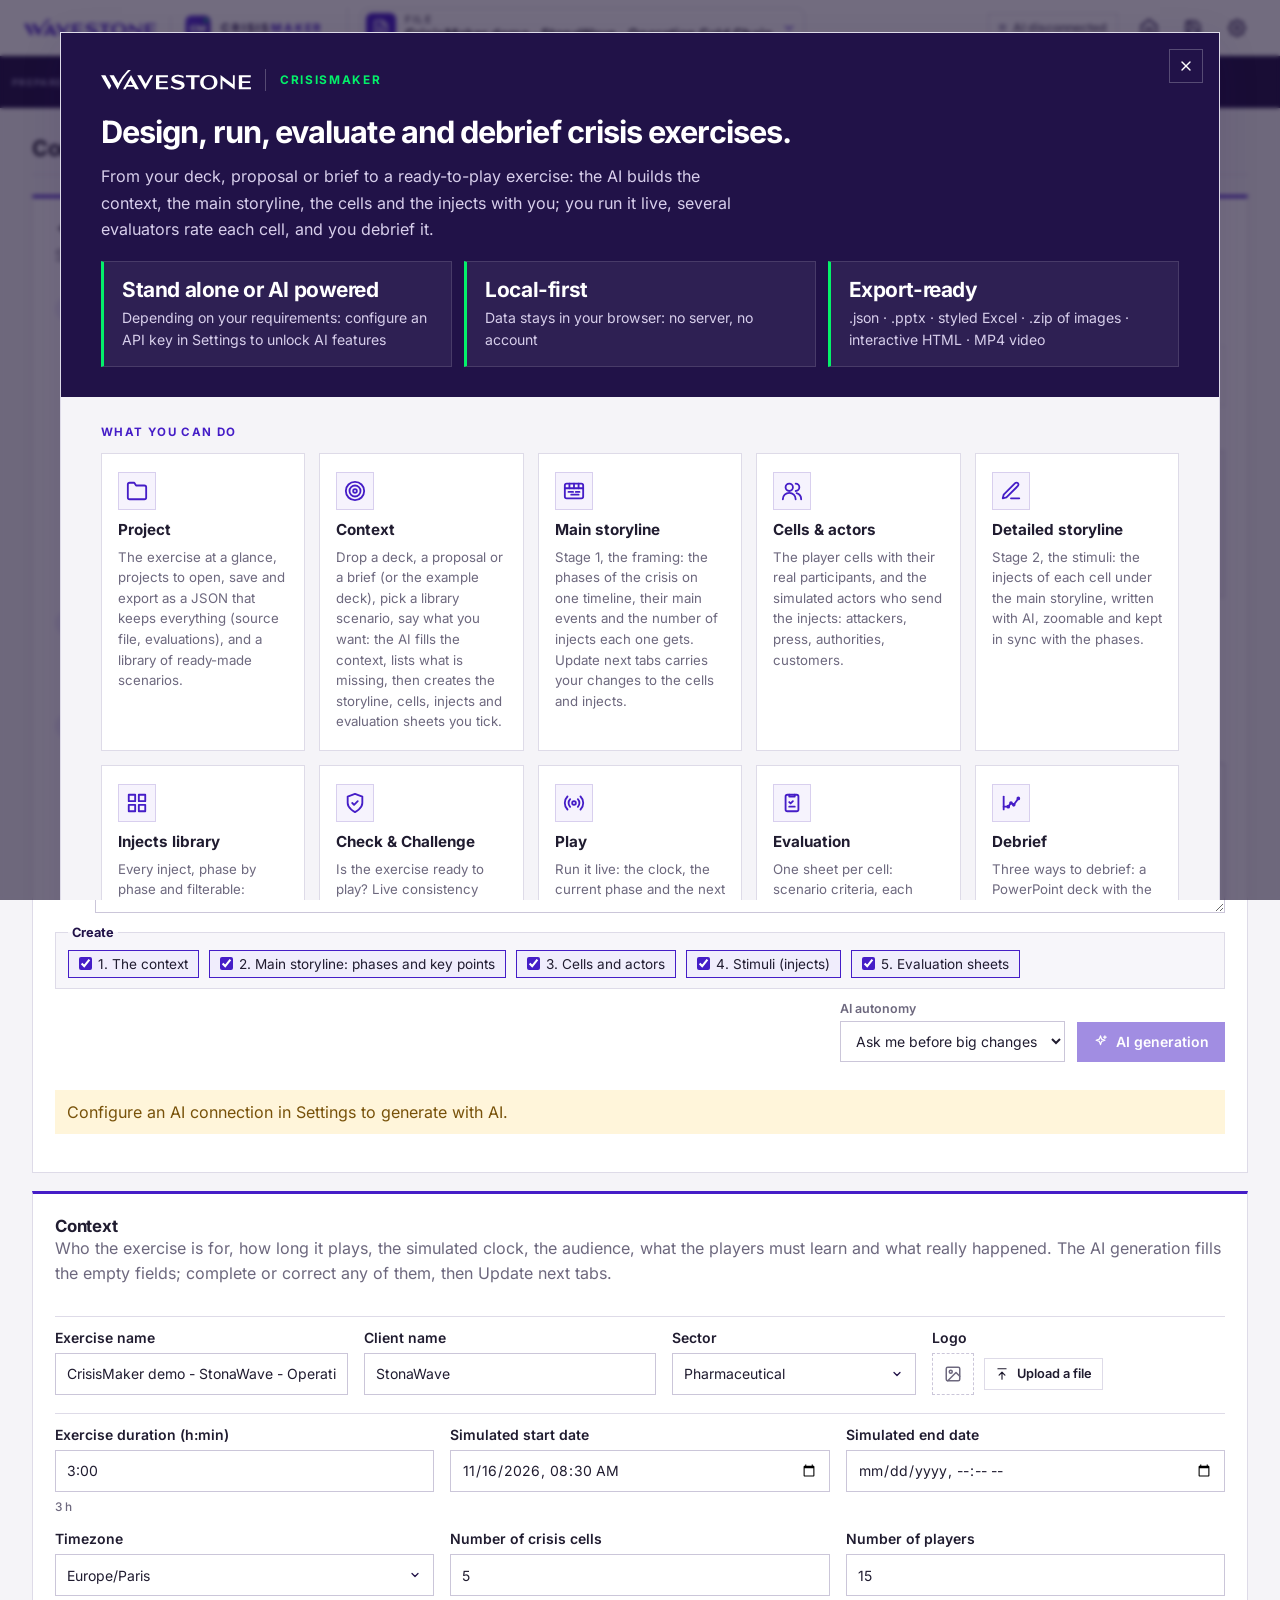
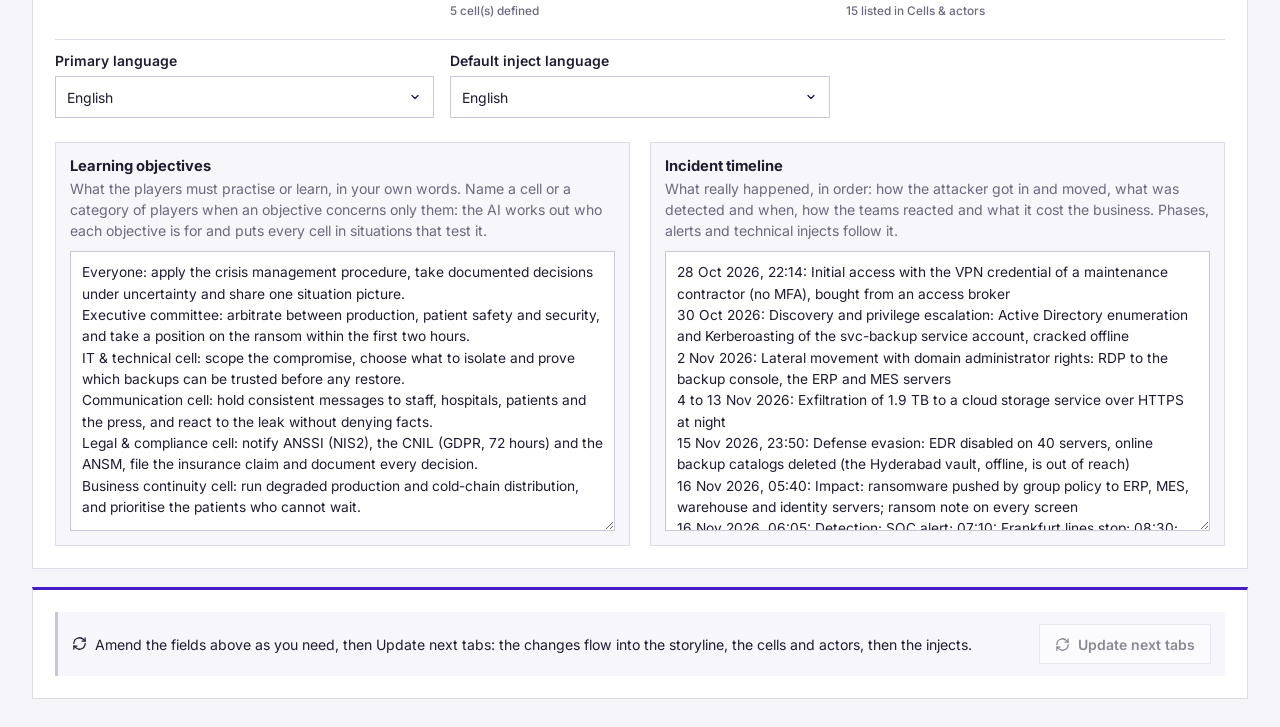
<file: index.html>
<!DOCTYPE html>
<html lang="en">
<head>
  <meta charset="UTF-8">
  <meta name="viewport" content="width=device-width, initial-scale=1.0">
  <meta name="theme-color" content="#211248">
  <meta http-equiv="Content-Security-Policy" content="default-src 'none'; script-src 'self' 'unsafe-inline' 'unsafe-eval' https://cdnjs.cloudflare.com https://unpkg.com; style-src 'self' 'unsafe-inline' https://fonts.googleapis.com; font-src 'self' data: https://fonts.gstatic.com; img-src 'self' data: blob:; media-src 'self' blob:; frame-src 'self' blob: data:; connect-src https://api.anthropic.com https://api.openai.com https://openrouter.ai https://api.mistral.ai https://deckseeder.pages.dev http://localhost:* http://127.0.0.1:* https://*.openai.azure.com https://*.services.ai.azure.com https://*.cognitiveservices.azure.com https://*.tts.speech.microsoft.com https://generativelanguage.googleapis.com https://unpkg.com https://cdn.jsdelivr.net https://fonts.googleapis.com https://fonts.gstatic.com; form-action 'none'; base-uri 'none'; frame-ancestors 'none';">
  <title>CrisisMaker by Wavestone - Crisis exercise platform</title>
  <link rel="icon" type="image/svg+xml" href="img/crisismaker-icon.svg">
  <!-- Critical inline styles for instant first paint (no flash of white) -->
  <style>
    body{margin:0;background:#f5f4f8;min-height:100vh}
  </style>
  <!-- Full CSS -->
  <link rel="stylesheet" href="css/main.css">
  <link rel="preload" href="fonts/inter-latin-400-normal.woff2" as="font" type="font/woff2" crossorigin>
  <link rel="stylesheet" href="fonts/fonts.css">
  <!-- Local-first: place html-to-image.min.js and jszip.min.js in js/lib/ for offline/standalone use -->
  <script defer src="js/lib/html-to-image.min.js"></script>
  <script defer src="js/lib/jszip.min.js"></script>
  <script defer src="js/lib/xlsx.full.min.js"></script>
  <script defer src="js/lib/pptxgen.min.js"></script>
  <!-- CDN fallback if local libs are missing (requires internet) -->
  <script defer src="js/lib-fallback.js"></script>
</head>
<body>
  <div id="app"></div>
  <div id="toast-root" class="toast-stack" aria-live="polite"></div>
  <script src="js/demo-scenario.js"></script>
  <script src="js/data.js"></script>
  <script src="js/config.js"></script>
  <script src="js/errors.js"></script>
  <script src="js/tech-log.js"></script>
  <script src="js/debrief-renderer.js"></script>
  <script src="js/debrief-editor-source.js"></script>
  <script src="js/debrief.js"></script>
  <script src="js/templates.js"></script>
  <script src="js/ai.js"></script>
  <script src="js/import-chronogram.js"></script>
  <script src="js/import-chronogram-ui.js"></script>
  <script src="js/pptx-reader.js"></script>
  <script src="js/checker.js"></script>
  <script src="js/persistence.js"></script>
  <script src="js/agent-prompts.js"></script>
  <script src="js/agent-tools.js"></script>
  <script src="js/agent-runner.js"></script>
  <script src="js/agent-view.js"></script>
  <script src="js/assistant.js"></script>
  <script src="js/scenario-model.js"></script>
  <script src="js/scenario-library-data.js"></script>
  <script src="js/scenario-library.js"></script>
  <script src="js/scenario-history.js"></script>
  <script src="js/scenario-ai.js"></script>
  <script src="js/scenario-sync.js"></script>
  <script src="js/exercise-model.js"></script>
  <script src="js/scenario-builder-view.js"></script>
  <script src="js/scenario-builder-events.js"></script>
  <script src="js/people.js"></script>
  <script src="js/scenario-tabs.js"></script>
  <script src="js/build-flow.js"></script>
  <script src="js/example-deck.js"></script>
  <script src="js/context-generation.js"></script>
  <script src="js/play.js"></script>
  <script src="js/xlsx-writer.js"></script>
  <script src="js/evaluation.js"></script>
  <script src="js/debrief-hub.js"></script>
  <script src="js/views.js"></script>
  <script src="js/app.js"></script>
</body>
</html>
</file>
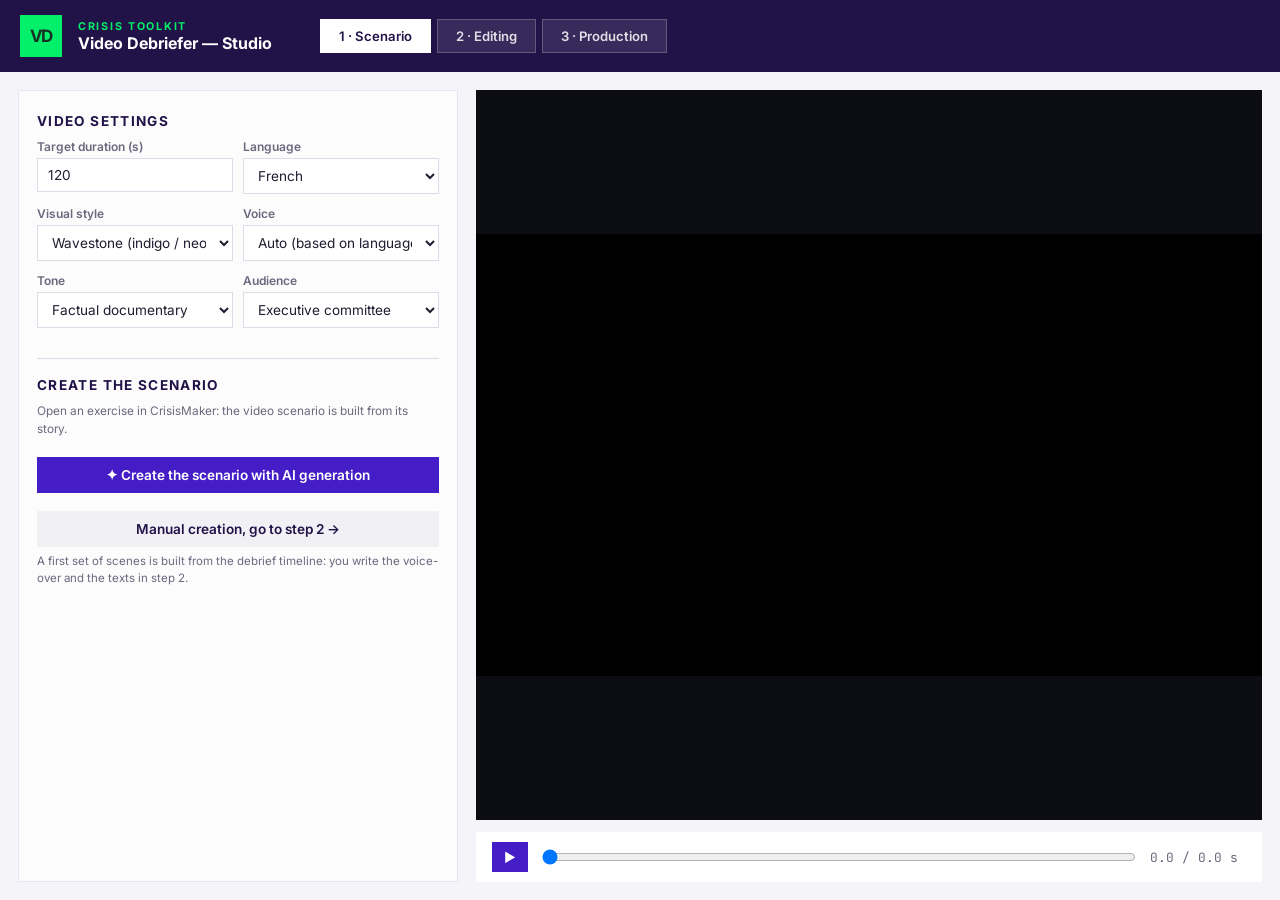
<file: video-debrief/index.html>
<!DOCTYPE html>
<html lang="fr">
<head>
<meta charset="UTF-8">
<title>Video Debriefer — Studio</title>
<meta name="viewport" content="width=device-width, initial-scale=1">
<script>document.documentElement.classList.toggle('integrated', new URLSearchParams(location.search).has('integrated'));</script>
<link rel="preconnect" href="https://fonts.googleapis.com">
<link href="https://fonts.googleapis.com/css2?family=Inter:wght@300;400;500;600;700&family=JetBrains+Mono:wght@400;500;600&display=swap" rel="stylesheet">
<style>
  :root {
    --bg: #f5f4f8; --surface: #ffffff; --surface-dark: #211248;
    --text: #201c30; --muted: #6d687e; --border: #dedbe8;
    --primary: #451dc7; --primary-strong: #211248; --accent: #04f06a;
    --accent-soft: #e1fded; --danger: #b52c43;
    --shadow-sm: none;
    --radius: 0; --radius-sm: 0;
    --ui: Inter, -apple-system, "Segoe UI", sans-serif;
    --mono: "JetBrains Mono", ui-monospace, Menlo, monospace;
  }
  * { box-sizing: border-box; }
  html, body { height: 100%; margin: 0; }
  body {
    font-family: var(--ui); color: var(--text); overflow: hidden;
    background: var(--bg);
  }
  button, input, select, textarea { font: inherit; color: inherit; }
  button { cursor: pointer; }
  .shell { display: flex; flex-direction: column; height: 100vh; }

  .topbar {
    min-height: 72px; flex-shrink: 0; z-index: 5; color: #fff;
    background: var(--surface-dark);
    display: flex; align-items: center; gap: 16px; padding: 0 20px;
    box-shadow: none;
  }
  .brand-mark {
    width: 42px; height: 42px; border-radius: 0; display: grid; place-items: center;
    background: var(--accent); color: #183127; border: 0;
    font-weight: 700; font-size: 17px; letter-spacing: -0.08em;
  }
  .brand-eyebrow { color: var(--accent); font-size: 0.67rem; font-weight: 700;
                   letter-spacing: 0.16em; text-transform: uppercase; }
  .brand-name { font-size: 1rem; font-weight: 700; }
  .steps { margin-left: 32px; display: flex; gap: 6px; }
  .step-btn {
    border: 1px solid rgba(255,255,255,0.22); background: rgba(255,255,255,0.10);
    color: rgba(255,255,255,0.85); border-radius: 0; padding: 8px 18px;
    font-size: 0.82rem; font-weight: 600;
  }
  .step-btn.active { background: #fff; color: var(--primary-strong); }
  .vd-wide { width: 100%; margin-top: 4px; }
  .hint.vd-small { font-size: 0.72rem; margin: 6px 0 14px; }
  .vd-advanced { margin-top: 16px; }
  .vd-advanced > summary { cursor: pointer; font-size: 0.78rem; font-weight: 700; color: var(--muted); margin-bottom: 10px; }

  .workspace { display: grid; grid-template-columns: 440px minmax(0,1fr);
               flex: 1; min-height: 0; padding: 18px; gap: 18px; }
  .panel {
    background: rgba(255,255,255,0.72); border: 1px solid rgba(69, 29, 199,0.10);
    border-radius: var(--radius); box-shadow: var(--shadow-sm);
    overflow-y: auto; padding: 18px; min-height: 0;
  }
  .preview-side { display: flex; flex-direction: column; min-height: 0; gap: 12px; }
  .preview-frame {
    flex: 1; min-height: 0; background: #0b0d12; border-radius: var(--radius);
    box-shadow: var(--shadow-sm); overflow: hidden; position: relative;
  }
  .preview-frame iframe { width: 1920px; height: 1080px; border: 0;
                          transform-origin: 0 0; position: absolute; }
  .scrub-bar { display: flex; gap: 12px; align-items: center;
               background: var(--surface); border-radius: var(--radius-sm);
               padding: 10px 16px; box-shadow: var(--shadow-sm); }
  .scrub-bar input[type=range] { flex: 1; }
  .scrub-time { font-family: var(--mono); font-size: 0.8rem; color: var(--muted); min-width: 96px; }
  .play-btn { border: 0; background: var(--primary); color: #fff; border-radius: 0;
              width: 36px; height: 30px; font-size: 0.8rem; }

  h3 { margin: 4px 0 10px; font-size: 0.85rem; text-transform: uppercase;
       letter-spacing: 0.1em; color: var(--primary-strong); }
  .field { margin-bottom: 12px; }
  .field label { display: block; font-size: 0.75rem; font-weight: 600;
                 color: var(--muted); margin-bottom: 4px; }
  .field input[type=text], .field input[type=password], .field input[type=number],
  .field select, .field textarea {
    width: 100%; border: 1px solid var(--border); border-radius: 0;
    padding: 8px 10px; background: #fff; font-size: 0.85rem;
  }
  .field textarea { font-family: var(--mono); font-size: 0.76rem; resize: vertical; }
  .row2 { display: grid; grid-template-columns: 1fr 1fr; gap: 10px; }
  .row3 { display: grid; grid-template-columns: 1fr 1fr 1fr; gap: 10px; }
  .btn { border: 0; border-radius: 0; padding: 10px 16px; font-weight: 600;
         font-size: 0.85rem; background: #f1f0f4; color: var(--primary-strong); }
  .btn-primary { background: var(--primary); color: #fff; }
  .btn-accent { background: var(--accent); color: #183127; }
  .btn-ghost { background: transparent; border: 1px dashed var(--border); }
  .btn-danger { background: transparent; color: var(--danger); }
  .btn:disabled { opacity: 0.5; cursor: default; }
  button:focus-visible, input:focus-visible, select:focus-visible, textarea:focus-visible, a:focus-visible {
    outline: 3px solid rgba(4, 240, 106,0.72);
    outline-offset: 2px;
  }
  .hint { font-size: 0.74rem; color: var(--muted); line-height: 1.5; margin: 6px 0 14px; }
  .divider { border-top: 1px solid var(--border); margin: 18px 0; }
  .badge { display: inline-block; padding: 3px 10px; border-radius: 0;
           background: var(--accent-soft); color: #116539; font-size: 0.72rem; font-weight: 700; }
  .badge.warn { background: #fdecec; color: var(--danger); }

  .scene-card { border: 1px solid var(--border); border-radius: var(--radius-sm);
                background: #fff; margin-bottom: 10px; overflow: hidden; }
  .scene-card > header { display: flex; align-items: center; gap: 8px;
                         padding: 10px 12px; cursor: pointer; }
  .scene-type { font-family: var(--mono); font-size: 0.68rem; padding: 3px 8px;
                background: var(--surface-dark); color: #fff; border-radius: 0; }
  .scene-title { font-weight: 600; font-size: 0.84rem; flex: 1; overflow: hidden;
                 text-overflow: ellipsis; white-space: nowrap; }
  .scene-dur { font-family: var(--mono); font-size: 0.72rem; color: var(--muted); }
  .scene-body { padding: 0 12px 12px; border-top: 1px solid var(--border); }
  .mini-btn { border: 0; background: transparent; font-size: 0.85rem; padding: 2px 5px; color: var(--muted); }
  .progress-wrap { background: #f1f0f4; border-radius: 0; height: 14px; overflow: hidden; }
  .progress-bar { height: 100%; background: var(--primary);
                  width: 0; transition: width 0.4s; }
  .log-box { font-family: var(--mono); font-size: 0.7rem; background: #211248; color: #d7ceeb;
             border-radius: 0; padding: 10px; max-height: 180px; overflow-y: auto;
             white-space: pre-wrap; margin-top: 10px; }
  .vd-box { border: 1px solid var(--border); border-left: 3px solid var(--primary); background: #fff; padding: 12px 14px; margin-bottom: 12px; }
  .vd-box.is-ready { border-left-color: var(--accent); }
  .vd-box .row2 { margin-bottom: 8px; }
  .vd-status { font-size: 0.78rem; font-weight: 600; color: var(--primary-strong); padding: 10px 0 0; }
  .vd-box.is-ready .vd-status { color: #116539; }
  .vd-check { display: flex; align-items: center; gap: 8px; font-size: 0.8rem; margin: 4px 0 12px; cursor: pointer; }
  .vd-check input { width: auto; margin: 0; }
  .vd-result video { width: 100%; margin-top: 10px; background: #000; }
  .vd-actions { display: flex; gap: 8px; flex-wrap: wrap; margin-top: 10px; }
  .step-view { display: none; }
  .step-view.active { display: block; }

  html.integrated body {
    background: #f5f4f8;
  }
  html.integrated .topbar {
    min-height: 62px;
    padding: 10px 16px;
    gap: 12px;
    color: var(--text);
    background: #ffffff;
    border-bottom: 1px solid var(--border);
    box-shadow: none;
  }
  html.integrated .brand-mark {
    width: 38px;
    height: 38px;
    border-radius: 0;
    background: var(--surface-dark);
    color: var(--accent);
    border: 0;
    letter-spacing: -0.06em;
  }
  html.integrated .brand-eyebrow {
    color: var(--muted);
    font-size: 0.62rem;
    letter-spacing: 0.13em;
  }
  html.integrated .brand-name {
    color: var(--primary-strong);
    font-size: 0.92rem;
  }
  html.integrated .steps {
    margin-left: 18px;
    gap: 7px;
  }
  html.integrated .step-btn {
    border-color: var(--border);
    background: #f8f7fb;
    color: var(--muted);
    padding: 7px 15px;
  }
  html.integrated .step-btn:hover {
    border-color: rgba(69, 29, 199,0.34);
    color: var(--primary);
  }
  html.integrated .step-btn.active {
    background: var(--primary);
    border-color: var(--primary);
    color: #fff;
  }
  html.integrated .workspace {
    padding: 14px;
    gap: 14px;
  }
  html.integrated .panel,
  html.integrated .preview-frame,
  html.integrated .scrub-bar {
    box-shadow: none;
  }

  @media (max-width: 1050px) {
    .workspace { grid-template-columns: minmax(340px, 42%) minmax(0, 1fr); }
    html.integrated .brand-eyebrow { display: none; }
    html.integrated .brand-name { max-width: 130px; line-height: 1.15; }
    html.integrated .steps { margin-left: 4px; }
    html.integrated .step-btn { padding: 7px 10px; }
  }
  @media (max-width: 760px) {
    body { overflow: auto; }
    .shell { min-height: 100vh; height: auto; }
    .topbar { align-items: flex-start; flex-wrap: wrap; padding: 12px; }
    .steps { order: 3; width: 100%; margin-left: 0; overflow-x: auto; }
    .step-btn { flex: 0 0 auto; }
    .workspace { grid-template-columns: 1fr; padding: 10px; }
    .panel { max-height: none; overflow: visible; }
    .preview-side { min-height: 360px; }
    .preview-frame { min-height: 300px; }
    .row2, .row3 { grid-template-columns: 1fr; }
  }
</style>
</head>
<body>
<div class="shell">
  <div class="topbar">
    <div class="brand-mark">VD</div>
    <div>
      <div class="brand-eyebrow">Crisis Toolkit</div>
      <div class="brand-name">Video Debriefer — Studio</div>
    </div>
    <div class="steps">
      <button class="step-btn active" data-step="1">1 · Scénario</button>
      <button class="step-btn" data-step="2">2 · Adaptation</button>
      <button class="step-btn" data-step="3">3 · Production</button>
    </div>
  </div>

  <div class="workspace">
    <aside class="panel">

      <!-- ════════ STEP 1 — SCÉNARIO ════════ -->
      <div class="step-view active" id="view-1">
        <h3>Réglages de la vidéo</h3>
        <div class="row2">
          <div class="field"><label>Durée cible (s)</label>
            <input type="number" id="set-duration" value="120" min="45" max="300"></div>
          <div class="field"><label>Langue</label>
            <select id="set-lang">
              <option value="fr" selected>Français</option><option value="en">English</option>
              <option value="es">Español</option><option value="de">Deutsch</option>
              <option value="it">Italiano</option><option value="pt">Português</option>
            </select></div>
        </div>
        <div class="row2">
          <div class="field"><label>Style graphique</label>
            <select id="set-theme">
              <option value="wavestone" selected>Wavestone (indigo / néon)</option>
              <option value="cyber-dark">Cyber dark (sépia / rouge)</option>
            </select></div>
          <div class="field"><label>Voix</label>
            <select id="set-voice">
              <option value="" selected>Auto (selon langue)</option>
            </select></div>
        </div>
        <div class="row2">
          <div class="field"><label>Ton</label>
            <select id="set-tone">
              <option value="documentaire sobre et factuel" selected>Documentaire sobre</option>
              <option value="dramatique et tendu">Dramatique</option>
              <option value="pédagogique et accessible">Pédagogique</option>
              <option value="executive brief, direct et synthétique">Executive brief</option>
            </select></div>
          <div class="field"><label>Public</label>
            <select id="set-audience">
              <option value="comité exécutif" selected>Comex</option>
              <option value="équipes cyber">Équipes cyber</option>
              <option value="tous collaborateurs">Tous collaborateurs</option>
            </select></div>
        </div>

        <div class="divider"></div>
        <h3>Créer le scénario</h3>
        <div class="hint" id="material-summary"></div>
        <button class="btn btn-primary vd-wide" id="btn-generate">✦ Créer le scénario par génération IA</button>
        <div class="hint vd-small" id="models-status">En attente des réglages IA de CrisisMaker…</div>
        <select id="ai-provider" hidden>
          <option value="none" selected>Aucun</option>
          <option value="anthropic">Anthropic</option>
          <option value="openai">OpenAI</option>
          <option value="openrouter">OpenRouter</option>
          <option value="mistral">Mistral</option>
          <option value="ollama">Ollama</option>
          <option value="local_server">AI local server</option>
        </select>
        <select id="ai-model" hidden></select>
        <input type="password" id="ai-key" hidden>
        <input type="url" id="ai-base-url" hidden>
        <input type="url" id="ai-proxy-url" hidden>
        <button class="btn vd-wide" id="btn-manual">Création manuelle, aller à l’étape 2 →</button>
        <div class="hint vd-small" id="manual-help">Un premier découpage en scènes est construit depuis la timeline du debrief : vous rédigez la voix off et les textes à l’étape 2.</div>
        <div class="hint" id="gen-status"></div>
      </div>

      <!-- ════════ STEP 2 — ADAPTATION ════════ -->
      <div class="step-view" id="view-2">
        <h3>Projet <span class="badge" id="dur-badge">—</span></h3>
        <div class="hint">Ajustez chaque scène : voix off, textes à l’écran, photos. L’aperçu à droite montre la vidéo telle qu’elle sera produite.</div>
        <div class="row2">
          <div class="field"><label>Titre</label><input type="text" id="p-title"></div>
          <div class="field"><label>Style</label>
            <select id="p-theme">
              <option value="wavestone">Wavestone</option>
              <option value="cyber-dark">Cyber dark</option>
            </select></div>
        </div>
        <div class="divider"></div>
        <h3>Scènes <button class="mini-btn" id="btn-add-scene" title="Ajouter">＋</button></h3>
        <div id="scene-list"></div>
        <button class="btn btn-primary vd-wide" id="btn-to-production">Passer à la production →</button>
        <details class="vd-advanced">
          <summary>Options avancées : JSON du projet</summary>
          <div class="hint">Édition libre — toutes les options avancées
            (cues <code>at</code>, caméra, moods, couleurs…) sont là.</div>
          <div class="field"><textarea id="json-editor" rows="14" spellcheck="false"></textarea></div>
          <div class="row2">
            <button class="btn" id="btn-apply-json">Appliquer le JSON</button>
            <button class="btn" id="btn-download">Télécharger le projet</button>
          </div>
        </details>
      </div>

      <!-- ════════ STEP 3 — PRODUCTION ════════ -->
      <div class="step-view" id="view-3">
        <h3>Produire la vidéo</h3>
        <div class="hint" id="browser-production-help">Tout se fait <b>dans ce navigateur</b> : voix off, images, musique et fichier MP4. Rien n’est envoyé ailleurs.</div>
        <div class="vd-box" id="local-voice-box">
          <div class="row2">
            <div class="field"><label>Voix off</label>
              <select id="local-voice"></select></div>
            <div class="field"><label>Statut</label>
              <div class="vd-status" id="local-voice-status">Non chargée</div></div>
          </div>
          <div class="row2">
            <button class="btn btn-primary" id="btn-local-voice">⬇ Charger la voix</button>
            <button class="btn" id="btn-local-voice-test" disabled>▶ Écouter</button>
          </div>
          <div class="progress-wrap" id="local-voice-progress" style="display:none"><div class="progress-bar" id="local-voice-bar"></div></div>
          <div class="hint" id="local-voice-note" style="margin-bottom:0">Téléchargée une seule fois, puis gardée dans ce navigateur. Sans voix chargée, la vidéo sort avec la musique et des sous-titres.</div>
        </div>
        <label class="vd-check"><input type="checkbox" id="browser-subtitles"> <span>Sous-titres incrustés</span></label>
        <button class="btn btn-accent" id="btn-browser-produce" style="width:100%">▶ Produire la vidéo</button>
        <div style="margin:14px 0 6px"><div class="progress-wrap"><div class="progress-bar" id="browser-bar"></div></div></div>
        <div class="hint" id="browser-stage"></div>
        <div class="vd-result" id="browser-done" style="display:none">
          <div class="vd-actions">
            <a class="btn btn-primary" id="browser-link" href="#" download style="text-decoration:none; display:inline-block">⬇ Télécharger la vidéo</a>
          </div>
          <video id="browser-video" controls playsinline></video>
        </div>
        <div class="vd-actions"><button class="btn btn-danger" id="btn-browser-cancel" style="display:none">✕ Annuler</button></div>
      </div>
    </aside>

    <main class="preview-side">
      <div class="preview-frame" id="preview-frame">
        <iframe id="preview" src="engine/scene.html?preview=1" title="Aperçu de la vidéo de débrief"></iframe>
      </div>
      <div class="scrub-bar">
        <button class="play-btn" id="btn-play">▶</button>
        <input type="range" id="scrub" min="0" max="100" step="0.05" value="0">
        <span class="scrub-time" id="scrub-time">0.0 / 0.0 s</span>
      </div>
    </main>
  </div>
</div>

<script src="browser/mp4.js"></script>
<script src="browser/encode.js"></script>
<script src="browser/music.js"></script>
<script src="browser/voice.js"></script>
<script src="browser/produce.js"></script>
<script>
/* ═══════════════════════ state ═══════════════════════ */
const $ = id => document.getElementById(id);
let project = null;
let totalDur = 0, playing = false, playT = 0, lastTick = 0;
let engineReady = false;
let applyingCrisisMakerState = false;
let interfaceLanguage = 'fr';
// Text kept with older projects; the scenario is now built from the CrisisMaker exercise.
let storedMaterial = '';

const UI_TEXT = {
  en: {
    '1 · Scénario': '1 · Scenario', '2 · Adaptation': '2 · Editing', '3 · Production': '3 · Production',
    'Réglages de la vidéo': 'Video settings', 'Durée cible (s)': 'Target duration (s)', 'Langue': 'Language',
    'Style graphique': 'Visual style', 'Voix': 'Voice', 'Ton': 'Tone', 'Public': 'Audience',
    'Wavestone (indigo / néon)': 'Wavestone (indigo / neon)', 'Cyber dark (sépia / rouge)': 'Cyber dark (sepia / red)',
    'Français': 'French', 'Documentaire sobre': 'Factual documentary', 'Dramatique': 'Dramatic',
    'Pédagogique': 'Educational', 'Executive brief': 'Executive brief', 'Comex': 'Executive committee',
    'Équipes cyber': 'Cyber teams', 'Tous collaborateurs': 'All employees',
    'Créer le scénario': 'Create the scenario',
    '✦ Créer le scénario par génération IA': '✦ Create the scenario with AI generation',
    'En attente des réglages IA de CrisisMaker…': 'Waiting for the CrisisMaker AI settings…',
    'Création manuelle, aller à l’étape 2 →': 'Manual creation, go to step 2 →',
    'Un premier découpage en scènes est construit depuis la timeline du debrief : vous rédigez la voix off et les textes à l’étape 2.': 'A first set of scenes is built from the debrief timeline: you write the voice-over and the texts in step 2.',
    'Projet': 'Project', 'Titre': 'Title', 'Style': 'Style', 'Scènes': 'Scenes',
    'Ajustez chaque scène : voix off, textes à l’écran, photos. L’aperçu à droite montre la vidéo telle qu’elle sera produite.': 'Adjust each scene: voice-over, on-screen texts, photos. The preview on the right shows the video as it will be produced.',
    'Passer à la production →': 'Go to production →',
    'Options avancées : JSON du projet': 'Advanced: project JSON',
    'Édition libre — toutes les options avancées (cues at, caméra, moods, couleurs…) sont là.': 'Free editing — all advanced options (at cues, camera, moods, colors…) are available here.',
    'Appliquer le JSON': 'Apply JSON', 'Télécharger le projet': 'Download project',
    'Auto (selon langue)': 'Auto (based on language)', 'Aucun': 'None',
    'Produire la vidéo': 'Produce the video',
    'Voix off': 'Voice-over', 'Statut': 'Status', 'Non chargée': 'Not loaded',
    '⬇ Charger la voix': '⬇ Load the voice', '▶ Écouter': '▶ Listen',
    'Téléchargée une seule fois, puis gardée dans ce navigateur. Sans voix chargée, la vidéo sort avec la musique et des sous-titres.': 'Downloaded once, then kept in this browser. Without a voice, the video comes out with the music and subtitles.',
    'Sous-titres incrustés': 'Burned-in subtitles', '▶ Produire la vidéo': '▶ Produce the video',
    '⬇ Télécharger la vidéo': '⬇ Download the video', '✕ Annuler': '✕ Cancel'
  },
  de: {
    '1 · Scénario': '1 · Szenario', '2 · Adaptation': '2 · Bearbeitung', '3 · Production': '3 · Produktion',
    'Réglages de la vidéo': 'Videoeinstellungen', 'Durée cible (s)': 'Zieldauer (s)', 'Langue': 'Sprache',
    'Style graphique': 'Grafikstil', 'Voix': 'Stimme', 'Ton': 'Ton', 'Public': 'Zielgruppe',
    'Wavestone (indigo / néon)': 'Wavestone (Indigo / Neon)', 'Cyber dark (sépia / rouge)': 'Cyber Dark (Sepia / Rot)',
    'Français': 'Französisch', 'Documentaire sobre': 'Sachliche Dokumentation', 'Dramatique': 'Dramatisch',
    'Pédagogique': 'Lehrreich', 'Executive brief': 'Executive Brief', 'Comex': 'Vorstand',
    'Équipes cyber': 'Cyber-Teams', 'Tous collaborateurs': 'Alle Mitarbeitenden',
    'Créer le scénario': 'Szenario erstellen',
    '✦ Créer le scénario par génération IA': '✦ Szenario mit KI erstellen',
    'En attente des réglages IA de CrisisMaker…': 'Warten auf die KI-Einstellungen von CrisisMaker…',
    'Création manuelle, aller à l’étape 2 →': 'Manuell erstellen, weiter zu Schritt 2 →',
    'Un premier découpage en scènes est construit depuis la timeline du debrief : vous rédigez la voix off et les textes à l’étape 2.': 'Eine erste Szenenfolge wird aus der Debrief-Zeitleiste erstellt: Sprechertext und Texte schreiben Sie in Schritt 2.',
    'Projet': 'Projekt', 'Titre': 'Titel', 'Style': 'Stil', 'Scènes': 'Szenen',
    'Ajustez chaque scène : voix off, textes à l’écran, photos. L’aperçu à droite montre la vidéo telle qu’elle sera produite.': 'Passen Sie jede Szene an: Sprechertext, Bildschirmtexte, Fotos. Die Vorschau rechts zeigt das Video so, wie es produziert wird.',
    'Passer à la production →': 'Weiter zur Produktion →',
    'Options avancées : JSON du projet': 'Erweitert: Projekt-JSON',
    'Édition libre — toutes les options avancées (cues at, caméra, moods, couleurs…) sont là.': 'Freie Bearbeitung — alle erweiterten Optionen sind hier verfügbar.',
    'Appliquer le JSON': 'JSON anwenden', 'Télécharger le projet': 'Projekt herunterladen',
    'Auto (selon langue)': 'Auto (je nach Sprache)', 'Aucun': 'Keiner',
    'Produire la vidéo': 'Video produzieren',
    'Voix off': 'Sprecherstimme', 'Statut': 'Status', 'Non chargée': 'Nicht geladen',
    '⬇ Charger la voix': '⬇ Stimme laden', '▶ Écouter': '▶ Anhören',
    'Téléchargée une seule fois, puis gardée dans ce navigateur. Sans voix chargée, la vidéo sort avec la musique et des sous-titres.': 'Einmal heruntergeladen und dann in diesem Browser gespeichert. Ohne Stimme enthält das Video Musik und Untertitel.',
    'Sous-titres incrustés': 'Eingebrannte Untertitel', '▶ Produire la vidéo': '▶ Video produzieren',
    '⬇ Télécharger la vidéo': '⬇ Video herunterladen', '✕ Annuler': '✕ Abbrechen'
  }
};
const originalInterfaceText = new WeakMap();
function uiText(fr, en, de){
  if (interfaceLanguage === 'en') return en || UI_TEXT.en[fr] || fr;
  if (interfaceLanguage === 'de') return de || UI_TEXT.de[fr] || UI_TEXT.en[fr] || fr;
  return fr;
}
function applyInterfaceLanguage(language){
  interfaceLanguage = ['fr', 'en', 'de'].includes(language) ? language : 'en';
  document.documentElement.lang = interfaceLanguage;
  const walker = document.createTreeWalker(document.body, NodeFilter.SHOW_TEXT);
  let node;
  while ((node = walker.nextNode())) {
    if (['SCRIPT', 'STYLE', 'TEXTAREA'].includes(node.parentElement?.tagName)) continue;
    if (!originalInterfaceText.has(node)) originalInterfaceText.set(node, node.nodeValue);
    const original = originalInterfaceText.get(node);
    const normalized = original.trim().replace(/\s+/g, ' ');
    const translated = UI_TEXT[interfaceLanguage]?.[normalized];
    node.nodeValue = translated
      ? `${original.match(/^\s*/)?.[0] || ''}${translated}${original.match(/\s*$/)?.[0] || ''}`
      : original;
  }
  const richText = {
    fr: { browser: 'Tout se fait <b>dans ce navigateur</b> : voix off, images, musique et fichier MP4. Rien n’est envoyé ailleurs.' },
    en: { browser: 'Everything happens <b>in this browser</b>: voice-over, images, music and the MP4 file. Nothing is sent anywhere.' },
    de: { browser: 'Alles geschieht <b>in diesem Browser</b>: Sprechertext, Bilder, Musik und MP4-Datei. Nichts wird übertragen.' }
  }[interfaceLanguage];
  $('browser-production-help').innerHTML = richText.browser;
  renderMaterialSummary();
  fillVoices();
  if (typeof refreshLocalVoice === 'function') refreshLocalVoice();
}

function videoDebriefState(){
  const activeStep = Number(document.querySelector('.step-btn.active')?.dataset.step) || 1;
  return {
    source_material: storedMaterial,
    setup: {
      duration: parseFloat($('set-duration').value) || 120,
      language: $('set-lang').value,
      theme: $('set-theme').value,
      voice: $('set-voice').value,
      tone: $('set-tone').value,
      audience: $('set-audience').value
    },
    project: project ? JSON.parse(JSON.stringify(project)) : null,
    ui: { active_step: activeStep }
  };
}
/* The latest state is always readable by CrisisMaker (frameElement); saving it is debounced
   and goes through one channel only (the direct bridge, else postMessage). Standalone, the
   studio keeps its own draft; inside CrisisMaker, the project saves it. */
let notifyTimer = null;
function notifyCrisisMakerProjectChange(){
  const state = videoDebriefState();
  if (window.frameElement) window.frameElement._videoDebriefState = state;
  if (applyingCrisisMakerState) return;
  clearTimeout(notifyTimer);
  notifyTimer = setTimeout(() => flushCrisisMakerProjectChange(state), 300);
}
function flushCrisisMakerProjectChange(state){
  if (window.parent === window) {
    try { localStorage.setItem('crisismaker_video_debrief_draft_v1', JSON.stringify(state)); } catch (error) {}
    return;
  }
  try {
    if (typeof window.parent.CrisisMakerVideoDebrief?.setProjectState === 'function') {
      window.parent.CrisisMakerVideoDebrief.setProjectState(state);
      return;
    }
  } catch (error) {}
  const targetOrigin = window.location.origin === 'null' ? '*' : window.location.origin;
  window.parent.postMessage({ type:'video-debrief-project-change', state }, targetOrigin);
}
function applyCrisisMakerProjectState(state){
  if (!state || typeof state !== 'object') return;
  applyingCrisisMakerState = true;
  try {
    if (typeof state.source_material === 'string') storedMaterial = state.source_material;
    const setup = state.setup || {};
    if (setup.duration) $('set-duration').value = setup.duration;
    if (setup.language) $('set-lang').value = setup.language;
    if (setup.theme) $('set-theme').value = setup.theme;
    if (setup.voice !== undefined) $('set-voice').value = setup.voice;
    if (setup.tone) $('set-tone').value = setup.tone;
    if (setup.audience) $('set-audience').value = setup.audience;
    // A value from an older version that no option matches: back to the first option.
    ['set-tone', 'set-audience', 'set-theme', 'set-lang'].forEach((id) => { if (!$(id).value) $(id).selectedIndex = 0; });
    fillVoices();
    if (setup.voice !== undefined) $('set-voice').value = setup.voice;
    if (state.project) {
      applyProject(JSON.parse(JSON.stringify(state.project)));
    } else {
      // No video project in this CrisisMaker project: never keep the previous one's scenes.
      project = null;
      $('p-title').value = '';
      $('json-editor').value = '';
      renderSceneCards();
      pushProject();
    }
    if ([1, 2, 3].includes(Number(state.ui?.active_step))) setStep(Number(state.ui.active_step));
    renderMaterialSummary();
  } finally {
    applyingCrisisMakerState = false;
    if (window.frameElement) window.frameElement._videoDebriefState = videoDebriefState();
  }
}

/* ═══════════════ preview iframe scaling & messaging ═══════════════ */
function fitPreview(){
  const frame = $('preview-frame'), ifr = $('preview');
  const k = Math.min(frame.clientWidth/1920, frame.clientHeight/1080);
  ifr.style.transform = `scale(${k})`;
  ifr.style.left = ((frame.clientWidth - 1920*k)/2) + 'px';
  ifr.style.top = ((frame.clientHeight - 1080*k)/2) + 'px';
}
window.addEventListener('resize', fitPreview);

function pushProject(){
  if (!project) return;
  const targetOrigin = window.location.origin === 'null' ? '*' : window.location.origin;
  $('preview').contentWindow.postMessage({ type:'project', project, t: playT }, targetOrigin);
}
window.addEventListener('message', ev => {
  if (ev.source !== $('preview').contentWindow) return;
  if (ev.origin !== window.location.origin && ev.origin !== 'null') return;
  const m = ev.data || {};
  if (m.type === 'engine-hello'){ engineReady = true; pushProject(); }
  if (m.type === 'engine-ready'){
    totalDur = m.total || 0;
    $('scrub').max = totalDur;
    updateDurBadge();
    seekPreview(playT);
  }
});
function seekPreview(t){
  playT = Math.max(0, Math.min(t, totalDur));
  const targetOrigin = window.location.origin === 'null' ? '*' : window.location.origin;
  $('preview').contentWindow.postMessage({ type:'seek', t: playT }, targetOrigin);
  $('scrub').value = playT;
  $('scrub-time').textContent = playT.toFixed(1) + ' / ' + totalDur.toFixed(1) + ' s';
}
$('scrub').addEventListener('input', e => { playing = false; $('btn-play').textContent = '▶'; seekPreview(parseFloat(e.target.value)); });
$('btn-play').addEventListener('click', () => {
  playing = !playing;
  $('btn-play').textContent = playing ? '⏸' : '▶';
  if (playing){ lastTick = performance.now(); requestAnimationFrame(tick); }
});
function tick(now){
  if (!playing) return;
  playT += (now - lastTick)/1000; lastTick = now;
  if (playT >= totalDur){ playT = 0; }
  seekPreview(playT);
  requestAnimationFrame(tick);
}

/* ═══════════════════════ steps ═══════════════════════ */
document.querySelectorAll('.step-btn').forEach(b => b.addEventListener('click', () => {
  document.querySelectorAll('.step-btn').forEach(x => x.classList.toggle('active', x === b));
  document.querySelectorAll('.step-view').forEach(v => v.classList.remove('active'));
  $('view-' + b.dataset.step).classList.add('active');
  if (b.dataset.step === '1') renderMaterialSummary();
  if (!applyingCrisisMakerState) notifyCrisisMakerProjectChange();
}));

/* ─────────── dynamic model list (fetched from the provider API) ─────────── */
const FALLBACK_MODELS = {
  anthropic: ['claude-fable-5', 'claude-opus-4-8', 'claude-sonnet-4-6', 'claude-haiku-4-5'],
  openai: ['gpt-4o', 'gpt-4o-mini'],
  openrouter: ['openrouter/auto', '~openai/gpt-latest', 'anthropic/claude-sonnet-4.6'],
  mistral: ['mistral-large-latest', 'mistral-medium-latest', 'mistral-small-latest'],
  ollama: ['llama3.2', 'gpt-oss:120b', 'gpt-oss:20b'],
  local_server: [],
};
async function fetchOllamaApi(url, init){
  const proxy = $('ai-proxy-url').value;
  if (!proxy) return fetch(url, init);
  return fetch(proxy, {
    method: 'POST', signal: init.signal,
    headers: { 'Content-Type': 'application/json' },
    body: JSON.stringify({ provider: 'ollama', url, method: init.method || 'POST', headers: init.headers || {}, body: init.body || '' })
  });
}
function fillModels(list, keep){
  const sel = $('ai-model');
  const want = keep || sel.value || localStorage.getItem('vd-ai-model') || '';
  const opts = list.slice();
  if (want && !opts.includes(want)) opts.unshift(want);
  sel.innerHTML = '';
  opts.forEach(id => {
    const o = document.createElement('option');
    o.value = id; o.textContent = id;
    sel.appendChild(o);
  });
  sel.value = opts.includes(want) && want ? want : opts[0] || '';
  localStorage.setItem('vd-ai-model', sel.value);
}
async function fetchModels(){
  const provider = $('ai-provider').value, key = $('ai-key').value.trim();
  const baseUrl = ($('ai-base-url').value || 'http://localhost:11434').replace(/\/+$/, '');
  const status = $('models-status');
  if (provider === 'none'){ fillModels([]); status.textContent = ''; return; }
  if (!key && provider !== 'local_server' && (provider !== 'ollama' || baseUrl === 'https://ollama.com')){
    fillModels(FALLBACK_MODELS[provider] || []);
    status.textContent = 'Liste par défaut — entrez votre clé puis ⟳ pour la liste complète.';
    return;
  }
  status.textContent = 'Chargement des modèles…';
  try {
    let ids = [];
    if (provider === 'anthropic'){
      const r = await fetch('https://api.anthropic.com/v1/models?limit=100', {
        headers: { 'x-api-key': key, 'anthropic-version': '2023-06-01',
                   'anthropic-dangerous-direct-browser-access': 'true' } });
      if (!r.ok) throw new Error('HTTP ' + r.status);
      ids = (await r.json()).data.map(m => m.id);
    } else if (provider === 'openai' || provider === 'openrouter' || provider === 'mistral') {
      const endpoint = provider === 'mistral' ? 'https://api.mistral.ai/v1/models' : provider === 'openrouter' ? 'https://openrouter.ai/api/v1/models' : 'https://api.openai.com/v1/models';
      const r = await fetch(endpoint, {
        headers: { 'Authorization': 'Bearer ' + key } });
      if (!r.ok) throw new Error('HTTP ' + r.status);
      ids = (await r.json()).data
        .filter(m => provider !== 'mistral' || m.capabilities?.completion_chat !== false)
        .filter(m => provider !== 'openrouter' || !m.architecture?.output_modalities || m.architecture.output_modalities.includes('text'))
        .map(m => m.id)
        .filter(id => provider === 'mistral'
          ? !/(embed|moderation|ocr|transcribe|tts|voxtral|codestral-embed)/i.test(id)
          : provider === 'openrouter' ? Boolean(id) : /^(gpt-|o\d|chatgpt)/.test(id)
            && !/(audio|realtime|search|transcribe|tts|embed|image|moderation|instruct)/i.test(id))
        .sort().reverse();
    } else if (provider === 'local_server') {
      // CoPro Desktop's Local API, LM Studio, llama.cpp, vLLM or Ollama's /v1: called directly, key optional.
      const r = await fetch(baseUrl + '/models', { headers: key ? { 'Authorization': 'Bearer ' + key } : {} });
      if (!r.ok) throw new Error('HTTP ' + r.status);
      ids = ((await r.json()).data || []).map(m => m.id).filter(Boolean).sort();
    } else if (provider === 'ollama') {
      const r = await fetchOllamaApi(baseUrl + '/api/tags', {
        method: 'GET',
        headers: key ? { 'Authorization': 'Bearer ' + key } : {}
      });
      if (!r.ok) throw new Error('HTTP ' + r.status);
      ids = (await r.json()).models.map(m => m.name || m.model).filter(Boolean).sort();
    }
    if (!ids.length) throw new Error('liste vide');
    fillModels(ids);
    status.textContent = ids.length + ' modèles disponibles.';
  } catch (e) {
    fillModels(FALLBACK_MODELS[provider] || []);
    status.textContent = 'Liste par défaut (API : ' + e.message + ').';
  }
}
$('ai-provider').addEventListener('change', () => {
  fillModels(FALLBACK_MODELS[$('ai-provider').value] || [],
             (FALLBACK_MODELS[$('ai-provider').value] || [])[0]);
  fetchModels();
});
$('ai-key').addEventListener('change', fetchModels);
fetchModels();

/* ═══════════════ CrisisMaker settings bridge ═══════════════ */
function applyCrisisMakerAISettings(settings){
  if (settings?.uiLanguage) applyInterfaceLanguage(settings.uiLanguage);
  const provider = settings && settings.provider;
  const supported = settings && settings.supported && ['anthropic', 'openai', 'openrouter', 'mistral', 'ollama', 'local_server'].includes(provider);
  if (!supported){
    $('ai-provider').value = 'none';
    $('ai-key').value = '';
    fillModels([]);
    $('models-status').textContent = settings && settings.sourceProvider
      ? uiText(
          `Le fournisseur ${settings.sourceProvider} configuré dans CrisisMaker n’est pas pris en charge par Video Debrief.`,
          `The ${settings.sourceProvider} provider configured in CrisisMaker is not supported by Video Debrief.`,
          `Der in CrisisMaker konfigurierte Anbieter ${settings.sourceProvider} wird von Video Debrief nicht unterstützt.`
        )
      : uiText(
          'Configurez un fournisseur IA dans les réglages CrisisMaker.',
          'Configure an AI provider in CrisisMaker settings.',
          'Konfigurieren Sie einen KI-Anbieter in den CrisisMaker-Einstellungen.'
        );
    return;
  }

  $('ai-provider').value = provider;
  $('ai-key').value = settings.apiKey || '';
  $('ai-base-url').value = settings.baseUrl || 'http://localhost:11434';
  $('ai-proxy-url').value = settings.proxyUrl || '';
  fillModels(FALLBACK_MODELS[provider] || [], settings.model || '');
  const providerLabel = provider === 'anthropic' ? 'Anthropic' : provider === 'mistral' ? 'Mistral' : provider === 'openrouter' ? 'OpenRouter' : provider === 'ollama' ? 'Ollama' : provider === 'local_server' ? 'AI local server' : 'OpenAI';
  const modelLabel = settings.model ? ` · ${settings.model}` : '';
  $('models-status').textContent = settings.apiKey || provider === 'local_server' || (provider === 'ollama' && settings.baseUrl !== 'https://ollama.com')
    ? uiText(
        `${providerLabel}${modelLabel} · réglages repris depuis CrisisMaker.`,
        `${providerLabel}${modelLabel} · settings inherited from CrisisMaker.`,
        `${providerLabel}${modelLabel} · Einstellungen aus CrisisMaker übernommen.`
      )
    : uiText(
        `${providerLabel}${modelLabel} · aucune clé API configurée dans CrisisMaker.`,
        `${providerLabel}${modelLabel} · no API key configured in CrisisMaker.`,
        `${providerLabel}${modelLabel} · kein API-Schlüssel in CrisisMaker konfiguriert.`
      );
}
function storedCrisisMakerAISettings(){
  try {
    const saved = JSON.parse(localStorage.getItem('crisismaker_settings_v1') || '{}');
    const sourceProvider = localStorage.getItem('aiProvider') || saved.ai_provider || 'anthropic';
    const supported = ['anthropic', 'openai', 'openrouter', 'mistral', 'ollama', 'local_server'].includes(sourceProvider);
    const ollamaCloud = sourceProvider === 'ollama' && (localStorage.getItem('crisismaker_ollama_mode') || saved.ollama_mode) === 'cloud';
    return {
      provider: supported ? sourceProvider : 'none',
      model: supported ? (saved.ai_model || '') : '',
      apiKey: supported && (sourceProvider !== 'ollama' || ollamaCloud) ? ((typeof sessionStorage !== 'undefined' ? sessionStorage : localStorage).getItem('crisismaker_api_key') || '') : '',
      baseUrl: sourceProvider === 'ollama' ? (ollamaCloud ? 'https://ollama.com' : (localStorage.getItem('crisismaker_ollama_endpoint') || saved.ollama_endpoint || 'http://localhost:11434'))
        : sourceProvider === 'local_server' ? (localStorage.getItem('crisismaker_local_server_url') || saved.local_server_url || 'http://127.0.0.1:11434/v1').trim().replace(/\/+$/, '') : '',
      proxyUrl: ollamaCloud ? 'https://deckseeder.pages.dev/api/llm' : '',
      sourceProvider,
      supported
    };
  } catch (error) {
    return { provider: 'none', model: '', apiKey: '', sourceProvider: '', supported: false };
  }
}
window.addEventListener('message', event => {
  if (event.source !== window.parent) return;
  if (event.origin !== window.location.origin && event.origin !== 'null') return;
  if (event.data?.type === 'crisismaker-ai-settings') {
    applyCrisisMakerAISettings(event.data.settings || {});
  }
  if (event.data?.type === 'crisismaker-video-debrief-project') {
    applyCrisisMakerProjectState(event.data.state || {});
  }
});
if (window.parent !== window){
  // Inside CrisisMaker the current project is the only source (never a draft left by
  // another project); it is read once, directly, or asked for by message.
  applyCrisisMakerAISettings(storedCrisisMakerAISettings());
  let direct = false;
  try {
    if (typeof window.parent.CrisisMakerVideoDebrief?.getAISettings === 'function') {
      applyCrisisMakerAISettings(window.parent.CrisisMakerVideoDebrief.getAISettings());
      applyInterfaceLanguage(window.parent.CrisisMakerVideoDebrief.getInterfaceLanguage?.());
      applyCrisisMakerProjectState(window.parent.CrisisMakerVideoDebrief.getProjectState());
      direct = true;
    }
  } catch (error) {}
  if (!direct) {
    const targetOrigin = window.location.origin === 'null' ? '*' : window.location.origin;
    window.parent.postMessage({ type: 'video-debrief-request-ai-settings' }, targetOrigin);
    window.parent.postMessage({ type: 'video-debrief-request-project-state' }, targetOrigin);
  }
}

/* ─────────── voix par langue (synchronisées avec le sélecteur) ─────────── */
const VOICE_CHOICES = {
  fr: [['fr-FR-HenriNeural','Henri (h)'],['fr-FR-DeniseNeural','Denise (f)'],
       ['fr-FR-RemyMultilingualNeural','Rémy (h · multilingue)'],['fr-FR-VivienneMultilingualNeural','Vivienne (f · multilingue)']],
  en: [['en-US-AndrewNeural','Andrew (m)'],['en-US-AriaNeural','Aria (f)'],
       ['en-US-ChristopherNeural','Christopher (m)'],['en-GB-RyanNeural','Ryan (GB · m)'],['en-GB-SoniaNeural','Sonia (GB · f)']],
  es: [['es-ES-AlvaroNeural','Álvaro (h)'],['es-ES-ElviraNeural','Elvira (f)'],['es-MX-JorgeNeural','Jorge (MX · h)']],
  de: [['de-DE-ConradNeural','Conrad (m)'],['de-DE-KatjaNeural','Katja (w)']],
  it: [['it-IT-DiegoNeural','Diego (u)'],['it-IT-ElsaNeural','Elsa (d)']],
  pt: [['pt-BR-AntonioNeural','Antônio (h)'],['pt-BR-FranciscaNeural','Francisca (f)']],
};
function fillVoices(){
  const sel = $('set-voice'), keep = sel.value;
  sel.innerHTML = '';
  const auto = document.createElement('option');
  auto.value = ''; auto.textContent = uiText('Auto (selon langue)', 'Auto (based on language)', 'Auto (je nach Sprache)');
  sel.appendChild(auto);
  (VOICE_CHOICES[$('set-lang').value] || []).forEach(([v, label]) => {
    const o = document.createElement('option');
    o.value = v; o.textContent = label;
    sel.appendChild(o);
  });
  if ([...sel.options].some(o => o.value === keep)) sel.value = keep;
}
$('set-lang').addEventListener('change', fillVoices);
fillVoices();
['set-duration','set-lang','set-theme','set-voice','set-tone','set-audience'].forEach(id => {
  const eventName = id === 'set-duration' ? 'input' : 'change';
  $(id).addEventListener(eventName, notifyCrisisMakerProjectChange);
});

/* ─────────── les réglages de l'étape 1 sont IMPOSÉS au projet généré ───────────
   (même si l'IA dévie : style, langue, durée et voix font foi) */
function enforceSettings(p){
  p.meta = p.meta || {}; p.theme = p.theme || {};
  p.audio = p.audio || {}; p.target = p.target || {};
  p.meta.lang = $('set-lang').value;
  p.theme.preset = $('set-theme').value;
  p.target.duration = parseFloat($('set-duration').value) || 120;
  const v = $('set-voice').value;
  if (v) p.audio.voice = v; else delete p.audio.voice;
  return p;
}

/* ═══════════════════ the CrisisMaker exercise ═══════════════════
   The story of the video comes from the open exercise: its debrief timeline, scenario,
   incident timeline, phases and key stimuli (see CrisisMakerVideoDebrief). */
function exerciseMaterial(){
  try {
    const material = window.parent !== window && window.parent.CrisisMakerVideoDebrief?.getExerciseMaterial?.();
    if (material && (material.text || (material.events || []).length)) return material;
  } catch (error) {}
  return { name: '', text: storedMaterial || '', events: [], counts: {} };
}
function renderMaterialSummary(){
  const m = exerciseMaterial(), c = m.counts || {};
  const parts = [
    c.events ? uiText(`${c.events} événements du debrief`, `${c.events} debrief events`, `${c.events} Debrief-Ereignisse`) : '',
    c.phases ? uiText(`${c.phases} phases`, `${c.phases} phases`, `${c.phases} Phasen`) : '',
    c.keys ? uiText(`${c.keys} événements majeurs`, `${c.keys} main events`, `${c.keys} Hauptereignisse`) : ''
  ].filter(Boolean).join(' · ');
  const box = $('material-summary');
  if (!m.text) {
    box.textContent = uiText('Ouvrez un exercice dans CrisisMaker : le scénario de la vidéo est construit à partir de son histoire.',
      'Open an exercise in CrisisMaker: the video scenario is built from its story.',
      'Öffnen Sie eine Übung in CrisisMaker: Das Videoszenario entsteht aus ihrer Geschichte.');
    return;
  }
  box.replaceChildren(
    document.createTextNode(uiText('Construit à partir de votre exercice ', 'Built from your exercise ', 'Erstellt aus Ihrer Übung ')),
    Object.assign(document.createElement('b'), { textContent: m.name || 'CrisisMaker' }),
    document.createTextNode(parts ? ` (${parts}).` : '.'));
}

function setStep(n){
  document.querySelector(`.step-btn[data-step="${n}"]`).click();
}

/* ═══════════════════ scenario generation ═══════════════════ */
const SCHEMA_DOC = `Tu écris un scénario de vidéo documentaire de crise (style "cold open
documentaire"). Réponds UNIQUEMENT avec un objet JSON valide, sans markdown, au schéma :
{
 "meta": {"title": str, "slug": str-kebab, "lang": str},
 "theme": {"preset": "wavestone"|"cyber-dark"},
 "audio": {"rate": "+8%"},
 "target": {"duration": number_secondes},
 "pacing": {"lead":0.8,"gap":0.55,"tail":1.6},
 "scenes": [ 6 à 9 scènes, chacune {"id":"s1"..., "type":..., "vo": "texte voix off", ...} ]
}
Types de scènes et leurs champs propres :
- "cold-open": eyebrow, dateLine (ex "27.06.2017"), kicker (citation/accroche courte),
  title (NOM COURT EN CAPITALES), subtitle, titleAt (sec, moment où le titre apparaît, ~70% de la VO)
- "chain": eyebrow, heading, nodes:[{date,title,sub,at?}] (3-5 jalons chronologiques)
- "map-focus": eyebrow, heading, camera:{center:[lon,lat],scale:18-40}, epicenter:[lon,lat],
  impactAt (sec), dotAnchors:[[lon,lat]...] (villes touchées), stat:{value:number,suffix?},
  statAt, statLabel, bullets:[{text,at?}]
- "map-spread": eyebrow, heading, origin:[lon,lat], stamps:[{name,fig,coords:[lon,lat],at?}] (4-5),
  bottom:{text,strong}
- "map-trace": eyebrow, heading, trail:[{coords:[lon,lat],label,at?}] (piste d'enquête),
  big, bigAt, sub, strip (2 lignes \\n), footer (phrase choc en italique)
- "stat-grid": eyebrow, heading, facts:[{tag,big,sub,at?,counter?:{to,suffix}}] (4 max, big court)
- "lessons": eyebrow, lessons:[{text,at?}] (3 leçons), finalLine1, finalLine2 (chute), finalAt
- "image": src (laisser ""), eyebrow, caption — seulement si l'utilisateur fournira des photos
- "endcard": vo:"", minDuration:4.2, title, subtitle, brand
Règles : la VO totale doit tenir dans la durée cible moins ~10% (débit ≈15 caractères/s).
Chaque scène : 2-4 phrases de VO, percutantes, rythmées. Les textes à l'écran sont COURTS.
Les cues "at" (secondes depuis le début de la VO de la scène) synchronisent l'écran sur la voix.
coords = [longitude, latitude]. Dramaturgie : accroche → montée → bascule → conséquences → leçons → chute.`;

/* JSON written by a model, repaired as a last resort (as in CrisisMaker): raw line breaks and
   tabs inside strings, a quote inside a string that closes nothing, trailing commas. */
function parseModelJson(text){
  try { return JSON.parse(text); } catch (error) {
    let out = '', inString = false, escaped = false;
    for (let i = 0; i < text.length; i++) {
      const c = text[i];
      if (!inString) { if (c === '"') inString = true; out += c; continue; }
      if (escaped) { escaped = false; out += c; continue; }
      if (c === '\\') { escaped = true; out += c; continue; }
      if (c === '\n') { out += '\\n'; continue; }
      if (c === '\r') { out += '\\r'; continue; }
      if (c === '\t') { out += '\\t'; continue; }
      if (c === '"') {
        const next = text.slice(i + 1).match(/^\s*(.)/)?.[1];
        if (next === undefined || [',', '}', ']', ':'].includes(next)) { inString = false; out += c; } else out += '\\"';
        continue;
      }
      out += c;
    }
    try { return JSON.parse(out.replace(/,\s*([}\]])/g, '$1')); } catch (_) { throw error; }
  }
}

/* The studio's AI call, with a 5-minute limit that cancels the request. */
async function callAI(systemPrompt, userPrompt){
  const controller = new AbortController();
  const timer = setTimeout(() => controller.abort(), 300000);
  try { return await callAIOnce(systemPrompt, userPrompt, controller.signal); }
  catch (error) {
    if (controller.signal.aborted) throw new Error(uiText("L'IA a mis plus de 5 minutes à répondre : réessayez ou choisissez un modèle plus rapide.", 'The AI took more than 5 minutes to answer: retry, or choose a faster model.', 'Die KI hat länger als 5 Minuten gebraucht: erneut versuchen oder ein schnelleres Modell wählen.'));
    throw error;
  } finally { clearTimeout(timer); }
}
async function callAIOnce(systemPrompt, userPrompt, signal){
  const provider = $('ai-provider').value, key = $('ai-key').value.trim(), model = $('ai-model').value.trim();
  const baseUrl = ($('ai-base-url').value || 'http://localhost:11434').replace(/\/+$/, '');
  if (!key && provider !== 'local_server' && (provider !== 'ollama' || baseUrl === 'https://ollama.com')) throw new Error(uiText('Configurez une clé API dans les réglages CrisisMaker, ou choisissez la création manuelle.', 'Add an API key in the CrisisMaker settings, or choose manual creation.', 'Hinterlegen Sie einen API-Schlüssel in den CrisisMaker-Einstellungen oder wählen Sie die manuelle Erstellung.'));
  if (provider === 'anthropic'){
    const r = await fetch('https://api.anthropic.com/v1/messages', {
      method: 'POST', signal,
      headers: { 'Content-Type': 'application/json', 'x-api-key': key,
                 'anthropic-version': '2023-06-01',
                 'anthropic-dangerous-direct-browser-access': 'true' },
      body: JSON.stringify({ model, max_tokens: 8000,
        system: systemPrompt, messages: [{ role: 'user', content: userPrompt }] }),
    });
    if (!r.ok) throw new Error('Anthropic ' + r.status + ' : ' + (await r.text()).slice(0, 300));
    const d = await r.json();
    return d.content.map(c => c.text || '').join('');
  } else if (provider === 'openai' || provider === 'openrouter' || provider === 'mistral' || provider === 'local_server') {
    const endpoint = provider === 'local_server' ? baseUrl + '/chat/completions' : provider === 'mistral' ? 'https://api.mistral.ai/v1/chat/completions' : provider === 'openrouter' ? 'https://openrouter.ai/api/v1/chat/completions' : 'https://api.openai.com/v1/chat/completions';
    const providerLabel = provider === 'local_server' ? 'AI local server' : provider === 'mistral' ? 'Mistral' : provider === 'openrouter' ? 'OpenRouter' : 'OpenAI';
    let r;
    try {
      r = await fetch(endpoint, {
        method: 'POST', signal,
        headers: { 'Content-Type': 'application/json', ...(key ? { 'Authorization': 'Bearer ' + key } : {}), ...(provider === 'openrouter' ? { 'HTTP-Referer': location.origin, 'X-OpenRouter-Title': 'CrisisMaker Video Debrief' } : {}) },
        body: JSON.stringify({ model, response_format: { type: 'json_object' },
          messages: [{ role: 'system', content: systemPrompt }, { role: 'user', content: userPrompt }] }),
      });
    } catch (error) {
      // No HTTP reply from the local server: not running, or this page is not allowed by it.
      if (provider !== 'local_server' || signal.aborted) throw error;
      throw new Error(uiText(
        `Le serveur local est injoignable à l’adresse ${baseUrl}. Vérifiez qu’il est démarré et, pour CoPro, que Paramètres > Local API est activé et liste l’adresse de cette page (${location.origin} ; pour un fichier ouvert depuis le disque, l’adresse est null).`,
        `The local server is not reachable at ${baseUrl}. Check that it is running and, for CoPro, that Settings > Local API is on and lists this page's address (${location.origin}; for a file opened from disk the address is null).`,
        `Der lokale Server ist unter ${baseUrl} nicht erreichbar. Prüfen Sie, ob er läuft und, für CoPro, ob Einstellungen > Local API aktiviert ist und die Adresse dieser Seite enthält (${location.origin}; für eine vom Datenträger geöffnete Datei lautet die Adresse null).`
      ));
    }
    if (!r.ok) throw new Error(providerLabel + ' ' + r.status + ' : ' + (await r.text()).slice(0, 300));
    const d = await r.json();
    return d.choices[0].message.content;
  } else if (provider === 'ollama') {
    // Reasoning models (qwen3, deepseek-r1…) are asked to answer directly; GLM and gpt-oss reason
    // briefly apart from the answer (asked not to reason, GLM writes its reasoning in the answer).
    // A model without that switch (HTTP 400 "does not support thinking") is called without it.
    // Streamed then assembled: a silent request of a minute or more is cut by relays and proxies.
    const think = /^(glm|gpt-oss)/i.test(model) ? 'low' : false;
    const call = (withThink) => fetchOllamaApi(baseUrl + '/api/chat', {
      method: 'POST', signal,
      headers: { 'Content-Type': 'application/json', ...(key ? { 'Authorization': 'Bearer ' + key } : {}) },
      body: JSON.stringify({ model, ...(baseUrl !== 'https://ollama.com' ? { format: 'json' } : {}), stream: true, options: { num_predict: 8000, num_ctx: 32768 },
        ...(withThink ? { think } : {}),
        messages: [{ role: 'system', content: systemPrompt }, { role: 'user', content: userPrompt }] }),
    });
    let r = await call(true);
    if (r.status === 400) {
      const text = await r.clone().text();
      if (/think/i.test(text)) r = await call(false);
    }
    if (!r.ok) throw new Error('Ollama ' + r.status + ' : ' + (await r.text()).slice(0, 300));
    const d = { message: { content: '', thinking: '' } };
    const reader = r.body.getReader(), decoder = new TextDecoder();
    let buffer = '';
    const line = (text) => {
      if (!text.trim()) return;
      let event;
      try { event = JSON.parse(text); } catch (_) { throw new Error(uiText('Réponse inattendue du serveur IA (pas du JSON) : délai dépassé en chemin ?', 'Unexpected reply from the AI server (not JSON): it may have timed out on the way.', 'Unerwartete Antwort des KI-Servers (kein JSON): Zeitüberschreitung unterwegs?')); }
      if (event.error) d.error = typeof event.error === 'string' ? event.error : event.error.message || JSON.stringify(event.error);
      d.message.content += event.message?.content || '';
      d.message.thinking += event.message?.thinking || '';
    };
    for (;;) {
      const { done, value } = await reader.read();
      if (done) break;
      buffer += decoder.decode(value, { stream: true });
      const lines = buffer.split('\n'); buffer = lines.pop(); lines.forEach(line);
    }
    line(buffer + decoder.decode());
    if (d.error) throw new Error('Ollama: ' + d.error);
    // Reasoning left in the answer (…</think>{…}) is not part of it.
    const content = (d.message.content || '').replace(/^[\s\S]*?<\/think>/i, '');
    if (content.trim()) return content;
    const thinking = d.message?.thinking || '';
    if (thinking.includes('{')) return thinking.slice(thinking.indexOf('{'), thinking.lastIndexOf('}') + 1);
    throw new Error(uiText('Réponse Ollama vide : réessayez ou choisissez un autre modèle.', 'Empty Ollama response: retry, or choose another model.', 'Leere Ollama-Antwort: erneut versuchen oder ein anderes Modell wählen.'));
  }
}

$('btn-generate').addEventListener('click', async () => {
  const material = exerciseMaterial();
  const src = (material.text || '').trim();
  if (!src) return alert(uiText('Aucune histoire à raconter : ouvrez un exercice dans CrisisMaker.', 'No story to tell: open an exercise in CrisisMaker.', 'Keine Geschichte: Öffnen Sie eine Übung in CrisisMaker.'));
  if ($('ai-provider').value === 'none') return alert(uiText('Configurez une connexion IA dans les réglages CrisisMaker, ou choisissez la création manuelle.', 'Configure an AI connection in the CrisisMaker settings, or choose manual creation.', 'Richten Sie eine KI-Verbindung in den CrisisMaker-Einstellungen ein oder wählen Sie die manuelle Erstellung.'));
  if (project && !confirm(uiText('Remplacer le scénario vidéo actuel ?', 'Replace the current video scenario?', 'Das aktuelle Videoszenario ersetzen?'))) return;
  $('gen-status').textContent = uiText('Génération en cours…', 'Generating…', 'Wird erstellt…');
  $('btn-generate').disabled = true;
  try {
    const user = `Matière première :\n${src.slice(0, 24000)}\n\nContraintes :
- durée cible : ${$('set-duration').value}s — langue : ${$('set-lang').value}
- ton : ${$('set-tone').value} — public : ${$('set-audience').value}
- theme.preset : ${$('set-theme').value}${$('set-voice').value ? '\n- audio.voice : ' + $('set-voice').value : ''}`;
    const raw = await callAI(SCHEMA_DOC, user);
    const json = raw.replace(/^```json?\s*/m, '').replace(/```\s*$/m, '');
    const p = parseModelJson(json.slice(json.indexOf('{'), json.lastIndexOf('}') + 1));
    applyProject(enforceSettings(p));
    $('gen-status').textContent = '';
    setStep(2);
  } catch (e) {
    $('gen-status').replaceChildren();
    const badge = document.createElement('span');
    badge.className = 'badge warn';
    badge.textContent = uiText('Erreur', 'Error', 'Fehler');
    $('gen-status').append(badge, document.createTextNode(' ' + (e.message || String(e))));
  } finally {
    $('btn-generate').disabled = false;
  }
});

/* Manual creation: the current scenario is kept; without one, a first set of scenes is
   built from the debrief timeline (no AI), ready to write in step 2. */
$('btn-manual').addEventListener('click', () => {
  if (!project) buildSkeleton();
  setStep(2);
});

/* Shortens an on-screen text at a word boundary, with an ellipsis (never "COORDINATED ENCRYP"). */
function clipWords(value, max){
  const text = String(value || '').replace(/\s+/g, ' ').trim();
  if (text.length <= max) return text;
  const cut = text.slice(0, max - 1);
  const space = cut.lastIndexOf(' ');
  return (space > 0 ? cut.slice(0, space) : cut).replace(/[\s,;:.\-]+$/, '') + '…';
}
/* The file name of the video and of its project: the exercise name, then "debrief video"
   in the interface language. A slug chosen by the AI or the author is kept. */
function videoSlug(name){
  let base = String(name || '').normalize('NFD').replace(/[\u0300-\u036f]/g, '').toLowerCase()
    .replace(/[^a-z0-9]+/g, '-').replace(/^-+|-+$/g, '');
  if (base.length > 80) base = base.slice(0, 81).replace(/-[^-]*$/, '');
  const suffix = { fr: 'video-debrief', de: 'debriefing-video' }[interfaceLanguage] || 'debrief-video';
  return base ? `${base}-${suffix}` : suffix;
}
function projectSlug(){
  const slug = project && project.meta && project.meta.slug;
  // "ma-video" was the fixed name of the older manual skeletons.
  return slug && slug !== 'ma-video' ? slug : videoSlug(exerciseMaterial().name || (project && project.meta && project.meta.title));
}

/* deterministic skeleton from a CrisisDebrifier-style timeline (no AI) */
function buildSkeleton(){
  const material = exerciseMaterial();
  let events = material.events || [];
  if (!events.length) {
    try {
      const m = storedMaterial.match(/\[[\s\S]*\]/);
      if (m) events = JSON.parse(m[0]);
    } catch (e) {}
  }
  const lang = $('set-lang').value;
  const L = lang === 'fr';
  const sevSort = (a,b) => (b.severity||0) - (a.severity||0);
  const phases = [...new Set(events.map(e => e.phase))];
  const pre = events.filter(e => e.phase === phases[0]).slice(0, 5);
  const main = events.filter(e => e.phase === phases[1] || phases.length < 2).sort(sevSort);
  const last = events.filter(e => e.phase === phases[2]).sort(sevSort);
  const big = main[0] || events[0] || {};
  const todo = L ? '[À RÉDIGER] ' : '[TO WRITE] ';
  const title = material.name || big.title || (L ? 'Crise' : 'Crisis');
  const p = {
    meta: { title, slug: videoSlug(title), lang },
    theme: { preset: $('set-theme').value },
    audio: Object.assign({ rate: '+6%' }, $('set-voice').value ? { voice: $('set-voice').value } : {}),
    target: { duration: parseFloat($('set-duration').value) || 120 },
    pacing: { lead: 0.8, gap: 0.55, tail: 1.6 },
    scenes: [
      { id:'s1', type:'cold-open', vo: todo + (big.headline||''),
        eyebrow:'', dateLine: big.dateLabel || '', kicker: big.headline || '',
        title:clipWords((big.title||(L?'CRISE':'CRISIS')).toUpperCase(),18), subtitle:'' },
      { id:'s2', type:'chain', vo: todo + pre.map(e=>e.headline).join(' '),
        eyebrow: L?'Acte I':'Act I', heading: L?'Comment tout a commencé':'How it started',
        nodes: pre.map(e => ({ date: e.dateLabel||'', title:clipWords(e.title,28), sub:clipWords(e.headline,70) })) },
      { id:'s3', type:'map-focus', vo: todo + clipWords(big.body,180),
        eyebrow:(L?'Acte II — ':'Act II — ')+(big.dateLabel||''), heading:clipWords(big.title,30),
        camera:{ center: big.coords ? [big.coords[1], big.coords[0]] : [10,47], scale:22 },
        epicenter: big.coords ? [big.coords[1], big.coords[0]] : [10,47], impactAt:1.5,
        dotAnchors: main.filter(e=>e.coords).slice(0,8).map(e=>[e.coords[1],e.coords[0]]),
        stat:{ value:0 }, statLabel:(big.casualties||''), bullets: main.slice(1,5).map(e=>({text:clipWords(e.title,40)})) },
      { id:'s4', type:'map-spread', vo: todo,
        eyebrow:L?'Acte II — propagation':'Act II — spread', heading: L?'La crise se propage':'The crisis spreads',
        origin: big.coords ? [big.coords[1], big.coords[0]] : [10,47],
        stamps: main.slice(0,5).filter(e=>e.coords).map(e=>({ name:clipWords((e.title||'').toUpperCase(),16),
          fig:clipWords(e.damageUSD||e.casualties,42), coords:[e.coords[1],e.coords[0]] })),
        bottom:{ text:'', strong:'' } },
      { id:'s5', type:'stat-grid', vo: todo + clipWords(last.map(e=>e.headline).join(' '),200),
        eyebrow:L?'Acte III — les suites':'Act III — fallout', heading: L?'Les conséquences':'The consequences',
        facts: last.slice(0,4).map(e=>({ tag:(e.kind||''), big:clipWords(e.title,26), sub:clipWords(e.headline,70) })) },
      { id:'s6', type:'lessons', vo: todo,
        eyebrow:L?'Ce que ça signifie pour le comex':'What this means for the board',
        lessons:[{text:L?'Leçon 1 — à rédiger.':'Lesson 1 — to write.'},
                 {text:L?'Leçon 2 — à rédiger.':'Lesson 2 — to write.'},
                 {text:L?'Leçon 3 — à rédiger.':'Lesson 3 — to write.'}],
        finalLine1:'', finalLine2:'' },
      { id:'s7', type:'endcard', vo:'', minDuration:4.2,
        title:clipWords(String(big.title||'').toUpperCase(),18), subtitle:'', brand:'' },
    ],
  };
  applyProject(enforceSettings(p));
  $('gen-status').textContent = '';
}

/* ═══════════════════ step 2 : editor ═══════════════════ */
function applyProject(p){
  project = p;
  $('p-title').value = (p.meta && p.meta.title) || '';
  $('p-theme').value = (p.theme && p.theme.preset) || 'wavestone';
  $('json-editor').value = JSON.stringify(p, null, 2);
  renderSceneCards();
  pushProject();
  notifyCrisisMakerProjectChange();
  refreshLocalVoice();
}
function commit(){
  $('json-editor').value = JSON.stringify(project, null, 2);
  renderSceneCards();
  pushProject();
  notifyCrisisMakerProjectChange();
}
$('p-title').addEventListener('input', () => { if (project){ project.meta.title = $('p-title').value; commitJsonOnly(); pushProject(); } });
$('p-theme').addEventListener('change', () => { if (project){ project.theme.preset = $('p-theme').value; commitJsonOnly(); pushProject(); } });
function commitJsonOnly(){ $('json-editor').value = JSON.stringify(project, null, 2); notifyCrisisMakerProjectChange(); }

const CPS = { fr: 15.0, en: 14.2, es: 14.5, de: 13.5, it: 14.5, pt: 14.5 };
/* Same rule as the production (VDB.computeTiming): the voice-over, never under minDuration (3 s). */
function estDur(s){ return Math.max(s.vo ? s.vo.length / (CPS[(project.meta||{}).lang] || 14.5) : 0, Number(s.minDuration) || 3); }
function updateDurBadge(){
  if (!project) return;
  const target = (project.target && project.target.duration) || 120;
  const b = $('dur-badge');
  b.textContent = `≈ ${Math.round(totalDur)}s / ${uiText('cible', 'target', 'Ziel')} ${target}s`;
  b.className = 'badge' + (totalDur > target + 4 ? ' warn' : '');
}

const TYPE_FIELDS = {
  'cold-open': ['eyebrow','dateLine','kicker','title','subtitle'],
  'chain': ['eyebrow','heading'],
  'map-focus': ['eyebrow','heading','statLabel'],
  'map-spread': ['eyebrow','heading'],
  'map-trace': ['eyebrow','heading','big','sub','strip','footer'],
  'stat-grid': ['eyebrow','heading'],
  'lessons': ['eyebrow','finalLine1','finalLine2'],
  'image': ['eyebrow','caption'],
  'endcard': ['title','subtitle','brand'],
};
const open = new Set();
function renderSceneCards(){
  const host = $('scene-list');
  host.innerHTML = '';
  (project?.scenes || []).forEach((s, i) => {
    const card = document.createElement('div');
    card.className = 'scene-card';
    const head = document.createElement('header');
    const type = document.createElement('span');
    type.className = 'scene-type';
    type.textContent = s.type || '';
    const title = document.createElement('span');
    title.className = 'scene-title';
    // A scene without a heading is named by its other on-screen texts, never by its id ("s4").
    title.textContent = s.heading || s.title || s.eyebrow || s.kicker || s.caption || '';
    const duration = document.createElement('span');
    duration.className = 'scene-dur';
    duration.textContent = `${estDur(s).toFixed(0)}s`;
    head.append(type, title, duration);
    const up = document.createElement('button'); up.className = 'mini-btn'; up.textContent = '▲';
    const down = document.createElement('button'); down.className = 'mini-btn'; down.textContent = '▼';
    const del = document.createElement('button'); del.className = 'mini-btn'; del.textContent = '✕';
    up.onclick = e => { e.stopPropagation(); if (i>0){ const a=project.scenes; [a[i-1],a[i]]=[a[i],a[i-1]]; commit(); } };
    down.onclick = e => { e.stopPropagation(); const a=project.scenes; if (i<a.length-1){ [a[i+1],a[i]]=[a[i],a[i+1]]; commit(); } };
    del.onclick = e => { e.stopPropagation(); if (confirm('Supprimer la scène ?')){ project.scenes.splice(i,1); commit(); } };
    head.append(up, down, del);
    head.onclick = () => { open.has(s.id) ? open.delete(s.id) : open.add(s.id); renderSceneCards(); };
    card.appendChild(head);
    if (open.has(s.id)){
      const body = document.createElement('div');
      body.className = 'scene-body';
      const voF = document.createElement('div');
      voF.className = 'field';
      voF.innerHTML = `<label>Voix off</label>`;
      const ta = document.createElement('textarea'); ta.rows = 3; ta.value = s.vo || '';
      ta.oninput = () => { s.vo = ta.value; commitJsonOnly(); pushProject(); };
      voF.appendChild(ta); body.appendChild(voF);
      (TYPE_FIELDS[s.type] || []).forEach(f => {
        const d = document.createElement('div'); d.className = 'field';
        d.innerHTML = `<label>${f}</label>`;
        const inp = document.createElement('input'); inp.type = 'text'; inp.value = s[f] || '';
        inp.oninput = () => { s[f] = inp.value; commitJsonOnly(); pushProject(); };
        d.appendChild(inp); body.appendChild(d);
      });
      if (s.type === 'image'){
        const d = document.createElement('div'); d.className = 'field';
        d.innerHTML = `<label>Photo (intégrée au projet)</label>`;
        const inp = document.createElement('input'); inp.type = 'file'; inp.accept = 'image/*';
        inp.onchange = () => {
          const f = inp.files[0]; if (!f) return;
          const rd = new FileReader();
          rd.onload = () => {
            // Stored in the project: resized to the video's 1920 px (JPEG) so photos cannot
            // fill the browser storage.
            const original = String(rd.result || '');
            const img = new Image();
            img.onerror = () => { s.src = original; commitJsonOnly(); pushProject(); };
            img.onload = () => {
              const k = Math.min(1, 1920 / Math.max(img.naturalWidth, img.naturalHeight));
              const canvas = document.createElement('canvas');
              canvas.width = Math.round(img.naturalWidth * k); canvas.height = Math.round(img.naturalHeight * k);
              canvas.getContext('2d').drawImage(img, 0, 0, canvas.width, canvas.height);
              const resized = canvas.toDataURL('image/jpeg', 0.85);
              s.src = resized.length < original.length ? resized : original;
              commitJsonOnly(); pushProject();
            };
            img.src = original;
          };
          rd.readAsDataURL(f);
        };
        d.appendChild(inp); body.appendChild(d);
      }
      const goto = document.createElement('button');
      goto.className = 'btn'; goto.textContent = '⌖ Voir cette scène';
      goto.onclick = () => {
        const idx = project.scenes.indexOf(s);
        const pacing = project.pacing || {};
        let t = pacing.lead ?? 0.8;
        for (let k = 0; k < idx; k++) t += estDur(project.scenes[k]) + (pacing.gap ?? 0.55);
        playing = false; $('btn-play').textContent = '▶';
        seekPreview(t + estDur(s) * 0.55);
      };
      body.appendChild(goto);
      card.appendChild(body);
    }
    host.appendChild(card);
  });
}
$('btn-add-scene').addEventListener('click', () => {
  if (!project) return;
  const type = prompt('Type de scène : cold-open, chain, map-focus, map-spread, map-trace, stat-grid, lessons, image, endcard', 'image');
  if (!type || !TYPE_FIELDS[type]) return;
  const id = 's' + (project.scenes.length + 1) + '_' + Math.random().toString(36).slice(2,5);
  const s = { id, type, vo: '' };
  if (type === 'image'){ s.src = ''; s.caption = ''; s.eyebrow = ''; }
  if (type === 'endcard'){ s.minDuration = 4.2; }
  project.scenes.push(s);
  open.add(id);
  commit();
});
$('btn-apply-json').addEventListener('click', () => {
  try { applyProject(JSON.parse($('json-editor').value)); }
  catch (e) { alert('JSON invalide : ' + e.message); }
});
function download(){
  if (!project) return alert('Pas de projet.');
  const blob = new Blob([JSON.stringify(project, null, 2)], { type: 'application/json' });
  const a = document.createElement('a');
  a.href = URL.createObjectURL(blob);
  a.download = projectSlug() + '.json';
  a.click();
}
$('btn-download').addEventListener('click', download);
$('btn-to-production').addEventListener('click', () => setStep(3));

/* ═══════════════════ step 3 : production ═══════════════════ */
/* ═══════════════ production, entirely in the browser ═══════════════ */
const PROGRESS_TEXT = {
  fr: [['Loading the speech engine…', 'Chargement du moteur vocal…'], ['Downloading the phonemizer…', 'Téléchargement du phonétiseur…'],
       ['Downloading the voice', 'Téléchargement de la voix'], ['Preparing the voice…', 'Préparation de la voix…'],
       ['Recording the voice: scene', 'Enregistrement de la voix : scène'], ['Voice recorded.', 'Voix enregistrée.'], ['to fit', 'pour tenir'],
       ['Composing the music…', 'Composition de la musique…'], ['Preparing the images…', 'Préparation des images…'],
       ['Rendering the images:', 'Rendu des images :'], ['about', 'environ'], [' left', ' restantes'], ['Encoding the sound…', 'Encodage du son…'],
       ['Assembling the file…', 'Assemblage du fichier…'], ['Video ready.', 'Vidéo prête.'], ['Production cancelled.', 'Production annulée.']],
  de: [['Loading the speech engine…', 'Sprach-Engine wird geladen…'], ['Downloading the phonemizer…', 'Phonemizer wird heruntergeladen…'],
       ['Downloading the voice', 'Stimme wird heruntergeladen'], ['Preparing the voice…', 'Stimme wird vorbereitet…'],
       ['Recording the voice: scene', 'Stimme wird aufgenommen: Szene'], ['Voice recorded.', 'Stimme aufgenommen.'], ['to fit', 'für'],
       ['Composing the music…', 'Musik wird komponiert…'], ['Preparing the images…', 'Bilder werden vorbereitet…'],
       ['Rendering the images:', 'Bilder werden gerendert:'], ['about', 'etwa'], [' left', ' übrig'], ['Encoding the sound…', 'Ton wird kodiert…'],
       ['Assembling the file…', 'Datei wird zusammengesetzt…'], ['Video ready.', 'Video fertig.'], ['Production cancelled.', 'Produktion abgebrochen.']],
};
function progressText(label){
  let out = String(label || '');
  for (const [en, local] of (PROGRESS_TEXT[interfaceLanguage] || [])) out = out.split(en).join(local);
  return out;
}
function videoLang(){ return (project && project.meta && project.meta.lang) || $('set-lang').value || 'fr'; }
function localVoiceId(){ return $('local-voice').value || VDB.defaultLocalVoice(videoLang()); }
function fillLocalVoices(){
  const lang = videoLang(), sel = $('local-voice');
  let saved = null;
  try { saved = localStorage.getItem('vd-local-voice-' + lang); } catch (e) {}
  sel.replaceChildren(...(VDB.LOCAL_VOICES[lang] || VDB.LOCAL_VOICES.en).map(([id, label, mb]) => {
    const o = document.createElement('option');
    o.value = id; o.textContent = `${label} · ≈ ${mb} ${uiText('Mo', 'MB', 'MB')}`;
    return o;
  }));
  if (saved && [...sel.options].some(o => o.value === saved)) sel.value = saved;
}
let voiceBusy = false, subtitlesTouched = false, produceCancelled = false, producing = false, lastVideoUrl = null;
async function refreshLocalVoice(){
  if (typeof VDB === 'undefined' || !VDB.LOCAL_VOICES) return;
  if (!$('local-voice').options.length || ![...$('local-voice').options].some(o => o.value === $('local-voice').value && VDB.localVoiceInfo(o.value)?.id.startsWith(videoLang()))) fillLocalVoices();
  const id = localVoiceId(), info = VDB.localVoiceInfo(id);
  const ready = VDB.isLocalVoiceReady(id), stored = ready || await VDB.isLocalVoiceStored(id);
  $('local-voice-box').classList.toggle('is-ready', ready);
  $('local-voice-status').textContent = ready ? uiText('Prête', 'Ready', 'Bereit')
    : stored ? uiText('Téléchargée dans ce navigateur', 'Downloaded in this browser', 'In diesem Browser gespeichert')
      : uiText('Non chargée', 'Not loaded', 'Nicht geladen');
  $('btn-local-voice').disabled = voiceBusy || ready || producing;
  $('btn-local-voice').textContent = ready ? uiText('✓ Voix chargée', '✓ Voice loaded', '✓ Stimme geladen')
    : stored ? uiText('▶ Activer la voix', '▶ Activate the voice', '▶ Stimme aktivieren')
      : uiText(`⬇ Charger la voix (≈ ${(info ? info.mb : 60) + 28} Mo avec le moteur vocal)`, `⬇ Load the voice (≈ ${(info ? info.mb : 60) + 28} MB with the speech engine)`, `⬇ Stimme laden (≈ ${(info ? info.mb : 60) + 28} MB mit Sprach-Engine)`);
  $('btn-local-voice-test').disabled = !ready || voiceBusy || producing;
  if (!subtitlesTouched) $('browser-subtitles').checked = !ready && !stored;
  $('btn-browser-produce').textContent = ready || stored
    ? uiText('▶ Produire la vidéo', '▶ Produce the video', '▶ Video produzieren')
    : uiText('▶ Produire sans voix (musique et sous-titres)', '▶ Produce without voice (music and subtitles)', '▶ Ohne Stimme produzieren (Musik und Untertitel)');
}
$('local-voice').addEventListener('change', () => {
  try { localStorage.setItem('vd-local-voice-' + videoLang(), $('local-voice').value); } catch (e) {}
  refreshLocalVoice();
});
$('set-lang').addEventListener('change', () => { fillLocalVoices(); refreshLocalVoice(); });
$('browser-subtitles').addEventListener('change', () => { subtitlesTouched = true; });
$('btn-local-voice').addEventListener('click', async () => {
  const id = localVoiceId();
  voiceBusy = true; refreshLocalVoice();
  $('local-voice-progress').style.display = 'block';
  try {
    await VDB.loadLocalVoice(id, (stage, ratio, label) => {
      $('local-voice-bar').style.width = Math.round((stage === 'engine' ? 0.3 * ratio : 0.3 + 0.7 * ratio) * 100) + '%';
      $('local-voice-status').textContent = progressText(label);
    });
    $('local-voice-bar').style.width = '100%';
  } catch (e) {
    $('local-voice-status').textContent = uiText('Échec : ', 'Failed: ', 'Fehler: ') + (e.message || e);
    voiceBusy = false;
    $('btn-local-voice').disabled = false;
    return;
  }
  voiceBusy = false;
  setTimeout(() => { $('local-voice-progress').style.display = 'none'; }, 800);
  refreshLocalVoice();
});
$('btn-local-voice-test').addEventListener('click', async () => {
  const id = localVoiceId();
  const first = (project?.scenes || []).map(s => String(s.vo || '').trim()).find(Boolean) || '';
  const sample = VDB.splitSentences(first)[0] || uiText('Voici la voix off de votre vidéo de débrief.', 'This is the voice-over of your debrief video.', 'Das ist die Sprecherstimme Ihres Debrief-Videos.');
  $('btn-local-voice-test').disabled = true;
  try { await VDB.previewLocalVoice(id, sample, parseInt(String(project?.audio?.rate || '+6').replace(/[^\-\d]/g, ''), 10) || 6); }
  catch (e) { $('local-voice-status').textContent = uiText('Échec : ', 'Failed: ', 'Fehler: ') + (e.message || e); }
  $('btn-local-voice-test').disabled = false;
});
$('btn-browser-produce').addEventListener('click', async () => {
  if (!project) return alert(uiText('Créez d’abord le scénario à l’étape 1.', 'Create the scenario in step 1 first.', 'Erstellen Sie zuerst das Szenario in Schritt 1.'));
  if (producing) return;
  // Blocked at once: a double click must not start two productions.
  producing = true; produceCancelled = false;
  $('btn-browser-produce').disabled = true;
  const id = localVoiceId();
  const withVoice = VDB.isLocalVoiceReady(id) || await VDB.isLocalVoiceStored(id);
  $('btn-browser-cancel').style.display = 'inline-block';
  $('browser-done').style.display = 'none';
  refreshLocalVoice();
  const started = performance.now();
  try {
    const result = await VDB.produceInBrowser({
      project, voiceId: withVoice ? id : null, subtitles: $('browser-subtitles').checked,
      engineUrl: 'engine/scene.html?preview=1&capture=1',
      isCancelled: () => produceCancelled,
      onProgress: (ratio, label) => {
        $('browser-bar').style.width = Math.round(ratio * 100) + '%';
        $('browser-stage').textContent = progressText(label);
      },
    });
    if (lastVideoUrl) URL.revokeObjectURL(lastVideoUrl);
    lastVideoUrl = URL.createObjectURL(result.blob);
    const name = projectSlug() + '.' + result.extension;
    $('browser-link').href = lastVideoUrl;
    $('browser-link').download = name;
    $('browser-video').src = lastVideoUrl;
    $('browser-done').style.display = 'block';
    const minutes = ((performance.now() - started) / 60000).toFixed(1);
    $('browser-stage').textContent = uiText(
      `Vidéo prête : ${name}, ${Math.round(result.duration)} s, ${(result.blob.size / 1048576).toFixed(1)} Mo, produite en ${minutes} min${result.voiced ? '' : ', sans voix'}.`,
      `Video ready: ${name}, ${Math.round(result.duration)} s, ${(result.blob.size / 1048576).toFixed(1)} MB, produced in ${minutes} min${result.voiced ? '' : ', without voice'}.${result.notice ? ' ' + result.notice : ''}`,
      `Video fertig: ${name}, ${Math.round(result.duration)} s, ${(result.blob.size / 1048576).toFixed(1)} MB, in ${minutes} Min. produziert${result.voiced ? '' : ', ohne Stimme'}.`);
  } catch (e) {
    $('browser-stage').textContent = produceCancelled ? progressText('Production cancelled.') : uiText('Échec : ', 'Failed: ', 'Fehler: ') + (e.message || e);
  } finally {
    producing = false;
    $('btn-browser-produce').disabled = false;
    $('btn-browser-cancel').style.display = 'none';
    refreshLocalVoice();
  }
});
$('btn-browser-cancel').addEventListener('click', () => { produceCancelled = true; });

/* boot */
applyInterfaceLanguage((navigator.language || 'en').toLowerCase().slice(0, 2));
fitPreview();
</script>
</body>
</html>
</file>
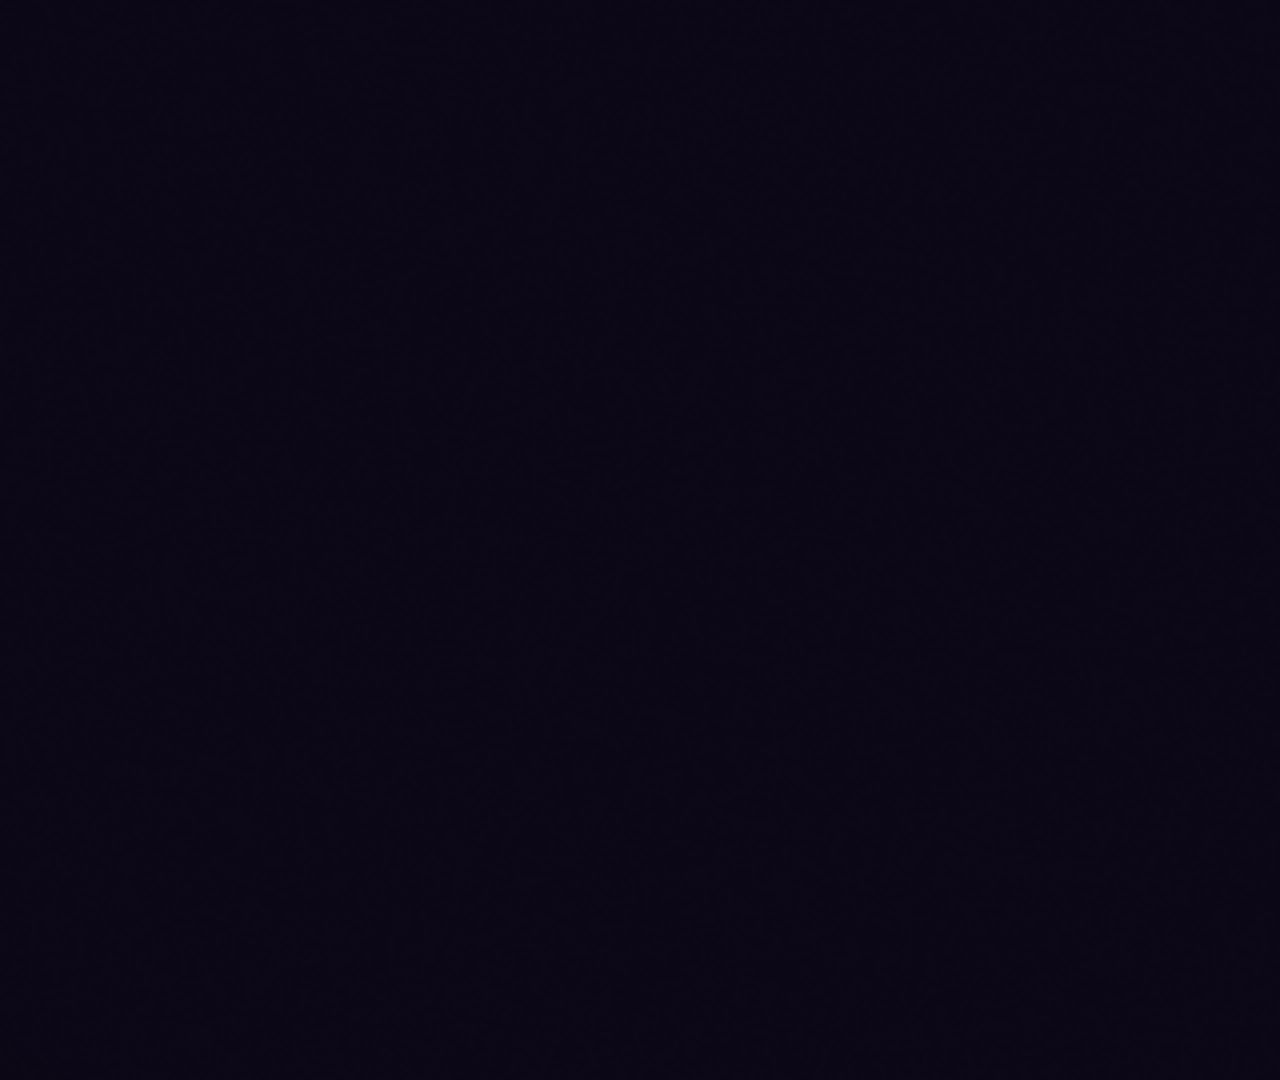
<file: video-debrief/engine/scene.html>
<!DOCTYPE html>
<html>
<head>
<meta charset="utf-8">
<link rel="stylesheet" href="fonts/fonts-local.css">
<style>
  /* ════════════════════════════════════════════════════════════════
     VIDEO DEBRIEFER — generic deterministic scene engine.
     Driven by window.PROJECT (+ window.TIMING in build mode).
     In preview mode (?preview=1) the project arrives via postMessage
     and VO durations are estimated from text length.
     ════════════════════════════════════════════════════════════════ */
  * { margin:0; padding:0; box-sizing:border-box; }
  html,body { background:#000; width:1920px; height:1080px; overflow:hidden; }
  #stage { position:absolute; width:1920px; height:1080px; background:var(--c-bg); overflow:hidden;
           font-family:var(--f-body); color:var(--c-fg); }
  .scene { position:absolute; inset:0; opacity:0; }
  canvas#map, canvas#grain { position:absolute; inset:0; }
  .eyebrow { font-family:var(--f-mono); font-size:22px; letter-spacing:0.32em;
             text-transform:uppercase; color:var(--c-muted); font-weight:500; }
  .sc-eyebrow { position:absolute; top:96px; left:160px; }
  .sc-head { position:absolute; top:140px; left:160px; font-size:64px; font-weight:700;
             font-family:var(--f-display); color:var(--c-ink); }

  /* cold-open */
  .co-wrap { position:absolute; inset:0; display:flex; flex-direction:column;
             align-items:center; justify-content:center; }
  .co-eyebrow { position:absolute; top:84px; left:0; right:0; text-align:center; }
  .co-date { font-family:var(--f-mono); font-weight:500; font-size:118px;
             letter-spacing:0.12em; color:var(--c-ink); }
  .co-kicker { font-family:var(--f-mono); font-size:28px; letter-spacing:0.14em;
               color:var(--c-accent); margin-top:34px; text-align:center; max-width:1500px; }
  .co-title { font-family:var(--f-display); font-weight:800; letter-spacing:0.02em;
              line-height:1.02; position:relative; color:var(--c-ink); text-align:center; }
  .co-sub { font-size:30px; font-weight:400; color:var(--c-muted2);
            letter-spacing:0.06em; margin-top:38px; }

  /* chain */
  .node { position:absolute; width:310px; }
  .node.up { bottom:560px; }
  .node.down { top:600px; }
  .node .nd-date { font-family:var(--f-mono); font-size:24px; color:var(--c-warn);
                   letter-spacing:0.08em; margin-bottom:12px; }
  .node .nd-title { font-family:var(--f-display); font-weight:700; font-size:32px;
                    line-height:1.2; margin-bottom:10px; color:var(--c-ink); }
  .node .nd-sub { font-size:21px; color:var(--c-muted2); line-height:1.45; }
  .node.up .nd-date { margin-bottom:0; margin-top:12px; }
  .chain-dot { position:absolute; top:529px; width:22px; height:22px; border-radius:50%;
               background:var(--c-warn); box-shadow:0 0 24px var(--c-warn); }
  .chain-line { position:absolute; left:190px; top:538px; height:3px; width:0;
                background:linear-gradient(90deg,var(--c-warn),var(--c-accent)); }

  /* map-focus / map-trace shared panel */
  .mf-panel { position:absolute; left:160px; top:330px; width:640px; }
  .mf-stat { font-family:var(--f-display); font-weight:800; line-height:1;
             color:var(--c-accent); letter-spacing:-0.02em; }
  .mf-statsub { font-size:30px; color:var(--c-fg); opacity:0.85; margin-top:10px; width:580px; line-height:1.45; }
  .mf-bullets { margin-top:50px; }
  .mf-bullet { font-family:var(--f-mono); font-size:26px; color:var(--c-fg);
               margin-bottom:16px; letter-spacing:0.06em; }
  .mf-bullet::before { content:'— '; color:var(--c-accent); }
  .mt-big { font-family:var(--f-display); font-weight:800; font-size:104px; line-height:1.05; color:var(--c-good); }
  .mt-sub { font-size:30px; color:var(--c-fg); opacity:0.85; line-height:1.5; margin-top:20px; width:640px; }
  .mt-strip { margin-top:48px; font-family:var(--f-mono); font-size:28px; color:var(--c-goodsoft);
              letter-spacing:0.05em; line-height:1.7; }
  .mt-footer { margin-top:24px; font-size:27px; color:var(--c-muted2); font-style:italic; }

  /* map-spread */
  .ms-list { position:absolute; right:150px; top:280px; width:640px; }
  .corp { margin-bottom:30px; border-left:4px solid var(--c-accent); padding-left:24px; }
  .corp .c-name { font-family:var(--f-display); font-weight:700; font-size:38px;
                  letter-spacing:0.02em; color:var(--c-ink); }
  .corp .c-fig { font-family:var(--f-mono); font-size:23px; color:var(--c-accentsoft); margin-top:4px; }
  .ms-bottom { position:absolute; left:160px; bottom:110px; font-family:var(--f-mono);
               font-size:30px; letter-spacing:0.18em; color:var(--c-fg); text-transform:uppercase; }
  .ms-bottom b { color:var(--c-accent); }

  /* stat-grid */
  .sg-grid { position:absolute; left:160px; right:160px; top:320px; display:grid;
             grid-template-columns:1fr 1fr; gap:70px 90px; }
  .fact .f-big { font-family:var(--f-display); font-weight:800; font-size:78px; line-height:1.08;
                 letter-spacing:-0.01em; color:var(--c-ink); }
  .fact .f-sub { font-size:26px; color:var(--c-muted2); margin-top:14px; line-height:1.5; }
  .fact .f-tag { font-family:var(--f-mono); font-size:21px; letter-spacing:0.24em;
                 text-transform:uppercase; color:var(--c-muted); margin-bottom:16px; }

  /* lessons */
  .scene.lessons { background:var(--lessons-bg); }
  .ls-eyebrow { position:absolute; top:110px; left:160px; color:var(--c-good); }
  .ls-list { position:absolute; left:160px; top:250px; width:1640px; }
  .lesson { display:flex; gap:40px; margin-bottom:58px; align-items:baseline; }
  .lesson .l-num { font-family:var(--f-mono); font-size:34px; color:var(--c-good); font-weight:500; }
  .lesson .l-txt { font-family:var(--f-display); font-weight:600; font-size:46px;
                   line-height:1.25; color:var(--lessons-fg); }
  .ls-final { position:absolute; left:160px; bottom:130px; font-family:var(--f-display);
              font-weight:800; font-size:84px; line-height:1.15; letter-spacing:-0.01em;
              color:var(--lessons-fg); }
  .ls-final span { color:var(--c-good); }

  /* image */
  .img-frame { position:absolute; inset:0; overflow:hidden; background:#000; }
  .img-frame img { position:absolute; left:50%; top:50%; width:1920px; min-height:1080px;
                   object-fit:cover; }
  .img-shade { position:absolute; inset:0;
               background:linear-gradient(180deg, rgba(0,0,0,0.35) 0%, rgba(0,0,0,0) 30%, rgba(0,0,0,0) 55%, rgba(0,0,0,0.75) 100%); }
  .img-caption { position:absolute; left:160px; bottom:120px; max-width:1300px; }
  .img-caption .ic-eyebrow { margin-bottom:18px; color:var(--c-accentsoft); }
  .img-caption .ic-text { font-family:var(--f-display); font-weight:700; font-size:54px;
                          line-height:1.2; color:#fff; text-shadow:0 2px 24px rgba(0,0,0,0.6); }

  /* endcard */
  .scene.endcard { background:var(--c-bg); display:flex; flex-direction:column;
                   align-items:center; justify-content:center; }
  .ec-title { font-family:var(--f-display); font-weight:800; font-size:108px;
              letter-spacing:0.04em; color:var(--c-ink); }
  .ec-sub { font-family:var(--f-mono); font-size:27px; letter-spacing:0.34em;
            color:var(--c-muted); margin-top:26px; text-transform:uppercase; }
  .ec-brand { position:absolute; bottom:110px; font-family:var(--f-mono); font-size:22px;
              letter-spacing:0.3em; color:var(--c-muted); text-transform:uppercase; }
  .ec-wave { margin-top:60px; }

  #vignette { position:absolute; inset:0; pointer-events:none;
              background:radial-gradient(130% 130% at 50% 42%, rgba(0,0,0,0) 55%, rgba(0,0,0,0.55) 100%); }
  #fade { position:absolute; inset:0; background:#000; opacity:0; pointer-events:none; }
</style>
</head>
<body>
<div id="stage">
  <canvas id="map" width="1920" height="1080"></canvas>
  <div id="scenes"></div>
  <canvas id="grain" width="480" height="270"
          style="width:1920px;height:1080px;opacity:0.07;mix-blend-mode:overlay"></canvas>
  <div id="vignette"></div>
  <div id="fade"></div>
</div>

<script src="land.js"></script>
<script>
// build mode: project.js + timing.js exist next to this file; preview mode: postMessage.
const PREVIEW = /[?&]preview=1/.test(location.search);
if (!PREVIEW) {
  document.write('<script src="project.js"><\/script><script src="timing.js"><\/script>');
}
</script>
<script>
/* ───────────────────────── helpers ───────────────────────── */
const $ = id => document.getElementById(id);
const clamp = (v,a,b) => Math.max(a, Math.min(b, v));
const lerp = (a,b,t) => a + (b-a)*t;
const prg = (t,t0,t1) => clamp((t-t0)/(t1-t0), 0, 1);
const easeOut = p => 1 - Math.pow(1-p, 3);
const easeInOut = p => p<0.5 ? 4*p*p*p : 1 - Math.pow(-2*p+2,3)/2;
function mulberry32(a){ return function(){ a|=0; a=a+0x6D2B79F5|0;
  let t=Math.imul(a^a>>>15,1|a); t=t+Math.imul(t^t>>>7,61|t)^t; return ((t^t>>>14)>>>0)/4294967296; } }
function esc(s){ return String(s==null?'':s).replace(/&/g,'&amp;').replace(/</g,'&lt;').replace(/>/g,'&gt;').replace(/"/g,'&quot;').replace(/'/g,'&#39;'); }
/* Project values that reach attributes and styles: numbers, image addresses and colours only. */
function num(v, fallback, min = 10, max = 400){ const n = Number(v); return Number.isFinite(n) ? Math.min(max, Math.max(min, n)) : fallback; }
function imageSrc(v){ const s = String(v || ''); return /^(data:image\/(png|jpe?g|gif|webp);base64,[A-Za-z0-9+/=]+|https:\/\/[^"'<>\s]+)$/i.test(s) ? s : ''; }
function safeColor(v, fallback){ const s = String(v ?? ''); return /^[#a-zA-Z0-9(),.%\s-]{1,120}$/.test(s) && !/url|expression/i.test(s) ? s : fallback; }
function hexRGB(h){ const m=/^#?([0-9a-f]{6})$/i.exec(h||''); if(!m) return [255,69,48];
  const n=parseInt(m[1],16); return [n>>16&255,n>>8&255,n&255]; }

/* ───────────────────────── themes ───────────────────────── */
const THEMES = {
  'wavestone': {
    bg:'#0B0716', ink:'#FFFFFF', fg:'rgba(255,255,255,0.85)',
    muted:'rgba(255,255,255,0.55)', muted2:'rgba(255,255,255,0.62)',
    accent:'#FF4530', accentsoft:'#FF8A7A', warn:'#E8A33D', good:'#04F06A', goodsoft:'#A6FACA',
    land:'#272040', landline:'rgba(255,255,255,0.10)', dimland:'#1A1530',
    lessonsBg:'radial-gradient(120% 120% at 25% 15%, #5226E0 0%, #451DC7 38%, #2D1380 100%)',
    lessonsFg:'#FFFFFF',
    fDisplay:"'Poppins',sans-serif", fBody:"'Inter',sans-serif", fMono:"'IBM Plex Mono',monospace",
    fontsLoad:['800 200px Poppins','700 60px Poppins','600 46px Poppins','400 30px Inter','500 24px "IBM Plex Mono"'],
  },
  'cyber-dark': {
    bg:'#0d0b08', ink:'#f6f1e4', fg:'rgba(230,220,200,0.88)',
    muted:'rgba(230,220,200,0.50)', muted2:'rgba(230,220,200,0.62)',
    accent:'#dc3c28', accentsoft:'#e88a72', warn:'#d4a03c', good:'#30c38f', goodsoft:'#bdeedd',
    land:'#221c12', landline:'rgba(230,220,200,0.12)', dimland:'#17130c',
    lessonsBg:'linear-gradient(135deg, #1a140c 0%, #0d0b08 100%)',
    lessonsFg:'#f6f1e4',
    fDisplay:"'Fraunces',serif", fBody:"'Inter',sans-serif", fMono:"'JetBrains Mono',monospace",
    fontsLoad:['700 200px Fraunces','700 60px Fraunces','600 46px Fraunces','400 30px Inter','500 24px "JetBrains Mono"'],
  },
};

/* ───────────────────────── state ───────────────────────── */
let PROJECT = window.PROJECT || null;
let TIMING = window.TIMING || null;
let THEME = null;
let SC = [];          // [{spec, tw (timing window), el, anim(t), order}]
let mapC, grainC, ACC;

/* preview VO duration estimate: chars/sec by language */
const CPS = { fr: 15.0, en: 14.2, es: 14.5, de: 13.5, it: 14.5, default: 14.5 };
function estimateTiming(project){
  // Same rule as the production (browser/produce.js computeTiming).
  const pacing = project.pacing || {};
  const lead = pacing.lead ?? 0.8, gap = pacing.gap ?? 0.55, tail = pacing.tail ?? 4.8;
  const cps = CPS[(project.meta&&project.meta.lang)||'fr'] || CPS.default;
  let t = lead; const scenes = [];
  (project.scenes||[]).forEach(s => {
    const d = Math.max((s.vo||'').length / cps, Number(s.minDuration) || 3);
    scenes.push({ id:s.id, voStart:t, voEnd:t+d });
    t += d + gap;
  });
  return { scenes, total: t - gap + tail, fps: 24 };
}

/* ───────────────────────── map shared ───────────────────────── */
function proj(cam, lon, lat){
  return [960 + (lon-cam.lon)*cam.s, 540 - (lat-cam.lat)*cam.s];
}
function camLerp(a,b,p){
  return { lon:lerp(a.lon,b.lon,p), lat:lerp(a.lat,b.lat,p),
           s:Math.exp(lerp(Math.log(a.s),Math.log(b.s),p)) };
}
function camOf(spec){
  const c = spec.camera || {};
  if (c.center) return { lon:c.center[0], lat:c.center[1], s:c.scale||22 };
  return { lon:10, lat:24, s:5.6 }; // world default
}
function drawLand(cam, alpha, dimmed){
  mapC.save(); mapC.globalAlpha = alpha;
  mapC.beginPath();
  for (const poly of window.LAND){
    let first = true;
    for (const [lon,lat] of poly){
      const [x,y] = proj(cam, lon, lat);
      if (first){ mapC.moveTo(x,y); first=false; } else mapC.lineTo(x,y);
    }
    mapC.closePath();
  }
  mapC.fillStyle = dimmed ? THEME.dimland : THEME.land;
  mapC.fill();
  mapC.strokeStyle = THEME.landline; mapC.lineWidth = 1; mapC.stroke();
  mapC.restore();
}
function pulse(x, y, t0, t, rgb, maxR=70, n=3){
  for (let i=0;i<n;i++){
    const p = ((t - t0)*0.55 + i/n) % 1;
    if (t < t0) continue;
    mapC.beginPath(); mapC.arc(x, y, 8 + p*maxR, 0, 7);
    mapC.strokeStyle = `rgba(${rgb[0]},${rgb[1]},${rgb[2]},${(0.55*(1-p)).toFixed(3)})`;
    mapC.lineWidth = 2.4; mapC.stroke();
  }
}
function dot(x,y,r,color,glow){
  if (glow){ mapC.shadowColor = glow; mapC.shadowBlur = 18; }
  mapC.beginPath(); mapC.arc(x,y,r,0,7); mapC.fillStyle = color; mapC.fill();
  mapC.shadowBlur = 0;
}
function arcLine(from, to, p, color, lw=2){
  if (p <= 0) return;
  const mx=(from[0]+to[0])/2, my=(from[1]+to[1])/2;
  const dx=to[0]-from[0], dy=to[1]-from[1];
  const dist=Math.hypot(dx,dy)||1;
  const cx=mx - dy/dist*dist*0.22, cy=my + dx/dist*dist*0.22;
  mapC.beginPath();
  const N=48;
  for (let i=0;i<=N*p;i++){
    const u=i/N;
    const x=(1-u)*(1-u)*from[0]+2*(1-u)*u*cx+u*u*to[0];
    const y=(1-u)*(1-u)*from[1]+2*(1-u)*u*cy+u*u*to[1];
    if (i===0) mapC.moveTo(x,y); else mapC.lineTo(x,y);
  }
  mapC.strokeStyle=color; mapC.lineWidth=lw;
  mapC.shadowColor=color; mapC.shadowBlur=6;
  mapC.stroke(); mapC.shadowBlur=0;
}
function drawGrain(frame){
  const r = mulberry32(frame*7919+13);
  const img = grainC.createImageData(480,270);
  for (let i=0;i<img.data.length;i+=4){
    const v = r()*255|0;
    img.data[i]=v; img.data[i+1]=v; img.data[i+2]=v; img.data[i+3]=255;
  }
  grainC.putImageData(img,0,0);
}

/* ───────────────────── cue distribution ───────────────────── */
/* Each reveal unit may carry `at` (sec, relative to VO start). Missing cues
   are spread evenly across the scene's VO duration. */
function resolveCues(units, tw){
  const dur = tw.voEnd - tw.voStart;
  const n = units.length;
  return units.map((u, i) => (typeof u.at === 'number')
    ? tw.voStart + u.at
    : tw.voStart + dur * (0.08 + 0.84 * (n === 1 ? 0.3 : i/(n-1))));
}
function show(el, t, t0, dur=0.7, rise=26){
  const p = easeOut(prg(t, t0, t0+dur));
  el.style.opacity = p;
  el.style.transform = `translateY(${(1-p)*rise}px)`;
  return p;
}

/* ───────────────────── scene builders ─────────────────────
   Each builder(spec, el) fills el and returns animate(t, tw, op). */
const BUILDERS = {

  'cold-open'(spec, el){
    el.innerHTML = `
      <div class="co-eyebrow eyebrow">${esc(spec.eyebrow)}</div>
      <div class="co-wrap">
        <div class="co-date">${esc(spec.dateLine)}</div>
        <div class="co-kicker">${esc(spec.kicker)}</div>
        <div class="co-title" style="font-size:${num(spec.titleSize, 158)}px">${esc(spec.title)}</div>
        <div class="co-sub">${esc(spec.subtitle)}</div>
      </div>`;
    const [eb, date, kick, title, sub] =
      ['.co-eyebrow','.co-date','.co-kicker','.co-title','.co-sub'].map(s => el.querySelector(s));
    return (t, tw) => {
      const r = mulberry32(Math.round(t*240)*31+7);
      show(eb, t, tw.voStart-0.5, 0.8, 10);
      const dp = prg(t, tw.voStart-0.1, tw.voStart+1.1);
      const flick = dp < 1 ? (r() < 0.25+dp*0.75 ? 1 : 0.15) : 1;
      date.style.opacity = dp > 0 ? (0.2+0.8*dp)*flick : 0;
      const dur = tw.voEnd - tw.voStart;
      const tRev = tw.voStart + (typeof spec.titleAt==='number' ? spec.titleAt : dur*0.72);
      const tp = prg(t, tRev, tRev+1.0);
      title.style.opacity = easeOut(tp);
      title.style.transform = `scale(${lerp(1.06,1.0,easeOut(tp))})`;
      const g = clamp(1-(t-tRev)/1.4, 0, 1);
      if (tp > 0 && g > 0 && spec.glitch !== false){
        const gx=(r()-0.5)*14*g, gy=(r()-0.5)*4*g;
        title.style.textShadow = `${gx}px ${gy}px 0 ${THEME.accent}BB, ${-gx}px ${-gy}px 0 ${THEME.good}99`;
      } else title.style.textShadow = 'none';
      const rec = easeOut(prg(t, tRev-0.2, tRev+0.6));
      date.style.transform = `translateY(${-rec*120}px) scale(${1-rec*0.55})`;
      if (rec > 0) date.style.opacity = (1-rec*0.75)*(dp>0?1:0);
      show(kick, t, tw.voStart+dur*0.16, 0.8);
      kick.style.opacity = Math.min(parseFloat(kick.style.opacity)||0, 1-rec);
      show(sub, t, tRev+1.9, 0.9);
    };
  },

  'chain'(spec, el){
    const nodes = spec.nodes || [];
    let html = `<div class="sc-eyebrow eyebrow" style="color:var(--c-warn)">${esc(spec.eyebrow)}</div>
                <div class="sc-head">${esc(spec.heading)}</div><div class="chain-line"></div>`;
    el.innerHTML = html;
    const x0 = 160, step = nodes.length > 1 ? Math.min(340, 1500/(nodes.length-1)) : 0;
    nodes.forEach((n,i) => {
      const x = x0 + i*step;
      const d = document.createElement('div');
      d.className = 'node ' + (i%2 ? 'down' : 'up');
      d.style.left = x + 'px';
      const parts = [`<div class="nd-date">${esc(n.date)}</div>`,
                     `<div class="nd-title">${esc(n.title)}</div>`,
                     `<div class="nd-sub">${esc(n.sub)}</div>`];
      d.innerHTML = i%2 ? parts.join('') : parts[1]+parts[2]+parts[0];
      el.appendChild(d);
      const c = document.createElement('div');
      c.className = 'chain-dot'; c.style.left = x + 'px';
      el.appendChild(c);
    });
    const eb = el.querySelector('.sc-eyebrow'), head = el.querySelector('.sc-head'),
          line = el.querySelector('.chain-line'),
          els = el.querySelectorAll('.node'), dots = el.querySelectorAll('.chain-dot');
    return (t, tw) => {
      show(eb, t, tw.voStart-0.3, 0.7, 12);
      show(head, t, tw.voStart, 0.8);
      const cues = resolveCues(nodes, tw);
      nodes.forEach((n,i) => {
        show(els[i], t, cues[i], 0.7, i%2 ? 30 : -30);
        dots[i].style.opacity = prg(t, cues[i], cues[i]+0.4);
      });
      const dur = tw.voEnd - tw.voStart;
      line.style.width = (easeInOut(prg(t, tw.voStart+dur*0.08, tw.voEnd-1.2))
                          * (x0 + (nodes.length-1)*step + 60 - 190)) + 'px';
    };
  },

  'map-focus'(spec, el){
    const bullets = spec.bullets || [];
    el.innerHTML = `
      <div class="sc-eyebrow eyebrow" style="color:var(--c-accentsoft)">${esc(spec.eyebrow)}</div>
      <div class="sc-head">${esc(spec.heading)}</div>
      <div class="mf-panel">
        <div class="mf-stat" style="font-size:${num(spec.statSize, 170)}px"></div>
        <div class="mf-statsub">${esc(spec.statLabel)}</div>
        <div class="mf-bullets">${bullets.map(b=>`<div class="mf-bullet">${esc(b.text||b)}</div>`).join('')}</div>
      </div>`;
    const eb=el.querySelector('.sc-eyebrow'), head=el.querySelector('.sc-head'),
          stat=el.querySelector('.mf-stat'), ssub=el.querySelector('.mf-statsub'),
          bels=el.querySelectorAll('.mf-bullet');
    const statVal = spec.stat && spec.stat.value, statSuffix = (spec.stat && spec.stat.suffix) || '';
    const lang = (PROJECT.meta&&PROJECT.meta.lang)||'fr';
    return (t, tw, op, mapEnv) => {
      show(eb, t, tw.voStart-0.3, 0.7, 12);
      show(head, t, tw.voStart, 0.8);
      const dur = tw.voEnd - tw.voStart;
      const statAt = tw.voStart + (typeof spec.statAt==='number'?spec.statAt:dur*0.18);
      const sp = prg(t, statAt, statAt+1.3);
      stat.style.opacity = sp > 0 ? 1 : 0;
      if (typeof statVal === 'number'){
        const v = Math.round(easeOut(sp)*statVal);
        const r = statVal >= 1000 ? Math.round(v/100)*100 : v;
        stat.textContent = r.toLocaleString(lang==='fr'?'fr-FR':'en-US') + statSuffix;
      } else stat.textContent = (statVal||'') + statSuffix;
      show(ssub, t, statAt+0.8, 0.8);
      const cues = resolveCues(bullets.map(b => typeof b==='object'?b:{}), tw);
      bels.forEach((b,i) => show(b, t, Math.max(cues[i], statAt+1.6), 0.5, 16));
      // canvas: epicenter pulse + scatter dots
      if (mapEnv && spec.epicenter){
        const { cam, alpha } = mapEnv;
        mapC.save(); mapC.globalAlpha = alpha;
        const det = tw.voStart + (typeof spec.impactAt==='number'?spec.impactAt:dur*0.1);
        const epi = proj(cam, spec.epicenter[0], spec.epicenter[1]);
        if (t > det){
          const flare = clamp(1-(t-det)/0.5, 0, 1);
          if (flare > 0) dot(epi[0], epi[1], 14+60*(1-flare)*flare*4, `rgba(${ACC[0]},${ACC[1]},${ACC[2]},${0.25*flare})`);
          dot(epi[0], epi[1], 9, THEME.accent, THEME.accent);
          pulse(epi[0], epi[1], det, t, ACC, 26*cam.s/5.6);
        }
        const anchors = spec.dotAnchors && spec.dotAnchors.length ? spec.dotAnchors : [spec.epicenter];
        const r = mulberry32(2026);
        for (let i=0;i<(spec.dotCount==null?60:spec.dotCount);i++){
          const a = anchors[i % anchors.length];
          const lon=a[0]+(r()-0.5)*2.4, lat=a[1]+(r()-0.5)*1.6, rr=r();
          const t0 = det + 1.2 + rr*(dur*0.55);
          const p = prg(t, t0, t0+0.5);
          if (p > 0) dot(...proj(cam,lon,lat), 3.4*p*Math.min(cam.s/12,1.6)+1.2,
                         `rgba(${ACC[0]},${ACC[1]},${ACC[2]},${0.5+0.4*p})`);
        }
        mapC.restore();
      }
    };
  },

  'map-spread'(spec, el){
    const stamps = spec.stamps || [];
    el.innerHTML = `
      <div class="sc-eyebrow eyebrow" style="color:var(--c-accentsoft)">${esc(spec.eyebrow)}</div>
      <div class="sc-head">${esc(spec.heading)}</div>
      <div class="ms-list">${stamps.map(s =>
        `<div class="corp"><div class="c-name">${esc(s.name)}</div><div class="c-fig">${esc(s.fig)}</div></div>`).join('')}</div>
      <div class="ms-bottom">${spec.bottom ? esc(spec.bottom.text||spec.bottom) : ''}
        ${spec.bottom && spec.bottom.strong ? ' <b>'+esc(spec.bottom.strong)+'</b>' : ''}</div>`;
    const eb=el.querySelector('.sc-eyebrow'), head=el.querySelector('.sc-head'),
          cels=el.querySelectorAll('.corp'), bottom=el.querySelector('.ms-bottom');
    return (t, tw, op, mapEnv) => {
      show(eb, t, tw.voStart-0.3, 0.7, 12);
      show(head, t, tw.voStart+0.2, 0.8);
      const cues = resolveCues(stamps, tw);
      cels.forEach((c,i) => show(c, t, cues[i], 0.6, 22));
      show(bottom, t, tw.voEnd-1.6, 0.9);
      if (mapEnv && spec.origin){
        const { cam, alpha } = mapEnv;
        mapC.save(); mapC.globalAlpha = alpha;
        const origin = proj(cam, spec.origin[0], spec.origin[1]);
        dot(origin[0], origin[1], 7, THEME.accent, THEME.accent);
        stamps.forEach((h,i) => {
          if (!h.coords) return;
          const t0 = cues[i] - 1.1;
          const ap = easeInOut(prg(t, t0, t0+1.1));
          const target = proj(cam, h.coords[0], h.coords[1]);
          arcLine(origin, target, ap, `rgba(${ACC[0]},${ACC[1]},${ACC[2]},0.65)`, 2.2);
          if (ap >= 1){
            dot(target[0], target[1], 7, THEME.accent, THEME.accent);
            pulse(target[0], target[1], t0+1.1, t, ACC, 40, 2);
          }
        });
        const r = mulberry32(4242);
        const extra = spec.spreadDots==null ? 40 : spec.spreadDots;
        const dur = tw.voEnd - tw.voStart;
        for (let i=0;i<extra;i++){
          const lon=-160+r()*320, lat=-45+r()*110;
          // keep dots roughly on land by sampling anchor cities
          const C=[[ -0.12,51.5],[13.4,52.5],[2.35,48.86],[-3.7,40.4],[9.19,45.46],[28.98,41.01],
                   [31.23,30.04],[77.2,28.6],[103.85,1.29],[139.69,35.69],[151.21,-33.87],[-46.63,-23.55],
                   [-99.13,19.43],[-79.38,43.65],[-118.24,34.05],[55.27,25.2],[126.98,37.57],[121.47,31.23],
                   [18.42,-33.92],[36.82,-1.29],[14.42,50.08],[21.01,52.23],[4.35,50.85],[24.94,60.17],
                   [-6.26,53.35],[-9.14,38.74],[12.5,41.9],[-77.0,38.9],[-71.06,42.36],[-95.37,29.76]];
          const a = C[i % C.length];
          const at = 1.5 + r()*(dur*0.7);
          const p = prg(t, tw.voStart+at, tw.voStart+at+0.4);
          if (p > 0) dot(...proj(cam, a[0]+(r()-0.5)*1.5, a[1]+(r()-0.5)*1.5),
                         2.6*p+0.8, `rgba(${ACC[0]},${ACC[1]},${ACC[2]},${0.35+0.35*p})`);
        }
        mapC.restore();
      }
    };
  },

  'map-trace'(spec, el){
    el.innerHTML = `
      <div class="sc-eyebrow eyebrow" style="color:var(--c-good)">${esc(spec.eyebrow)}</div>
      <div class="sc-head">${esc(spec.heading)}</div>
      <div class="mf-panel" style="width:700px">
        <div class="mt-big">${esc(spec.big)}</div>
        <div class="mt-sub">${esc(spec.sub)}</div>
        <div class="mt-strip">${esc(spec.strip).replace(/\n/g,'<br>')}</div>
        <div class="mt-footer">${esc(spec.footer)}</div>
      </div>`;
    const eb=el.querySelector('.sc-eyebrow'), head=el.querySelector('.sc-head'),
          big=el.querySelector('.mt-big'), sub=el.querySelector('.mt-sub'),
          strip=el.querySelector('.mt-strip'), footer=el.querySelector('.mt-footer');
    const trail = spec.trail || [];
    const GOOD = hexRGB(THEME.good);
    return (t, tw, op, mapEnv) => {
      show(eb, t, tw.voStart-0.3, 0.7, 12);
      show(head, t, tw.voStart, 0.8);
      const dur = tw.voEnd - tw.voStart;
      show(strip, t, tw.voStart+dur*0.12, 0.9);
      show(big, t, tw.voStart+(typeof spec.bigAt==='number'?spec.bigAt:dur*0.44), 0.8);
      show(sub, t, tw.voStart+(typeof spec.bigAt==='number'?spec.bigAt+2:dur*0.58), 0.8);
      show(footer, t, tw.voEnd-2.6, 0.8);
      if (mapEnv && trail.length){
        const { cam, alpha } = mapEnv;
        mapC.save(); mapC.globalAlpha = alpha;
        mapC.font = `500 24px ${THEME.fMono.split(',')[0].replace(/'/g,'"')}`;
        let prev = null;
        const cues = resolveCues(trail, { voStart: tw.voStart+1.0, voEnd: tw.voStart+1.0+dur*0.3 });
        trail.forEach((s,i) => {
          const at = cues[i];
          const gp = prg(t, at, at+0.7);
          const g = proj(cam, s.coords[0], s.coords[1]);
          if (prev){
            const lp = easeInOut(prg(t, at-0.7, at+0.3));
            arcLine(prev, g, lp, `rgba(${GOOD[0]},${GOOD[1]},${GOOD[2]},0.55)`, 2);
          }
          if (gp > 0){
            dot(g[0], g[1], 7*gp, THEME.good, THEME.good);
            pulse(g[0], g[1], at+0.3, t, GOOD, 55, 2);
            mapC.fillStyle = `rgba(${GOOD[0]},${GOOD[1]},${GOOD[2]},${gp})`;
            mapC.fillText(s.label||'', g[0]+(s.dx==null?24:s.dx), g[1]+(s.dy==null?-18:s.dy));
          }
          prev = g;
        });
        mapC.restore();
      }
    };
  },

  'stat-grid'(spec, el){
    const facts = spec.facts || [];
    el.innerHTML = `
      <div class="sc-eyebrow eyebrow">${esc(spec.eyebrow)}</div>
      <div class="sc-head">${esc(spec.heading)}</div>
      <div class="sg-grid">${facts.map(f => `
        <div class="fact">
          <div class="f-tag">${esc(f.tag)}</div>
          <div class="f-big">${esc(f.big).replace(/\n/g,'<br>')}</div>
          <div class="f-sub">${esc(f.sub)}</div>
        </div>`).join('')}</div>`;
    const eb=el.querySelector('.sc-eyebrow'), head=el.querySelector('.sc-head'),
          fels=el.querySelectorAll('.fact');
    return (t, tw) => {
      show(eb, t, tw.voStart-0.3, 0.7, 12);
      show(head, t, tw.voStart, 0.8);
      const cues = resolveCues(facts, tw);
      facts.forEach((f,i) => {
        show(fels[i], t, cues[i], 0.7, 26);
        if (f.counter){     // {to, suffix} animated number
          const np = easeOut(prg(t, cues[i], cues[i]+1.2));
          fels[i].querySelector('.f-big').textContent =
            Math.round(np*f.counter.to).toLocaleString('fr-FR') + (f.counter.suffix||'');
        }
      });
    };
  },

  'lessons'(spec, el){
    el.classList.add('lessons');
    const lessons = spec.lessons || [];
    el.innerHTML = `
      <svg width="1920" height="1080" style="position:absolute;inset:0" viewBox="0 0 1920 1080" fill="none">
        <path class="w1" d="M -50 980 C 500 760, 1100 1090, 1970 820" stroke="${THEME.good}" stroke-width="3" opacity="0.85"/>
        <path class="w2" d="M -50 1040 C 520 820, 1150 1150, 1970 880" stroke="${THEME.lessonsFg}" stroke-width="2" opacity="0.35"/>
      </svg>
      <div class="ls-eyebrow eyebrow">${esc(spec.eyebrow)}</div>
      <div class="ls-list">${lessons.map((l,i) => `
        <div class="lesson"><div class="l-num">${String(i+1).padStart(2,'0')}</div>
        <div class="l-txt">${esc(l.text||l)}</div></div>`).join('')}</div>
      <div class="ls-final">${esc(spec.finalLine1)}<br><span>${esc(spec.finalLine2)}</span></div>`;
    const eb=el.querySelector('.ls-eyebrow'), list=el.querySelector('.ls-list'),
          lels=el.querySelectorAll('.lesson'), fin=el.querySelector('.ls-final'),
          w1=el.querySelector('.w1'), w2=el.querySelector('.w2');
    return (t, tw) => {
      show(eb, t, tw.voStart+0.4, 0.8, 12);
      const dur = tw.voEnd - tw.voStart;
      const cues = resolveCues(lessons.map(l => typeof l==='object'?l:{}),
                               { voStart: tw.voStart+1.2, voEnd: tw.voStart+dur*0.62 });
      lessons.forEach((l,i) => show(lels[i], t, cues[i], 0.8, 30));
      const finAt = tw.voStart + (typeof spec.finalAt==='number'?spec.finalAt:dur*0.74);
      const fp = easeOut(prg(t, finAt, finAt+1.0));
      list.style.opacity = 1 - fp*0.65;
      show(fin, t, finAt, 1.0, 34);
      const ph = t*9;
      w1.setAttribute('transform', `translate(${-ph%80},0)`);
      w2.setAttribute('transform', `translate(${(ph*0.6)%60-30},0)`);
    };
  },

  'image'(spec, el){
    el.innerHTML = `
      <div class="img-frame"><img src="${esc(imageSrc(spec.src))}"><div class="img-shade"></div></div>
      <div class="img-caption">
        <div class="ic-eyebrow eyebrow">${esc(spec.eyebrow)}</div>
        <div class="ic-text">${esc(spec.caption)}</div>
      </div>`;
    const img=el.querySelector('img'), eb=el.querySelector('.ic-eyebrow'),
          cap=el.querySelector('.ic-text');
    const kb = spec.kenburns !== false;
    return (t, tw) => {
      const p = prg(t, tw.voStart-0.6, tw.voEnd+0.6);
      const sc = kb ? lerp(1.06, 1.16, p) : 1.0;
      const dx = kb ? lerp(-12, 12, p) : 0;
      img.style.transform = `translate(calc(-50% + ${dx}px), -50%) scale(${sc})`;
      show(eb, t, tw.voStart+0.3, 0.8, 12);
      show(cap, t, tw.voStart+0.9, 0.9, 22);
    };
  },

  'endcard'(spec, el){
    el.classList.add('endcard');
    el.innerHTML = `
      <div class="ec-title">${esc(spec.title)}</div>
      <div class="ec-sub">${esc(spec.subtitle)}</div>
      <svg class="ec-wave" width="520" height="60" viewBox="0 0 520 60" fill="none">
        <path d="M 5 50 C 140 5, 300 60, 515 18" stroke="${THEME.good}" stroke-width="3"/>
      </svg>
      <div class="ec-brand">${esc(spec.brand)}</div>`;
    return () => {};
  },
};

const MAP_TYPES = new Set(['map-focus','map-spread','map-trace']);

/* ───────────────────── assembly & master seek ───────────────────── */
function build(project, timing){
  PROJECT = project; TIMING = timing;
  const preset = (project.theme && project.theme.preset) || 'wavestone';
  const base = THEMES[preset] || THEMES.wavestone;
  // Overrides can only change colours (and keep the fonts of the theme).
  const overrides = (project.theme && project.theme.overrides) || {};
  THEME = Object.assign({}, base);
  for (const key of Object.keys(overrides)) if (key in base && !/^f[A-Z]|fontsLoad|lessonsBg/.test(key)) THEME[key] = safeColor(overrides[key], base[key]);
  ACC = hexRGB(THEME.accent);
  const root = document.documentElement.style;
  root.setProperty('--c-bg', THEME.bg);       root.setProperty('--c-ink', THEME.ink);
  root.setProperty('--c-fg', THEME.fg);       root.setProperty('--c-muted', THEME.muted);
  root.setProperty('--c-muted2', THEME.muted2);
  root.setProperty('--c-accent', THEME.accent); root.setProperty('--c-accentsoft', THEME.accentsoft);
  root.setProperty('--c-warn', THEME.warn);   root.setProperty('--c-good', THEME.good);
  root.setProperty('--c-goodsoft', THEME.goodsoft);
  root.setProperty('--lessons-bg', THEME.lessonsBg); root.setProperty('--lessons-fg', THEME.lessonsFg);
  root.setProperty('--f-display', THEME.fDisplay);
  root.setProperty('--f-body', THEME.fBody);  root.setProperty('--f-mono', THEME.fMono);

  const host = $('scenes');
  host.innerHTML = '';
  mapC = $('map').getContext('2d');
  grainC = $('grain').getContext('2d');

  const XFADE = 0.55;
  const tmap = {}; timing.scenes.forEach(s => tmap[s.id] = s);
  SC = (project.scenes || []).map((spec, i) => {
    const el = document.createElement('div');
    el.className = 'scene';
    host.appendChild(el);
    const builder = BUILDERS[spec.type];
    const anim = builder ? builder(spec, el) : (() => {});
    const tw = tmap[spec.id] || { voStart: 0, voEnd: 3 };
    const next = project.scenes[i+1];
    const winStart = tw.voStart - XFADE + 0.05;
    const winEnd = next && tmap[next.id] ? tmap[next.id].voStart - XFADE + 0.05 : tw.voEnd + 0.4;
    return { spec, el, anim, tw, win: [winStart, winEnd], xfade: XFADE };
  });
  window.seek(0);
}

function sceneOpacity(t, sc){
  const [a,b] = sc.win;
  if (t < a || t > b + sc.xfade) return 0;
  return Math.min(prg(t, a, a+sc.xfade), 1 - prg(t, b, b+sc.xfade));
}

window.seek = function(t){
  if (!SC.length) return;
  drawGrain(Math.round(t*240));
  mapC.clearRect(0,0,1920,1080);

  // map environment: interpolate camera between adjacent visible map scenes
  const vis = SC.map(sc => ({ sc, op: sceneOpacity(t, sc) }));
  const mapVis = vis.filter(v => v.op > 0 && MAP_TYPES.has(v.sc.spec.type));
  if (mapVis.length){
    let cam, alpha = Math.max(...mapVis.map(v => v.op));
    if (mapVis.length >= 2){
      const a = mapVis[0], b = mapVis[1];
      const p = easeInOut(prg(t, b.sc.win[0], b.sc.win[0] + 2.6));
      cam = camLerp(camOf(a.sc.spec), camOf(b.sc.spec), p);
    } else {
      const cur = mapVis[0];
      const idx = SC.indexOf(cur.sc);
      const prev = SC[idx-1];
      if (prev && MAP_TYPES.has(prev.spec.type)){
        const p = easeInOut(prg(t, cur.sc.win[0], cur.sc.win[0] + 2.6));
        cam = camLerp(camOf(prev.spec), camOf(cur.sc.spec), p);
      } else cam = camOf(cur.sc.spec);
    }
    const dimmed = mapVis.every(v => v.sc.spec.type === 'map-trace');
    drawLand(cam, alpha * (dimmed ? 0.45 : 1), dimmed);
    vis.forEach(v => {
      if (v.op > 0) {
        v.sc.el.style.opacity = v.op;
        v.sc.anim(t, v.sc.tw, v.op, MAP_TYPES.has(v.sc.spec.type) ? { cam, alpha: v.op * (dimmed?1:1) } : null);
      } else v.sc.el.style.opacity = 0;
    });
  } else {
    vis.forEach(v => {
      v.sc.el.style.opacity = v.op;
      if (v.op > 0) v.sc.anim(t, v.sc.tw, v.op, null);
    });
  }
  $('fade').style.opacity = prg(t, TIMING.total-1.1, TIMING.total-0.15);
};

/* ───────────── browser production: one composited frame ─────────────
   The studio renders the video in the browser: for each frame it seeks, then
   composites the layers onto one canvas: background, map canvas, the scene
   DOM rasterized through an SVG foreignObject (fonts embedded), grain,
   vignette, optional subtitles and the final fade. */
let CAPTURE = null;
function bytesToBase64(buffer){
  const bytes = new Uint8Array(buffer); let binary = '';
  for (let i = 0; i < bytes.length; i += 0x8000) binary += String.fromCharCode.apply(null, bytes.subarray(i, i + 0x8000));
  return btoa(binary);
}
async function prepareCapture(){
  if (CAPTURE && CAPTURE.preset === THEME) return CAPTURE;
  // Only the font families of the current theme, embedded as data URLs.
  const families = [THEME.fDisplay, THEME.fBody, THEME.fMono].map(f => f.split(',')[0].replace(/['"]/g, '').trim());
  let fontCss = '';
  try {
    const css = await (await fetch('fonts/fonts-local.css')).text();
    const blocks = css.match(/@font-face\s*{[^}]*}/g) || [];
    // Several weights share one (variable) font file: embed each file once, with its weight range.
    const faces = new Map();
    for (const block of blocks) {
      const family = (/font-family:\s*['"]?([^;'"]+)/.exec(block) || [])[1];
      const file = (/url\(([^)]+)\)/.exec(block) || [])[1];
      const weight = Number((/font-weight:\s*(\d+)/.exec(block) || [])[1]) || 400;
      const style = (/font-style:\s*(\w+)/.exec(block) || [])[1] || 'normal';
      if (!family || !file || !families.includes(family.trim())) continue;
      const data = bytesToBase64(await (await fetch('fonts/' + file.replace(/['"]/g, ''))).arrayBuffer());
      const key = `${family.trim()}|${style}|${data.length}|${data.slice(0, 64)}|${data.slice(-64)}`;
      const face = faces.get(key) || { family: family.trim(), style, data, weights: [] };
      face.weights.push(weight);
      faces.set(key, face);
    }
    for (const face of faces.values()) {
      const min = Math.min(...face.weights), max = Math.max(...face.weights);
      fontCss += `@font-face{font-family:'${face.family}';font-style:${face.style};font-weight:${min === max ? min : `${min} ${max}`};src:url(data:font/woff2;base64,${face.data}) format('woff2');}\n`;
    }
  } catch (e) { /* fonts fall back to the system ones */ }
  try { await document.fonts.load(`500 40px ${THEME.fBody.split(',')[0]}`); } catch (e) { /* subtitles use a fallback font */ }
  const style = [...document.querySelectorAll('style')].map(s => s.textContent).join('\n');
  const canvas = document.createElement('canvas');
  canvas.width = 1920; canvas.height = 1080;
  // The constant start of every frame's SVG (theme variables, styles, fonts), encoded once.
  const vars = document.documentElement.style.cssText;
  const head = `<svg xmlns="http://www.w3.org/2000/svg" width="1920" height="1080"><foreignObject x="0" y="0" width="1920" height="1080">`
    + `<div xmlns="http://www.w3.org/1999/xhtml" style="${xmlEscape(vars)};position:relative;width:1920px;height:1080px;overflow:hidden">`
    + `<style>${xmlEscape(fontCss + style)}</style><div id="stage" style="background:transparent">`;
  CAPTURE = { preset: THEME, canvas, ctx: canvas.getContext('2d', { alpha: false }), serializer: new XMLSerializer(),
    prefix: 'data:image/svg+xml;charset=utf-8,' + encodeURIComponent(head), suffix: encodeURIComponent('</div></div></foreignObject></svg>') };
  return CAPTURE;
}
function xmlEscape(s){ return String(s).replace(/&/g, '&amp;').replace(/</g, '&lt;').replace(/>/g, '&gt;'); }
function loadImage(url){
  return new Promise((resolve, reject) => {
    const img = new Image();
    img.onload = () => resolve(img);
    img.onerror = () => reject(new Error('A frame could not be rasterized.'));
    img.src = url;
  });
}
/* Subtitle chunk of the scene speaking at t (text split evenly over its voice-over). */
function subtitleAt(t){
  for (const sc of SC){
    const { voStart, voEnd } = sc.tw;
    if (!sc.spec.vo || t < voStart || t > voEnd) continue;
    // Sentences first, then each sentence in balanced pieces that fit one line (~70 characters).
    const sentences = String(sc.spec.vo).replace(/\s+/g, ' ').trim().match(/[^.!?…]+[.!?…]*["»”)]*\s*/g) || [];
    const chunks = [];
    for (const sentence of sentences){
      const words = sentence.trim().split(' ');
      const pieces = Math.max(1, Math.ceil(sentence.trim().length / 70));
      const size = Math.ceil(sentence.trim().length / pieces);
      let line = '';
      for (const w of words){
        if (line && (line + ' ' + w).length > size + 6){ chunks.push(line); line = w; }
        else line = line ? line + ' ' + w : w;
      }
      if (line) chunks.push(line);
    }
    const lengths = chunks.map(c => c.length + 8), sum = lengths.reduce((a, b) => a + b, 0);
    let at = voStart;
    for (let i = 0; i < chunks.length; i++){
      const d = (voEnd - voStart) * lengths[i] / sum;
      if (t <= at + d) return chunks[i];
      at += d;
    }
  }
  return '';
}
function wrapText(ctx, text, max){
  const words = text.split(' '), lines = []; let line = '';
  for (const w of words){
    const next = line ? line + ' ' + w : w;
    if (ctx.measureText(next).width > max && line){ lines.push(line); line = w; } else line = next;
  }
  if (line) lines.push(line);
  return lines;
}
window.captureFrame = async function(t, opts = {}){
  const cap = await prepareCapture();
  window.seek(t);
  const ctx = cap.ctx;
  ctx.globalAlpha = 1; ctx.globalCompositeOperation = 'source-over';
  ctx.fillStyle = THEME.bg; ctx.fillRect(0, 0, 1920, 1080);
  ctx.drawImage($('map'), 0, 0);
  const visible = SC.filter(sc => parseFloat(sc.el.style.opacity) > 0);
  if (visible.length){
    const html = visible.map(sc => cap.serializer.serializeToString(sc.el)).join('');
    const img = await loadImage(cap.prefix + encodeURIComponent(html) + cap.suffix);
    ctx.drawImage(img, 0, 0);
  }
  ctx.save();
  ctx.globalAlpha = 0.07; ctx.globalCompositeOperation = 'overlay';
  ctx.drawImage($('grain'), 0, 0, 1920, 1080);
  ctx.restore();
  // Vignette: radial-gradient(130% 130% at 50% 42%, transparent 55%, rgba(0,0,0,.55) 100%).
  ctx.save();
  const rx = 1920 * 1.3, ry = 1080 * 1.3;
  ctx.translate(960, 1080 * 0.42); ctx.scale(1, ry / rx);
  const g = ctx.createRadialGradient(0, 0, 0, 0, 0, rx);
  g.addColorStop(0.55, 'rgba(0,0,0,0)'); g.addColorStop(1, 'rgba(0,0,0,0.55)');
  ctx.fillStyle = g; ctx.fillRect(-rx, -rx, rx * 2, rx * 2);
  ctx.restore();
  if (opts.subtitles){
    const text = subtitleAt(t);
    if (text){
      ctx.save();
      ctx.font = `500 40px ${THEME.fBody.split(',')[0].replace(/'/g, '"')}, sans-serif`;
      ctx.textAlign = 'center'; ctx.textBaseline = 'middle';
      const lines = wrapText(ctx, text, 1500), lh = 54;
      const width = Math.max(...lines.map(l => ctx.measureText(l).width)) + 56;
      const height = lines.length * lh + 26, top = 1080 - 70 - height;
      ctx.fillStyle = 'rgba(0,0,0,0.62)';
      ctx.fillRect(960 - width / 2, top, width, height);
      ctx.fillStyle = '#fff';
      lines.forEach((l, i) => ctx.fillText(l, 960, top + 13 + lh / 2 + i * lh));
      ctx.restore();
    }
  }
  const fade = parseFloat($('fade').style.opacity) || 0;
  if (fade > 0){ ctx.fillStyle = `rgba(0,0,0,${fade})`; ctx.fillRect(0, 0, 1920, 1080); }
  return cap.canvas;
};
/* Build for production: the real timing (from the recorded voice) replaces the estimate. */
window.loadForCapture = async function(project, timing){
  build(project, timing);
  CAPTURE = null;
  await loadFonts();
  await prepareCapture();
  return timing.total;
};
window.estimateTiming = estimateTiming;

/* ───────────────────── boot ───────────────────── */
function loadFonts(){
  const list = (THEME && THEME.fontsLoad) || [];
  return document.fonts.ready.then(() => Promise.all(list.map(f => document.fonts.load(f))));
}
if (PREVIEW){
  window.addEventListener('message', ev => {
    // Only the studio that embeds this engine may drive it.
    if (ev.source !== window.parent) return;
    if (ev.origin !== window.location.origin && ev.origin !== 'null') return;
    const m = ev.data || {};
    if (m.type === 'project'){
      const timing = m.timing || estimateTiming(m.project);
      build(m.project, timing);
      loadFonts().then(() => {
        window.seek(m.t || 0);
        parent.postMessage({ type:'engine-ready', total: timing.total,
                             scenes: timing.scenes }, '*');
      });
    } else if (m.type === 'seek'){
      window.seek(m.t);
    }
  });
  parent.postMessage({ type:'engine-hello' }, '*');
} else {
  build(window.PROJECT, window.TIMING);
  loadFonts().then(() => { window.seek(0); window.READY = true; });
}
</script>
</body>
</html>
</file>
<file: css/main.css>
:root {
      /* Wavestone palette, shared with the EBIOS RM workspace */
      --indigo: #451dc7;
      --indigo-hover: #36169b;
      --indigo-tint: #f0edfc;
      --dark: #211248;
      --green: #04f06a;
      --green-ink: #116539;
      --line: #dedbe8;
      --line-strong: #cbc6d9;
      --bg: #f5f4f8;
      --surface: #ffffff;
      --surface-alt: #f7f6fa;
      --surface-dark: #211248;
      --text: #201c30;
      --muted: #6d687e;
      --border: #dedbe8;
      --primary: #451dc7;
      --primary-strong: #211248;
      --accent: #04f06a;
      --accent-soft: #e1fded;
      --success: #0b8f45;
      --warning: #d99c33;
      --danger: #b52c43;
      --shadow: 0 1px 2px rgba(33, 18, 72, 0.04);
      --shadow-lg: 0 12px 40px rgba(38, 17, 84, 0.1);
      --radius: 0;
      --radius-sm: 0;
      --header-h: 108px;
      --ui-font: Inter, -apple-system, BlinkMacSystemFont, "Segoe UI", sans-serif;
    }

    * { box-sizing: border-box; }
    html, body { height: 100%; }
    body {
      margin: 0;
      font-family: var(--ui-font);
      background: var(--bg);
      color: var(--text);
    }

    button, input, select, textarea { font: inherit; }
    button { cursor: pointer; }
    a { color: var(--indigo); }
    :focus-visible { outline: 3px solid #9173fa; outline-offset: 2px; }

    /* ── Header: white Wavestone brand bar over a deep indigo tab bar ── */
    .app-shell {
      display: flex;
      flex-direction: column;
      min-height: 100vh;
    }

    .app-header {
      position: sticky;
      top: 0;
      z-index: 100;
      flex-shrink: 0;
    }
    .brand-bar {
      height: 56px;
      background: #fff;
      border-bottom: 1px solid var(--line);
      display: flex;
      align-items: center;
      gap: 18px;
      padding: 0 24px;
    }
    .brand-lockup {
      display: flex;
      align-items: center;
      gap: 14px;
      flex-shrink: 0;
      color: var(--indigo);
      text-decoration: none;
    }
    .wavestone-logo { display: block; width: 132px; height: auto; color: var(--indigo); }
    .brand-wavestone { display: flex; min-width: 0; color: var(--indigo); }
    .brand-wavestone .wavestone-logo { max-width: 100%; }
    /* The product name opens the welcome screen again. */
    .brand-home {
      display: flex;
      align-items: center;
      gap: 14px;
      flex-shrink: 0;
      padding: 4px 6px;
      margin: -4px 0 -4px -6px;
      border: 0;
      background: transparent;
      font: inherit;
      cursor: pointer;
    }
    .brand-home:hover .brand-product { color: var(--indigo); }
    .brand-home:focus-visible { outline: 2px solid var(--indigo); outline-offset: 1px; }
    .brand-divider { width: 1px; height: 22px; background: var(--line); }
    .brand-product {
      font-size: 0.72rem;
      font-weight: 700;
      letter-spacing: 0.16em;
      text-transform: uppercase;
      color: var(--dark);
      white-space: nowrap;
    }
    .brand-product b { color: var(--indigo); font-weight: 700; }
    .brand-project-wrap {
      flex: 1;
      min-width: 0;
      position: relative;
      padding-left: 18px;
      border-left: 1px solid var(--line);
      display: flex;
    }
    /* The project name opens the Project menu (files, library, overview). */
    /* A File menu button: document icon, "File" over the project name, and a caret, always framed so
       it reads as a menu. */
    .brand-project {
      min-width: 0;
      max-width: 100%;
      display: grid;
      grid-template-columns: auto minmax(0, 1fr) auto;
      column-gap: 9px;
      row-gap: 1px;
      align-items: center;
      text-align: left;
      padding: 4px 8px 4px 5px;
      margin-left: -6px;
      border: 1px solid var(--line);
      border-radius: 8px;
      background: var(--surface, #fff);
      color: inherit;
      font: inherit;
      cursor: pointer;
    }
    .brand-project:hover, .brand-project[aria-expanded="true"] { border-color: var(--indigo); background: var(--surface-alt, #f3f1fa); }
    .brand-project:focus-visible { outline: 2px solid var(--indigo); outline-offset: 1px; }
    .brand-project.is-active .brand-project-label { color: var(--indigo); }
    .brand-project-icon {
      grid-row: 1 / span 2;
      grid-column: 1;
      display: flex;
      align-items: center;
      justify-content: center;
      width: 30px;
      height: 30px;
      border-radius: 6px;
      background: var(--indigo);
      color: #fff;
    }
    .brand-project-label { grid-column: 2; }
    .brand-project .nav-project-name { grid-column: 2; }
    .brand-project-caret { grid-row: 1 / span 2; grid-column: 3; display: flex; color: var(--indigo); }
    .brand-project-label {
      display: flex;
      align-items: center;
      gap: 5px;
      font-size: 0.64rem;
      font-weight: 700;
      letter-spacing: 0.14em;
      text-transform: uppercase;
      color: var(--muted);
    }
    .project-menu {
      position: absolute;
      top: calc(100% + 6px);
      left: 8px;
      z-index: 300;
      width: min(340px, calc(100vw - 24px));
      background: #fff;
      border: 1px solid var(--line);
      box-shadow: 0 12px 32px rgba(33, 18, 72, 0.18);
      padding: 6px;
      display: grid;
    }
    .project-menu-item {
      display: flex;
      align-items: flex-start;
      gap: 10px;
      width: 100%;
      padding: 8px 10px;
      border: 0;
      background: transparent;
      color: var(--text);
      font: inherit;
      text-align: left;
      cursor: pointer;
    }
    .project-menu-item svg { flex-shrink: 0; margin-top: 2px; color: var(--indigo); }
    .project-menu-item span { display: grid; gap: 1px; min-width: 0; }
    .project-menu-item strong { font-size: 0.86rem; font-weight: 600; }
    .project-menu-item small { font-size: 0.74rem; color: var(--muted); }
    .project-menu-item:hover:not(:disabled), .project-menu-item:focus-visible { background: var(--surface-alt, #f3f1fa); outline: none; }
    .project-menu-item:disabled { opacity: 0.5; cursor: not-allowed; }
    .project-menu-sep { height: 1px; background: var(--line); margin: 4px 6px; }
    .nav-project-name {
      color: var(--text);
      font-size: 0.92rem;
      font-weight: 650;
      white-space: nowrap;
      overflow: hidden;
      text-overflow: ellipsis;
      display: block;
    }
    .brand-actions { display: flex; align-items: center; gap: 6px; flex-shrink: 0; }
    .save-indicator { color: var(--muted); font-size: 0.75rem; margin-right: 6px; white-space: nowrap; }

    .nav-topbar {
      min-height: 52px;
      background: var(--dark);
      display: flex;
      align-items: stretch;
      padding: 0 16px;
      gap: 12px;
    }

    .nav-topbar-left {
      display: flex;
      align-items: stretch;
      flex: 1;
      min-width: 0;
      overflow-x: auto;
      scrollbar-width: none;
    }
    .nav-topbar-left::-webkit-scrollbar { display: none; }
    /* Three groups in the order of an exercise: Prepare, Run, After. */
    .nav-group { display: flex; align-items: stretch; flex-shrink: 0; }
    .nav-group + .nav-group { margin-left: 8px; padding-left: 8px; box-shadow: inset 1px 0 0 rgba(255,255,255,0.14); }
    .nav-group-label {
      align-self: center;
      padding: 0 6px 0 4px;
      font-size: 0.6rem;
      font-weight: 700;
      letter-spacing: 0.14em;
      text-transform: uppercase;
      color: #9d93c2;
      white-space: nowrap;
    }
    .nav-icon-btn {
      border: none;
      background: transparent;
      color: #d6cfea;
      display: flex;
      align-items: center;
      gap: 8px;
      padding: 0 13px;
      min-height: 52px;
      cursor: pointer;
      font-size: 0.8rem;
      font-weight: 500;
      white-space: nowrap;
      transition: color 0.15s, background 0.15s, box-shadow 0.15s;
      flex-shrink: 0;
    }
    .nav-icon-btn svg { width: 17px; height: 17px; opacity: 0.8; flex-shrink: 0; }
    /* Eleven tabs: tighter below 1440 px, text only below 1200 px. */
    @media (max-width: 1440px) { .nav-topbar { padding: 0 8px; } .nav-icon-btn { padding: 0 8px; gap: 6px; } }
    @media (max-width: 1200px) and (min-width: 769px) { .nav-icon-btn svg { display: none; } .nav-icon-btn { padding: 0 7px; } }
    @media (max-width: 1100px) { .nav-group-label { display: none; } .nav-group + .nav-group { margin-left: 4px; padding-left: 4px; } }
    .nav-icon-btn span { line-height: 1; }
    .nav-icon-btn:hover { color: #fff; background: rgba(255,255,255,0.07); }
    .nav-icon-btn.active {
      color: #fff;
      background: rgba(255,255,255,0.09);
      box-shadow: inset 0 -3px 0 var(--green);
    }
    .nav-icon-btn.active svg { opacity: 1; color: var(--green); }

    .nav-gear-btn {
      width: 38px;
      height: 38px;
      border: 1px solid transparent;
      background: transparent;
      color: var(--dark);
      display: flex;
      align-items: center;
      justify-content: center;
      cursor: pointer;
      border-radius: 0;
      transition: color 0.15s, background 0.15s, border-color 0.15s;
    }
    .nav-gear-btn:hover, .nav-gear-btn.active {
      color: var(--indigo);
      border-color: var(--indigo);
      background: var(--indigo-tint);
    }

    /* ── Settings drawer ── */
    .settings-drawer {
      position: fixed;
      top: var(--header-h);
      right: 0;
      width: 560px;
      max-width: 100vw;
      height: calc(100vh - var(--header-h));
      background: var(--surface);
      border-left: 1px solid var(--line);
      box-shadow: none;
      transform: translateX(100%);
      transition: transform 0.25s ease;
      z-index: 90;
      display: flex;
      flex-direction: column;
      overflow: hidden;
    }
    .settings-drawer.open { transform: translateX(0); box-shadow: var(--shadow-lg); }
    .settings-drawer-header {
      display: flex;
      justify-content: space-between;
      align-items: center;
      padding: 16px 20px;
      border-bottom: 1px solid var(--border);
      flex-shrink: 0;
    }
    .settings-drawer-header h3 { margin: 0; font-size: 1rem; }
    .settings-drawer-body {
      flex: 1;
      overflow-y: auto;
      padding: 16px 20px;
    }
    /* Override card styles inside drawer for compact layout */
    .settings-drawer-body .grid.cols-2 { grid-template-columns: 1fr; }

    .content {
      flex: 1;
      padding: 28px 32px;
      display: grid;
      gap: 20px;
      align-content: start;
      overflow-y: auto;
    }

    /* Page head: one compact line, title then a short description */
    .topbar {
      display: flex;
      align-items: baseline;
      flex-wrap: wrap;
      gap: 4px 14px;
      padding: 0 0 12px;
      border-bottom: 1px solid var(--line);
    }
    .page-title { display: flex; align-items: baseline; flex-wrap: wrap; gap: 4px 14px; min-width: 0; }
    .page-title h2 { margin: 0; font-size: 1.35rem; letter-spacing: -0.02em; line-height: 1.2; color: var(--text); }
    .page-title p { margin: 0; color: var(--muted); font-size: 0.9rem; line-height: 1.45; }

    .page-eyebrow {
      display: block;
      font-size: 0.72rem;
      text-transform: uppercase;
      letter-spacing: 0.12em;
      color: var(--indigo);
      font-weight: 700;
      margin-bottom: 8px;
    }

    /* Square status tag (inject status, channel chips) */
    .pill {
      display: inline-block;
      padding: 4px 8px;
      border: 0;
      border-radius: 0;
      background: #eeebf7;
      color: #51406c;
      font-size: 0.75rem;
      font-weight: 600;
      white-space: nowrap;
    }

    /* AI connection status, in the brand bar; opens the settings */
    .ai-status {
      display: inline-flex;
      align-items: center;
      gap: 7px;
      height: 30px;
      padding: 0 10px;
      margin-right: 6px;
      border: 1px solid var(--line);
      background: #fff;
      color: var(--muted);
      font-size: 0.76rem;
      font-weight: 600;
      white-space: nowrap;
    }
    .ai-status::before { content: ""; width: 7px; height: 7px; background: #b8b3c7; }
    .ai-status.is-live { background: #e1fded; border-color: #b9f5d2; color: var(--green-ink); }
    .ai-status.is-live::before { background: var(--green); }
    .ai-status.is-error { background: #fef2f2; border-color: #fecaca; color: #991b1b; }
    .ai-status.is-error::before { background: #dc2626; }
    .ai-status:hover { border-color: var(--indigo); color: var(--indigo); }

    .grid { display: grid; gap: 20px; }
    .grid.cols-2 { grid-template-columns: repeat(2, minmax(0, 1fr)); }
    .grid.cols-3 { grid-template-columns: repeat(3, minmax(0, 1fr)); }
    .grid.cols-4 { grid-template-columns: repeat(4, minmax(0, 1fr)); }

    .card {
      background: var(--surface);
      border: 1px solid var(--line);
      border-radius: 0;
      box-shadow: none;
      padding: 22px;
      min-width: 0;
    }


    .card h3, .card h4 {
      margin: 0 0 8px;
      font-size: 1.05rem;
      letter-spacing: -0.01em;
      color: var(--text);
    }

    .card p.subtle, .subtle {
      color: var(--muted);
      line-height: 1.55;
      margin-top: 0;
    }

    .section-header {
      display: flex;
      justify-content: space-between;
      align-items: center;
      gap: 14px;
      margin-bottom: 18px;
    }

    .section-header h3 { margin: 0; }

    .field-grid { display: grid; gap: 16px; }
    .field-grid.cols-2 { grid-template-columns: repeat(2, minmax(0, 1fr)); }
    .field-grid.cols-3 { grid-template-columns: repeat(3, minmax(0, 1fr)); }

    label.field {
      display: grid;
      align-content: start;
      gap: 7px;
      font-size: 0.875rem;
      color: var(--text);
      font-weight: 600;
    }

    input[type="text"], input[type="password"], input[type="datetime-local"], input[type="number"], input[type="url"], input[type="search"], input[type="email"], select, textarea {
      width: 100%;
      border: 1px solid var(--line-strong);
      border-radius: 0;
      padding: 10px 11px;
      background: #fff;
      color: var(--text);
      min-height: 42px;
      font-size: 0.875rem;
      font-weight: 400;
      transition: border-color 0.15s ease, box-shadow 0.15s ease;
    }

    textarea { min-height: 110px; resize: vertical; line-height: 1.55; }
    input:focus, select:focus, textarea:focus {
      outline: none;
      border-color: var(--indigo);
      box-shadow: 0 0 0 3px rgba(69, 29, 199, 0.14);
    }
    input[type="checkbox"], input[type="radio"] { accent-color: var(--indigo); }

    /* Buttons: flat square blocks. Primary is solid indigo, secondary is outlined white. */
    .actions { display: flex; flex-wrap: wrap; gap: 8px; }
    .btn {
      border: 1px solid transparent;
      border-radius: 0;
      padding: 10px 15px;
      min-height: 40px;
      font-size: 0.875rem;
      font-weight: 600;
      display: inline-flex;
      align-items: center;
      gap: 8px;
      transition: background 0.15s ease, border-color 0.15s ease, color 0.15s ease;
    }
    .btn:disabled { cursor: not-allowed; opacity: 0.5; }
    .btn-primary { background: var(--indigo); border-color: var(--indigo); color: #fff; }
    .btn-primary:hover:not(:disabled) { background: var(--indigo-hover); border-color: var(--indigo-hover); }
    .btn-secondary { background: #fff; color: var(--text); border-color: var(--line); }
    .btn-secondary:hover:not(:disabled) { border-color: var(--indigo); background: #f6f3ff; color: var(--indigo); }
    .btn-danger { background: #fff; color: var(--danger); border-color: #efc7cf; }
    .btn-danger:hover:not(:disabled) { background: #fff0f2; border-color: var(--danger); }
    .btn-success { background: var(--green); border-color: var(--green); color: #183127; }
    .btn-success:hover:not(:disabled) { background: #00d85c; border-color: #00d85c; }
    .btn-ghost { background: transparent; border: 1px dashed var(--line-strong); color: var(--muted); }
    .btn-ghost:hover:not(:disabled) { border-color: var(--indigo); color: var(--indigo); }
    .btn-sm { padding: 5px 10px; min-height: 32px; font-size: 0.8rem; border-radius: 0; font-weight: 600; }

    .project-welcome { gap: 22px; }
    /* Dark indigo hero block with a green eyebrow, as in the EBIOS RM welcome panel */
    .hero-card {
      display: grid;
      grid-template-columns: minmax(0, 1.5fr) minmax(260px, 0.9fr);
      gap: 22px;
      padding: 32px;
      border-radius: 0;
      background: var(--dark);
      color: #fff;
      box-shadow: none;
    }
    .hero-kicker {
      display: inline-flex;
      margin-bottom: 14px;
      padding: 0;
      border-radius: 0;
      background: none;
      color: var(--green);
      font-size: 0.74rem;
      font-weight: 700;
      letter-spacing: 0.14em;
      text-transform: uppercase;
    }
    .hero-card h1 {
      margin: 0;
      font-size: clamp(1.9rem, 2.6vw, 2.6rem);
      line-height: 1.12;
      letter-spacing: -0.03em;
      max-width: 16ch;
    }
    .hero-card p {
      margin: 16px 0 0;
      max-width: 62ch;
      color: #d7ceeb;
      line-height: 1.65;
      font-size: 1rem;
    }
    .hero-stats {
      display: grid;
      gap: 12px;
      align-content: center;
    }
    .hero-stat {
      display: grid;
      gap: 6px;
      padding: 16px 18px;
      border-radius: 0;
      background: rgba(255,255,255,0.06);
      border: 1px solid rgba(255,255,255,0.12);
      border-left: 3px solid var(--green);
    }
    .hero-stat strong {
      font-size: 1.3rem;
      line-height: 1.15;
      letter-spacing: -0.02em;
    }
    .hero-stat span {
      color: #d7ceeb;
      font-size: 0.88rem;
      line-height: 1.5;
    }

    .welcome-block { display: grid; gap: 12px; }
    .welcome-block-title { margin: 0; font-size: 0.72rem; font-weight: 700; letter-spacing: 0.12em; text-transform: uppercase; color: var(--indigo); }
    .card-disabled { opacity: 0.45; pointer-events: none; }

    /* ── Launch Screen ─────────────────────────────────────────── */
    .launch-screen-overlay {
      position: fixed;
      inset: 0;
      background: rgba(20, 11, 43, 0.6);
      backdrop-filter: blur(2px);
      -webkit-backdrop-filter: blur(2px);
      z-index: 200;
      display: flex;
      align-items: flex-start;
      justify-content: center;
      overflow-y: auto;
      padding: 32px 20px 48px;
      cursor: pointer;
    }
    .launch-screen {
      background: var(--bg);
      border-radius: 0;
      width: min(1160px, 100%);
      display: flex;
      flex-direction: column;
      overflow: hidden;
      border: 1px solid var(--line);
      box-shadow: var(--shadow-lg);
      cursor: default;
      position: relative;
    }
    .launch-hero {
      background: var(--dark);
      color: #fff;
      padding: 36px 40px 30px;
      display: flex;
      flex-direction: column;
      gap: 14px;
      position: relative;
    }
    .launch-brand { display: flex; align-items: center; gap: 14px; margin-bottom: 10px; }
    .launch-brand .brand-divider { background: rgba(255,255,255,0.24); }
    .launch-brand .hero-kicker { margin: 0; }
    .wavestone-logo-light { color: #fff; width: 150px; }
    .launch-hero-title {
      margin: 0;
      font-size: clamp(1.7rem, 2.4vw, 2.6rem);
      line-height: 1.12;
      letter-spacing: -0.03em;
      color: #fff;
    }
    .launch-hero-desc {
      margin: 0;
      color: #d7ceeb;
      font-size: 1rem;
      line-height: 1.65;
      max-width: 64ch;
    }
    .launch-hero-stats {
      display: flex;
      gap: 12px;
      flex-wrap: wrap;
      margin-top: 4px;
    }
    .launch-hero-stats .hero-stat {
      flex: 1;
      min-width: 160px;
    }
    .launch-hero-close {
      position: absolute;
      top: 16px;
      right: 16px;
      width: 34px;
      height: 34px;
      border: 1px solid rgba(255,255,255,0.24);
      border-radius: 0;
      background: transparent;
      color: #fff;
      cursor: pointer;
      display: flex;
      align-items: center;
      justify-content: center;
      font-size: 1rem;
      line-height: 1;
      transition: background 0.15s;
    }
    .launch-hero-close:hover { background: rgba(255,255,255,0.12); border-color: var(--green); }
    .launch-body {
      padding: 28px 40px 4px;
      display: flex;
      flex-direction: column;
      gap: 26px;
    }
    .launch-features {
      display: grid;
      grid-template-columns: repeat(auto-fill, minmax(190px, 1fr));
      gap: 14px;
    }
    .launch-feature-card {
      background: var(--surface);
      border: 1px solid var(--border);
      border-radius: 0;
      padding: 18px 16px;
      display: flex;
      flex-direction: column;
      gap: 8px;
      font: inherit;
      color: inherit;
      text-align: left;
      cursor: pointer;
    }
    .launch-feature-card:hover, .launch-feature-card:focus-visible { border-color: var(--indigo); }
    .launch-feature-card:focus-visible { outline: 2px solid var(--indigo); outline-offset: 2px; }
    .launch-feature-icon {
      width: 38px;
      height: 38px;
      background: #f6f3fd;
      border: 1px solid #d8cfee;
      border-radius: 0;
      display: flex;
      align-items: center;
      justify-content: center;
      color: var(--primary);
      margin-bottom: 2px;
      flex-shrink: 0;
    }
    .launch-feature-card strong { font-size: 0.95rem; color: var(--text); }
    .launch-feature-card p { margin: 0; font-size: 0.83rem; color: var(--muted); line-height: 1.55; }
    .launch-tips {
      display: grid;
      gap: 10px;
    }
    .launch-tip {
      display: flex;
      align-items: flex-start;
      gap: 12px;
      font-size: 0.9rem;
      color: var(--text);
      line-height: 1.55;
    }
    .launch-tip-num {
      flex-shrink: 0;
      width: 26px;
      height: 26px;
      background: #f6f3fd;
      border: 1px solid #d8cfee;
      color: var(--indigo);
      border-radius: 0;
      display: flex;
      align-items: center;
      justify-content: center;
      font-size: 0.72rem;
      font-weight: 700;
      margin-top: 1px;
    }
    .launch-tip-num-accent { background: var(--green); border-color: var(--green); color: #183127; }
    .launch-actions {
      padding: 20px 40px;
      display: flex;
      align-items: center;
      justify-content: center;
      gap: 12px;
    }
    .launch-start-btn { padding: 10px 28px; font-size: 1rem; }
    .launch-footer {
      padding: 13px 40px;
      border-top: 1px solid var(--border);
      background: #faf9fc;
      font-size: 0.78rem;
      color: var(--muted);
      display: flex;
      align-items: center;
      justify-content: space-between;
      gap: 16px;
    }
    .launch-footer a { color: var(--primary); text-decoration: none; }
    .launch-footer a:hover { text-decoration: underline; }
    /* Home button in nav — slight separator after it */
    .nav-home-btn {
      border-right: 1px solid rgba(255,255,255,0.12);
      margin-right: 4px;
    }

    .helper { color: var(--muted); font-size: 0.88rem; line-height: 1.5; }
    .table { width: 100%; border-collapse: collapse; }
    .table th, .table td { padding: 12px 10px; border-bottom: 1px solid var(--border); text-align: left; vertical-align: top; }
    .table th { color: var(--muted); font-size: 0.84rem; text-transform: uppercase; letter-spacing: 0.04em; }

    .timeline {
      position: relative;
      padding: 14px 0 0;
      overflow-x: auto;
      overflow-y: hidden;
      min-height: 0;
      flex: 1;
    }
    .timeline-track {
      position: relative;
      min-height: 188px;
      border-top: 4px solid rgba(69, 29, 199,0.18);
      margin-top: 42px;
      background-image: linear-gradient(to right, rgba(69, 29, 199,0.08) 1px, transparent 1px);
      background-size: 108px 100%;
      background-position: 0 0;
    }
    .timeline-tick {
      position: absolute;
      top: -30px;
      color: var(--muted);
      font-size: 0.78rem;
      transform: translateX(-50%);
    }
    .stimulus-card {
      position: absolute;
      top: 24px;
      width: 172px;
      border-radius: 0;
      padding: 12px;
      color: #fff;
      box-shadow: 0 12px 30px rgba(33, 18, 72,0.16);
      cursor: pointer;
      border: 2px solid transparent;
    }
    .stimulus-card.selected { border-color: #fff; box-shadow: 0 18px 38px rgba(33, 18, 72,0.22); }
    .stimulus-card small { display: block; opacity: 0.9; margin-top: 6px; }
    .stimulus-card strong { display: block; }

    .editor-layout {
      display: grid;
      grid-template-columns: minmax(360px, 460px) minmax(0, 1fr);
      gap: 20px;
      align-items: start;
    }

    /* Split-panel for Stimuli view */
    .stimuli-workspace {
      display: grid;
      grid-template-rows: auto auto;
      gap: 16px;
      font-size: 0.94rem;
    }
    .stimuli-timeline-panel {
      display: flex;
      flex-direction: column;
    }
    .stimuli-timeline-panel .section-header {
      margin-bottom: 12px;
    }
    .stimuli-table-card {
      display: flex;
      flex-direction: column;
    }
    .stimuli-table-card .section-header {
      margin-bottom: 8px;
    }
    .resize-handle {
      position: relative;
      background: rgba(69, 29, 199, 0.08);
      transition: background 0.15s ease;
      z-index: 2;
      touch-action: none;
      user-select: none;
    }
    .resize-handle::after {
      content: '';
      position: absolute;
      inset: 50% auto auto 50%;
      transform: translate(-50%, -50%);
      border-radius: 999px;
      background: rgba(33, 18, 72,0.2);
    }
    .resize-handle:hover,
    .resize-handle:focus-visible,
    .is-resizing-panels .resize-handle {
      background: rgba(69, 29, 199, 0.18);
    }
    .resize-handle-horizontal {
      cursor: row-resize;
    }
    .resize-handle-horizontal::after {
      width: 64px;
      height: 4px;
    }
    .resize-handle-vertical {
      cursor: col-resize;
    }
    .resize-handle-vertical::after {
      width: 4px;
      height: 64px;
    }
    .preview-toolbar-inline {
      padding: 8px 12px;
      border-bottom: 1px solid rgba(33, 18, 72,0.08);
      display: flex;
      gap: 8px;
      background: rgba(255,255,255,0.6);
      flex-shrink: 0;
    }

    .preview-shell {
      background: #f7f6fa;
      border-radius: 0;
      border: 1px solid var(--line);
      padding: 18px;
      min-height: 420px;
      overflow: auto;
    }
    .stimuli-preview-shell {
      flex: 1;
      min-height: 0;
    }
    .stimulus-modal-right .preview-stage {
      min-height: 100%;
      display: grid;
      /* Safe: a preview zoomed wider than the pane starts at its left edge and scrolls. */
      place-items: start safe center;
      zoom: 0.92;
      transform-origin: top center;
    }
    .stimulus-modal-right .preview-stage.video-stimulus-preview {
      zoom: 0.644;
    }
    .preview-zoom { display: inline-flex; align-items: center; gap: 4px; margin-right: auto; }
    .preview-zoom .btn-sm { min-width: 30px; justify-content: center; }
    .preview-zoom-value { min-width: 46px; text-align: center; font-size: 0.8rem; font-weight: 600; font-variant-numeric: tabular-nums; }

    @media (max-width: 1680px) {
      .stimulus-modal-right .preview-stage {
        zoom: 0.86;
      }
      .stimulus-modal-right .preview-stage.video-stimulus-preview {
        zoom: 0.602;
      }
    }

    @media (max-width: 1280px) {
      .hero-card {
        grid-template-columns: 1fr;
      }
    }

    .thumb-grid {
      display: grid;
      grid-template-columns: repeat(auto-fill, minmax(220px, 1fr));
      gap: 16px;
    }
    .thumb-card {
      border: 1px solid var(--border);
      border-radius: 0;
      overflow: hidden;
      background: #fff;
    }
    .thumb-card .thumb-preview {
      min-height: 140px;
      display: grid;
      place-items: center;
      background: #f5f7fb;
      padding: 12px;
      overflow: hidden;
    }
    .thumb-card .thumb-body { padding: 14px; }

    /* Library view */
    .library-filter-bar {
      display: flex;
      gap: 10px;
      align-items: center;
      flex-wrap: wrap;
      padding: 12px 0;
      border-bottom: 1px solid var(--border);
      margin-bottom: 16px;
    }
    .library-filter-bar select {
      padding: 6px 10px;
      border: 1px solid var(--border);
      border-radius: 0;
      font-size: 0.85rem;
      background: #fff;
      cursor: pointer;
    }
    .library-card-grid {
      display: grid;
      grid-template-columns: repeat(auto-fill, minmax(220px, 1fr));
      gap: 16px;
    }
    .library-card {
      border: 1px solid var(--border);
      border-radius: 0;
      overflow: hidden;
      background: #fff;
      display: flex;
      flex-direction: column;
      transition: box-shadow 0.15s;
    }
    .library-card:hover { box-shadow: 0 4px 16px rgba(0,0,0,0.10); }
    .library-card-header {
      display: flex;
      justify-content: space-between;
      align-items: center;
      padding: 10px 12px;
      color: #fff;
    }
    .library-card-channel { font-size: 0.8rem; font-weight: 600; }
    .library-card-time { font-size: 0.75rem; opacity: 0.85; font-variant-numeric: tabular-nums; }
    .library-card-body {
      padding: 10px 12px;
      flex: 1;
    }
    .library-card-actor { font-weight: 600; font-size: 0.85rem; margin-bottom: 4px; }
    .library-card-desc { color: var(--muted); font-size: 0.78rem; line-height: 1.4; }
    .library-card-footer {
      padding: 8px 12px;
      border-top: 1px solid var(--border);
      display: flex;
      flex-wrap: wrap;
      justify-content: space-between;
      align-items: center;
      gap: 6px;
    }
    .library-card-footer .pill-status { white-space: nowrap; }
    /* A long status (Brouillon, Entwurf) sends the actions to a second line instead of out of the card. */
    .library-card-actions { display: flex; flex-wrap: wrap; gap: 4px; margin-left: auto; }
    .library-card-actions .btn { width: auto; padding: 3px 7px; }
    .btn-xs { padding: 3px 9px; min-height: 28px; font-size: 0.78rem; border-radius: 0; gap: 5px; }

    /* History modal */
    .modal-backdrop {
      position: fixed;
      inset: 0;
      background: rgba(0,0,0,0.45);
      z-index: 200;
      display: flex;
      align-items: center;
      justify-content: center;
    }
    .modal-box {
      background: #fff;
      border-radius: 0;
      width: min(560px, 95vw);
      max-height: 80vh;
      display: flex;
      flex-direction: column;
      box-shadow: 0 20px 60px rgba(0,0,0,0.25);
    }
    .modal-header {
      padding: 16px 20px;
      border-bottom: 1px solid var(--border);
      display: flex;
      justify-content: space-between;
      align-items: center;
    }
    .modal-header h3 { margin: 0; font-size: 1rem; }
    .modal-body { overflow-y: auto; padding: 8px 0; }
    .history-entry {
      padding: 12px 20px;
      border-bottom: 1px solid var(--border);
    }
    .history-entry:last-child { border-bottom: none; }
    .history-entry-meta {
      display: flex;
      align-items: center;
      gap: 10px;
      flex-wrap: wrap;
      margin-bottom: 6px;
    }
    .history-entry-preview {
      font-size: 0.8rem;
      color: var(--muted);
      line-height: 1.5;
    }

    /* Stimulus editor modal */
    .modal-box-stimulus {
      width: 95vw;
      max-width: 95vw;
      height: 95vh;
      max-height: 95vh;
      border-radius: 0;
      display: flex;
      flex-direction: column;
    }
    .modal-box-stimulus .modal-header {
      flex-shrink: 0;
    }
    .modal-body-stimulus {
      flex: 1;
      min-height: 0;
      display: grid;
      grid-template-columns:
        minmax(300px, var(--stimulus-modal-editor-width, 50%))
        12px
        minmax(300px, var(--stimulus-modal-preview-width, 50%));
      overflow: hidden;
    }
    .stimulus-modal-left {
      overflow-y: auto;
      padding: 20px 20px 40px;
      min-height: 0;
    }
    .stimulus-modal-right {
      background: #f7f6fa;
      display: flex;
      flex-direction: column;
      overflow: hidden;
      min-height: 0;
    }
    .stimulus-modal-channel-dot {
      display: inline-block;
      width: 12px;
      height: 12px;
      border-radius: 50%;
      flex-shrink: 0;
    }
    .mobile-preview-toggle { display: none; }
    @media (max-width: 768px) {
      .modal-box-stimulus {
        width: 100vw;
        height: 100vh;
        height: 100dvh;
        border-radius: 0;
        max-width: 100vw;
        max-height: 100vh;
        max-height: 100dvh;
      }
      .modal-body-stimulus {
        grid-template-columns: 1fr;
        overflow-y: auto;
        -webkit-overflow-scrolling: touch;
      }
      .stimulus-modal-left {
        overflow-y: auto;
        -webkit-overflow-scrolling: touch;
        padding: 16px 16px 80px;
      }
      .modal-box-stimulus .resize-handle {
        display: none;
      }
      .stimulus-modal-right {
        display: none;
      }
      /* When mobile preview is active, swap panels */
      .modal-body-stimulus.mobile-preview-active .stimulus-modal-left {
        display: none;
      }
      .modal-body-stimulus.mobile-preview-active .stimulus-modal-right {
        display: flex;
        overflow-y: auto;
        -webkit-overflow-scrolling: touch;
      }
      .mobile-preview-toggle {
        display: inline-flex;
      }
      .modal-box-stimulus .modal-header {
        flex-wrap: wrap;
        gap: 8px;
        padding: 12px 16px;
      }
      .modal-box-stimulus .modal-header .actions {
        flex-wrap: wrap;
        gap: 6px;
      }
    }

    .toast-stack {
      position: fixed;
      right: 24px;
      bottom: 24px;
      display: grid;
      gap: 12px;
      z-index: 50;
    }
    .toast {
      min-width: 260px;
      max-width: 420px;
      padding: 14px 16px;
      border-radius: 0;
      box-shadow: var(--shadow-lg);
      background: var(--surface-dark);
      border-left: 3px solid var(--green);
      color: #fff;
      font-size: 0.875rem;
    }
    .toast.error { background: var(--dark); border-left-color: #ff5c7a; }
    .toast.success { background: var(--dark); }
    .toast.warning { background: var(--dark); border-left-color: #f59e0b; }

    .hidden { display: none !important; }
    .mono { font-family: ui-monospace, SFMono-Regular, Menlo, monospace; }
    .tag-row { display: flex; flex-wrap: wrap; gap: 8px; }
    .tag { padding: 4px 7px; border-radius: 0; background: #eeebf7; color: #51406c; font-size: 0.75rem; font-weight: 600; }

    .render-frame {
      background: #fff;
      color: #111;
      box-shadow: 0 18px 40px rgba(16, 36, 63, 0.18);
      overflow: hidden;
    }

    .outlook-email { width: 800px; font-family: "Segoe UI", Tahoma, sans-serif; border-radius: 16px; }
    .outlook-topbar { background: #0078d4; color: #fff; padding: 10px 20px; display: flex; justify-content: space-between; align-items: center; }
    .outlook-actions { display: flex; gap: 16px; align-items: center; font-size: 12px; }
    .outlook-body { padding: 0; background: #fff; }
    .outlook-meta { padding: 18px 24px; border-bottom: 1px solid #dce4ed; }
    .outlook-row { display: grid; grid-template-columns: 70px 1fr; gap: 10px; font-size: 12px; color: #4d5b6a; margin-bottom: 8px; }
    .outlook-row strong { color: #1d2b3a; }
    .outlook-subject { font-size: 26px; margin: 4px 0 16px; color: #1b1b1b; }
    .importance-dot { display: inline-flex; width: 18px; height: 18px; border-radius: 50%; background: #c62828; color: #fff; align-items: center; justify-content: center; font-size: 12px; }
    .outlook-content { padding: 26px 24px 32px; font-size: 14px; line-height: 1.6; color: #172635; }
    .outlook-attachment { display: inline-flex; align-items: center; gap: 10px; background: #f4f7fb; border: 1px solid #d8e1eb; border-radius: 10px; padding: 10px 12px; margin-top: 16px; }

    .tweet { width: 598px; border: 1px solid #eff3f4; border-radius: 18px; padding: 16px; font-family: -apple-system, BlinkMacSystemFont, "Segoe UI", Roboto, sans-serif; background: #fff; }
    .tweet-header { display: flex; gap: 12px; }
    .avatar { width: 48px; height: 48px; border-radius: 50%; display: grid; place-items: center; color: #fff; font-weight: 700; flex-shrink: 0; }
    .tweet-name { display: flex; align-items: center; gap: 6px; font-weight: 700; }
    .tweet-handle, .tweet-meta { color: #536471; font-size: 15px; }
    .tweet-text { margin: 12px 0 16px; font-size: 15px; line-height: 1.45; white-space: pre-wrap; }
    .tweet-metrics, .tweet-actions { display: flex; justify-content: space-between; color: #536471; font-size: 13px; }
    .tweet-divider { border-top: 1px solid #eff3f4; margin: 14px 0; }

    .press-article { width: 720px; background: #fff; }
    .press-photo { background: linear-gradient(135deg, #d6dde6 0%, #b2bcc9 100%); position: relative; overflow: hidden; }
    .press-photo::after { content: ""; position: absolute; inset: 18px; border: 1px solid rgba(255,255,255,0.32); border-radius: 6px; }
    .press-content a { text-decoration: underline; }

    .lm-article { width: 700px; padding-bottom: 28px; }
    .lm-header { border-bottom: 1px solid #dde3ea; padding: 18px 26px 14px; }
    .lm-logo { font-family: Lora, Georgia, serif; font-size: 42px; font-weight: 700; text-align: center; color: #10243f; }
    .lm-nav { display: flex; justify-content: center; gap: 18px; font-size: 13px; color: #384a5c; margin-top: 10px; }
    .lm-premium { background: #fff5d7; color: #7a5c00; font-size: 12px; padding: 10px 24px; font-weight: 700; }
    .press-body { padding: 24px 36px 0; }
    .press-category { color: #d18b00; font-weight: 700; letter-spacing: 0.04em; font-size: 13px; text-transform: uppercase; }
    .press-headline { font-family: Lora, Georgia, serif; font-size: 32px; line-height: 1.15; margin: 12px 0; color: #1a1a1a; }
    .press-subheadline { font-family: Georgia, serif; font-size: 20px; line-height: 1.45; color: #404040; margin-bottom: 20px; }
    .press-byline { display: flex; justify-content: space-between; gap: 20px; color: #536471; font-size: 14px; padding-bottom: 18px; border-bottom: 1px solid #ebeff4; }
    .lm-article .press-photo { height: 260px; border-radius: 14px; margin: 24px 0 10px; }
    .press-caption { font-size: 13px; color: #5f6b7a; margin-bottom: 18px; }
    .press-content { font-family: Georgia, serif; font-size: 18px; line-height: 1.6; color: #202020; }
    .press-content p { margin: 0 0 18px; }

    .nyt-article { width: 720px; padding: 0 0 40px; color: #121212; }
    .nyt-rail { border-top: 1px solid #dfdfdf; border-bottom: 1px solid #dfdfdf; padding: 10px 28px 12px; }
    .nyt-masthead-row { display: grid; grid-template-columns: 1fr auto 1fr; align-items: center; gap: 16px; }
    .nyt-date { font: 12px/1.4 Arial, Helvetica, sans-serif; color: #555; }
    .nyt-masthead { text-align: center; font-family: 'UnifrakturMaguntia', serif; font-size: 30px; line-height: 1; color: #000; }
    .nyt-nav { justify-self: end; font: 11px/1.3 'Arial Narrow', Arial, sans-serif; letter-spacing: 0.05em; text-transform: uppercase; color: #333; }
    .nyt-nav span { color: #bbb; margin: 0 5px; }
    .nyt-divider { border-top: 1px solid #dfdfdf; margin-top: 10px; }
    .nyt-body { width: 600px; margin: 0 auto; padding-top: 28px; }
    .nyt-category { font: 12px/1.4 Arial, Helvetica, sans-serif; letter-spacing: 0.1em; text-transform: uppercase; color: #666; }
    .nyt-headline { font-family: 'Playfair Display', 'Noto Serif', Georgia, serif; font-size: 36px; line-height: 1.15; font-weight: 700; margin: 14px 0 0; }
    .nyt-subheadline { font-family: Georgia, serif; font-size: 19px; line-height: 1.4; color: #333; margin-top: 14px; }
    .nyt-photo { height: 400px; margin: 26px 0 10px; border-radius: 2px; }
    .nyt-caption { font: 12px/1.5 Arial, Helvetica, sans-serif; color: #666; }
    .nyt-byline { display: grid; gap: 8px; margin-top: 22px; font-family: Arial, Helvetica, sans-serif; }
    .nyt-author { font-size: 14px; font-weight: 700; color: #121212; }
    .nyt-author span { font-weight: 400; }
    .nyt-date-line { font-size: 14px; color: #666; }
    .nyt-actions { display: flex; gap: 16px; align-items: center; padding: 14px 0; margin: 18px 0 24px; border-top: 1px solid #dfdfdf; border-bottom: 1px solid #dfdfdf; color: #666; }
    .nyt-actions svg { width: 20px; height: 20px; stroke: currentColor; fill: none; stroke-width: 1.75; }
    .nyt-content { font-family: Georgia, serif; font-size: 20px; line-height: 1.7; color: #333; }
    .nyt-content p { margin: 0 0 20px; }
    .nyt-content a { color: #326891; }

    .faz-article { width: 760px; padding-bottom: 36px; }
    .faz-header { background: #324055; color: #fff; padding: 0 40px; }
    .faz-header-top { height: 48px; display: flex; align-items: center; justify-content: space-between; gap: 16px; }
    .faz-brand { display: flex; align-items: baseline; gap: 12px; }
    .faz-logo { font-family: Inter, sans-serif; font-size: 20px; font-weight: 700; letter-spacing: 0.15em; }
    .faz-title { font-family: Inter, sans-serif; font-size: 14px; letter-spacing: 0.05em; }
    .faz-date { font-family: Inter, sans-serif; font-size: 12px; }
    .faz-nav { background: #fff; border-bottom: 1px solid #d6d6d6; padding: 13px 40px; font: 13px/1.4 Inter, 'Source Sans 3', sans-serif; color: #324055; display: flex; gap: 20px; flex-wrap: wrap; }
    .faz-nav .active { border-bottom: 2px solid #324055; padding-bottom: 6px; }
    /* HD FAZ header — white layout matching real site */
    .faz-hd-header { display: flex; align-items: center; justify-content: space-between; background: #fff; border-bottom: 1px solid #e0e0e0; padding: 12px 24px; }
    .faz-hd-header-left { display: flex; align-items: center; gap: 14px; }
    .faz-hd-header-center { display: flex; align-items: center; }
    .faz-hd-header-right { display: flex; align-items: center; gap: 12px; }
    .faz-hd-icon { display: inline-flex; cursor: pointer; }
    .faz-hd-meta-link { display: inline-flex; align-items: center; gap: 4px; font: 11px/1 'Inter', Arial, sans-serif; letter-spacing: 0.05em; color: #333; cursor: pointer; }
    .faz-hd-wordmark { font-family: 'UnifrakturMaguntia', 'Old English Text MT', 'Playfair Display', Georgia, serif; font-size: 22px; line-height: 1; color: #1a1a1a; white-space: nowrap; }
    .faz-hd-sub-btn { background: #8a7a2a; color: #fff; font: 700 12px/1 'Inter', Arial, sans-serif; padding: 7px 14px; border-radius: 2px; cursor: pointer; white-space: nowrap; }
    .faz-hd-user { display: inline-flex; cursor: pointer; }
    .faz-body { width: 680px; margin: 0 auto; padding-top: 26px; }
    .faz-kicker-row { display: flex; align-items: center; gap: 10px; margin-bottom: 8px; flex-wrap: wrap; }
    .faz-kicker { font: 600 13px/1.4 Inter, sans-serif; letter-spacing: 0.08em; text-transform: uppercase; color: #324055; }
    .faz-content-type { font: 12px/1.4 Inter, sans-serif; color: #324055; }
    .faz-content-type.comment { font-style: italic; }
    .faz-fplus { display: inline-flex; align-items: center; justify-content: center; background: #324055; color: #fff; border-radius: 2px; padding: 2px 6px; font: 700 11px/1 Inter, sans-serif; }
    .faz-headline { font-family: 'Libre Baskerville', 'Noto Serif', Georgia, serif; font-size: 32px; line-height: 1.2; color: #1a1a1a; margin: 0; }
    .faz-subheadline { font-family: 'Libre Baskerville', Georgia, serif; font-size: 17px; line-height: 1.35; color: #555; font-style: italic; margin: 12px 0 0; }
    .faz-photo { height: 400px; margin: 24px 0 10px; }
    .faz-caption { font-size: 12px; line-height: 1.4; color: #666; margin-bottom: 20px; }
    .faz-byline { display: flex; align-items: center; gap: 10px; flex-wrap: wrap; padding-bottom: 16px; border-bottom: 1px solid #d6d6d6; font-family: Inter, sans-serif; font-size: 13px; }
    .faz-author { color: #324055; }
    .faz-datetime { color: #888; }
    .faz-content { padding-top: 22px; font-family: 'Libre Baskerville', Merriweather, Georgia, serif; font-size: 17px; line-height: 1.7; color: #1a1a1a; text-align: justify; }
    .faz-content p { margin: 0 0 16px; }
    .faz-content p:first-child::first-letter { float: left; color: #324055; font-size: 3.1em; line-height: 0.95; padding-right: 8px; font-weight: 700; }
    .faz-content a { color: #324055; }

    .ft-article { width: 740px; background: #fff1e0; color: #1a1a1a; padding: 0 0 38px; }
    .ft-header { padding: 22px 40px 14px; }
    .ft-top { display: flex; align-items: baseline; justify-content: space-between; gap: 18px; flex-wrap: wrap; }
    .ft-logo { font-family: 'Playfair Display', 'DM Serif Display', Georgia, serif; font-size: 28px; font-weight: 700; }
    .ft-nav { font: 13px/1.4 'Noto Sans', 'Source Sans 3', sans-serif; color: #333; display: flex; gap: 18px; flex-wrap: wrap; }
    .ft-separator { border-top: 1px solid #ccc1b7; margin-top: 16px; }
    .ft-body { width: 660px; margin: 0 auto; padding-top: 26px; }
    .ft-kicker-row { display: flex; align-items: center; gap: 10px; flex-wrap: wrap; }
    .ft-category { font: 12px/1.4 'Noto Sans', sans-serif; letter-spacing: 0.1em; text-transform: uppercase; color: #0d7680; }
    .ft-badge { display: inline-flex; align-items: center; padding: 2px 8px; border-radius: 999px; font: 700 10px/1.3 'Noto Sans', sans-serif; color: #fff; text-transform: uppercase; letter-spacing: 0.04em; }
    .ft-badge.analysis { background: #0d7680; }
    .ft-badge.exclusive { background: #990f3d; }
    .ft-badge.opinion { background: #262a33; }
    .ft-headline { font-family: 'Playfair Display', 'DM Serif Display', Georgia, serif; font-size: 36px; line-height: 1.15; margin: 14px 0 0; max-width: 620px; }
    .ft-subheadline { font-family: Lora, Merriweather, Georgia, serif; font-size: 18px; font-style: italic; line-height: 1.35; color: #333; margin-top: 14px; }
    .ft-photo { height: 380px; margin: 24px 0 10px; }
    .ft-caption { font-size: 12px; color: #666; line-height: 1.45; }
    .ft-byline { display: flex; justify-content: space-between; gap: 14px; align-items: flex-start; flex-wrap: wrap; padding-bottom: 14px; border-bottom: 1px solid #ccc1b7; margin-top: 18px; font-family: 'Noto Sans', sans-serif; }
    .ft-author { font-size: 14px; font-weight: 700; }
    .ft-author em { font-style: italic; font-weight: 400; }
    .ft-datetime { font-size: 14px; color: #666; }
    .ft-premium { display: flex; align-items: center; gap: 6px; margin-top: 10px; font: 11px/1.4 'Noto Sans', sans-serif; color: #990f3d; }
    .ft-premium svg { width: 12px; height: 12px; fill: currentColor; }
    .ft-content { padding-top: 22px; font-family: Lora, Merriweather, Georgia, serif; font-size: 18px; line-height: 1.65; color: #333; }
    .ft-content p { margin: 0 0 18px; }
    .ft-content a { color: #0d7680; }

    /* Nikkei */
    .nikkei-article { width: 720px; color: #333; padding-bottom: 32px; }
    .nikkei-header { border-bottom: 3px solid #005C98; }
    .nikkei-header-inner { padding: 14px 24px 10px; }
    .nikkei-logo { font-family: 'Noto Serif JP', 'Hiragino Mincho ProN', 'Yu Mincho', serif; font-size: 26px; font-weight: 700; color: #005C98; letter-spacing: 0.08em; }
    .nikkei-nav { display: flex; gap: 18px; font-size: 13px; color: #555; margin-top: 8px; }
    .nikkei-nav span { cursor: default; }
    .nikkei-body { width: 620px; margin: 0 auto; padding-top: 24px; }
    .nikkei-category { font-size: 12px; letter-spacing: 0.1em; color: #005C98; font-weight: 700; }
    .nikkei-headline { font-family: 'Noto Sans JP', 'Hiragino Kaku Gothic Pro', sans-serif; font-size: 28px; line-height: 1.4; font-weight: 700; margin: 12px 0 0; color: #1a1a1a; }
    .nikkei-subheadline { font-size: 16px; line-height: 1.5; color: #555; margin-top: 10px; }
    .nikkei-meta { display: flex; align-items: center; gap: 12px; margin-top: 16px; font-size: 13px; color: #777; }
    .nikkei-premium { background: #003399; color: #fff; font-size: 11px; padding: 2px 8px; border-radius: 2px; font-weight: 500; }
    .nikkei-byline { font-size: 14px; font-weight: 700; color: #333; margin-top: 8px; padding-bottom: 14px; border-bottom: 1px solid #e0e0e0; }
    .nikkei-photo { height: 320px; margin: 20px 0 8px; border-radius: 2px; }
    .nikkei-caption { font-size: 12px; color: #888; }
    .nikkei-content { font-family: 'Noto Sans JP', 'Hiragino Kaku Gothic Pro', sans-serif; font-size: 16px; line-height: 1.9; color: #333; margin-top: 20px; }
    .nikkei-content p { margin: 0 0 18px; text-indent: 1em; }
    .nikkei-tags { display: flex; flex-wrap: wrap; gap: 8px; margin-top: 24px; padding-top: 16px; border-top: 1px solid #e0e0e0; }
    .nikkei-tag { font-size: 12px; background: #f0f4f8; color: #005C98; padding: 4px 10px; border-radius: 3px; }

    /* Custom templates */
    .custom-templates-section { margin: 12px 0 20px; }
    .custom-templates-section h4 { font-size: 13px; color: var(--muted); margin-bottom: 8px; font-weight: 600; }
    .custom-templates-list { display: flex; flex-wrap: wrap; gap: 8px; }
    .custom-template-chip { display: inline-flex; align-items: center; gap: 6px; background: var(--surface-alt); border: 1px solid var(--border); border-radius: 6px; padding: 5px 10px; font-size: 13px; }
    .custom-template-dot { width: 10px; height: 10px; border-radius: 50%; flex-shrink: 0; }
    .btn-chip-delete { background: none; border: none; cursor: pointer; color: var(--muted); font-size: 14px; padding: 0 2px; line-height: 1; }
    .btn-chip-delete:hover { color: var(--danger, #dc2626); }
    .crisismaker-template-sandbox { font-family: sans-serif; color: #333; }

    /* ── HD common: browser chrome ──────────────────── */
    .hd-browser-bar, .nyt-hd-browser { display: flex; align-items: center; gap: 10px; background: #e8eaed; padding: 8px 14px; border-radius: 8px 8px 0 0; font-size: 12px; color: #555; }
    .hd-browser-dots { display: flex; gap: 6px; }
    .hd-browser-dots span { width: 10px; height: 10px; border-radius: 50%; }
    .hd-browser-dots span:nth-child(1) { background: #ff5f57; }
    .hd-browser-dots span:nth-child(2) { background: #febc2e; }
    .hd-browser-dots span:nth-child(3) { background: #28c840; }
    .hd-browser-url { flex: 1; background: #fff; border-radius: 14px; padding: 5px 12px; font-size: 12px; color: #666; overflow: hidden; text-overflow: ellipsis; white-space: nowrap; }
    .hd .nyt-rail, .hd .lm-header, .hd .faz-header, .hd .ft-header, .hd .nikkei-header { border-radius: 0; }
    .lm-browser { background: #f2f2f2; }
    .faz-browser { background: #d9dde3; }
    .ft-browser { background: #f0e5d0; }
    .nikkei-browser { background: #e8eef4; }

    /* ── HD NYT extras ──────────────────── */
    .hd .nyt-masthead-row { grid-template-columns: auto 1fr; }
    .hd .nyt-masthead-row .nyt-nav { justify-self: end; }
    .nyt-hd-topbar { display: flex; align-items: center; justify-content: space-between; padding: 10px 20px; background: #fff; border-bottom: 1px solid #dfdfdf; }
    .nyt-hd-topbar-left { display: flex; align-items: center; gap: 14px; }
    .nyt-hd-topbar-center { display: flex; align-items: center; }
    .nyt-hd-topbar-right { display: flex; align-items: center; }
    .nyt-hd-menu, .nyt-hd-search-icon { display: inline-flex; cursor: pointer; color: #121212; }
    .nyt-hd-wordmark { font-family: 'UnifrakturMaguntia', 'Old English Text MT', 'Playfair Display', Georgia, serif; font-size: 26px; line-height: 1; color: #000; white-space: nowrap; }
    .nyt-hd-login { font: 700 12px/1 Arial, sans-serif; letter-spacing: 0.06em; background: #666; color: #fff; padding: 7px 12px; border-radius: 2px; cursor: pointer; }
    .nyt-hd-share { display: flex; align-items: center; gap: 14px; padding: 10px 0; border-bottom: 1px solid #e2e2e2; }
    .nyt-hd-share svg { width: 20px; height: 20px; stroke: #666; fill: none; cursor: pointer; }
    .nyt-hd-comments-count { margin-left: auto; font: 13px/1 Arial, sans-serif; color: #666; border: 1px solid #ddd; padding: 4px 10px; border-radius: 3px; }
    .nyt-hd-footer { margin-top: 32px; padding-top: 20px; border-top: 2px solid #000; }
    .nyt-hd-related { font: 700 12px/1.2 Arial, sans-serif; text-transform: uppercase; letter-spacing: 0.04em; color: #666; margin-bottom: 12px; }
    .nyt-hd-related-items { display: flex; flex-direction: column; gap: 10px; }
    .nyt-hd-related-item { font: 600 15px/1.3 'Playfair Display', Georgia, serif; color: #121212; padding-left: 14px; border-left: 3px solid #121212; }

    /* ── HD Le Monde extras ──────────────────── */
    /* Tier 1 — dark top bar */
    .lm-hd-tier1 { display: flex; justify-content: space-between; align-items: center; background: #1D1D1B; color: #c8c8c8; padding: 10px 20px; font-size: 13px; font-family: 'Inter', Arial, sans-serif; }
    .lm-hd-tier1-left, .lm-hd-tier1-right { display: flex; align-items: center; gap: 18px; }
    .lm-hd-tier1-center { flex: 0 0 auto; display: flex; align-items: center; }
    .lm-hd-icon-link { display: inline-flex; align-items: center; gap: 5px; color: #c8c8c8; cursor: pointer; font-size: 13px; }
    .lm-hd-lang { color: #c8c8c8; font-size: 12px; }
    .lm-hd-lang strong { color: #fff; }
    .lm-hd-account { display: inline-flex; align-items: center; gap: 5px; color: #c8c8c8; cursor: pointer; font-size: 13px; }
    /* Tier 2 — dark navigation bar (matches real site) */
    .lm-hd-tier2 { display: flex; align-items: center; background: #1a1a1a; border-bottom: 1px solid #333; padding: 0 20px; font-size: 13px; font-family: 'Inter', Arial, sans-serif; color: #d0d0d0; gap: 0; height: 44px; }
    .lm-hd-tier2-left { display: flex; align-items: center; gap: 12px; flex-shrink: 0; margin-right: 16px; }
    .lm-hd-sep { width: 1px; height: 18px; background: #444; display: inline-block; }
    .lm-hd-hamburger { display: inline-flex; align-items: center; gap: 6px; font-weight: 700; cursor: pointer; white-space: nowrap; font-size: 14px; color: #fff; }
    .lm-hd-hamburger svg { stroke: #fff; }
    .lm-hd-search { display: inline-flex; align-items: center; cursor: pointer; }
    .lm-hd-search svg { stroke: #d0d0d0; }
    .lm-hd-tier2-nav { display: flex; gap: 18px; overflow: hidden; white-space: nowrap; flex: 1; min-width: 0; }
    .lm-hd-tier2-nav span { white-space: nowrap; cursor: pointer; font-size: 13px; color: #d0d0d0; }
    .lm-hd-tier2-right { flex-shrink: 0; color: #d0d0d0; font-size: 13px; cursor: pointer; white-space: nowrap; display: inline-flex; align-items: center; gap: 4px; margin-left: 12px; padding: 5px 12px; border: 1px solid #555; border-radius: 20px; }
    .lm-hd-tier2-right svg { stroke: #d0d0d0; }
    /* Hide old header in HD mode */
    .hd.lm-article .lm-header { display: none; }
    /* Category — dark green like real Le Monde */
    .hd.lm-article .press-category { color: #195a3a; font-weight: 700; }
    /* Premium indicator */
    .lm-premium-hd { display: flex; align-items: center; gap: 8px; background: #fff8e6; color: #333; font-size: 13px; padding: 8px 24px; font-weight: 500; border-bottom: 1px solid #f0e0b0; }
    .lm-premium-badge { display: inline-flex; align-items: center; justify-content: center; width: 20px; height: 20px; background: #f5a623; color: #fff; font-weight: 700; font-size: 11px; border-radius: 3px; flex-shrink: 0; font-family: 'DM Serif Display', Georgia, serif; }
    /* Action buttons (Offrir / Lire plus tard) */
    .lm-hd-actions { display: flex; align-items: center; gap: 10px; padding: 10px 0; margin-top: 4px; }
    .lm-hd-btn { display: inline-flex; align-items: center; gap: 6px; border: 1px solid #ccc; border-radius: 20px; padding: 6px 14px; font-size: 13px; background: #fff; color: #333; cursor: pointer; font-family: 'Inter', Arial, sans-serif; }
    .lm-hd-btn svg { width: 14px; height: 14px; stroke: #333; fill: none; }
    .lm-hd-actions > svg { width: 18px; height: 18px; stroke: #666; fill: none; cursor: pointer; margin-left: 4px; }

    /* ── HD FAZ extras ──────────────────── */
    .faz-hd-actions { display: flex; gap: 14px; font-size: 13px; color: #ccc; }
    .faz-hd-breadcrumb { font-size: 12px; color: #888; padding: 8px 30px; border-bottom: 1px solid #eee; }
    .faz-hd-social { display: flex; gap: 14px; padding: 10px 0; margin-top: 4px; }
    .faz-hd-social svg { width: 18px; height: 18px; stroke: #666; fill: none; }

    /* ── HD FT extras ──────────────────── */
    .ft-hd-ticker { display: flex; align-items: center; gap: 24px; background: #1a1a1a; padding: 6px 20px; font: 11px/1.4 'Inter', Arial, sans-serif; color: #ccc; overflow: hidden; white-space: nowrap; }
    .ft-hd-ticker span { flex-shrink: 0; }
    .ft-tick-up { color: #4caf50; font-style: normal; }
    .ft-tick-down { color: #e53935; font-style: normal; }
    .ft-tick-link { color: #fff; font-weight: 600; cursor: pointer; margin-left: auto; }
    .ft-hd-masthead { display: flex; align-items: center; justify-content: space-between; background: #fff1e0; padding: 16px 24px; }
    .ft-hd-masthead-left { display: flex; align-items: center; gap: 16px; color: #1a1a1a; }
    .ft-hd-icon { display: inline-flex; cursor: pointer; }
    .ft-hd-masthead-center { display: flex; align-items: center; }
    .ft-hd-masthead-right { display: flex; align-items: center; gap: 16px; }
    .ft-hd-subscribe { background: #1a1a1a; color: #fff; font: 700 12px/1 'Inter', Arial, sans-serif; padding: 8px 16px; border-radius: 2px; cursor: pointer; }
    .ft-hd-signin { display: inline-flex; align-items: center; gap: 6px; font: 13px/1 'Inter', Arial, sans-serif; color: #1a1a1a; cursor: pointer; }
    .ft-hd-signin svg { stroke: #1a1a1a; }
    .ft-hd-nav-bar { display: flex; gap: 24px; background: #fff1e0; padding: 12px 24px; border-top: 1px solid #ccc1b7; border-bottom: 2px solid #ccc1b7; overflow: hidden; white-space: nowrap; }
    .ft-hd-nav-bar span { font: 12px/1.4 'Inter', Arial, sans-serif; letter-spacing: 0.04em; color: #333; cursor: pointer; flex-shrink: 0; }
    .ft-hd-nav-bar span.active { color: #0d7680; border-bottom: 2px solid #0d7680; padding-bottom: 10px; font-weight: 700; }
    .ft-hd-tools { display: flex; gap: 18px; padding: 12px 0; border-bottom: 1px solid #ccc1b7; font-size: 13px; color: #333; }
    .ft-hd-tools svg { width: 14px; height: 14px; stroke: currentColor; fill: none; vertical-align: -2px; }
    .ft-hd-tools div { cursor: pointer; }

    /* ── HD Nikkei extras ──────────────────── */
    .nikkei-hd-top-bar { display: flex; align-items: center; justify-content: space-between; background: #fff; border-bottom: 1px solid #e0e0e0; padding: 12px 20px; }
    .nikkei-hd-top-left { display: flex; align-items: center; gap: 10px; }
    .nikkei-hd-icon { display: inline-flex; cursor: pointer; }
    .nikkei-hd-search-box { display: inline-flex; align-items: center; gap: 6px; border: 1px solid #ccc; border-radius: 3px; padding: 5px 10px; font: 12px/1 'Inter', Arial, sans-serif; color: #888; width: 160px; }
    .nikkei-hd-top-center { display: flex; align-items: center; }
    .nikkei-hd-top-right { display: flex; align-items: center; gap: 8px; }
    .nikkei-hd-app-btn { background: #f5a623; color: #fff; font: 700 12px/1 'Inter', Arial, sans-serif; padding: 7px 14px; border-radius: 3px; cursor: pointer; }
    .nikkei-hd-login-btn { background: #1a3a6e; color: #fff; font: 700 12px/1 'Inter', Arial, sans-serif; padding: 7px 14px; border-radius: 3px; cursor: pointer; }
    .nikkei-hd-mid-bar { display: flex; align-items: center; gap: 24px; background: #fff; border-bottom: 1px solid #e0e0e0; padding: 10px 20px; overflow: hidden; white-space: nowrap; }
    .nikkei-hd-mid-bar span { font: 13px/1 'Inter', Arial, sans-serif; color: #333; cursor: pointer; flex-shrink: 0; }
    .nikkei-hd-nav-bar { display: flex; align-items: center; gap: 0; background: #1a3a6e; padding: 0 20px; overflow: hidden; white-space: nowrap; }
    .nikkei-hd-nav-bar span { font: 13px/1 'Inter', Arial, sans-serif; color: #fff; cursor: pointer; padding: 10px 14px; flex-shrink: 0; }
    .nikkei-hd-nav-bar span:hover { background: rgba(255,255,255,0.1); }
    /* Hide old header wrapper in HD */
    .hd.nikkei-article .nikkei-header { display: none; }
    .nikkei-hd-share { display: flex; gap: 14px; padding: 8px 0; margin-top: 4px; }
    .nikkei-hd-share svg { width: 16px; height: 16px; stroke: #888; fill: none; }

    /* ── HD Outlook ──────────────────── */
    .outlook-email.hd { padding: 0; }
    .outlook-email.hd .outlook-topbar { display: none; }
    .outlook-hd-ribbon { background: #f3f2f1; border-bottom: 1px solid #d6d6d6; }
    .outlook-hd-ribbon-tabs { display: flex; gap: 0; font-size: 12px; padding: 0 12px; }
    .outlook-hd-ribbon-tabs span { padding: 6px 14px; color: #666; cursor: pointer; }
    .outlook-hd-ribbon-tabs span.active { color: #0078d4; border-bottom: 2px solid #0078d4; font-weight: 600; }
    .outlook-hd-ribbon-actions { display: flex; align-items: center; gap: 4px; padding: 6px 12px; background: #fff; border-bottom: 1px solid #edebe9; }
    .outlook-hd-ribbon-group { display: flex; gap: 4px; }
    .outlook-hd-ribbon-btn { display: flex; align-items: center; gap: 4px; font-size: 12px; padding: 4px 10px; border-radius: 4px; cursor: pointer; color: #333; }
    .outlook-hd-ribbon-btn:hover { background: #e5e5e5; }
    .outlook-hd-ribbon-btn.primary { color: #0078d4; }
    .outlook-hd-ribbon-btn svg { width: 14px; height: 14px; }
    .outlook-hd-ribbon-sep { width: 1px; height: 24px; background: #d6d6d6; margin: 0 6px; }
    .outlook-hd-layout { display: grid; grid-template-columns: 200px 1fr; min-height: 500px; }
    .outlook-hd-sidebar { background: #f3f2f1; padding: 10px 0; border-right: 1px solid #edebe9; }
    .outlook-hd-folder { padding: 7px 16px; font-size: 13px; color: #333; cursor: pointer; display: flex; justify-content: space-between; }
    .outlook-hd-folder.active { background: #e1effa; color: #0078d4; font-weight: 600; }
    .outlook-hd-folder:hover { background: #e5e5e5; }
    .outlook-hd-badge { background: #0078d4; color: #fff; font-size: 11px; padding: 1px 6px; border-radius: 8px; }
    .outlook-hd-content { padding: 20px 24px; }
    .outlook-hd-header { margin-bottom: 16px; }
    .outlook-hd-sender-row { display: flex; align-items: center; gap: 12px; }
    .outlook-hd-avatar { width: 40px; height: 40px; border-radius: 50%; color: #fff; display: flex; align-items: center; justify-content: center; font-weight: 700; font-size: 16px; flex-shrink: 0; }
    .outlook-hd-sender-info { flex: 1; min-width: 0; font-size: 13px; }
    .outlook-hd-recipients { color: #666; font-size: 12px; margin-top: 2px; }
    .outlook-hd-date { font-size: 12px; color: #666; white-space: nowrap; }
    .outlook-hd-attachment { display: flex; align-items: center; gap: 8px; }
    .outlook-hd-filesize { font-size: 11px; color: #999; margin-left: auto; }

    .reddit-page { width: 780px; background: #dae0e6; padding: 20px; font-family: 'IBM Plex Sans', 'Noto Sans', sans-serif; }
    .reddit-header { height: 48px; background: #fff; border-bottom: 1px solid #edeff1; display: flex; align-items: center; gap: 16px; padding: 0 16px; border-radius: 8px 8px 0 0; }
    .reddit-logo { display: flex; align-items: center; gap: 8px; font-weight: 700; color: #1a1a1b; }
    .reddit-logo-mark { width: 18px; height: 18px; border-radius: 50%; background: #ff4500; position: relative; }
    .reddit-logo-mark::before { content: ""; position: absolute; width: 8px; height: 2px; background: #fff; border-radius: 999px; top: 8px; left: 5px; }
    .reddit-search { flex: 1; min-width: 0; background: #f6f7f8; border-radius: 20px; padding: 8px 14px; color: #787c7e; font-size: 13px; }
    .reddit-card { margin: 14px auto 0; max-width: 740px; background: #fff; border: 1px solid #ccc; border-radius: 4px; display: grid; grid-template-columns: 40px 1fr; overflow: hidden; }
    .reddit-votes { background: #f8f9fa; display: flex; flex-direction: column; align-items: center; gap: 4px; padding: 10px 0; color: #878a8c; }
    .reddit-votes svg { width: 18px; height: 18px; fill: none; stroke: currentColor; stroke-width: 1.8; }
    .reddit-votes .upvote { color: #ff4500; }
    .reddit-score { font-size: 12px; font-weight: 700; color: #1a1a1b; }
    .reddit-main { padding: 10px 12px 12px; }
    .reddit-meta { display: flex; flex-wrap: wrap; align-items: center; gap: 6px; font-size: 12px; color: #787c7e; }
    .reddit-sub-icon { width: 20px; height: 20px; border-radius: 50%; display: inline-flex; align-items: center; justify-content: center; color: #fff; font-size: 10px; font-weight: 700; }
    .reddit-sub-name { color: #1a1a1b; font-weight: 700; }
    .reddit-author-flair, .reddit-comment-flair { display: inline-flex; align-items: center; border: 1px solid currentColor; border-radius: 999px; padding: 1px 6px; font-size: 10px; font-weight: 600; }
    .reddit-post-flair { display: inline-flex; align-items: center; border-radius: 2px; padding: 2px 8px; font-size: 12px; font-weight: 700; color: #fff; margin-top: 10px; }
    .reddit-title { font-size: 18px; font-weight: 500; line-height: 1.3; color: #1a1a1b; margin: 8px 0; }
    .reddit-body { font-family: 'Noto Sans', sans-serif; font-size: 14px; line-height: 1.5; color: #1c1c1c; max-height: 250px; overflow: hidden; position: relative; }
    .reddit-body.truncated::after { content: ""; position: absolute; left: 0; right: 0; bottom: 0; height: 44px; background: linear-gradient(180deg, rgba(255,255,255,0) 0%, #fff 100%); }
    .reddit-readmore { color: #0079d3; font-size: 13px; font-weight: 600; margin-top: 6px; }
    .reddit-link-preview { border: 1px solid #edeff1; border-radius: 4px; background: #f6f7f8; padding: 12px; margin: 10px 0 0; }
    .reddit-link-domain { font-size: 12px; color: #787c7e; }
    .reddit-awards { display: flex; align-items: center; gap: 8px; margin-top: 12px; flex-wrap: wrap; }
    .award-pill { display: inline-flex; align-items: center; gap: 4px; font-size: 11px; color: #6b7280; }
    .award-icon { width: 18px; height: 18px; border-radius: 50%; display: inline-flex; align-items: center; justify-content: center; font-size: 11px; }
    .award-icon.gold { background: #ffd700; color: #805a00; }
    .award-icon.silver { background: #c0c0c0; color: #4b5563; }
    .award-icon.helpful { background: #ff4500; color: #fff; }
    .reddit-ratio { font-size: 12px; color: #787c7e; }
    .reddit-actions { display: flex; align-items: center; gap: 8px; flex-wrap: wrap; margin-top: 10px; font-size: 12px; font-weight: 700; color: #878a8c; }
    .reddit-action { display: inline-flex; align-items: center; gap: 6px; padding: 6px 8px; border-radius: 2px; }
    .reddit-action svg { width: 18px; height: 18px; stroke: currentColor; fill: none; stroke-width: 1.8; }
    .reddit-comment { max-width: 740px; margin: 8px auto 0; background: #fff; border-left: 2px solid #ff4500; padding: 12px 14px 12px 16px; border-radius: 0 4px 4px 0; }
    .reddit-comment-meta { display: flex; align-items: center; gap: 6px; flex-wrap: wrap; font-size: 12px; color: #787c7e; }
    .reddit-comment-author { color: #1a1a1b; font-weight: 700; }
    .reddit-comment-text { font-family: 'Noto Sans', sans-serif; font-size: 14px; line-height: 1.5; color: #1c1c1c; margin-top: 8px; }
    .reddit-comment-actions { display: flex; align-items: center; gap: 10px; flex-wrap: wrap; margin-top: 10px; font-size: 10px; font-weight: 700; color: #878a8c; }

    /* ── Dark web breach forum ──────────────────── */
    .breach-forum { width: 980px; overflow: hidden; border: 1px solid #151922; background: #0c0e13; color: #c6c9d0; font-family: "IBM Plex Sans", Inter, Arial, sans-serif; box-shadow: 0 24px 70px rgba(0,0,0,.38); }
    .bf-browser { height: 34px; padding: 0 12px; display: flex; align-items: center; gap: 6px; background: #171a21; border-bottom: 1px solid #292d36; }
    .bf-browser > span { width: 8px; height: 8px; border-radius: 50%; background: #5d616b; }
    .bf-browser > span:first-child { background: #a34848; }
    .bf-address { flex: 1; margin-left: 8px; padding: 5px 12px; overflow: hidden; border: 1px solid #30343e; border-radius: 3px; background: #0e1016; color: #707681; font: 10px/1.2 monospace; white-space: nowrap; }
    .bf-header { height: 82px; padding: 0 22px; display: flex; align-items: center; justify-content: space-between; background: radial-gradient(circle at 10% -100%, #542020, transparent 48%), #10131a; border-bottom: 1px solid #2b303a; }
    .bf-brand { display: flex; align-items: center; gap: 12px; }
    .bf-brand-mark { width: 42px; height: 42px; display: grid; place-items: center; border: 1px solid #a43f3f; border-radius: 4px; color: #fff; background: linear-gradient(145deg, #8e2525, #3a1518); font: 800 25px/1 Inter, sans-serif; box-shadow: 0 0 25px rgba(174,45,45,.25); }
    .bf-brand strong { display: block; color: #f0f1f3; font-size: 21px; letter-spacing: -.04em; }
    .bf-brand small { display: block; margin-top: 3px; color: #777e89; font-size: 10px; letter-spacing: .08em; text-transform: uppercase; }
    .bf-account { color: #777e89; font-size: 11px; }
    .bf-account b { color: #d75d5d; }
    .bf-nav { display: flex; gap: 0; padding: 0 18px; background: #181b22; border-bottom: 1px solid #30343c; }
    .bf-nav span { padding: 11px 14px; color: #aeb2ba; font-size: 11px; font-weight: 600; border-right: 1px solid #262a32; }
    .bf-nav span:nth-child(2), .bf-nav span:nth-child(3) { color: #fff; background: #242831; }
    .bf-notice { padding: 8px 22px; color: #b5a4a4; background: #251719; border-bottom: 1px solid #4a292d; font-size: 10px; }
    .bf-notice strong { color: #e07777; }
    .bf-page { padding: 18px; }
    .bf-breadcrumb { margin-bottom: 12px; color: #727884; font-size: 10px; }
    .bf-thread-head { padding: 15px 17px; display: flex; align-items: center; justify-content: space-between; gap: 18px; background: #151820; border: 1px solid #292e38; }
    .bf-thread-head > div:first-child { display: flex; align-items: flex-start; gap: 10px; min-width: 0; }
    .bf-thread-head h1 { margin: 0; color: #ebedf0; font-size: 15px; line-height: 1.35; }
    .bf-prefix { padding: 3px 7px; flex-shrink: 0; border: 1px solid #993a3a; border-radius: 2px; background: #3a181b; color: #e36b6b; font-size: 9px; font-weight: 800; }
    .bf-thread-stats { flex-shrink: 0; color: #707681; font-size: 9px; text-align: right; }
    .bf-thread-stats strong { display: inline-block; margin-left: 7px; color: #c2c5cb; font-size: 11px; }
    .bf-post { display: grid; grid-template-columns: 168px 1fr; border: 1px solid #292e38; border-top: 0; background: #11141a; }
    .bf-user { padding: 18px 14px; background: #0e1117; border-right: 1px solid #292e38; text-align: center; }
    .bf-avatar { width: 64px; height: 64px; margin: 0 auto 10px; display: grid; place-items: center; border: 2px solid #672b30; border-radius: 4px; background: linear-gradient(145deg,#3c2024,#15171d); color: #e17b7b; font-size: 20px; font-weight: 800; }
    .bf-username { color: #e06363; font-size: 13px; font-weight: 800; }
    .bf-rank { margin-top: 3px; color: #a9adb5; font-size: 9px; font-weight: 700; text-transform: uppercase; }
    .bf-user-status { margin: 8px 0 14px; color: #666c76; font-size: 8px; letter-spacing: .08em; }
    .bf-user-status.online { color: #4da36c; }
    .bf-user-status.banned { color: #d24545; }
    .bf-user dl { display: grid; grid-template-columns: 1fr auto; gap: 5px 8px; margin: 0; padding-top: 11px; border-top: 1px solid #242832; font-size: 9px; text-align: left; }
    .bf-user dt { color: #686e78; }
    .bf-user dd { margin: 0; color: #b4b8c0; text-align: right; }
    .bf-user dd.positive { color: #57a873; }
    .bf-post-main { min-width: 0; }
    .bf-post-meta { padding: 8px 12px; display: flex; justify-content: space-between; color: #666d77; background: #181b22; border-bottom: 1px solid #292e38; font-size: 9px; }
    .bf-message { padding: 18px 19px 8px; color: #c5c8ce; font-size: 11px; line-height: 1.6; }
    .bf-message p { margin: 0 0 10px; }
    .bf-message strong { color: #f0f1f3; }
    .bf-message ul { margin: 6px 0 12px; padding-left: 20px; }
    .bf-message li::marker { color: #a44040; }
    .bf-deal-grid { margin: 5px 19px 15px; display: grid; grid-template-columns: repeat(4, 1fr); border: 1px solid #303540; background: #0d1015; }
    .bf-deal-grid > div { padding: 10px; border-right: 1px solid #292e38; }
    .bf-deal-grid > div:last-child { border-right: 0; }
    .bf-deal-grid small, .bf-deal-grid strong, .bf-deal-grid span { display: block; }
    .bf-deal-grid small { color: #686e78; font-size: 7px; font-weight: 800; letter-spacing: .09em; }
    .bf-deal-grid strong { margin: 5px 0 3px; overflow: hidden; color: #e4e6e9; font-size: 11px; text-overflow: ellipsis; white-space: nowrap; }
    .bf-deal-grid span { color: #7d838d; font-size: 8px; }
    .bf-files { margin: 0 19px 17px; border: 1px solid #303540; background: #0d1015; }
    .bf-files-title { padding: 9px 11px; display: flex; justify-content: space-between; background: #181c23; border-bottom: 1px solid #303540; color: #b7bbc2; font-size: 9px; font-weight: 700; }
    .bf-files-title b { color: #d45959; }
    .bf-file { padding: 8px 10px; display: grid; grid-template-columns: 36px 1fr auto; align-items: center; gap: 9px; border-bottom: 1px solid #252a33; }
    .bf-file-icon { padding: 4px 3px; border: 1px solid #633035; border-radius: 2px; color: #cf6a6a; background: #281719; font: 700 7px/1 monospace; text-align: center; }
    .bf-file strong, .bf-file small { display: block; }
    .bf-file strong { color: #c9ccd2; font-size: 9px; }
    .bf-file small { margin-top: 2px; color: #626974; font: 7px/1.3 monospace; }
    .bf-download { padding: 5px 7px; border: 1px solid #3c654b; border-radius: 2px; color: #72b48b; background: #14231a; font-size: 7px; font-weight: 800; }
    .bf-links { padding: 9px 10px; display: grid; grid-template-columns: 95px 1fr; gap: 5px 8px; color: #6e747e; font-size: 8px; }
    .bf-links code { overflow: hidden; color: #9da2aa; font: 7px/1.3 monospace; text-overflow: ellipsis; white-space: nowrap; }
    .bf-signature { margin: 0 19px 15px; padding-top: 9px; border-top: 1px dashed #313641; color: #666d77; font: italic 8px/1.4 monospace; }
    .bf-thread-footer { padding: 9px 12px; border: 1px solid #292e38; border-top: 0; color: #656c76; background: #151820; font-size: 8px; }
    .breach-forum.hd { width: 1080px; }
    /* ── RAMP-style forum ──────────────────── */
    .ramp-forum { width:1000px; overflow:hidden; border:1px solid #252b31; background:#292e36; color:#d2d5d8; font:11px/1.45 Arial,sans-serif; box-shadow:0 25px 70px rgba(0,0,0,.45); }
    .ramp-forum.hd { width:1080px; }
    .ramp-header { height:58px; padding:0 22px; display:flex; align-items:center; justify-content:space-between; background:#272c34; border-bottom:1px solid #41464f; }
    .ramp-logo { display:flex; align-items:center; gap:9px; }
    .ramp-logo span { color:#f1f1f1; font:25px/1 Impact,Arial Black,sans-serif; letter-spacing:.03em; }
    .ramp-logo em { color:#87c442; font-size:15px; font-style:normal; }
    .ramp-user { color:#9298a1; font-size:9px; }
    .ramp-user b { color:#8dc94a; }
    .ramp-nav { padding:0 18px; display:flex; background:#22272e; border-bottom:1px solid #424750; }
    .ramp-nav span { padding:10px 13px; border-right:1px solid #353b43; color:#d3d6d9; font-size:9px; font-weight:bold; }
    .ramp-nav span:first-child { color:#8dcc49; }
    .ramp-subnav { padding:7px 28px; color:#a4a9af; background:#353b44; border-bottom:1px solid #474d56; font-size:8px; word-spacing:8px; }
    .ramp-page { padding:16px; }
    .ramp-path { margin-bottom:10px; color:#a8adb3; font-size:9px; }
    .ramp-topic { padding:12px 14px; display:flex; align-items:center; gap:10px; border:1px solid #4a5059; background:#3a4049; }
    .ramp-topic span { padding:3px 7px; color:#27301f; background:#91ce4b; font-size:8px; font-weight:bold; }
    .ramp-topic h1 { flex:1; margin:0; color:#f0f1f2; font-size:14px; }
    .ramp-topic small { color:#9ca2aa; font-size:8px; }
    .ramp-post { display:grid; grid-template-columns:160px 1fr; border:1px solid #4a5059; border-top:0; }
    .ramp-post aside { padding:16px 12px; background:#333942; border-right:1px solid #4a5059; text-align:center; }
    .ramp-avatar { width:58px; height:58px; margin:0 auto 9px; display:grid; place-items:center; border:1px solid #68717b; background:#464d57; color:#9bd257; font:bold 15px/1 monospace; }
    .ramp-post aside strong,.ramp-post aside em { display:block; }
    .ramp-post aside strong { color:#dfe2e5; }
    .ramp-post aside em { margin:3px 0 12px; color:#9ba1a8; font-size:8px; font-style:normal; text-transform:uppercase; }
    .ramp-post dl { display:grid; grid-template-columns:1fr auto; gap:4px; padding-top:10px; border-top:1px solid #4a5059; color:#999fa7; font-size:8px; text-align:left; }
    .ramp-post dd { margin:0; color:#d0d3d6; }
    .ramp-content { min-width:0; background:#383e47; }
    .ramp-meta { padding:7px 10px; border-bottom:1px solid #4a5059; background:#333941; color:#999fa7; font-size:8px; }
    .ramp-meta span { float:right; }
    .ramp-message { padding:17px; color:#d5d8db; }
    .ramp-message pre { padding:9px 11px; border:1px solid #565d66; background:#30363e; color:#c9d8b7; font:9px/1.5 monospace; }
    .ramp-offer { margin:0 17px 14px; display:grid; grid-template-columns:repeat(3,1fr); border:1px solid #535a64; background:#333942; }
    .ramp-offer div { padding:9px; border-right:1px solid #535a64; }
    .ramp-offer small,.ramp-offer b,.ramp-offer code { display:block; }
    .ramp-offer small { color:#9ba1a8; font-size:7px; }
    .ramp-offer b { margin:4px 0; color:#e1e3e5; }
    .ramp-offer code { color:#aab0b6; font-size:7px; }
    .ramp-files { margin:0 17px 14px; border:1px solid #535a64; }
    .ramp-files h3 { margin:0; padding:7px 9px; background:#333942; color:#d2d5d8; font-size:8px; }
    .ramp-files div { padding:7px 9px; display:grid; grid-template-columns:1fr 1fr auto; border-top:1px solid #4b525c; font-size:8px; }
    .ramp-files code { color:#a0a6ad; }
    .ramp-files b { color:#91ce4b; font-size:7px; }
    .ramp-sign { margin:0 17px 15px; padding-top:8px; border-top:1px dashed #59616b; color:#9ba1a8; font:italic 8px/1 monospace; }

    /* ── Dread-style forum ──────────────────── */
    .dread-forum { width:940px; overflow:hidden; border:1px solid #c7c7c7; background:#f0f0f0; color:#1a1a1b; font-family:Arial,sans-serif; box-shadow:0 25px 70px rgba(0,0,0,.35); }
    .dread-forum.hd { width:1040px; }
    .dread-header { height:48px; padding:0 14px; display:flex; align-items:center; gap:9px; background:#16191d; border-bottom:1px solid #2d3035; color:#fff; }
    .dread-logo { width:25px; height:25px; display:grid; place-items:center; border-radius:50%; background:#8b3db2; color:#fff; font-weight:bold; }
    .dread-header strong { font-size:17px; color:#eee; }
    .dread-search { flex:1; margin:0 15px; padding:7px 12px; border:1px solid #33373d; background:#22262b; color:#92979e; font-size:10px; }
    .dread-header span { color:#aaaeb4; font-size:9px; }
    .dread-community { margin-top:18px; padding:12px 20px; display:flex; align-items:center; gap:10px; background:#fff; border-top:1px solid #ccc; }
    .dread-community-icon { width:42px; height:42px; display:grid; place-items:center; border-radius:50%; background:#8b3db2; color:#fff; font-weight:bold; }
    .dread-community strong,.dread-community small { display:block; }
    .dread-community small { margin-top:3px; color:#777; font-size:9px; }
    .dread-community button { margin-left:auto; padding:5px 16px; border:0; border-radius:2px; background:#9b42b5; color:#fff; font-size:9px; text-transform:uppercase; }
    .dread-tabs { padding:7px 20px; display:flex; gap:14px; border-top:1px solid #eee; border-bottom:1px solid #ccc; background:#fff; color:#777; font-size:9px; }
    .dread-tabs b { color:#111; }
    .dread-layout { padding:12px 18px 18px; display:grid; grid-template-columns:minmax(0,1fr) 205px; gap:12px; }
    .dread-post { margin:0 0 7px; display:grid; grid-template-columns:38px 1fr; border:1px solid #ccc; background:#fff; }
    .dread-votes { padding:8px 0; display:flex; flex-direction:column; align-items:center; gap:4px; background:#f5f6f7; color:#777; font-size:11px; }
    .dread-votes span:first-child { color:#b43b32; }
    .dread-post main { padding:10px 12px 12px; min-width:0; }
    .dread-domain { float:right; color:#888; font-size:8px; }
    .dread-post h1 { margin:0 0 4px; color:#222; font-size:15px; font-weight:500; }
    .dread-byline { color:#888; font-size:8px; }
    .dread-byline b { color:#555; }
    .dread-byline strong { color:#7d36a1; }
    .dread-body { margin-top:12px; color:#333; font-size:10px; line-height:1.5; }
    .dread-body pre { padding:8px 10px; border-left:2px solid #333; background:#f4f4f4; color:#333; font:8px/1.5 monospace; }
    .dread-proof { margin-top:10px; border:1px solid #ddd; }
    .dread-proof h3 { margin:0; padding:6px 8px; background:#f2f2f2; font-size:8px; text-transform:uppercase; }
    .dread-proof div { padding:6px 8px; display:grid; grid-template-columns:1fr 70px 1fr; border-top:1px solid #eee; font-size:8px; }
    .dread-proof code { color:#777; font-size:7px; }
    .dread-actions { margin-top:9px; color:#777; font-size:8px; font-weight:bold; }
    .dread-comments { margin:0; padding:10px 12px; border:1px solid #ccc; background:#fff; }
    .dread-comments h3 { margin:0 0 8px; font-size:10px; }
    .dread-comments div { padding:8px 0 5px 12px; border-left:1px solid #ccc; color:#777; font-size:8px; }
    .dread-comments div + div { margin-top:7px; }
    .dread-comments b { color:#7d36a1; }
    .dread-comments p { margin:4px 0 0; color:#333; font-size:9px; }
    .dread-sidebar { align-self:start; border:1px solid #ccc; background:#fff; }
    .dread-sidebar button { width:calc(100% - 18px); margin:9px; padding:8px; border:0; background:#a444b8; color:#fff; font-size:8px; font-weight:bold; }
    .dread-sidebar h3 { margin:0; padding:8px 10px; border-top:1px solid #ddd; border-bottom:1px solid #ddd; color:#555; font-size:9px; }
    .dread-sidebar div { padding:8px 10px; display:flex; gap:8px; border-bottom:1px solid #eee; }
    .dread-sidebar div::before { content:"d"; width:18px; height:18px; display:grid; place-items:center; flex-shrink:0; border-radius:50%; background:#8b3db2; color:#fff; font-size:8px; font-weight:bold; }
    .dread-sidebar b,.dread-sidebar span { display:block; }
    .dread-sidebar b { color:#555; font-size:8px; }
    .dread-sidebar span { margin-top:2px; color:#999; font-size:7px; }

    .linkedin-card { width: 555px; background: #fff; border: 1px solid #e0e0e0; border-radius: 8px; padding: 16px; font-family: -apple-system, BlinkMacSystemFont, "Segoe UI", sans-serif; }
    .li-header { display: flex; gap: 12px; }
    .li-meta { flex: 1; }
    .li-name { font-weight: 700; }
    .li-title, .li-date { color: #5f6b7a; font-size: 13px; }
    .li-text { font-size: 14px; line-height: 1.55; color: #222; margin: 16px 0; white-space: pre-wrap; }
    .li-see-more { color: #5f6b7a; font-weight: 600; }
    .li-stats, .li-actions { display: flex; justify-content: space-between; color: #5f6b7a; font-size: 13px; }
    .li-divider { border-top: 1px solid #ebebeb; margin: 12px 0; }
    .li-actions strong { color: #5f6b7a; font-weight: 600; }

    .bfm-banner { width: 1280px; height: 720px; background: radial-gradient(circle at top right, rgba(255,255,255,0.08), transparent 20%), linear-gradient(180deg, #081728 0%, #11253a 64%, #091520 100%); font-family: Impact, Haettenschweiler, "Arial Narrow Bold", sans-serif; color: #fff; position: relative; }
    .bfm-live { position: absolute; top: 24px; left: 24px; display: flex; align-items: center; gap: 12px; }
    .bfm-logo { background: #0d3a75; padding: 16px 18px; font-size: 42px; line-height: 0.9; box-shadow: 0 8px 20px rgba(0,0,0,0.25); }
    .bfm-category { background: linear-gradient(90deg, #c8102e, #8b0000); padding: 14px 22px; font-size: 28px; letter-spacing: 0.04em; }
    .bfm-main { position: absolute; left: 36px; right: 36px; bottom: 126px; display: grid; gap: 10px; }
    .bfm-headline { background: linear-gradient(90deg, rgba(200,16,46,0.96), rgba(139,0,0,0.92)); padding: 24px 26px; font-size: 56px; letter-spacing: 0.02em; text-transform: uppercase; }
    .bfm-subline { background: rgba(8,23,40,0.84); padding: 18px 24px; font-size: 30px; letter-spacing: 0.02em; }
    .bfm-footer { position: absolute; left: 0; right: 0; bottom: 0; height: 96px; display: grid; grid-template-columns: 180px 1fr 170px; grid-template-rows: 96px; }
    .bfm-time { background: #0d3a75; font-size: 40px; display: grid; place-items: center; overflow: hidden; line-height: 1; text-align: center; }
    .bfm-ticker-wrap { background: #1b1b1b; overflow: hidden; display: flex; align-items: center; }
    .bfm-ticker { white-space: nowrap; display: inline-block; padding-left: 100%; animation: marquee 18s linear infinite; font-size: 30px; }
    .is-exporting .bfm-ticker, .is-exporting .cnn-ticker, .is-exporting .bloomberg-ticker, .is-exporting .cna-ticker { animation: none; padding-left: 16px; }
    .bfm-channel { background: #0d3a75; display: grid; place-items: center; font-size: 28px; }
    @keyframes marquee { 0% { transform: translateX(0); } 100% { transform: translateX(-100%); } }

    /* ── International TV news styles ──────────────────── */
    .tv-news-banner { width: 1280px; height: 720px; position: relative; overflow: hidden; color: #fff; font-family: Inter, Arial, sans-serif; background: linear-gradient(145deg, #19202a, #52606d 55%, #10151b); }
    .tv-news-banner.tv-overlay { background: transparent; }
    .tv-news-banner .cnn-ticker,
    .tv-news-banner .bloomberg-ticker,
    .tv-news-banner .cna-ticker { white-space: nowrap; display: inline-block; padding-left: 100%; animation: marquee 22s linear infinite; }

    .cnn-banner { background: radial-gradient(circle at 72% 30%, #697682, #202932 58%, #0e1217); }
    .cnn-banner.tv-overlay { background: transparent; }
    .cnn-live { position: absolute; top: 26px; right: 28px; background: #cc0000; padding: 8px 15px 7px; font-size: 22px; line-height: 1; font-weight: 900; letter-spacing: 0.08em; }
    .cnn-location { position: absolute; top: 26px; left: 28px; border-left: 6px solid #cc0000; background: rgba(0,0,0,0.78); padding: 9px 16px; font-size: 21px; line-height: 1; font-weight: 800; text-transform: uppercase; }
    .cnn-lower-third { position: absolute; left: 0; right: 0; bottom: 0; }
    .cnn-breaking { display: inline-block; margin-left: 40px; padding: 10px 22px 9px; background: #cc0000; font-size: 24px; font-weight: 900; letter-spacing: 0.04em; }
    .cnn-story { margin: 0 40px; background: rgba(255,255,255,0.97); color: #0b0b0b; border-top: 5px solid #cc0000; padding: 15px 22px 13px; }
    .cnn-headline { font-size: 43px; line-height: 1.04; font-weight: 900; letter-spacing: -0.035em; text-transform: uppercase; }
    .cnn-subline { margin-top: 7px; font-size: 23px; line-height: 1.15; font-weight: 500; color: #303030; }
    .cnn-footer { height: 48px; display: grid; grid-template-columns: 155px 1fr 112px; background: #111; align-items: stretch; overflow: hidden; }
    .cnn-time { display: grid; place-items: center; font-size: 18px; font-weight: 800; border-right: 1px solid #555; }
    .cnn-ticker-wrap { display: flex; align-items: center; overflow: hidden; font-size: 18px; font-weight: 600; }
    .cnn-logo { display: grid; place-items: center; background: #cc0000; font-family: Arial Black, Arial, sans-serif; font-size: 36px; font-weight: 900; font-style: italic; letter-spacing: -0.16em; padding-right: 8px; }

    .bloomberg-banner { background: radial-gradient(circle at 32% 26%, #5c676d, #222b2f 50%, #111); }
    .bloomberg-banner.tv-overlay { background: transparent; }
    .bloomberg-bug { position: absolute; top: 24px; right: 24px; display: flex; align-items: center; background: #050505; border-bottom: 5px solid #f5b400; box-shadow: 0 4px 15px rgba(0,0,0,0.35); }
    .bloomberg-bug strong { padding: 12px 16px 10px; font-size: 24px; letter-spacing: -0.06em; }
    .bloomberg-bug span { align-self: stretch; display: grid; place-items: center; padding: 0 12px; color: #101010; background: #f5b400; font-size: 14px; font-weight: 900; }
    .bloomberg-lower-third { position: absolute; left: 32px; right: 32px; bottom: 24px; box-shadow: 0 6px 22px rgba(0,0,0,0.4); }
    .bloomberg-kicker { display: inline-block; background: #f5b400; color: #111; padding: 8px 15px; font-size: 18px; font-weight: 900; letter-spacing: 0.06em; }
    .bloomberg-story { background: rgba(7,7,7,0.96); border-top: 1px solid #555; padding: 15px 20px 14px; }
    .bloomberg-headline { font-size: 40px; line-height: 1.06; font-weight: 800; letter-spacing: -0.035em; text-transform: uppercase; }
    .bloomberg-subline { margin-top: 7px; color: #d8d8d8; font-size: 21px; line-height: 1.15; font-weight: 500; }
    .bloomberg-market { min-height: 54px; display: grid; grid-template-columns: 120px 150px 150px 1fr; background: #f7f7f5; color: #080808; border-top: 5px solid #f5b400; }
    .bloomberg-market > div { display: flex; align-items: center; justify-content: space-between; gap: 8px; padding: 7px 11px; border-right: 1px solid #bbb; font-size: 16px; }
    .bloomberg-market b { font-size: 14px; }
    .bloomberg-market span { font-weight: 800; }
    .market-up { color: #00845a; }
    .market-down { color: #c21f30; }
    .bloomberg-market .bloomberg-ticker-wrap { overflow: hidden; display: flex; align-items: center; padding: 0; border-right: 0; }
    .bloomberg-ticker { font-size: 16px; padding-right: 20px; }

    .cna-banner { background: linear-gradient(145deg, #5f6d78, #c6cbd0 46%, #474f56); }
    .cna-banner.tv-overlay { background: transparent; }
    .cna-bug { position: absolute; top: 25px; right: 28px; display: flex; align-items: center; gap: 8px; color: #fff; filter: drop-shadow(0 2px 5px rgba(0,0,0,0.55)); }
    .cna-mark { width: 41px; height: 30px; background: #df171d; clip-path: polygon(0 100%, 47% 0, 65% 42%, 78% 20%, 100% 100%); }
    .cna-bug strong { font-size: 30px; letter-spacing: -0.06em; }
    .cna-bug em { margin-left: 4px; padding: 4px 7px; background: #df171d; font-size: 13px; line-height: 1; font-style: normal; font-weight: 900; }
    .cna-lower-third { position: absolute; left: 36px; right: 36px; bottom: 24px; filter: drop-shadow(0 5px 16px rgba(0,0,0,0.28)); }
    .cna-category { display: inline-block; position: relative; padding: 9px 18px 8px 28px; background: #df171d; font-size: 18px; font-weight: 900; letter-spacing: 0.07em; text-transform: uppercase; }
    .cna-category::before { content: ""; position: absolute; left: 0; top: 0; bottom: 0; width: 16px; background: #9f0a0e; clip-path: polygon(0 0, 100% 50%, 0 100%); }
    .cna-story { position: relative; background: rgba(255,255,255,0.97); color: #111; padding: 16px 21px 15px 28px; border-top: 4px solid #df171d; }
    .cna-story::before { content: ""; position: absolute; left: 0; top: 0; bottom: 0; width: 10px; background: #df171d; }
    .cna-headline { font-size: 39px; line-height: 1.08; font-weight: 800; letter-spacing: -0.028em; }
    .cna-subline { margin-top: 7px; color: #424242; font-size: 21px; line-height: 1.16; }
    .cna-footer { height: 46px; display: grid; grid-template-columns: 155px 1fr; background: rgba(241,241,239,0.98); color: #111; border-top: 1px solid #bbb; }
    .cna-time { display: grid; place-items: center; background: #df171d; color: #fff; font-size: 17px; font-weight: 800; }
    .cna-ticker-wrap { overflow: hidden; display: flex; align-items: center; font-size: 17px; font-weight: 600; }

    .authority-email { width: 800px; display: grid; grid-template-columns: 12px 1fr; font-family: "Source Sans 3", Arial, sans-serif; }
    .authority-strip { background: #b91c1c; }
    .authority-body { background: #fff; }
    .authority-header { padding: 22px 24px; border-bottom: 1px solid #dbe2ea; display: flex; justify-content: space-between; align-items: center; gap: 18px; }
    .authority-brand { display: flex; align-items: center; gap: 14px; }
    .rf-logo { width: 56px; height: 56px; background: linear-gradient(90deg, #0033a0 33%, #fff 33%, #fff 66%, #d62828 66%); border-radius: 10px; position: relative; }
    .rf-logo::after { content: "RF"; position: absolute; inset: 0; display: grid; place-items: center; color: #10243f; font-weight: 800; background: rgba(255,255,255,0.75); }
    .authority-content { padding: 22px 24px 30px; color: #122438; }
    .authority-banner { border: 1px solid #ecd4d4; border-left: 4px solid #b91c1c; padding: 14px 16px; background: #fdf4f4; margin-bottom: 18px; }

    /* ── External email ──────────────────── */
    .external-email { width: 800px; font-family: "Segoe UI", Tahoma, sans-serif; border-radius: 16px; }
    .external-email-topbar { background: #2c3e50; color: #fff; padding: 10px 20px; display: flex; justify-content: space-between; align-items: center; }
    .external-email-warning { background: #fff8e1; border: 1px solid #ffe082; color: #8d6e00; padding: 8px 16px; font-size: 12px; margin: 0; }
    .external-email .outlook-body, .external-email .outlook-meta, .external-email .outlook-content { background: #fff; }
    .external-email.hd .external-email-warning { margin: 0; border-left: none; border-right: none; }
    .external-badge { display: inline-block; background: #fff3cd; color: #856404; font-size: 10px; font-weight: 700; padding: 2px 6px; border-radius: 3px; margin-left: 6px; text-transform: uppercase; letter-spacing: 0.04em; }

    /* ── Internal memo ──────────────────── */
    .internal-memo { width: 700px; background: #fff; font-family: "Segoe UI", Tahoma, sans-serif; border: 1px solid #d8dce3; }
    .memo-header { display: flex; justify-content: space-between; align-items: center; padding: 20px 28px; border-bottom: 2px solid #1a2332; }
    .memo-title { font-size: 18px; font-weight: 800; letter-spacing: 0.1em; color: #1a2332; }
    .memo-classification { color: #fff; font-size: 11px; font-weight: 700; padding: 3px 10px; border-radius: 3px; letter-spacing: 0.06em; text-transform: uppercase; }
    .memo-meta { padding: 18px 28px; border-bottom: 1px solid #e8ecf0; }
    .memo-row { display: grid; grid-template-columns: 80px 1fr; gap: 10px; font-size: 13px; color: #4d5b6a; margin-bottom: 8px; }
    .memo-row strong { color: #1d2b3a; }
    .memo-body { padding: 24px 28px 32px; font-size: 14px; line-height: 1.7; color: #172635; }
    .internal-memo.hd { display: grid; grid-template-columns: 6px 1fr; border: none; }
    .memo-hd-stripe { min-height: 100%; }
    .memo-hd-content { border: 1px solid #d8dce3; }
    .memo-hd-footer { margin-top: 20px; padding: 14px 28px; border-top: 1px solid #e8ecf0; font-size: 11px; color: #999; font-style: italic; }

    .press-release { width: 700px; background: #fff; padding: 34px 42px; font-family: Merriweather, Georgia, serif; }
    .pr-logo { font-family: var(--ui-font); font-weight: 800; letter-spacing: 0.08em; font-size: 14px; }
    .pr-logo-img { max-height: 40px; max-width: 180px; object-fit: contain; display: block; }
    .pr-title { font-size: 32px; line-height: 1.2; margin: 18px 0 16px; }
    .pr-meta { color: #5f6b7a; font-size: 14px; margin-bottom: 24px; }
    .pr-body { font-size: 17px; line-height: 1.75; color: #222; }
    .pr-contact { margin-top: 28px; padding-top: 18px; border-top: 1px solid #d8dce3; font-family: var(--ui-font); font-size: 14px; }

    .sms-shell { width: 390px; border-radius: 40px; background: #0c0d12; padding: 16px; color: #fff; font-family: -apple-system, BlinkMacSystemFont, "Segoe UI", sans-serif; }
    .sms-screen { background: linear-gradient(180deg, #e9eef5, #f7f9fc); border-radius: 30px; min-height: 680px; padding: 18px; color: #111; }
    .sms-top { text-align: center; font-weight: 700; margin-bottom: 24px; }
    .sms-bubble { display: inline-block; background: #e5e5ea; border-radius: 18px; padding: 14px 16px; max-width: 290px; font-size: 16px; line-height: 1.4; }
    .sms-android .sms-bubble { background: #d9fdd3; font-family: Roboto, Arial, sans-serif; }
    .sms-time { color: #687483; font-size: 12px; margin-top: 8px; }

    /* ── HD Twitter/X extras ──────────────────── */
    .tweet.hd { border-radius: 0 0 18px 18px; }
    .tweet-hd-topbar { display: flex; align-items: center; gap: 12px; padding: 10px 16px; font-size: 15px; font-weight: 700; border-bottom: 1px solid #eff3f4; }
    .tweet-hd-back { font-size: 20px; color: #0f1419; cursor: pointer; }
    .tweet-hd-follow { font-size: 13px; font-weight: 700; color: #fff; background: #0f1419; padding: 6px 16px; border-radius: 20px; cursor: pointer; flex-shrink: 0; }
    .tweet-hd-reply-box { display: flex; align-items: center; gap: 10px; padding: 12px 16px; border-top: 1px solid #eff3f4; }
    .tweet-hd-reply-input { flex: 1; font-size: 14px; color: #8899a6; padding: 8px 0; }
    .tweet-hd-reply-btn { font-size: 13px; font-weight: 700; color: #fff; background: #1da1f2; padding: 6px 16px; border-radius: 20px; opacity: 0.6; }

    /* ── HD LinkedIn extras ──────────────────── */
    .linkedin-card.hd { border-radius: 0 0 8px 8px; }
    .li-hd-topbar { display: flex; align-items: center; gap: 12px; padding: 6px 14px; background: #fff; border-bottom: 1px solid #e0e0e0; }
    .li-hd-logo { font-family: 'Inter', sans-serif; font-weight: 800; font-size: 22px; color: #0A66C2; }
    .li-hd-search { flex: 1; font-size: 12px; color: #666; background: #eef3f8; padding: 6px 10px; border-radius: 4px; }
    .li-hd-nav { display: flex; gap: 18px; font-size: 16px; color: #666; }
    .li-hd-dots { font-size: 18px; color: #666; cursor: pointer; margin-left: auto; }

    /* ── HD Reddit extras ──────────────────── */
    .reddit-hd-actions { display: flex; gap: 8px; margin-left: auto; }
    .reddit-hd-btn { font-size: 12px; font-weight: 700; padding: 5px 14px; border-radius: 20px; border: 1px solid #0079D3; color: #0079D3; cursor: pointer; }
    .reddit-hd-btn.primary { background: #0079D3; color: #fff; border-color: #0079D3; }
    .reddit-hd-sub-banner { display: flex; align-items: center; gap: 12px; padding: 14px 20px; background: #fff; margin: 0 auto; max-width: 740px; border-radius: 4px 4px 0 0; border: 1px solid #ccc; border-bottom: none; margin-top: 14px; }
    .reddit-hd-sub-icon { width: 48px; height: 48px; border-radius: 50%; color: #fff; display: flex; align-items: center; justify-content: center; font-weight: 700; font-size: 18px; }
    .reddit-hd-sub-name { font-size: 18px; font-weight: 700; color: #1a1a1b; }
    .reddit-hd-sub-members { font-size: 12px; color: #7c7c7c; }
    .reddit-hd-join { margin-left: auto; font-size: 13px; font-weight: 700; color: #fff; background: #0079D3; padding: 5px 18px; border-radius: 20px; cursor: pointer; }

    /* ── HD BFM extras ──────────────────── */
    .bfm-banner.hd { position: relative; }
    .bfm-hd-watermark { position: absolute; top: 50%; left: 50%; transform: translate(-50%, -50%); font-size: 120px; font-weight: 900; color: rgba(255,255,255,0.03); letter-spacing: 0.1em; pointer-events: none; }
    .bfm-hd-overlay { position: absolute; inset: 0; pointer-events: none; background: linear-gradient(135deg, rgba(255,255,255,0.02) 0%, transparent 50%, rgba(0,0,0,0.08) 100%); }

    /* ── TV overlay mode (transparent background for video composite) ──── */
    .bfm-banner.bfm-overlay { background: transparent; }
    .bfm-video-frame,
    .tv-video-frame { background: #000; }

    /* ── Audio message ──────────────────── */
    .audio-message-card { width: 520px; min-height: 320px; }
    .audio-message-card.hd { width: 560px; min-height: 400px; }

    /* ── HD Authority extras ──────────────────── */
    .authority-email.hd .authority-content { padding-top: 0; }
    .authority-hd-severity { display: flex; align-items: center; gap: 10px; padding: 10px 20px; color: #fff; font-size: 13px; margin-bottom: 16px; }
    .authority-hd-severity-label { font-weight: 800; font-size: 16px; letter-spacing: 0.1em; }
    .authority-hd-meta { background: #f8f8f8; border: 1px solid #eee; border-radius: 4px; padding: 12px 16px; margin: 12px 0 16px; font-size: 13px; line-height: 1.7; }
    .authority-hd-footer { margin-top: 24px; padding-top: 14px; border-top: 1px solid #ddd; font-size: 12px; color: #888; font-style: italic; }

    /* ── HD Press Release extras ──────────────────── */
    .press-release.hd .pr-hd-header { display: flex; justify-content: space-between; align-items: center; padding-bottom: 14px; border-bottom: 2px solid #eee; margin-bottom: 14px; }
    .pr-hd-badge { font-size: 11px; font-weight: 700; letter-spacing: 0.12em; color: #888; text-transform: uppercase; border: 1px solid #ccc; padding: 3px 10px; border-radius: 3px; }
    .pr-hd-divider { height: 1px; background: #eee; margin: 24px 0; }
    .pr-hd-legal { font-size: 11px; color: #aaa; font-style: italic; margin-top: 20px; padding-top: 12px; border-top: 1px solid #eee; }

    /* ── HD SMS extras ──────────────────── */
    .sms-shell.hd { padding-top: 0; }
    .sms-shell.hd .sms-screen { padding-top: 8px; }
    .sms-hd-statusbar { display: flex; justify-content: space-between; padding: 6px 20px; font-size: 12px; font-weight: 600; color: #1c1c1e; }
    .sms-hd-icons { font-size: 11px; letter-spacing: 3px; }
    .sms-hd-nav { display: flex; align-items: center; justify-content: space-between; padding: 4px 14px 8px; border-bottom: 1px solid #d1d1d6; }
    .sms-hd-back { font-size: 24px; color: #007AFF; cursor: pointer; }
    .sms-hd-contact { display: flex; align-items: center; gap: 8px; font-size: 15px; font-weight: 600; }
    .sms-hd-contact-avatar { width: 30px; height: 30px; border-radius: 50%; background: #c7c7cc; color: #fff; display: flex; align-items: center; justify-content: center; font-size: 14px; font-weight: 700; }
    .sms-hd-info { font-size: 16px; color: #007AFF; }
    .sms-hd-date { text-align: center; font-size: 11px; color: #8e8e93; padding: 8px 0 12px; }
    .sms-hd-input { display: flex; align-items: center; gap: 8px; padding: 8px 14px; border-top: 1px solid #d1d1d6; background: #f6f6f6; border-radius: 0 0 30px 30px; }
    .sms-hd-input-field { flex: 1; padding: 8px 14px; border-radius: 18px; border: 1px solid #d1d1d6; font-size: 14px; color: #8e8e93; background: #fff; }
    .sms-hd-send { width: 28px; height: 28px; border-radius: 50%; background: #007AFF; color: #fff; display: flex; align-items: center; justify-content: center; font-size: 16px; font-weight: 700; }

    .preview-toolbar {
      position: sticky;
      top: 100px;
      z-index: 4;
      display: flex;
      justify-content: space-between;
      gap: 12px;
      align-items: center;
      margin-bottom: 16px;
      background: rgba(255,255,255,0.9);
      border: 1px solid rgba(33, 18, 72,0.08);
      border-radius: 0;
      padding: 12px 14px;
      box-shadow: var(--shadow);
    }

    @media (max-width: 1280px) {
      .app-shell { grid-template-columns: 1fr; }
      .sidebar { position: relative; height: auto; }
      .editor-layout, .grid.cols-2, .grid.cols-3, .grid.cols-4, .field-grid.cols-2, .field-grid.cols-3 { grid-template-columns: 1fr; }
      .topbar { position: relative; top: 0; }
      .nav-project-name { font-size: 0.86rem; }
    }

    @media (max-width: 768px) {
      .launch-screen-overlay { padding: 0; align-items: flex-end; }
      .launch-screen { border-radius: 0; max-height: 92dvh; overflow-y: auto; }
      .launch-hero { padding: 24px 20px 20px; }
      .launch-hero-title { font-size: 1.5rem; }
      .launch-body { padding: 20px 20px 4px; gap: 20px; }
      .launch-features { grid-template-columns: repeat(2, 1fr); }
      .launch-actions { padding: 16px 20px; flex-direction: column-reverse; }
      .launch-actions .btn { width: 100%; text-align: center; }
      .launch-footer { padding: 12px 20px; flex-direction: column; align-items: flex-start; gap: 4px; }
      .content {
        padding: 12px;
        gap: 12px;
      }
      .card {
        padding: 14px;
      }
      .topbar {
        padding: 0 0 10px;
      }
      .page-title h2 {
        font-size: 1.12rem;
      }
      /* Narrow screen: the status dot and a short "AI" instead of the full label. */
      .ai-status { font-size: 0; gap: 5px; padding: 0 8px; margin-right: 0; }
      .ai-status::before { width: 8px; height: 8px; }
      .ai-status::after { content: attr(data-short); font-size: 0.72rem; }

      :root { --header-h: 96px; }
      .brand-bar { height: 48px; padding: 0 12px; gap: 10px; }
      .wavestone-logo { width: 108px; }
      .brand-project-wrap { flex: none; padding-left: 8px; }
      .brand-project { margin-left: 0; padding: 4px; column-gap: 0; }
      .brand-project .nav-project-name, .brand-project-label { display: none; }
      .brand-project-caret { margin-left: 2px; }
      .project-menu { position: fixed; top: 52px; left: 12px; right: 12px; width: auto; max-height: calc(100dvh - 64px); overflow-y: auto; }
      .brand-lockup { flex: 1; min-width: 0; }
      .brand-product { font-size: 0.66rem; }
      .brand-actions { gap: 2px; }
      .save-indicator { display: none; }
      .nav-topbar { min-height: 48px; padding: 0 6px; gap: 4px; }
      .nav-icon-btn {
        min-height: 48px;
        padding: 0 12px;
      }
      .nav-icon-btn span {
        display: none;
      }
      .settings-drawer {
        top: 0;
        width: 100vw;
        height: 100vh;
      }
      .video-debrief-workspace {
        height: calc(100dvh - var(--header-h));
      }

      .section-header {
        flex-direction: column;
        align-items: flex-start;
      }
      .actions {
        width: 100%;
      }
      .btn {
        justify-content: center;
      }
      .actions .btn {
        flex: 1 1 100%;
      }

      .preview-toolbar {
        top: 76px;
        flex-direction: column;
        align-items: stretch;
      }
      .preview-toolbar-inline {
        flex-wrap: wrap;
      }

      .timeline-track {
        min-width: 720px;
      }
      .table {
        display: block;
        overflow-x: auto;
        white-space: nowrap;
      }
      .helper {
        font-size: 0.82rem;
      }

      .hero-card {
        padding: 20px;
        border-radius: 0;
      }
      .hero-card h1 {
        font-size: 1.55rem;
        max-width: 100%;
      }
      .hero-card p {
        font-size: 0.94rem;
      }

      .toast-stack {
        right: 12px;
        left: 12px;
        bottom: 12px;
      }
      .toast {
        min-width: 0;
        max-width: 100%;
      }

      .modal-box {
        width: calc(100vw - 16px);
        max-height: calc(100vh - 16px);
      }
      .modal-header,
      .history-entry {
        padding-left: 12px;
        padding-right: 12px;
      }
      .settings-drawer-header,
      .settings-drawer-body {
        padding-left: 12px;
        padding-right: 12px;
      }

      .render-frame {
        width: 100% !important;
        max-width: 100%;
      }
      .outlook-email,
      .tweet,
      .press-article,
      .lm-article,
      .nyt-article,
      .faz-article,
      .ft-article,
      .nikkei-article,
      .reddit-page,
      .breach-forum,
      .ramp-forum,
      .dread-forum,
      .linkedin-card,
      .authority-email,
      .press-release,
      .sms-shell {
        width: 100%;
        max-width: 100%;
      }
      .dread-layout {
        grid-template-columns: 1fr;
      }
      .dread-sidebar {
        display: none;
      }
      .outlook-subject,
      .press-headline,
      .nyt-headline,
      .faz-headline,
      .ft-headline,
      .nikkei-headline,
      .pr-title {
        font-size: clamp(1.4rem, 6.4vw, 2rem);
      }
      .outlook-content,
      .press-content,
      .nyt-content,
      .faz-content,
      .ft-content,
      .nikkei-content,
      .pr-body {
        font-size: 1rem;
      }
      .nyt-body,
      .faz-body,
      .ft-body,
      .nikkei-body {
        width: 100%;
      }
      .nyt-rail,
      .faz-header,
      .faz-nav,
      .ft-header,
      .nikkei-header,
      .press-body,
      .press-release,
      .authority-content {
        padding-left: 14px;
        padding-right: 14px;
      }
      .authority-header {
        padding: 14px;
      }
      .bfm-banner {
        width: 100%;
        height: auto;
        aspect-ratio: 16 / 9;
      }
      .tv-news-banner {
        width: 100%;
        height: auto;
        aspect-ratio: 16 / 9;
      }
      .sms-screen {
        min-height: 560px;
      }
    }

    @media (max-width: 480px) {
      .content {
        padding: 10px;
      }
      .card {
        border-radius: 0;
      }
      .brand-divider, .brand-product { display: none; }
      .settings-drawer-header h3 {
        font-size: 0.95rem;
      }
      .btn {
        width: 100%;
      }
      .outlook-row {
        grid-template-columns: 1fr;
        gap: 2px;
      }
      .tweet-metrics {
        flex-wrap: wrap;
        gap: 8px;
      }
      .reddit-card {
        grid-template-columns: 1fr;
      }
      .reddit-votes {
        flex-direction: row;
        justify-content: flex-start;
        padding: 6px 10px;
      }
      .sms-screen {
        min-height: 500px;
      }
    }

    /* === Configure with LLM block === */
    .llm-config-block {
      background: #ede8fd;
      border: 1px solid #d9cef9;
      border-radius: 0;
      padding: 16px 20px;
      margin-bottom: 20px;
    }
    .stimuli-timeline-panel .llm-config-block {
      margin-bottom: 8px;
      flex-shrink: 0;
    }
    .llm-config-block.collapsed .llm-config-body { display: none; }
    .llm-config-header {
      display: flex;
      align-items: center;
      justify-content: space-between;
      margin-bottom: 4px;
    }
    .llm-config-title {
      font-size: 14px;
      font-weight: 700;
      color: var(--indigo);
    }
    .llm-config-subtitle {
      font-size: 12px;
      color: #594282;
      margin-bottom: 12px;
      margin-top: 4px;
    }
    .llm-config-block textarea {
      width: 100%;
      min-height: 72px;
      max-height: 200px;
      resize: vertical;
      font-size: 14px;
      border: 1px solid var(--line-strong);
      border-radius: 0;
      padding: 10px 12px;
      font-family: inherit;
      box-sizing: border-box;
    }
    .llm-config-block textarea:focus {
      outline: none;
      border-color: var(--indigo);
      box-shadow: 0 0 0 3px rgba(69, 29, 199, 0.14);
    }
    .llm-config-block textarea.textarea-error { border-color: #dc2626; }
    .llm-options {
      display: flex;
      flex-wrap: wrap;
      gap: 12px;
      margin-bottom: 10px;
    }
    .llm-option {
      display: flex;
      flex-direction: column;
      gap: 4px;
      font-size: 12px;
      font-weight: 600;
      color: #594282;
      min-width: 0;
      flex: 1 1 220px;
      max-width: 360px;
    }
    .llm-option select { font-weight: 400; }
    .llm-config-actions {
      display: flex;
      gap: 8px;
      margin-top: 10px;
      align-items: center;
    }
    .btn-llm-generate {
      background: var(--indigo);
      color: #fff;
      border: none;
      border-radius: 0;
      padding: 9px 18px;
      font-size: 14px;
      font-weight: 600;
      cursor: pointer;
      font-family: inherit;
    }
    .btn-llm-generate:hover:not(:disabled) { background: #36169b; }
    .btn-llm-generate:disabled { opacity: 0.4; cursor: not-allowed; }
    .btn-llm-clear {
      background: #fff;
      border: 1px solid var(--line);
      color: var(--text);
      border-radius: 0;
      padding: 8px 14px;
      font-size: 14px;
      cursor: pointer;
      font-family: inherit;
    }
    .btn-llm-clear:hover { border-color: var(--indigo); color: var(--indigo); }
    .btn-llm-collapse {
      background: transparent;
      border: none;
      color: #888;
      font-size: 12px;
      cursor: pointer;
      font-family: inherit;
      padding: 2px 4px;
    }
    .btn-llm-collapse:hover { color: var(--indigo); }
    .llm-error-banner {
      background: #FEF2F2;
      border: 1px solid #FECACA;
      color: #991B1B;
      border-radius: 0;
      padding: 8px 12px;
      margin-top: 8px;
      font-size: 13px;
    }
    .llm-error-banner.llm-warning { background: #FFF7ED; border-color: #FED7AA; color: #92400E; }
    .llm-raw-response {
      margin-top: 8px;
      border: 1px solid #D0D5DD;
      border-radius: 0;
      background: #F8FAFC;
      color: #1F2937;
      font-size: 12px;
    }
    .llm-raw-response summary {
      cursor: pointer;
      padding: 8px 12px;
      font-weight: 600;
    }
    .llm-raw-response pre {
      margin: 0;
      padding: 10px 12px 12px;
      border-top: 1px solid #E5E7EB;
      max-height: 260px;
      overflow: auto;
      white-space: pre-wrap;
      word-break: break-word;
      font-family: ui-monospace, SFMono-Regular, Menlo, Monaco, Consolas, "Liberation Mono", monospace;
    }
    .llm-success-banner {
      background: #FEF9C3;
      border: 1px solid #FDE68A;
      color: #78350F;
      border-radius: 0;
      padding: 8px 12px;
      margin: 10px 0 0;
      font-size: 13px;
      display: flex;
      align-items: center;
      justify-content: space-between;
      gap: 8px;
    }
    .llm-success-banner > span { margin-right: auto; }
    .llm-success-banner button {
      background: transparent;
      border: 1px solid #D97706;
      border-radius: 0;
      color: #78350F;
      font-size: 12px;
      padding: 2px 8px;
      cursor: pointer;
      font-family: inherit;
      white-space: nowrap;
    }
    .llm-field-highlight {
      border-left: 3px solid #F59E0B !important;
      transition: border-left-color 500ms ease;
    }
    /* Actors validation panel */
    .llm-actors-panel { margin-top: 14px; }
    .llm-actors-warning {
      font-size: 12px;
      color: #92400E;
      background: #FFF7ED;
      padding: 6px 10px;
      border-radius: 0;
      margin-bottom: 8px;
    }
    .llm-actor-row {
      display: flex;
      align-items: center;
      gap: 8px;
      padding: 8px 10px;
      background: #fff;
      border: 1px solid #E5E7EB;
      border-radius: 0;
      margin-bottom: 6px;
    }
    .llm-actor-info { flex: 1; font-size: 13px; }
    .llm-actor-info strong { display: block; color: #182033; }
    .llm-actor-info span { color: #6d687e; font-size: 12px; }
    .llm-actors-global-actions { display: flex; gap: 8px; margin-top: 10px; }

    /* ── Timeline zoom controls ── */
    .timeline-zoom-controls {
      display: flex;
      align-items: center;
      gap: 4px;
    }
    .timeline-zoom-label {
      font-size: 0.78rem;
      min-width: 38px;
      text-align: center;
      color: var(--muted);
    }

    /* ── Library card expanded preview ── */
    .library-card.expanded {
      grid-column: span 2;
    }
    .library-card-title-btn {
      cursor: pointer;
      user-select: none;
      color: var(--primary);
      font-weight: 500;
    }
    .library-card-title-btn:hover {
      text-decoration: underline;
    }
    .library-card-preview-expand {
      overflow: hidden;
      height: 220px;
      position: relative;
      border-top: 1px solid var(--border);
      background: #fff;
    }
    .library-card-preview-inner {
      transform: scale(0.38);
      transform-origin: top left;
      width: calc(100% / 0.38);
      pointer-events: none;
    }

    /* ── Stimuli timeline table ── */
    .stimuli-table-panel {
      overflow-x: auto;
    }
    .stimuli-table {
      width: 100%;
      border-collapse: collapse;
      font-size: 0.84rem;
    }
    .stimuli-table thead {
      position: sticky;
      top: 0;
      z-index: 2;
      background: var(--surface-dark);
      color: #fff;
    }
    .stimuli-table th {
      padding: 7px 12px;
      text-align: left;
      font-weight: 600;
      font-size: 0.75rem;
      letter-spacing: 0.04em;
      text-transform: uppercase;
      white-space: nowrap;
    }
    .stimuli-table-row {
      cursor: pointer;
      border-bottom: 1px solid var(--border);
      transition: background 0.1s;
    }
    .stimuli-table-row:hover { background: rgba(69, 29, 199, 0.06); }
    .stimuli-table-row.selected { background: rgba(69, 29, 199, 0.12); }
    .stimuli-table td {
      padding: 6px 12px;
      vertical-align: middle;
    }
    .stimuli-table-time {
      white-space: nowrap;
      color: var(--primary-strong);
      font-size: 0.88rem;
      min-width: 62px;
    }
    .stimuli-table-channel-pill {
      display: inline-block;
      color: #fff;
      font-size: 0.72rem;
      font-weight: 600;
      padding: 2px 8px;
      border-radius: 0;
      white-space: nowrap;
    }
    .stimuli-table-content {
      color: var(--text);
      max-width: 320px;
      overflow: hidden;
      text-overflow: ellipsis;
      white-space: nowrap;
    }
    .stimuli-table-actor {
      color: var(--muted);
      white-space: nowrap;
    }
    .stimuli-table-status { white-space: nowrap; }
    .stimuli-table-actions {
      white-space: nowrap;
      display: flex;
      gap: 3px;
    }
    .stimuli-table-actions .btn[disabled] {
      opacity: 0.3;
      pointer-events: none;
    }

    /* Export watermark overlay */
    .export-watermark-overlay {
      position: absolute;
      inset: 0;
      pointer-events: none;
      z-index: 9999;
      overflow: hidden;
    }
    .export-watermark-text {
      font-size: 16pt;
      font-weight: 900;
      color: #dc2626;
      letter-spacing: 0.08em;
      text-transform: uppercase;
      white-space: nowrap;
      user-select: none;
      padding: 12px 24px;
      text-align: center;
    }

    /* ─── Chronogram Import Modals ─── */
    .chronogram-modal {
      width: 620px;
      max-width: 95vw;
      max-height: 90vh;
      display: flex;
      flex-direction: column;
    }
    .chronogram-result-modal {
      width: 720px;
    }
    .chronogram-modal-body {
      padding: 20px 24px;
      overflow-y: auto;
      flex: 1;
    }
    .chronogram-modal-footer {
      padding: 16px 24px;
      border-top: 1px solid var(--border);
      display: flex;
      justify-content: flex-end;
      gap: 10px;
    }
    .chronogram-info-grid {
      display: grid;
      grid-template-columns: 1fr 1fr 1fr;
      gap: 8px;
      font-size: 0.9rem;
      color: var(--muted);
      margin-bottom: 16px;
    }
    .chronogram-warning-banner {
      background: rgba(245, 158, 11, 0.12);
      border: 1px solid rgba(245, 158, 11, 0.3);
      border-radius: 0;
      padding: 10px 14px;
      font-size: 0.88rem;
      color: #92400e;
      margin-bottom: 16px;
    }
    .chronogram-error-banner {
      background: rgba(220, 38, 38, 0.1);
      border: 1px solid rgba(220, 38, 38, 0.3);
      border-radius: 0;
      padding: 10px 14px;
      font-size: 0.88rem;
      color: #991b1b;
      margin-top: 12px;
    }
    .chronogram-options {
      margin-bottom: 16px;
    }
    .chronogram-options h4 {
      margin: 0 0 8px 0;
      font-size: 0.92rem;
    }
    .chronogram-checkbox {
      display: flex;
      align-items: center;
      gap: 8px;
      font-size: 0.88rem;
      margin-bottom: 6px;
      cursor: pointer;
    }
    .chronogram-checkbox input[type="checkbox"] {
      accent-color: var(--primary);
    }
    .chronogram-field {
      margin-bottom: 14px;
    }
    .chronogram-field label {
      display: block;
      font-size: 0.85rem;
      font-weight: 500;
      margin-bottom: 4px;
      color: var(--muted);
    }
    .chronogram-field select,
    .chronogram-field textarea {
      width: 100%;
      padding: 8px 10px;
      border: 1px solid var(--border);
      border-radius: 0;
      font-size: 0.88rem;
      background: var(--surface);
      font-family: inherit;
    }
    .chronogram-field textarea {
      resize: vertical;
    }
    .chronogram-estimate {
      font-size: 0.82rem;
      margin-top: 8px;
    }
    /* Progress */
    .chronogram-progress-bar-container {
      width: 100%;
      height: 8px;
      background: var(--border);
      border-radius: 0;
      overflow: hidden;
      margin-bottom: 12px;
    }
    .chronogram-progress-bar {
      height: 100%;
      background: var(--indigo);
      border-radius: 0;
      transition: width 0.4s ease;
    }
    .chronogram-progress-label {
      font-size: 0.85rem;
      color: var(--muted);
      margin-bottom: 16px;
    }
    .chronogram-steps-list {
      display: flex;
      flex-direction: column;
      gap: 8px;
    }
    .chronogram-step {
      display: flex;
      align-items: center;
      gap: 10px;
      font-size: 0.9rem;
      padding: 6px 0;
    }
    .chronogram-step.done { color: var(--success); }
    .chronogram-step.active { color: var(--text); font-weight: 600; }
    .chronogram-step.pending { color: var(--muted); }
    .chronogram-step-icon { font-size: 1.1rem; width: 24px; text-align: center; }
    /* Progress modal - wide two-column layout */
    .chronogram-progress-wide { width: 1060px; }
    .chronogram-progress-layout {
      display: flex;
      gap: 20px;
      overflow: hidden;
      align-items: flex-start;
    }
    .chronogram-progress-left {
      min-width: 250px;
      flex-shrink: 0;
    }
    .chronogram-progress-right {
      flex: 1;
      min-width: 0;
      display: flex;
      flex-direction: column;
    }
    .llm-stream-header {
      font-size: 0.82rem;
      font-weight: 600;
      color: var(--muted);
      margin-bottom: 8px;
    }
    .llm-stream-panel {
      height: 300px;
      overflow-y: auto;
      border: 1px solid var(--border);
      border-radius: 0;
      background: var(--bg);
      padding: 12px;
      display: flex;
      flex-direction: column;
      gap: 14px;
      font-family: ui-monospace, 'Cascadia Code', 'Source Code Pro', Menlo, monospace;
      font-size: 0.73rem;
    }
    .llm-stream-empty {
      color: var(--muted);
      font-style: italic;
      text-align: center;
      padding: 24px 0;
      font-family: inherit;
      font-size: 0.8rem;
    }
    .llm-log-entry {
      display: flex;
      flex-direction: column;
      gap: 4px;
    }
    .llm-role-label {
      font-size: 0.68rem;
      font-weight: 700;
      color: var(--muted);
      text-transform: uppercase;
      letter-spacing: 0.05em;
      font-family: inherit;
      margin-top: 4px;
    }
    .llm-log-entry:first-child .llm-role-label:first-child { margin-top: 0; }
    .llm-bubble {
      padding: 7px 10px;
      border-radius: 0;
      white-space: pre-wrap;
      word-break: break-all;
      line-height: 1.5;
      font-family: inherit;
    }
    .llm-bubble.user {
      background: rgba(99, 102, 241, 0.07);
      color: var(--text);
      border-left: 3px solid var(--primary);
    }
    .llm-bubble.assistant {
      background: var(--surface);
      color: var(--text);
      border-left: 3px solid var(--accent);
    }
    .llm-bubble.error {
      background: rgba(220, 38, 38, 0.08);
      color: #991b1b;
      border-left: 3px solid #dc2626;
    }
    .llm-stream-cursor {
      display: inline-block;
      width: 2px;
      height: 0.95em;
      background: currentColor;
      margin-left: 1px;
      vertical-align: text-bottom;
      animation: llm-blink 0.7s step-end infinite;
    }
    @keyframes llm-blink { 50% { opacity: 0; } }
    .chronogram-step-details {
      margin-left: 34px;
      font-size: 0.82rem;
      margin-top: -4px;
    }
    .chronogram-stream-indicator {
      display: flex;
      align-items: center;
      gap: 8px;
      margin-left: 34px;
      margin-top: 6px;
      font-size: 0.8rem;
      color: var(--primary);
      font-weight: 500;
    }
    .chronogram-stream-dot {
      display: inline-block;
      width: 8px;
      height: 8px;
      border-radius: 50%;
      background: var(--primary);
      animation: stream-pulse 1s ease-in-out infinite;
      flex-shrink: 0;
    }
    @keyframes stream-pulse {
      0%, 100% { opacity: 1; transform: scale(1); }
      50% { opacity: 0.4; transform: scale(0.7); }
    }
    /* Result */
    .chronogram-result-summary ul {
      list-style: none;
      padding: 0;
      margin: 8px 0 16px 0;
    }
    .chronogram-result-summary li {
      padding: 3px 0;
      font-size: 0.9rem;
    }
    .chronogram-result-summary li::before {
      content: '•';
      margin-right: 8px;
      color: var(--primary);
    }
    .chronogram-result-section {
      margin-bottom: 16px;
    }
    .chronogram-result-section h4 {
      font-size: 0.92rem;
      margin: 0 0 8px 0;
    }
    .chronogram-implicit-list,
    .chronogram-warnings-list {
      list-style: none;
      padding: 0;
      margin: 0;
    }
    .chronogram-implicit-list li,
    .chronogram-warnings-list li {
      display: flex;
      align-items: center;
      gap: 8px;
      padding: 4px 0;
      font-size: 0.85rem;
    }
    /* Validation */
    .chronogram-validation-card {
      background: var(--bg);
      border: 1px solid var(--border);
      border-radius: 0;
      padding: 16px;
      margin-top: 12px;
    }
    .chronogram-validation-card h4 {
      margin: 8px 0;
      font-size: 1rem;
    }
    .chronogram-content-preview {
      margin-top: 10px;
      padding: 10px;
      background: var(--surface);
      border: 1px solid var(--border);
      border-radius: 0;
      font-size: 0.82rem;
      color: var(--muted);
      white-space: pre-wrap;
      max-height: 200px;
      overflow-y: auto;
    }

    /* ─── Crisis Checker ─────────────────────────────────────────────────────── */

    /* Mode selector */
    .checker-mode-selector {
      display: flex;
      gap: 10px;
    }
    .checker-mode-btn {
      flex: 1;
      display: flex;
      align-items: center;
      gap: 10px;
      padding: 12px 16px;
      border: 2px solid var(--border);
      border-radius: 0;
      background: var(--surface);
      cursor: pointer;
      text-align: left;
      transition: border-color 0.15s, background 0.15s;
      color: var(--text);
    }
    .checker-mode-btn:hover { border-color: var(--primary); }
    .checker-mode-btn.active {
      border-color: var(--primary);
      background: rgba(69, 29, 199, 0.06);
    }
    .checker-mode-btn-title { display: block; font-weight: 600; font-size: 0.92rem; }
    .checker-mode-btn-sub { display: block; font-size: 0.79rem; color: var(--muted); margin-top: 2px; }

    /* Stat pills (scenario summary) */
    .checker-stat-pill {
      display: inline-flex;
      align-items: center;
      gap: 3px;
      background: var(--surface-alt);
      border: 1px solid var(--border);
      border-radius: 0;
      padding: 3px 12px;
      font-size: 0.82rem;
      color: var(--text);
    }

    .checker-dropzone {
      display: flex;
      flex-direction: column;
      align-items: center;
      justify-content: center;
      gap: 8px;
      padding: 48px 32px;
      border: 2px dashed var(--border);
      border-radius: var(--radius);
      cursor: pointer;
      transition: border-color 0.2s, background 0.2s;
      text-align: center;
    }
    .checker-dropzone:hover,
    .checker-dropzone.dragover {
      border-color: var(--primary);
      background: rgba(69, 29, 199, 0.04);
    }
    .checker-dropzone-icon { color: var(--muted); margin-bottom: 4px; }
    .checker-dropzone-title { font-size: 1.05rem; font-weight: 600; color: var(--text); margin: 0; }
    .checker-dropzone-sub { font-size: 0.88rem; color: var(--muted); margin: 0; }
    .checker-dropzone-formats { font-size: 0.8rem; color: var(--muted); margin: 8px 0 0; opacity: 0.7; }

    .checker-error-msg {
      color: #991B1B;
      background: #FEF2F2;
      border: 1px solid #FECACA;
      border-radius: 0;
      padding: 8px 12px;
      margin-top: 12px;
      font-size: 0.88rem;
    }

    /* Sheet selector tabs */
    .checker-sheet-tabs {
      display: flex;
      gap: 4px;
      margin-bottom: 14px;
      flex-wrap: wrap;
    }
    .checker-sheet-tab {
      padding: 6px 14px;
      font-size: 0.82rem;
      border: 1px solid var(--border);
      border-radius: 0;
      background: var(--surface);
      cursor: pointer;
      font-family: inherit;
      color: var(--muted);
      transition: all 0.15s;
    }
    .checker-sheet-tab:hover { border-color: var(--primary); color: var(--primary); }
    .checker-sheet-tab.active {
      background: var(--primary);
      color: #fff;
      border-color: var(--primary);
    }

    /* Preview table */
    .checker-preview-table-wrap {
      max-height: 420px;
      overflow: auto;
      border: 1px solid var(--border);
      border-radius: var(--radius-sm);
      margin-bottom: 18px;
    }
    .checker-preview-table {
      width: 100%;
      border-collapse: collapse;
      font-size: 0.8rem;
      white-space: nowrap;
    }
    .checker-preview-table th,
    .checker-preview-table td {
      padding: 6px 10px;
      border-bottom: 1px solid var(--border);
      text-align: left;
      max-width: 220px;
      overflow: hidden;
      text-overflow: ellipsis;
    }
    .checker-preview-table th {
      background: var(--surface-alt);
      position: sticky;
      top: 0;
      z-index: 1;
      font-weight: 600;
      color: var(--primary-strong);
    }
    .checker-preview-table tr:hover td { background: rgba(69, 29, 199, 0.03); }
    .checker-row-num {
      color: var(--muted);
      font-size: 0.75rem;
      width: 36px;
      text-align: center;
    }

    /* Column mapping */
    .checker-mapping {
      margin-top: 8px;
      padding: 18px;
      border: 1px solid var(--border);
      border-radius: var(--radius-sm);
      background: var(--surface-alt);
    }
    .checker-mapping h4 { margin: 0 0 14px; font-size: 0.95rem; color: var(--primary-strong); }
    .checker-mapping-grid {
      display: grid;
      grid-template-columns: repeat(auto-fill, minmax(320px, 1fr));
      gap: 10px;
    }
    .checker-mapping-row {
      display: flex;
      align-items: center;
      gap: 10px;
    }
    .checker-mapping-row label {
      min-width: 100px;
      font-size: 0.85rem;
      font-weight: 500;
      color: var(--text);
      text-align: right;
    }
    .checker-mapping-row select {
      flex: 1;
      padding: 5px 8px;
      border: 1px solid var(--border);
      border-radius: 0;
      font-size: 0.82rem;
      font-family: inherit;
      background: #fff;
    }
    .checker-mapping-warn {
      color: var(--warning);
      font-size: 1.1rem;
      flex-shrink: 0;
    }
    .checker-mapping-note {
      margin: 12px 0 0;
      font-size: 0.82rem;
      color: var(--warning);
    }
    .checker-mapping-hint {
      margin: 8px 0 0;
      font-size: 0.8rem;
      color: var(--subtle);
    }
    .checker-mapping-ai-badge {
      display: inline-flex;
      align-items: center;
      gap: 6px;
      margin-left: 10px;
      font-size: 0.78rem;
      font-weight: normal;
      color: var(--primary);
      vertical-align: middle;
    }
    .checker-mapping-spinner {
      display: inline-block;
      width: 12px;
      height: 12px;
      border: 2px solid var(--border);
      border-top-color: var(--primary);
      border-radius: 50%;
      animation: checker-spin 0.7s linear infinite;
      flex-shrink: 0;
    }
    .checker-mapping-loading {
      opacity: 0.6;
      pointer-events: none;
    }

    /* Analysis loading spinner */
    .checker-spinner {
      display: inline-block;
      width: 22px;
      height: 22px;
      border: 3px solid var(--border);
      border-top-color: var(--primary);
      border-radius: 50%;
      animation: checker-spin 0.7s linear infinite;
    }
    @keyframes checker-spin { to { transform: rotate(360deg); } }
    .checker-loading { color: var(--muted); }

    /* Generic AI loading spinner — white variant for dark buttons */
    .ai-spinner {
      display: inline-block;
      width: 13px;
      height: 13px;
      border: 2px solid rgba(255, 255, 255, 0.35);
      border-top-color: #fff;
      border-radius: 50%;
      animation: checker-spin 0.7s linear infinite;
      flex-shrink: 0;
      vertical-align: middle;
      margin-right: 6px;
    }
    /* Primary-color variant for light/ghost buttons */
    .ai-spinner-primary {
      display: inline-block;
      width: 13px;
      height: 13px;
      border: 2px solid var(--border);
      border-top-color: var(--primary);
      border-radius: 50%;
      animation: checker-spin 0.7s linear infinite;
      flex-shrink: 0;
      vertical-align: middle;
      margin-right: 4px;
    }
    .checker-progress-layout {
      display: flex;
      gap: 20px;
      min-height: 280px;
    }
    .checker-progress-left {
      flex: 0 0 260px;
      min-width: 0;
    }
    .checker-progress-right {
      flex: 1;
      display: flex;
      flex-direction: column;
      min-width: 0;
    }

    /* Results */
    .checker-results { }

    /* Summary */
    .checker-summary {
      padding: 16px;
      background: var(--surface-alt);
      border-radius: var(--radius-sm);
      margin-bottom: 16px;
    }
    .checker-summary p { margin: 10px 0 0; font-size: 0.9rem; line-height: 1.55; }
    .checker-maturity-badge {
      display: inline-block;
      padding: 4px 14px;
      border-radius: 0;
      font-size: 0.82rem;
      font-weight: 600;
      letter-spacing: 0.02em;
    }
    .maturity-red { background: #FECACA; color: #991B1B; }
    .maturity-orange { background: #FED7AA; color: #92400E; }
    .maturity-green { background: #BBF7D0; color: #166534; }

    /* Priority actions */
    .checker-priority-actions {
      padding: 14px 18px;
      background: #FFF7ED;
      border: 1px solid #FED7AA;
      border-radius: var(--radius-sm);
      margin-bottom: 16px;
    }
    .checker-priority-actions h4 { margin: 0 0 10px; font-size: 0.9rem; color: #92400E; }
    .checker-priority-actions ol { margin: 0; padding-left: 20px; }
    .checker-priority-actions li { font-size: 0.85rem; margin-bottom: 4px; line-height: 1.45; }
    .checker-priority-head { display: flex; align-items: center; justify-content: space-between; gap: 10px; flex-wrap: wrap; margin-bottom: 10px; }
    .checker-priority-head h4 { margin: 0; }
    .checker-priority-actions li > span { margin-right: 6px; }
    .checker-priority-actions li .btn { display: inline-flex; align-items: center; gap: 4px; vertical-align: baseline; padding: 1px 6px; }
    .checker-priority-actions .agent-panel { margin-top: 12px; }

    /* Axes tabs */
    .checker-axes { margin-bottom: 16px; }
    .checker-axes-tabs {
      display: flex;
      gap: 6px;
      margin-bottom: 14px;
      flex-wrap: wrap;
    }
    .checker-axis-tab {
      padding: 7px 14px;
      font-size: 0.82rem;
      border: 1px solid var(--border);
      border-radius: 0;
      background: var(--surface);
      cursor: pointer;
      font-family: inherit;
      color: var(--text);
      transition: all 0.15s;
    }
    .checker-axis-tab:hover { border-color: var(--primary); }
    .checker-axis-tab.active {
      background: var(--primary);
      color: #fff;
      border-color: var(--primary);
    }

    /* Axis detail */
    .checker-axis-detail {
      padding: 16px;
      border: 1px solid var(--border);
      border-radius: var(--radius-sm);
      background: var(--surface);
    }
    .checker-axis-detail h4 { margin: 0 0 14px; font-size: 0.95rem; }
    .checker-axis-detail h5 { margin: 12px 0 6px; font-size: 0.85rem; color: var(--primary); }
    .checker-findings-group { margin-bottom: 10px; }
    .checker-finding {
      display: flex;
      align-items: flex-start;
      gap: 8px;
      padding: 5px 0;
      font-size: 0.85rem;
      line-height: 1.45;
    }
    .checker-finding-icon { flex-shrink: 0; font-weight: 700; width: 16px; text-align: center; }
    .checker-finding-positive .checker-finding-icon { color: var(--success); }
    .checker-finding-negative .checker-finding-icon { color: #DC2626; }
    .checker-recommendation .checker-finding-icon { color: var(--primary); }

    /* Heatmap */
    .checker-heatmap-section { margin-bottom: 16px; }
    .checker-heatmap-section h4 { margin: 0 0 10px; font-size: 0.9rem; }
    .checker-heatmap-wrap { overflow-x: auto; }
    .checker-heatmap {
      width: 100%;
      border-collapse: collapse;
      font-size: 0.8rem;
      text-align: center;
    }
    .checker-heatmap th,
    .checker-heatmap td {
      padding: 6px 10px;
      border: 1px solid var(--border);
    }
    .checker-heatmap th {
      background: var(--surface-alt);
      font-weight: 600;
      white-space: nowrap;
    }
    .checker-heatmap-cell { font-weight: 500; min-width: 50px; }
    .checker-heatmap-cell-name { text-align: left; font-weight: 500; white-space: nowrap; }
    .checker-heatmap-total { font-weight: 700; background: var(--surface-alt) !important; }
    .checker-heatmap-totals-row td { background: var(--surface-alt); }

    /* Raw response fallback */
    .checker-raw-response {
      padding: 12px;
      background: #f9fafb;
      border: 1px solid var(--border);
      border-radius: 0;
      font-size: 0.78rem;
      white-space: pre-wrap;
      max-height: 300px;
      overflow-y: auto;
    }

    /* Checklist */
    .checker-checklist { margin-top: 0; }
    .checker-checklist-category { margin-bottom: 18px; }
    .checker-checklist-category h4 {
      margin: 0 0 10px;
      font-size: 0.9rem;
      color: var(--primary-strong);
      padding-bottom: 6px;
      border-bottom: 1px solid var(--border);
    }
    .checker-checklist-item {
      display: flex;
      align-items: flex-start;
      gap: 10px;
      padding: 7px 4px;
      font-size: 0.85rem;
      line-height: 1.45;
      cursor: pointer;
      border-radius: 0;
      transition: background 0.12s;
    }
    .checker-checklist-item:hover { background: rgba(69, 29, 199, 0.03); }
    .checker-checklist-item input[type="checkbox"] {
      margin-top: 2px;
      flex-shrink: 0;
      accent-color: var(--success);
      width: 16px;
      height: 16px;
    }
    .checker-checklist-item span { flex: 1; }
    .checker-remove-custom {
      background: none;
      border: none;
      color: var(--muted);
      cursor: pointer;
      font-size: 0.8rem;
      padding: 2px 6px;
      border-radius: 0;
      flex-shrink: 0;
    }
    .checker-remove-custom:hover { color: #DC2626; background: #FEF2F2; }
    .checker-add-item {
      background: none;
      border: 1px dashed var(--border);
      border-radius: 0;
      color: var(--muted);
      cursor: pointer;
      font-size: 0.82rem;
      padding: 6px 12px;
      font-family: inherit;
      margin-top: 6px;
      transition: all 0.15s;
    }
    .checker-add-item:hover { border-color: var(--primary); color: var(--primary); }

    /* Progress bar */
    .checker-checklist-progress {
      margin-top: 14px;
      padding-top: 14px;
      border-top: 1px solid var(--border);
    }
    .checker-checklist-progress-bar {
      height: 8px;
      background: #e5e7eb;
      border-radius: 0;
      overflow: hidden;
      margin-bottom: 6px;
    }
    .checker-checklist-progress-fill {
      height: 100%;
      background: var(--success);
      border-radius: 0;
      transition: width 0.3s ease;
    }
    .checker-checklist-progress-text {
      font-size: 0.82rem;
      color: var(--muted);
    }

    /* ── Debrief editor ── */
    .debrief-embedded-workspace {
      height: calc(100vh - 250px);
      min-height: 760px;
      margin-top: 18px;
      overflow: hidden;
      border: 1px solid rgba(69, 29, 199,0.14);
      border-radius: 0;
      background: #f5f4f8;
      box-shadow: 0 24px 60px rgba(33, 18, 72,0.16);
    }
    .debrief-editor-frame {
      display: block;
      width: 100%;
      height: 100%;
      border: 0;
      background: #f5f4f8;
    }

    /* ── Video Debrief studio ── */
    .app-shell:has(.content-video-debrief) {
      height: 100vh;
      min-height: 0;
      overflow: hidden;
    }
    .video-debrief-workspace {
      min-height: 0;
      overflow: hidden;
      border: 1px solid rgba(69, 29, 199,0.14);
      border-radius: var(--radius);
      background: #f5f4f8;
      box-shadow: var(--shadow);
    }
    .video-debrief-frame {
      display: block;
      width: 100%;
      height: 100%;
      border: 0;
      background: #f5f4f8;
    }
    .content.content-video-debrief {
      min-height: 0;
      grid-template-rows: auto minmax(0, 1fr);
      align-content: stretch;
      overflow: hidden;
    }
    .debrief-toolbar {
      display: flex;
      align-items: center;
      justify-content: space-between;
      gap: 20px;
      margin-bottom: 18px;
    }
    .debrief-toolbar p,
    .debrief-source-note,
    .debrief-automation-note p,
    .debrief-preview-item p { color: var(--muted); font-size: 0.82rem; line-height: 1.5; margin: 5px 0 0; }
    .debrief-grid {
      display: grid;
      grid-template-columns: minmax(0, 1.35fr) minmax(340px, 0.65fr);
      gap: 18px;
      align-items: start;
      margin-top: 18px;
    }
    .debrief-visual-card { margin-top: 18px; padding: 18px; }
    .debrief-live-preview {
      width: 100%;
      height: min(78vh, 820px);
      min-height: 620px;
      border: 0;
      border-radius: 0;
      background: #0d0b08;
      box-shadow: 0 18px 40px rgba(33, 18, 72,0.18);
    }
    .debrief-editor,
    .debrief-event-list { display: grid; gap: 14px; }
    .debrief-meta-card,
    .debrief-event-card,
    .debrief-preview { padding: 18px; }
    .debrief-event-card {
      border-left: 5px solid var(--primary);
    }
    .debrief-event-heading {
      display: flex;
      align-items: flex-start;
      justify-content: space-between;
      gap: 12px;
      margin-bottom: 16px;
    }
    .debrief-event-heading > div { display: flex; align-items: center; gap: 10px; min-width: 0; }
    .debrief-event-heading strong { overflow: hidden; text-overflow: ellipsis; white-space: nowrap; }
    .debrief-source-note {
      margin-top: 12px;
      padding-top: 10px;
      border-top: 1px solid var(--border);
    }
    .debrief-preview {
      position: sticky;
      top: 96px;
      max-height: calc(100vh - 118px);
      overflow-y: auto;
    }
    .debrief-preview-track {
      position: relative;
      height: 58px;
      display: flex;
      overflow: visible;
      margin: 24px 8px 30px;
      border-radius: 0;
      background: var(--surface-alt);
    }
    .debrief-preview-phase {
      height: 8px;
      margin-top: 25px;
      position: relative;
    }
    .debrief-preview-phase:first-child { border-radius: 0; }
    .debrief-preview-phase:last-child { border-radius: 0; }
    .debrief-preview-phase span {
      position: absolute;
      top: -24px;
      left: 4px;
      width: max-content;
      max-width: 130px;
      overflow: hidden;
      text-overflow: ellipsis;
      white-space: nowrap;
      color: var(--muted);
      font-size: 0.66rem;
      font-weight: 700;
      text-transform: uppercase;
    }
    .debrief-preview-dot {
      position: absolute;
      top: 19px;
      width: 20px;
      height: 20px;
      margin-left: -10px;
      border: 4px solid white;
      border-radius: 50%;
      box-shadow: 0 4px 10px rgba(33, 18, 72,0.22);
    }
    .debrief-preview-cards { display: grid; gap: 10px; }
    .debrief-preview-item {
      display: grid;
      grid-template-columns: auto 1fr;
      gap: 10px;
      padding: 11px;
      border: 1px solid var(--border);
      border-radius: 0;
      background: rgba(255,255,255,0.7);
    }
    .debrief-preview-item > span {
      align-self: start;
      padding: 4px 7px;
      border-radius: 0;
      color: #fff;
      font-size: 0.66rem;
      font-weight: 700;
      white-space: nowrap;
    }
    .debrief-preview-item strong { font-size: 0.83rem; line-height: 1.35; }
    .debrief-automation-note {
      margin-top: 16px;
      padding: 14px;
      border-radius: 0;
      background: var(--accent-soft);
      border: 1px solid rgba(4, 240, 106,0.24);
    }
    .debrief-automation-note strong { color: #116539; font-size: 0.8rem; }

    @media (max-width: 1150px) {
      .debrief-embedded-workspace { height: 1100px; min-height: 0; }
      .debrief-grid { grid-template-columns: 1fr; }
      .debrief-preview { position: static; max-height: none; }
      .debrief-toolbar { align-items: flex-start; flex-direction: column; }
    }

/* Agent workspace uses the same cards, fields and actions as the main studio. */
.agent-workspace { min-width: 0; }
.agent-workspace h2 { margin: 0; }
.agent-status { padding: 8px 12px; border-radius: 0; background: #e1fded; color: #0e5230; white-space: nowrap; font-size: 13px; }
.agent-warning { padding: 12px; background: #fff5da; color: #78520a; border-radius: 0; }
.agent-approval { border: 2px solid #c28a19; }
.agent-workspace pre { white-space: pre-wrap; overflow-wrap: anywhere; max-height: 340px; overflow: auto; padding: 12px; background: #f7f6fa; border-radius: 0; font-size: 12px; }
.agent-log { list-style: none; padding: 0; margin: 0; max-height: 540px; overflow: auto; }
.agent-log li { padding: 12px 0; border-bottom: 1px solid #dedbe8; overflow-wrap: anywhere; }
.agent-log-success > span { color: #116539; }
.agent-log-warning > span, .agent-log-error > span { color: #8b530c; }
.agent-log details { margin: 8px 0 0 22px; font-size: 12px; }
.agent-phases { display: grid; grid-template-columns: repeat(auto-fit, minmax(200px, 1fr)); gap: 12px; margin-top: 16px; }
.agent-phases > div { padding: 14px; background: #f3f1fa; border-radius: 0; }
.agent-phases p { margin-bottom: 0; }
.agent-workspace button:disabled { opacity: .5; cursor: not-allowed; }

/* ═══ Scenario Builder: editing-suite layout built on the studio palette ═══ */
.app-shell:has(.content-builder) { height: 100vh; min-height: 0; overflow: hidden; }
.content.content-builder { padding: 12px 14px 14px; min-height: 0; overflow: hidden; grid-template-rows: minmax(0, 1fr); grid-template-columns: minmax(0, 1fr); align-content: stretch; }
:root { --sb-radius: 0; --sb-panel: #ffffff; --sb-panel-alt: #f7f6fa; --sb-line: #dedbe8; --sb-danger: #b52c43; --sb-left-width: 240px; --sb-right-width: 336px; }
.sb-workspace { display: flex; flex-direction: column; gap: 10px; min-height: 0; min-width: 0; height: 100%; font-size: 0.88rem; }
.sb-workspace > .sb-body { flex: 1 1 auto; }
.sb-workspace input[type="text"], .sb-workspace input[type="number"], .sb-workspace input[type="search"], .sb-workspace select, .sb-workspace textarea { min-height: 34px; padding: 7px 10px; border-radius: 0; font-size: 0.86rem; border: 1px solid var(--sb-line); background: #fff; color: var(--text); width: 100%; }
.sb-workspace textarea { min-height: 0; resize: vertical; line-height: 1.45; }
.sb-workspace input, .sb-workspace select, .sb-workspace textarea, .sb-modal-body input, .sb-modal-body select, .sb-modal-body textarea, .sb-context input, .sb-context select, .sb-context textarea { font-weight: 450; letter-spacing: 0; text-transform: none; }
.sb-workspace ::placeholder, .sb-modal-body ::placeholder { color: rgba(109, 104, 126, 0.75); font-weight: 400; }
.sb-workspace input[type="number"] { font-variant-numeric: tabular-nums; }
.sb-workspace button:disabled { opacity: 0.45; cursor: not-allowed; transform: none; }
.sb-workspace .btn-sm { gap: 6px; }
.sb-workspace .btn-xs { display: inline-flex; align-items: center; gap: 4px; }

/* Toolbar */
.sb-toolbar { display: flex; align-items: center; gap: 12px; flex-wrap: wrap; padding: 8px 12px; background: var(--sb-panel); border: 1px solid var(--sb-line); border-radius: var(--sb-radius); box-shadow: none; }
.sb-tb-title { display: grid; gap: 1px; min-width: 220px; flex: 1 1 260px; }
.sb-eyebrow { font-size: 0.66rem; font-weight: 700; letter-spacing: 0.16em; text-transform: uppercase; color: var(--primary); }
.sb-tb-name-row { display: flex; align-items: center; gap: 8px; min-width: 0; }
.sb-workspace .sb-title-input { border: 1px solid transparent; background: transparent; font-size: 1.08rem; font-weight: 700; padding: 3px 6px; margin-left: -6px; min-height: 0; color: var(--primary-strong); }
.sb-workspace .sb-title-input:hover { border-color: var(--sb-line); }
.sb-workspace .sb-title-input:focus { background: #fff; }
.sb-tb-group { display: flex; align-items: center; gap: 4px; padding: 3px; border-radius: 0; background: var(--sb-panel-alt); border: 1px solid var(--sb-line); }
.sb-tb-output { background: transparent; border: none; gap: 8px; }
.sb-tool { display: inline-flex; align-items: center; justify-content: center; gap: 6px; min-width: 32px; height: 32px; padding: 0 8px; border: none; border-radius: 0; background: transparent; color: var(--primary-strong); font-weight: 600; font-size: 0.82rem; transition: background 0.15s, color 0.15s; }
.sb-tool:hover:not(:disabled) { background: #fff; color: var(--primary); box-shadow: 0 1px 3px rgba(33, 18, 72, 0.12); }
.sb-tool.is-on { background: var(--primary); color: #fff; }
.sb-tb-output .sb-tool { background: var(--sb-panel-alt); border: 1px solid var(--sb-line); height: 36px; }
.sb-generate-btn { height: 36px; }
.sb-count { display: inline-flex; align-items: center; justify-content: center; min-width: 20px; height: 20px; padding: 0 6px; border-radius: 0; background: var(--warning); color: #fff; font-size: 0.72rem; font-weight: 700; }
.sb-count-light { background: rgba(255, 255, 255, 0.25); }
.sb-chip { display: inline-flex; align-items: center; gap: 4px; padding: 2px 8px; border-radius: 0; font-size: 0.72rem; font-weight: 600; white-space: nowrap; background: var(--sb-panel-alt); color: var(--muted); border: 1px solid var(--sb-line); }
.sb-chip-ok { background: var(--accent-soft); color: #116539; border-color: rgba(4, 240, 106, 0.4); }
.sb-score-dot { display: inline-flex; align-items: center; justify-content: center; min-width: 24px; height: 20px; padding: 0 5px; border-radius: 999px; font-size: 0.7rem; font-weight: 800; color: #fff; }
.sb-score-dot.is-good { background: var(--success); }
.sb-score-dot.is-mid { background: var(--warning); }
.sb-score-dot.is-low { background: var(--sb-danger); }

/* Status bar */
.sb-statusbar { display: flex; align-items: center; gap: 12px; padding: 7px 12px; border-radius: 0; font-size: 0.82rem; font-weight: 600; }
.sb-statusbar.is-busy { background: var(--indigo-tint); color: var(--primary-strong); border: 1px solid rgba(69, 29, 199, 0.2); }
.sb-statusbar.is-error { background: #fff5da; color: #78520a; border: 1px solid rgba(212, 140, 0, 0.3); justify-content: space-between; }
.sb-progress { flex: 1; height: 5px; border-radius: 0; background: rgba(69, 29, 199, 0.14); overflow: hidden; position: relative; max-width: 360px; }
.sb-progress i { display: block; height: 100%; background: var(--indigo); border-radius: inherit; transition: width 0.3s; }
.sb-progress.is-indeterminate i { width: 35%; position: absolute; animation: sb-indeterminate 1.3s ease-in-out infinite; }
.sb-statusbar.is-busy .ai-spinner { border-color: rgba(69, 29, 199, 0.22); border-top-color: var(--primary); margin-right: 0; }
.sb-statusbar.sb-modal-progress { position: sticky; top: -16px; z-index: 2; margin: -16px -20px 0; padding: 10px 20px; border-width: 0 0 1px; }
.sb-modal-progress .sb-progress-label { min-width: 0; overflow: hidden; text-overflow: ellipsis; white-space: nowrap; }
.sb-modal-progress .sb-progress { max-width: none; min-width: 80px; }
.sb-progress-count { flex-shrink: 0; font-variant-numeric: tabular-nums; }
@keyframes sb-indeterminate { from { left: -35%; } to { left: 100%; } }

/* Three-panel body */
.sb-body { display: grid; grid-template-columns: 44px minmax(0, 1fr) 44px; gap: 8px; min-height: 0; }
.sb-workspace.is-compact { --sb-left-width: 220px; --sb-right-width: 304px; gap: 8px; }
.sb-bin, .sb-inspector { display: flex; flex-direction: column; min-height: 0; background: var(--sb-panel); border: 1px solid var(--sb-line); border-radius: var(--sb-radius); box-shadow: none; overflow: hidden; }
.sb-stage { display: grid; grid-template-rows: auto minmax(0, 1fr); gap: 10px; min-height: 0; min-width: 0; }
.sb-tabs { display: flex; gap: 2px; padding: 6px 6px 0; border-bottom: 1px solid var(--sb-line); background: var(--sb-panel-alt); flex-shrink: 0; }
.sb-tab { flex: 1; border: none; background: transparent; padding: 8px 6px; font-size: 0.78rem; font-weight: 700; color: var(--muted); border-radius: 0; border-bottom: 2px solid transparent; white-space: nowrap; }
.sb-tab:hover { color: var(--primary-strong); }
.sb-tab.active { color: var(--primary); background: #fff; border-bottom-color: var(--primary); }
.sb-tabs-small .sb-tab { font-size: 0.74rem; padding: 7px 4px; }
.sb-bin-body, .sb-inspector-body { flex: 1; min-height: 0; overflow-y: auto; padding: 12px; display: grid; gap: 12px; align-content: start; }
.sb-help { margin: 0; color: var(--muted); font-size: 0.78rem; line-height: 1.45; }
.sb-empty { margin: 0; color: var(--muted); font-size: 0.8rem; font-style: italic; }
.sb-inline { display: flex; align-items: center; gap: 6px; }
.sb-inline em { font-style: normal; color: var(--muted); font-size: 0.74rem; white-space: nowrap; font-variant-numeric: tabular-nums; }
.sb-mini-field { display: grid; gap: 5px; font-size: 0.74rem; font-weight: 700; color: var(--primary-strong); letter-spacing: 0.01em; }
.sb-field-grid { display: grid; grid-template-columns: repeat(3, minmax(0, 1fr)); gap: 8px; }
.sb-icon-btn { display: inline-flex; align-items: center; justify-content: center; width: 28px; height: 28px; flex-shrink: 0; border: 1px solid transparent; border-radius: 0; background: transparent; color: var(--muted); }
.sb-icon-btn:hover:not(:disabled) { background: var(--sb-panel-alt); color: var(--primary-strong); border-color: var(--sb-line); }
.sb-icon-btn.is-on { color: var(--primary); background: rgba(69, 29, 199, 0.1); }
.sb-icon-btn.is-danger:hover:not(:disabled) { color: var(--sb-danger); }

/* Bin: palette */
.sb-palette-group { display: grid; gap: 6px; }
.sb-palette-title { display: flex; justify-content: space-between; align-items: baseline; font-size: 0.68rem; font-weight: 800; letter-spacing: 0.12em; text-transform: uppercase; color: var(--primary-strong); }
.sb-palette-title span { font-size: 0.66rem; letter-spacing: 0.02em; text-transform: none; font-weight: 600; color: var(--muted); }
.sb-palette-item { display: flex; align-items: center; gap: 10px; width: 100%; text-align: left; padding: 7px 9px 7px 7px; border: 1px solid var(--sb-line); border-left: 4px solid var(--clip-color); border-radius: 0; background: #fff; cursor: grab; transition: transform 0.12s, box-shadow 0.12s, border-color 0.12s; }
.sb-palette-item:hover { transform: translateX(2px); box-shadow: 0 6px 16px rgba(33, 18, 72, 0.1); border-color: color-mix(in srgb, var(--clip-color) 45%, transparent); }
.sb-palette-item:active { cursor: grabbing; }
.sb-palette-icon { display: inline-flex; align-items: center; justify-content: center; width: 28px; height: 28px; border-radius: 0; flex-shrink: 0; color: var(--clip-color); background: color-mix(in srgb, var(--clip-color) 13%, #fff); }
.sb-palette-text { display: grid; gap: 1px; min-width: 0; }
.sb-palette-text strong { font-size: 0.8rem; color: var(--primary-strong); }
.sb-palette-text small { font-size: 0.7rem; color: var(--muted); }

/* Bin: library */
.sb-library-tools { display: grid; gap: 8px; }
.sb-chips { display: flex; flex-wrap: wrap; gap: 5px; }
.sb-filter-chip { border: 1px solid var(--sb-line); background: #fff; color: var(--primary-strong); border-radius: 0; padding: 3px 9px; font-size: 0.72rem; font-weight: 600; }
.sb-filter-chip.active { background: var(--primary); border-color: var(--primary); color: #fff; }
.sb-library-list { display: grid; gap: 10px; }
.sb-template-card { display: grid; gap: 7px; padding: 10px; border: 1px solid var(--sb-line); border-radius: 0; background: #fff; transition: box-shadow 0.15s, transform 0.15s; }
.sb-template-card:hover { border-color: var(--indigo); }
.sb-template-card[hidden] { display: none; }
.sb-template-head { display: flex; gap: 9px; align-items: center; }
.sb-template-head strong { display: block; font-size: 0.84rem; color: var(--primary-strong); line-height: 1.25; }
.sb-template-head small { font-size: 0.7rem; color: var(--muted); }
.sb-template-icon { display: inline-flex; align-items: center; justify-content: center; width: 34px; height: 34px; border-radius: 0; flex-shrink: 0; background: var(--dark); color: var(--green); }
.sb-template-icon.is-large { width: 52px; height: 52px; border-radius: 0; }
.sb-template-card p { margin: 0; font-size: 0.76rem; color: var(--muted); line-height: 1.4; display: -webkit-box; -webkit-line-clamp: 3; -webkit-box-orient: vertical; overflow: hidden; }
.sb-mini-timeline { display: grid; gap: 2px; padding: 5px; border-radius: 0; background: rgba(33, 18, 72, 0.05); }
.sb-mini-row { position: relative; height: 5px; }
.sb-mini-row.is-main { height: 9px; }
.sb-mini-row i { position: absolute; top: 0; bottom: 0; border-radius: 0; border-right: 1px solid #fff; }
.sb-template-meta { display: flex; gap: 8px; font-size: 0.7rem; color: var(--muted); font-weight: 600; }
.sb-template-meta span + span::before { content: '·'; margin-right: 8px; }
.sb-template-actions { display: flex; justify-content: flex-end; gap: 6px; }
.sb-library-footer { display: grid; gap: 8px; padding-top: 10px; border-top: 1px dashed var(--sb-line); }

/* Bin: cast */
.sb-cast-actions { display: flex; flex-wrap: wrap; gap: 6px; }
.sb-cast-list { display: grid; gap: 8px; }
.sb-cast-card { display: grid; gap: 6px; padding: 8px; border: 1px solid var(--sb-line); border-radius: 0; background: var(--sb-panel-alt); }
.sb-cast-row { display: flex; gap: 6px; align-items: center; }
.sb-workspace .sb-cast-actor { font-size: 0.78rem; color: var(--muted); }
.sb-workspace .sb-cast-actor.is-linked { color: #116539; border-color: rgba(4, 240, 106, 0.5); background: #effdf5; }
.sb-cast-usage { font-size: 0.7rem; color: var(--muted); }

/* Program monitor */
.sb-monitor { display: grid; grid-template-columns: minmax(0, 1.25fr) minmax(0, 1fr) minmax(0, 0.95fr); gap: 1px; min-height: 196px; max-height: 236px; border-radius: var(--sb-radius); overflow: hidden; background: rgba(255, 255, 255, 0.14); box-shadow: 0 14px 32px rgba(33, 18, 72, 0.2); }
.sb-monitor > div { background: var(--dark); color: rgba(255, 255, 255, 0.92); padding: 12px 14px; min-width: 0; overflow: hidden; }
.sb-monitor-program { display: grid; gap: 8px; align-content: start; }
.sb-timecode { display: flex; align-items: baseline; gap: 10px; }
.sb-timecode strong { font-size: 1.7rem; font-weight: 800; letter-spacing: 0.02em; font-variant-numeric: tabular-nums; color: #fff; }
.sb-timecode span { font-size: 0.8rem; color: rgba(255, 255, 255, 0.65); font-variant-numeric: tabular-nums; }
.sb-now { display: grid; gap: 3px; text-align: left; padding: 9px 11px; border-radius: 0; border: 1px solid rgba(255, 255, 255, 0.14); border-left: 4px solid var(--clip-color, var(--accent)); background: rgba(255, 255, 255, 0.07); color: inherit; min-width: 0; }
button.sb-now:hover { background: rgba(255, 255, 255, 0.12); }
.sb-now.is-empty { border-left-color: rgba(255, 255, 255, 0.3); }
.sb-now-kicker { display: flex; align-items: center; gap: 5px; font-size: 0.66rem; font-weight: 700; letter-spacing: 0.1em; text-transform: uppercase; color: rgba(255, 255, 255, 0.6); }
.sb-now strong { font-size: 0.98rem; color: #fff; }
.sb-now-text { font-size: 0.78rem; line-height: 1.4; color: rgba(255, 255, 255, 0.78); display: -webkit-box; -webkit-line-clamp: 3; -webkit-box-orient: vertical; overflow: hidden; }
.sb-parallel { display: flex; flex-wrap: wrap; gap: 5px; }
.sb-parallel-chip { border: 1px solid rgba(255, 255, 255, 0.16); border-left: 3px solid var(--clip-color); background: rgba(255, 255, 255, 0.06); color: rgba(255, 255, 255, 0.88); border-radius: 0; padding: 3px 8px; font-size: 0.72rem; font-weight: 600; max-width: 100%; overflow: hidden; text-overflow: ellipsis; white-space: nowrap; }
.sb-monitor-title { font-size: 0.66rem; font-weight: 800; letter-spacing: 0.14em; text-transform: uppercase; color: rgba(255, 255, 255, 0.55); margin-bottom: 6px; }
.sb-monitor .sb-empty { color: rgba(255, 255, 255, 0.55); }
.sb-feed { list-style: none; margin: 0; padding: 0; display: grid; gap: 3px; }
.sb-feed li { display: grid; grid-template-columns: 48px 9px minmax(0, 1fr) auto; align-items: center; gap: 7px; font-size: 0.76rem; }
.sb-feed li.is-past { opacity: 0.5; }
.sb-feed-time { font-variant-numeric: tabular-nums; color: rgba(255, 255, 255, 0.6); font-size: 0.72rem; }
.sb-feed-title { border: none; background: transparent; color: #fff; text-align: left; padding: 2px 0; overflow: hidden; text-overflow: ellipsis; white-space: nowrap; font-size: 0.78rem; }
.sb-feed-title:hover { text-decoration: underline; }
.sb-dot { display: inline-block; width: 9px; height: 9px; border-radius: 50%; flex-shrink: 0; }
.sb-monitor-kpis { display: grid; grid-template-columns: repeat(3, minmax(0, 1fr)); gap: 6px; align-content: start; }
.sb-kpi { display: grid; gap: 1px; justify-items: start; padding: 6px 8px; border-radius: 0; background: rgba(255, 255, 255, 0.07); border: 1px solid rgba(255, 255, 255, 0.1); color: inherit; min-width: 0; }
.sb-kpi strong { font-size: 1.05rem; color: #fff; font-variant-numeric: tabular-nums; white-space: nowrap; }
.sb-kpi strong small { font-size: 0.72rem; color: rgba(255, 255, 255, 0.55); }
.sb-kpi span { font-size: 0.64rem; letter-spacing: 0.04em; text-transform: uppercase; color: rgba(255, 255, 255, 0.6); font-weight: 700; }
.sb-kpi-btn { text-align: left; cursor: pointer; }
.sb-kpi-btn:hover { background: rgba(255, 255, 255, 0.13); }
.sb-kpi-btn.is-alert strong { color: #ffd27a; }
.sb-monitor .sb-ring b { color: #fff; }
.sb-levels { grid-column: 1 / -1; display: flex; gap: 10px; flex-wrap: wrap; font-size: 0.68rem; color: rgba(255, 255, 255, 0.7); }
.sb-levels span { display: inline-flex; align-items: center; gap: 4px; }
.sb-levels i { width: 8px; height: 8px; border-radius: 0; }
.sb-level-1 { background: rgba(255, 255, 255, 0.35); }
.sb-level-2 { background: #7af5ae; }
.sb-level-3 { background: var(--accent); }
.sb-ring { position: relative; display: inline-flex; align-items: center; justify-content: center; width: 38px; height: 38px; }
.sb-ring svg { transform: rotate(-90deg); position: absolute; inset: 0; }
.sb-ring circle { fill: none; stroke-width: 4; }
.sb-ring-track { stroke: rgba(160, 150, 190, 0.3); }
.sb-ring-value { stroke-linecap: round; transition: stroke-dasharray 0.4s; }
.sb-ring.is-good .sb-ring-value { stroke: var(--accent); }
.sb-ring.is-mid .sb-ring-value { stroke: var(--warning); }
.sb-ring.is-low .sb-ring-value { stroke: var(--sb-danger); }
.sb-ring b { position: relative; font-size: 0.74rem; font-weight: 800; color: var(--primary-strong); }

/* Timeline */
.sb-timeline-panel { display: flex; flex-direction: column; min-height: 0; background: var(--sb-panel); border: 1px solid var(--sb-line); border-radius: var(--sb-radius); box-shadow: none; overflow: hidden; }
.sb-timeline-toolbar { display: flex; align-items: center; gap: 8px; flex-wrap: wrap; padding: 6px 8px; border-bottom: 1px solid var(--sb-line); background: var(--sb-panel-alt); flex-shrink: 0; }
.sb-timeline-toolbar .sb-tb-group { background: #fff; }
.sb-workspace .sb-zoom { width: 110px; accent-color: var(--primary); padding: 0; min-height: 0; border: none; }
.sb-inline-label { display: inline-flex; align-items: center; gap: 5px; font-size: 0.74rem; font-weight: 700; color: var(--primary-strong); padding: 0 4px; }
.sb-workspace .sb-inline-label select, .sb-workspace .sb-inline-label input { width: auto; min-height: 28px; padding: 3px 6px; font-size: 0.78rem; }
.sb-workspace .sb-inline-label input { width: 72px; }
.sb-inline-label span { font-weight: 500; color: var(--muted); }
.sb-workspace .sb-snap-step { width: auto; min-height: 30px; padding: 3px 6px; border: none; background: transparent; font-size: 0.8rem; font-weight: 700; color: var(--primary-strong); }
/* Main storyline: every tool on one line with the title. */
.sl-workspace > .sb-toolbar { gap: 8px; }
/* The title keeps a readable part of the project name: when the tools do not fit next to it, the last ones wrap to a second line. */
.sl-workspace > .sb-toolbar .sb-tb-title { min-width: 240px; flex: 1 1 240px; }
.sl-workspace > .sb-toolbar .sb-tb-group { flex-shrink: 0; }
.sb-workspace .sl-add select { max-width: 190px; field-sizing: content; }
.sb-tb-hint { font-size: 0.72rem; font-weight: 500; color: var(--muted); padding: 0 6px 0 2px; white-space: nowrap; }
.sb-workspace .sb-tb-zoom .sb-zoom { width: 90px; }
.sb-timeline-scroll { flex: 1; min-height: 0; overflow: auto; position: relative; background: #fcfbfd; overscroll-behavior: contain; }
.sb-canvas { position: relative; min-height: 100%; }
.sb-ruler-row { position: sticky; top: 0; z-index: 6; display: flex; height: 38px; background: #f7f6fa; border-bottom: 1px solid var(--sb-line); }
.sb-corner { position: sticky; left: 0; z-index: 7; flex: 0 0 var(--header); width: var(--header); display: flex; align-items: center; justify-content: space-between; padding: 0 12px; background: #efecf7; border-right: 1px solid var(--sb-line); font-size: 0.66rem; font-weight: 800; letter-spacing: 0.14em; text-transform: uppercase; color: var(--primary-strong); }
.sb-corner small { font-size: 0.7rem; color: var(--muted); letter-spacing: 0; }
.sb-ruler { position: relative; flex-shrink: 0; cursor: ew-resize; user-select: none; }
.sb-tick { position: absolute; top: 0; bottom: 0; display: flex; flex-direction: column; justify-content: center; padding-left: 5px; border-left: 1px solid rgba(33, 18, 72, 0.2); white-space: nowrap; }
.sb-tick b { font-size: 0.68rem; font-weight: 700; color: var(--muted); font-variant-numeric: tabular-nums; }
.sb-tick.is-hour { border-left-color: rgba(33, 18, 72, 0.4); }
.sb-tick.is-hour b { color: var(--primary-strong); }
.sb-tick small { font-size: 0.62rem; color: var(--muted); font-variant-numeric: tabular-nums; }
.sb-track-row { display: flex; border-bottom: 1px solid var(--sb-line); }
.sb-track-row.is-main { background: rgba(69, 29, 199, 0.035); }
.sb-track-head { position: sticky; left: 0; z-index: 4; flex: 0 0 var(--header); width: var(--header); min-width: 0; overflow: hidden; display: grid; align-content: center; gap: 2px; padding: 6px 8px 6px 12px; background: #f8f7fb; border-right: 1px solid var(--sb-line); box-shadow: inset 4px 0 0 var(--track-color); }
.sb-track-row.is-main .sb-track-head { background: #f3f1f8; }
.sb-workspace .sb-track-name { border: 1px solid transparent; background: transparent; padding: 2px 4px; margin-left: -4px; min-height: 0; font-weight: 700; font-size: 0.8rem; color: var(--primary-strong); }
.sb-workspace .sb-track-name:hover, .sb-workspace .sb-track-name:focus { border-color: var(--sb-line); background: #fff; }
.sb-track-head small { font-size: 0.66rem; color: var(--muted); line-height: 1.3; }
.sb-track-actions { display: flex; gap: 2px; opacity: 0; transition: opacity 0.15s; }
.sb-track-actions .sb-icon-btn { width: 22px; height: 22px; }
.sb-track-row:hover .sb-track-actions { opacity: 1; }
.sb-lane { position: relative; flex-shrink: 0; background-image: linear-gradient(to right, rgba(33, 18, 72, 0.1) 1px, transparent 1px), linear-gradient(to right, rgba(33, 18, 72, 0.045) 1px, transparent 1px); background-size: var(--hour) 100%, var(--quarter) 100%; transition: background-color 0.15s; }
.sb-lane.is-drop-target { background-color: rgba(4, 240, 106, 0.1); box-shadow: inset 0 0 0 2px rgba(4, 240, 106, 0.55); }
.sb-lane-hint { position: absolute; left: 14px; top: 50%; transform: translateY(-50%); font-size: 0.74rem; color: rgba(109, 104, 126, 0.7); pointer-events: none; font-style: italic; }
.sb-end-zone { position: absolute; top: 38px; bottom: 0; right: 0; z-index: 1; pointer-events: none; border-left: 2px dashed rgba(33, 18, 72, 0.35); background: repeating-linear-gradient(135deg, rgba(33, 18, 72, 0.045) 0 6px, transparent 6px 12px); }
.sb-playhead { position: absolute; top: 0; bottom: 0; z-index: 3; width: 0; border-left: 2px solid var(--sb-danger); pointer-events: none; }
.sb-playhead-handle { position: absolute; top: 3px; left: -1px; transform: translateX(-50%); z-index: 8; padding: 2px 7px; border-radius: 0; background: var(--sb-danger); color: #fff; font-size: 0.66rem; font-weight: 800; font-variant-numeric: tabular-nums; white-space: nowrap; pointer-events: auto; cursor: ew-resize; box-shadow: 0 3px 8px rgba(181, 44, 67, 0.35); }
.sb-drag-tip { position: absolute; z-index: 20; padding: 3px 8px; border-radius: 0; background: var(--primary-strong); color: #fff; font-size: 0.7rem; font-weight: 700; white-space: nowrap; pointer-events: none; font-variant-numeric: tabular-nums; box-shadow: 0 6px 14px rgba(33, 18, 72, 0.3); }
body.sb-dragging, body.sb-dragging * { cursor: grabbing !important; user-select: none !important; }

/* Clips */
.sb-clip { position: absolute; z-index: 2; display: flex; flex-direction: column; min-width: 6px; overflow: hidden; border-radius: 0; background: color-mix(in srgb, var(--clip-color) 12%, #fff); border: 1px solid color-mix(in srgb, var(--clip-color) 38%, transparent); border-left: 4px solid var(--clip-color); box-shadow: none; cursor: grab; transition: box-shadow 0.12s, transform 0.12s; touch-action: none; user-select: none; }
.sb-clip:hover { box-shadow: 0 6px 16px rgba(33, 18, 72, 0.14); z-index: 3; }
.sb-clip:focus-visible { outline: 2px solid var(--primary); outline-offset: 1px; }
.sb-clip.is-selected { z-index: 4; box-shadow: 0 0 0 2px var(--primary), 0 10px 22px rgba(69, 29, 199, 0.26); background: color-mix(in srgb, var(--clip-color) 18%, #fff); }
.sb-clip.is-locked { background-image: repeating-linear-gradient(135deg, rgba(33, 18, 72, 0.05) 0 5px, transparent 5px 10px); }
.sb-clip.is-validated { border-color: color-mix(in srgb, var(--success) 60%, transparent); }
.sb-clip.is-ai::after { content: ''; position: absolute; inset: 0; border-radius: inherit; pointer-events: none; box-shadow: inset 0 0 0 1px rgba(4, 240, 106, 0.6); animation: sb-ai-glow 2.4s ease-out 1; }
@keyframes sb-ai-glow { from { box-shadow: inset 0 0 0 3px rgba(4, 240, 106, 0.9); } to { box-shadow: inset 0 0 0 1px rgba(4, 240, 106, 0.5); } }
.sb-clip-body { flex: 1; min-height: 0; display: grid; align-content: start; gap: 1px; padding: 5px 9px 0 7px; }
.sb-clip-head { display: flex; align-items: center; gap: 5px; min-width: 0; }
.sb-clip-icon { display: inline-flex; color: var(--clip-color); flex-shrink: 0; }
.sb-clip-head strong { font-size: 0.78rem; color: var(--primary-strong); white-space: nowrap; overflow: hidden; text-overflow: ellipsis; }
.sb-clip-sub { font-size: 0.66rem; color: var(--muted); white-space: nowrap; overflow: hidden; text-overflow: ellipsis; font-variant-numeric: tabular-nums; }
.sb-clip-meta { display: flex; align-items: center; justify-content: space-between; gap: 6px; min-width: 0; }
.sb-clip-flags { display: flex; gap: 3px; align-items: center; flex-shrink: 0; }
.sb-clip.is-narrow .sb-clip-flags, .sb-clip.is-narrow .sb-clip-sub { display: none; }
.sb-level-pips { display: inline-flex; gap: 2px; }
.sb-level-pips i { width: 5px; height: 5px; border-radius: 50%; background: color-mix(in srgb, var(--clip-color) 25%, #fff); border: 1px solid color-mix(in srgb, var(--clip-color) 55%, transparent); }
.sb-level-pips i.on { background: var(--clip-color); }
.sb-flag { display: inline-flex; align-items: center; justify-content: center; min-width: 16px; height: 16px; padding: 0 3px; border-radius: 0; background: rgba(255, 255, 255, 0.85); color: var(--muted); font-size: 0.6rem; font-weight: 800; border: 1px solid var(--sb-line); }
.sb-flag.is-ok { color: var(--success); }
.sb-flag.is-ai { color: #0b7a3c; background: var(--accent-soft); border-color: rgba(4, 240, 106, 0.5); }
.sb-flag.is-warn { color: #fff; background: var(--warning); border-color: var(--warning); }
.sb-clip-beats { position: relative; height: 12px; margin: 0 8px 4px 6px; flex-shrink: 0; }
.sb-beat { position: absolute; top: 2px; width: 8px; height: 8px; margin-left: -4px; border-radius: 50%; border: 1.5px solid var(--beat-color); background: #fff; }
.sb-beat.is-synced, .sb-beat.is-manual, .sb-beat.is-locked { background: var(--beat-color); }
.sb-beat.is-manual { border-radius: 0; }
.sb-beat.is-outdated, .sb-beat.is-retime { background: var(--beat-color); box-shadow: 0 0 0 2px var(--warning); }
.sb-beat.is-orphan { background: var(--sb-danger); border-color: var(--sb-danger); }
.sb-beat.is-main { top: 0; width: 11px; height: 11px; margin-left: -5.5px; border-radius: 0; border-width: 2px; transform: rotate(45deg); z-index: 1; box-shadow: 0 0 0 1.5px #fff; }
.sb-flag.is-main { gap: 2px; color: var(--primary-strong); }
.sb-clip-handle { position: absolute; top: 0; bottom: 0; width: 8px; z-index: 2; cursor: ew-resize; }
.sb-clip-handle.is-left { left: -4px; }
.sb-clip-handle.is-right { right: 0; }
.sb-clip-handle:hover, .sb-clip.is-selected .sb-clip-handle { background: linear-gradient(90deg, transparent 2px, color-mix(in srgb, var(--clip-color) 60%, transparent) 2px, color-mix(in srgb, var(--clip-color) 60%, transparent) 4px, transparent 4px); }
.sb-workspace.is-readonly .sb-clip { cursor: default; }
.sb-workspace.is-readonly .sb-clip-handle { display: none; }

/* Inspector */
.sb-inspector { border-top: 4px solid var(--clip-color, var(--primary)); }
.sb-inspector-head { display: grid; gap: 7px; padding: 10px 12px; background: linear-gradient(180deg, color-mix(in srgb, var(--clip-color, var(--primary)) 9%, #fff), #fff); border-bottom: 1px solid var(--sb-line); flex-shrink: 0; }
.sb-inspector-kicker { display: flex; align-items: center; gap: 7px; font-size: 0.72rem; font-weight: 800; letter-spacing: 0.1em; text-transform: uppercase; color: var(--primary-strong); }
.sb-inspector-kicker select { flex: 1; font-size: 0.78rem; font-weight: 700; letter-spacing: 0; text-transform: none; }
.sb-inspector-kicker .sb-icon-btn { margin-left: auto; }
.sb-workspace .sb-inspector-title { font-size: 1.02rem; font-weight: 800; color: var(--primary-strong); border-color: transparent; background: transparent; padding: 4px 6px; margin-left: -6px; }
.sb-workspace .sb-inspector-title:hover, .sb-workspace .sb-inspector-title:focus { border-color: var(--sb-line); background: #fff; }
.sb-inspector-meta { display: flex; gap: 6px; align-items: center; }
.sb-depth { display: grid; grid-template-columns: repeat(4, 1fr); gap: 3px; list-style: none; margin: 0; padding: 0; }
.sb-depth li { position: relative; padding: 5px 4px 4px; text-align: center; font-size: 0.62rem; font-weight: 700; letter-spacing: 0.03em; color: var(--muted); background: var(--sb-panel-alt); border-radius: 0; border-bottom: 3px solid rgba(33, 18, 72, 0.15); }
.sb-depth li.done { color: #116539; border-bottom-color: var(--accent); background: var(--accent-soft); }
.sb-depth li.next { color: var(--primary); border-bottom-color: var(--primary); background: rgba(69, 29, 199, 0.08); }
.sb-checklist { display: grid; gap: 4px; }
.sb-checklist label { display: flex; gap: 7px; align-items: flex-start; font-weight: 500; font-size: 0.8rem; color: var(--text); padding: 5px 7px; border-radius: 0; background: var(--sb-panel-alt); cursor: pointer; }
.sb-checklist input { width: auto; min-height: 0; margin-top: 2px; accent-color: var(--primary); }
.sb-checklist-inline { grid-template-columns: repeat(auto-fill, minmax(190px, 1fr)); }
.sb-ai-row { display: flex; flex-wrap: wrap; gap: 6px; }
.sb-ai-box { display: grid; gap: 8px; padding: 10px; border-radius: 0; border: 1px solid #d9cef9; background: #ede8fd; }
.sb-ai-box-title { display: flex; align-items: center; gap: 6px; font-size: 0.74rem; font-weight: 800; color: var(--indigo); }
.sb-inspector-foot { display: flex; gap: 6px; align-items: center; padding: 9px 12px; border-top: 1px solid var(--sb-line); background: var(--sb-panel-alt); flex-shrink: 0; }
.sb-inspector-foot .sb-icon-btn:first-of-type { margin-left: auto; }
.sb-facts { display: grid; grid-template-columns: 1fr 1fr; gap: 6px; }
.sb-facts span { display: grid; gap: 1px; padding: 6px 8px; border-radius: 0; background: var(--sb-panel-alt); font-size: 0.78rem; color: var(--text); overflow: hidden; text-overflow: ellipsis; }
.sb-facts b { font-size: 0.64rem; letter-spacing: 0.06em; text-transform: uppercase; color: var(--muted); }
.sb-multi-list { list-style: none; margin: 0; padding: 0; display: grid; gap: 4px; }
.sb-multi-list li { display: flex; align-items: center; justify-content: space-between; gap: 8px; padding: 6px 8px; border-radius: 0; border-left: 4px solid var(--clip-color); background: var(--sb-panel-alt); }
.sb-multi-list button { border: none; background: transparent; font-weight: 700; color: var(--primary-strong); text-align: left; padding: 0; }
.sb-multi-list small { color: var(--muted); font-variant-numeric: tabular-nums; }

/* Inject plan (beats) */
.sb-plan-head { display: flex; align-items: center; justify-content: space-between; gap: 8px; font-size: 0.76rem; font-weight: 700; color: var(--primary-strong); }
.sb-beats { display: grid; gap: 8px; }
.sb-beat-card { display: grid; gap: 5px; padding: 8px; border-radius: 0; border: 1px solid var(--sb-line); border-left: 3px solid var(--beat-color); background: #fff; }
.sb-beat-row { display: flex; gap: 5px; align-items: center; }
.sb-beat-row select { flex: 1; min-width: 0; }
.sb-beat-time { display: inline-flex; align-items: center; gap: 3px; font-size: 0.78rem; font-weight: 700; color: var(--muted); }
.sb-workspace .sb-beat-time input { width: 56px; padding: 5px 6px; }
.sb-beat-time em { font-style: normal; font-size: 0.68rem; color: var(--muted); font-variant-numeric: tabular-nums; }
.sb-beat-foot { display: flex; align-items: center; justify-content: space-between; gap: 6px; }
.sb-status { display: inline-flex; align-items: center; padding: 1px 7px; border-radius: 0; font-size: 0.66rem; font-weight: 700; white-space: nowrap; border: 1px solid transparent; }
.sb-status.is-synced { background: var(--accent-soft); color: #116539; }
.sb-status.is-manual { background: rgba(37, 99, 235, 0.1); color: #1d4ed8; }
.sb-status.is-outdated, .sb-status.is-retime { background: #fff3d6; color: #8a5a00; }
.sb-status.is-orphan { background: rgba(181, 44, 67, 0.12); color: #a4233a; }
.sb-status.is-locked { background: rgba(109, 104, 126, 0.14); color: var(--muted); }
.sb-status.is-planned { background: transparent; color: var(--muted); border-color: var(--sb-line); }
.sb-monitor .sb-status { border-color: rgba(255, 255, 255, 0.18); }
.sb-monitor .sb-status.is-planned { color: rgba(255, 255, 255, 0.6); }
.sb-links { display: grid; gap: 4px; }
.sb-link-row { display: grid; grid-template-columns: 9px 44px minmax(0, 1fr) auto auto auto; align-items: center; gap: 6px; padding: 5px 6px; border-radius: 0; background: var(--sb-panel-alt); }
.sb-link-time { font-size: 0.7rem; color: var(--muted); font-variant-numeric: tabular-nums; }
.sb-link-title { border: none; background: transparent; text-align: left; padding: 0; font-size: 0.78rem; font-weight: 600; color: var(--primary-strong); overflow: hidden; text-overflow: ellipsis; white-space: nowrap; }
.sb-link-title:hover { color: var(--primary); text-decoration: underline; }

/* Modals */
.sb-modal-backdrop { background: rgba(33, 18, 72, 0.42); backdrop-filter: blur(3px); }
.modal-box.sb-modal { width: min(720px, 94vw); max-height: 88vh; border-radius: 0; }
.modal-box.sb-modal-wide { width: min(1040px, 96vw); }
.sb-modal .modal-header h3 { display: flex; align-items: center; gap: 8px; }
.sb-modal-body { padding: 16px 20px; display: grid; gap: 14px; align-content: start; font-size: 0.88rem; }
.sb-modal-body input[type="text"], .sb-modal-body input[type="number"], .sb-modal-body select, .sb-modal-body textarea { min-height: 36px; padding: 8px 10px; border-radius: 0; font-size: 0.88rem; border: 1px solid var(--border); width: 100%; }
.sb-modal-body h4 { margin: 4px 0 0; font-size: 0.84rem; color: var(--primary-strong); }
.sb-modal-foot { display: flex; justify-content: flex-end; flex-wrap: wrap; gap: 8px; padding: 12px 20px; border-top: 1px solid var(--border); background: #faf9fc; border-radius: 0; }
.sb-segmented { display: inline-flex; padding: 3px; border-radius: 0; background: var(--surface-alt); border: 1px solid var(--border); gap: 3px; }
.sb-segmented button { border: none; background: transparent; border-radius: 0; padding: 6px 12px; font-weight: 600; font-size: 0.8rem; color: var(--primary-strong); }
.sb-segmented button.active { background: #fff; color: var(--primary); box-shadow: 0 1px 4px rgba(33, 18, 72, 0.14); }
.sb-pipeline { display: grid; grid-template-columns: repeat(4, minmax(0, 1fr)); gap: 8px; }
.sb-pipeline label { display: flex; gap: 8px; align-items: flex-start; padding: 10px; border-radius: 0; border: 1px solid var(--border); background: #fff; font-size: 0.8rem; line-height: 1.4; cursor: pointer; color: var(--muted); }
.sb-pipeline label.on { border-color: var(--indigo); background: var(--indigo-tint); color: var(--text); }
.sb-pipeline input { width: auto; min-height: 0; margin-top: 2px; accent-color: var(--primary); }
.sb-pipeline b { display: block; color: var(--primary-strong); margin-bottom: 2px; }
.sb-log { max-height: 240px; }
.sb-versions { display: grid; grid-template-columns: minmax(0, 1fr) minmax(0, 1.1fr); gap: 16px; min-height: 360px; }
.sb-versions-list { display: grid; gap: 8px; align-content: start; }
.sb-version-save { display: flex; gap: 6px; }
.sb-versions-list ol { list-style: none; margin: 0; padding: 0; display: grid; gap: 4px; max-height: 52vh; overflow: auto; }
.sb-versions-list li button { display: grid; gap: 1px; width: 100%; text-align: left; border: 1px solid var(--border); background: #fff; border-radius: 0; padding: 7px 10px; }
.sb-versions-list li.is-named button { border-left: 4px solid var(--accent); }
.sb-versions-list li.active button { border-color: var(--primary); box-shadow: 0 0 0 2px rgba(69, 29, 199, 0.18); }
.sb-versions-list li strong { font-size: 0.82rem; color: var(--primary-strong); }
.sb-versions-list li small { font-size: 0.7rem; color: var(--muted); }
.sb-versions-detail { display: grid; gap: 10px; align-content: start; padding: 12px; border-radius: 0; background: #faf9fc; border: 1px solid var(--border); }
.sb-versions-detail h4 { margin: 0; }
.sb-diff { list-style: none; margin: 0; padding: 0; display: grid; gap: 4px; font-size: 0.82rem; }
.sb-diff li { padding: 5px 8px; border-radius: 0; background: #fff; }
.sb-diff small { color: var(--muted); }
.sb-diff .is-added { border-left: 3px solid var(--success); }
.sb-diff .is-removed { border-left: 3px solid var(--sb-danger, #b52c43); }
.sb-diff .is-changed { border-left: 3px solid var(--warning); }
.sb-issue-title.is-error { color: #a4233a; }
.sb-issue-title.is-warning { color: #8a5a00; }
.sb-issues { list-style: none; margin: 0; padding: 0; display: grid; gap: 5px; }
.sb-issues li { display: flex; justify-content: space-between; align-items: flex-start; gap: 10px; padding: 7px 10px; border-radius: 0; background: #faf9fc; border-left: 3px solid var(--muted); font-size: 0.82rem; line-height: 1.4; }
.sb-issues li > .btn { flex-shrink: 0; white-space: nowrap; }
.sb-issues li.is-error { border-left-color: #b52c43; }
.sb-issues li.is-warning { border-left-color: var(--warning); }
.sb-issues li.is-info { border-left-color: var(--primary); }
.sb-sync-group { display: grid; gap: 6px; }
.sb-sync-group h4 { margin: 0; }
.sb-sync-list { list-style: none; margin: 0; padding: 0; display: grid; gap: 4px; }
.sb-sync-list li { display: grid; grid-template-columns: minmax(0, 1fr) 210px; gap: 10px; align-items: center; padding: 6px 10px; border-radius: 0; background: #faf9fc; }
.sb-sync-label { display: grid; font-size: 0.82rem; font-weight: 600; color: var(--primary-strong); }
.sb-sync-label small { font-weight: 500; color: var(--muted); font-size: 0.74rem; }
.sb-preview-head { display: flex; gap: 14px; align-items: flex-start; }
.sb-preview-head p { margin: 0 0 6px; line-height: 1.5; }
.sb-preview-timeline { display: grid; gap: 5px; padding: 10px; border-radius: 0; background: #f7f6fa; border: 1px solid var(--border); }
.sb-preview-row { display: grid; grid-template-columns: 150px minmax(0, 1fr); gap: 8px; align-items: center; }
.sb-preview-row > span { font-size: 0.72rem; font-weight: 700; color: var(--primary-strong); }
.sb-preview-row > div { position: relative; height: 26px; }
.sb-preview-row i { position: absolute; top: 0; bottom: 0; overflow: hidden; white-space: nowrap; text-overflow: ellipsis; font-style: normal; font-size: 0.64rem; font-weight: 700; padding: 5px 5px; border-radius: 0; color: var(--primary-strong); background: color-mix(in srgb, var(--clip-color) 16%, #fff); border-left: 3px solid var(--clip-color); border-right: 1px solid #fff; }
.sb-preview-objectives { margin: 0; padding-left: 20px; display: grid; gap: 3px; font-size: 0.84rem; }
.sb-preview-blocks { display: grid; gap: 5px; }
.sb-preview-blocks details { border-radius: 0; border: 1px solid var(--border); border-left: 4px solid var(--clip-color); background: #fff; padding: 6px 10px; }
.sb-preview-blocks summary { display: flex; gap: 10px; align-items: baseline; cursor: pointer; font-size: 0.84rem; }
.sb-preview-blocks summary span { font-variant-numeric: tabular-nums; color: var(--muted); font-size: 0.74rem; min-width: 48px; }
.sb-preview-blocks summary small { margin-left: auto; color: var(--muted); font-size: 0.72rem; }
.sb-preview-blocks p { margin: 6px 0; font-size: 0.82rem; line-height: 1.45; }
.sb-preview-blocks ul { list-style: none; margin: 4px 0; padding: 0; display: grid; gap: 3px; font-size: 0.78rem; }
.sb-preview-blocks li { display: flex; gap: 6px; align-items: center; }

@media (max-height: 820px) {
  .sb-monitor { min-height: 150px; max-height: 176px; }
  .sb-timecode strong { font-size: 1.35rem; }
  .sb-now-text { -webkit-line-clamp: 2; }
}
.library-card-actor .sb-status { margin-left: 6px; vertical-align: middle; }
@media (max-width: 1440px) {
  .sb-monitor { grid-template-columns: minmax(0, 1.2fr) minmax(0, 1fr); }
  .sb-monitor-kpis { display: none; }
}
@media (max-width: 900px) {
  .sb-workspace .sb-body { grid-template-columns: minmax(0, 1fr) !important; }
  .sb-rail { flex-direction: row; }
  .app-shell:has(.content-builder) { height: auto; overflow: visible; }
  .content.content-builder { overflow: visible; }
  .sb-workspace { height: auto; }
  .be-splitter { display: none; }
  .sl-workspace .bottom-editor, .ds-workspace .bottom-editor { flex: 0 0 auto; }
  .sl-workspace .sl-timeline, .ds-workspace .ds-timeline { flex: 0 0 auto; }
  .sb-stage { order: -1; grid-template-rows: auto 460px; }
  .sb-bin, .sb-inspector { max-height: 620px; }
  .sb-pipeline { grid-template-columns: repeat(2, minmax(0, 1fr)); }
  .sb-versions { grid-template-columns: 1fr; }
}
@media (max-width: 768px) {
  .sb-monitor { grid-template-columns: 1fr; max-height: none; }
  .sb-monitor-feed { display: none; }
  .sb-toolbar { gap: 8px; }
  .sb-tool-label span { display: none; }
  .sb-sync-list li { grid-template-columns: 1fr; }
  .sb-field-grid { grid-template-columns: repeat(2, minmax(0, 1fr)); }
}

/* ── Phase Builder: side rails, collapsible panels, compact monitor ── */
.sb-rail { display: flex; flex-direction: column; align-items: center; gap: 4px; padding: 6px 3px; background: var(--sb-panel); border: 1px solid var(--sb-line); border-radius: var(--sb-radius); box-shadow: none; min-height: 0; }
.sb-rail-btn { display: flex; flex-direction: column; align-items: center; gap: 2px; width: 38px; padding: 7px 0 5px; border: 1px solid transparent; border-radius: 0; background: transparent; color: var(--muted); }
.sb-rail-btn span { font-size: 0.56rem; font-weight: 700; letter-spacing: 0.02em; line-height: 1.1; text-align: center; max-width: 38px; overflow: hidden; text-overflow: ellipsis; white-space: nowrap; }
.sb-rail-btn:hover { background: var(--sb-panel-alt); color: var(--primary-strong); border-color: var(--sb-line); }
.sb-rail-btn.active { background: rgba(69, 29, 199, 0.1); color: var(--primary); border-color: rgba(69, 29, 199, 0.25); }
.sb-rail-spacer { flex: 1; }
.sb-panel-head { display: flex; align-items: center; justify-content: space-between; gap: 8px; padding: 8px 10px 8px 14px; border-bottom: 1px solid var(--sb-line); background: var(--sb-panel-alt); flex-shrink: 0; font-size: 0.82rem; color: var(--primary-strong); }
.sb-tb-name { display: block; font-size: 1.02rem; color: var(--primary-strong); white-space: nowrap; overflow: hidden; text-overflow: ellipsis; max-width: 360px; }
.sb-workspace.is-compact .sb-toolbar { padding: 6px 10px; gap: 8px; }
.sb-workspace.is-compact .sb-tool-label span { display: none; }
.sb-workspace .sb-update span:not(.sb-count) { display: inline !important; }
.sb-workspace.is-compact .sb-tb-title { min-width: 140px; flex-basis: 180px; }
.sb-workspace.is-compact .sb-tb-name { font-size: 0.92rem; max-width: 240px; }
.sb-workspace.is-compact .sb-eyebrow { font-size: 0.6rem; }
.sb-monitor { position: relative; }
.sb-monitor-collapse { position: absolute; top: 6px; right: 6px; z-index: 2; color: rgba(255, 255, 255, 0.7); }
.sb-monitor-collapse:hover:not(:disabled) { background: rgba(255, 255, 255, 0.12); color: #fff; border-color: rgba(255, 255, 255, 0.2); }
.sb-monitor-strip { display: flex; align-items: center; gap: 10px; min-width: 0; height: 44px; padding: 0 8px 0 14px; border-radius: 0; background: var(--dark); color: rgba(255, 255, 255, 0.9); box-shadow: 0 10px 24px rgba(33, 18, 72, 0.18); overflow: hidden; }
.sb-strip-time { display: flex; align-items: baseline; gap: 6px; flex-shrink: 0; font-variant-numeric: tabular-nums; }
.sb-strip-time strong { font-size: 1.05rem; color: #fff; }
.sb-strip-time small { font-size: 0.72rem; color: rgba(255, 255, 255, 0.6); }
.sb-strip-now { display: inline-flex; align-items: center; gap: 6px; min-width: 0; max-width: 32%; padding: 4px 10px; border-radius: 0; border: 1px solid rgba(255, 255, 255, 0.16); border-left: 3px solid var(--clip-color); background: rgba(255, 255, 255, 0.08); color: #fff; font-size: 0.8rem; font-weight: 700; }
.sb-strip-now span { overflow: hidden; text-overflow: ellipsis; white-space: nowrap; }
.sb-strip-now svg { color: var(--clip-color); flex-shrink: 0; filter: brightness(1.6); }
.sb-strip-empty { font-size: 0.78rem; color: rgba(255, 255, 255, 0.65); overflow: hidden; text-overflow: ellipsis; white-space: nowrap; }
.sb-monitor-strip .sb-parallel-chip { flex-shrink: 1; min-width: 0; max-width: 160px; }
.sb-strip-more { font-size: 0.72rem; color: rgba(255, 255, 255, 0.6); }
.sb-strip-kpis { display: flex; align-items: center; gap: 10px; margin-left: auto; flex-shrink: 0; font-size: 0.74rem; color: rgba(255, 255, 255, 0.7); white-space: nowrap; }
.sb-strip-kpis b { color: #fff; font-variant-numeric: tabular-nums; }
.sb-strip-kpis button { border: none; background: transparent; color: inherit; padding: 2px 4px; border-radius: 0; font-size: 0.74rem; }
.sb-strip-kpis button:hover { background: rgba(255, 255, 255, 0.12); }
.sb-strip-kpis button.is-alert b { color: #ffd27a; }
.sb-strip-toggle { color: rgba(255, 255, 255, 0.75); flex-shrink: 0; }
.sb-strip-toggle:hover:not(:disabled) { background: rgba(255, 255, 255, 0.12); color: #fff; border-color: rgba(255, 255, 255, 0.2); }
.sb-empty-state { display: grid; justify-items: center; gap: 6px; padding: 18px 10px 8px; text-align: center; }
.sb-empty-icon { display: inline-flex; align-items: center; justify-content: center; width: 44px; height: 44px; border-radius: 0; background: rgba(69, 29, 199, 0.08); color: var(--primary); }
.sb-empty-state strong { color: var(--primary-strong); font-size: 0.9rem; }
.sb-shortcuts { display: grid; grid-template-columns: auto 1fr; gap: 5px 10px; margin: 0; font-size: 0.76rem; }
.sb-shortcuts dt { font-weight: 700; color: var(--primary-strong); white-space: nowrap; font-variant-numeric: tabular-nums; }
.sb-shortcuts dd { margin: 0; color: var(--muted); }
.sb-field-grid-2 { grid-template-columns: repeat(2, minmax(0, 1fr)); }

/* ── Scenario context tab ── */
.sb-context { display: grid; gap: 20px; }
.sb-context-grid { display: grid; grid-template-columns: minmax(0, 1.7fr) minmax(300px, 1fr); gap: 18px; align-items: start; }
.sb-context-library, .sb-context-ai { display: grid; gap: 10px; align-content: start; min-width: 0; }
.sb-context-ai { padding: 14px; border-radius: 0; border: 1px solid #d9cef9; background: #ede8fd; }
.sb-context-subtitle { display: inline-flex; align-items: center; gap: 6px; font-size: 0.72rem; font-weight: 800; letter-spacing: 0.12em; text-transform: uppercase; color: var(--primary-strong); }
.sb-context .sb-library-list { grid-template-columns: repeat(auto-fill, minmax(220px, 1fr)); max-height: 520px; overflow-y: auto; padding: 2px; }
.sb-context .sb-library-footer { grid-template-columns: minmax(0, 1fr) auto; align-items: end; }
.sb-context .sb-library-footer .sb-inline input { min-height: 36px; padding: 7px 10px; }
.sb-context .sb-search { min-height: 38px; padding: 8px 12px; }
.sb-context-phases { display: flex; flex-wrap: wrap; align-items: center; gap: 8px 14px; margin-top: 14px; padding-top: 12px; border-top: 1px dashed var(--sb-line); font-size: 0.84rem; }
.sb-context-phases ol { display: flex; flex-wrap: wrap; gap: 6px; list-style: none; margin: 0; padding: 0; }
.sb-context-phases li { padding: 3px 10px; border-radius: 0; background: var(--sb-panel-alt); border: 1px solid var(--sb-line); }
.sb-context-phases b { font-variant-numeric: tabular-nums; color: var(--primary); margin-right: 4px; }
@media (max-width: 1150px) { .sb-context-grid { grid-template-columns: 1fr; } }

.sb-workspace.is-compact .sb-timeline-toolbar { gap: 6px; padding: 5px 6px; }
.sb-workspace.is-compact .sb-zoom { width: 72px; }
.sb-workspace.is-compact .sb-hide-compact { display: none; }
.sb-workspace.is-compact .sb-inline-label input { width: 64px; }
.sb-field-grid .sb-mini-field { min-width: 0; }

/* ═══ Guided workflow tabs: storyline, cells, detailed storyline, summary ═══ */
.tab-page { display: grid; grid-template-columns: minmax(0, 1fr); gap: 18px; min-width: 0; }
.tab-empty { display: grid; justify-items: center; align-content: center; gap: 10px; height: 100%; min-height: 160px; padding: 30px; text-align: center; color: var(--muted); background: var(--sb-panel); border: 1px dashed var(--sb-line); border-radius: var(--sb-radius); }
.tab-empty p { margin: 0; max-width: 520px; }
.cell-dot { display: inline-block; width: 9px; height: 9px; margin-right: 6px; border-radius: 50%; background: var(--cell-color, var(--primary)); vertical-align: middle; }

/* Bottom editors (no right column) */
.bottom-editor { flex: 0 0 auto; max-height: 44vh; overflow: auto; background: var(--sb-panel); border: 1px solid var(--sb-line); border-radius: var(--sb-radius); box-shadow: none; }
.bottom-editor-empty { display: flex; align-items: center; gap: 10px; padding: 14px 16px; color: var(--muted); font-size: 0.84rem; }
.bottom-editor-head { position: sticky; top: 0; z-index: 2; display: flex; align-items: center; flex-wrap: wrap; gap: 8px 12px; padding: 9px 14px; background: linear-gradient(90deg, color-mix(in srgb, var(--clip-color, var(--primary)) 10%, #fff), #fff 60%); border-bottom: 1px solid var(--sb-line); border-top: 4px solid var(--clip-color, var(--primary)); border-radius: var(--sb-radius) var(--sb-radius) 0 0; }
.bottom-editor-head .sb-clip-icon { color: var(--clip-color); }
.sb-workspace .be-title { flex: 1 1 240px; min-width: 180px; font-size: 1rem; font-weight: 800; color: var(--primary-strong); border-color: transparent; background: transparent; }
.sb-workspace .be-title:hover, .sb-workspace .be-title:focus { border-color: var(--sb-line); background: #fff; }
.bottom-editor-head select { width: auto; }
.be-inline { display: inline-flex; align-items: center; gap: 6px; font-size: 0.74rem; font-weight: 700; color: var(--primary-strong); white-space: nowrap; }
.sb-workspace .be-inline input { width: 76px; }
.sb-workspace .be-inline select { width: auto; max-width: 220px; }
.be-phase { font-size: 0.78rem; color: var(--muted); }
.be-actions { display: inline-flex; align-items: center; gap: 4px; margin-left: auto; }
.bottom-editor-body { padding: 12px 14px; }
/* Main and Detailed storyline: the timeline on top, the editor at the bottom, a bar between
   them to share the height; each zone scrolls vertically when it is too small. */
.sl-workspace .bottom-editor, .ds-workspace .bottom-editor { flex: 0 1 var(--be-height, 42%); min-height: 56px; max-height: none; display: flex; flex-direction: column; }
.sl-workspace .bottom-editor > *, .ds-workspace .bottom-editor > * { flex: 0 0 auto; }
.sl-workspace .bottom-editor > .bottom-editor-body, .ds-workspace .bottom-editor > .bottom-editor-body { flex: 1 0 auto; }
.be-splitter { flex: 0 0 10px; margin: -5px 0; }

/* Main storyline */
.sl-workspace .sl-timeline { flex: 1 1 0; min-height: 80px; display: flex; flex-direction: column; overflow-y: auto; }
.sl-workspace .sl-timeline > .sb-timeline-panel { flex: 1 1 auto; min-height: 0; }
.sl-add { display: inline-flex; align-items: center; gap: 4px; padding: 0 4px 0 8px; color: var(--primary-strong); }
.sb-workspace .sl-add select { width: auto; min-height: 30px; padding: 3px 6px; border: none; background: transparent; font-weight: 700; }
.sl-editor-body { display: grid; grid-template-columns: minmax(0, 1fr); gap: 12px; align-content: start; }
.sl-what { grid-template-rows: auto minmax(0, 1fr); align-content: stretch; }
.sl-what textarea { min-height: 76px; height: auto; resize: vertical; font-size: 0.95rem; line-height: 1.55; }
.sl-replan { display: flex; align-items: center; gap: 10px; flex-wrap: wrap; padding: 8px 10px; background: #fff7e8; border-left: 3px solid var(--warning); font-size: 0.82rem; color: var(--primary-strong); }
.sl-replan > span { flex: 1; min-width: 180px; }
.sl-replan .sb-update { height: 32px; }
.sb-update { display: inline-flex; align-items: center; gap: 6px; }
.sb-update.has-changes { border-color: var(--warning) !important; }
.sb-cascade { display: flex; align-items: center; gap: 6px; flex-wrap: wrap; margin: 0 0 12px; padding: 8px 10px; background: var(--indigo-tint); border-left: 3px solid var(--indigo); }
.ce-update { display: flex; align-items: center; justify-content: space-between; gap: 12px; flex-wrap: wrap; padding: 10px 14px; background: #fff; border: 1px solid var(--line); border-left: 3px solid var(--green); font-size: 0.86rem; }
.ce-update.has-changes { border-left-color: var(--warning); }
.ce-update .subtle { display: block; font-size: 0.78rem; margin-top: 2px; }
.ce-update .sb-update { height: 36px; padding: 0 12px; background: var(--sb-panel-alt); border: 1px solid var(--sb-line); cursor: pointer; font: inherit; font-weight: 600; color: var(--primary-strong); }
.sl-side { display: grid; gap: 10px; align-content: start; }
.chip-toggles { display: flex; flex-wrap: wrap; gap: 5px; }
.chip-toggle { display: inline-flex; align-items: center; gap: 5px; padding: 4px 9px; border-radius: 0; border: 1px solid var(--sb-line); background: var(--sb-panel-alt); font-size: 0.74rem; font-weight: 500; color: var(--text); cursor: pointer; }
.chip-toggle input { width: auto; min-height: 0; margin: 0; accent-color: var(--primary); }
.chip-toggle:has(input:checked) { background: rgba(69, 29, 199, 0.1); border-color: rgba(69, 29, 199, 0.35); color: var(--primary-strong); font-weight: 700; }
.sl-injects { font-size: 0.8rem; color: var(--muted); line-height: 1.8; }
.sb-clip-brief { font-size: 0.7rem; line-height: 1.35; color: var(--text); opacity: 0.8; display: -webkit-box; -webkit-line-clamp: 3; -webkit-box-orient: vertical; overflow: hidden; margin-top: 2px; }
.sb-workspace.is-compact .sb-clip-brief { -webkit-line-clamp: 2; }
.sb-workspace:not(.sl-workspace) .sb-clip-brief { display: none; }

/* Scenario & context */
.sc-glance-grid { display: grid; grid-template-columns: repeat(5, minmax(0, 1fr)); gap: 14px; }
.sc-glance .helper { font-size: 0.72rem; font-weight: 500; }
.sc-more { margin-top: 14px; }
.sc-more summary { cursor: pointer; font-size: 0.84rem; font-weight: 700; color: var(--primary); margin-bottom: 12px; }
.sc-ai-row { display: grid; grid-template-columns: minmax(0, 1fr) minmax(0, 1fr); gap: 18px; align-items: start; }
.sc-ai-row .llm-config-block { margin: 0; }
.sc-ai-draft { display: grid; gap: 10px; }
.sc-ai-draft .sb-mini-field textarea, .sc-ai-draft input { font-size: 0.88rem; }

/* Cells & actors */
.ce-grid { display: grid; grid-template-columns: repeat(auto-fill, minmax(min(320px, 100%), 1fr)); gap: 14px; }
.ce-cell { display: grid; gap: 8px; padding: 12px; border-radius: 0; border: 1px solid var(--sb-line); border-top: 4px solid var(--cell-color); background: linear-gradient(180deg, color-mix(in srgb, var(--cell-color) 6%, #fff), #fff 70%); }
.ce-cell-head { display: flex; align-items: center; gap: 8px; }
.ce-cell-head input[type="color"] { width: 30px; height: 30px; min-height: 0; padding: 0; border: none; background: none; }
.ce-cell-name { flex: 1; font-weight: 800; }
.ce-page textarea, .ce-page input[type="text"], .ce-page select { min-height: 34px; padding: 7px 10px; font-size: 0.86rem; border-radius: 0; }

/* Detailed storyline */
.ds-workspace .ds-timeline { flex: 1 1 0; min-height: 80px; display: flex; flex-direction: column; background: var(--sb-panel); border: 1px solid var(--sb-line); border-radius: var(--sb-radius); overflow: hidden; }
.ds-scroll { flex: 1; min-height: 0; overflow: auto; background: #fcfbfd; }
.ds-toolbar { row-gap: 6px; }
.ds-cells { display: flex; flex-wrap: wrap; gap: 5px; flex: 1 1 360px; }
.ds-cell-chip { display: inline-flex; align-items: center; gap: 6px; padding: 5px 10px; border-radius: 0; border: 1px solid var(--sb-line); background: #fff; font-size: 0.78rem; font-weight: 700; color: var(--primary-strong); }
.ds-cell-chip i { width: 9px; height: 9px; border-radius: 50%; background: var(--cell-color); }
.ds-cell-chip b { font-weight: 800; color: var(--muted); }
.ds-cell-chip.active { background: var(--primary-strong); border-color: var(--primary-strong); color: #fff; }
.ds-cell-chip.active b { color: rgba(255, 255, 255, 0.75); }
.ds-phase-row .sb-track-head { height: 62px; }
.ds-phase-lane { height: 62px; }
.ds-phase { position: absolute; top: 6px; bottom: 6px; display: grid; align-content: start; gap: 1px; padding: 5px 8px; overflow: hidden; text-align: left; border: 1px solid color-mix(in srgb, var(--clip-color) 40%, transparent); border-left: 4px solid var(--clip-color); border-radius: 0; background: color-mix(in srgb, var(--clip-color) 12%, #fff); color: var(--primary-strong); cursor: pointer; }
.ds-phase strong { font-size: 0.76rem; white-space: nowrap; overflow: hidden; text-overflow: ellipsis; }
.ds-phase span { font-size: 0.66rem; color: var(--muted); white-space: nowrap; overflow: hidden; text-overflow: ellipsis; }
.ds-row .sb-track-head { box-shadow: inset 4px 0 0 var(--track-color); }
.ds-card { position: absolute; z-index: 2; display: grid; gap: 1px; padding: 5px 8px 5px 10px; height: 38px; overflow: hidden; border-radius: 0; background: #fff; border: 1px solid var(--sb-line); border-left: 4px solid var(--beat-color); box-shadow: 0 1px 3px rgba(33, 18, 72, 0.1); cursor: grab; user-select: none; touch-action: none; }
.ds-card:hover { box-shadow: 0 6px 14px rgba(33, 18, 72, 0.16); z-index: 3; }
.ds-card.is-selected { box-shadow: 0 0 0 2px var(--primary), 0 8px 18px rgba(69, 29, 199, 0.25); z-index: 4; }
.ds-card.is-planned { background: repeating-linear-gradient(135deg, #fff 0 6px, #f8f7fb 6px 12px); border-style: dashed; border-left-style: solid; }
.ds-card.is-outdated, .ds-card.is-retime { box-shadow: inset 0 0 0 1px var(--warning); }
.ds-card.is-orphan { border-color: #b52c43; }
.ds-card-meta { display: flex; align-items: center; gap: 5px; font-size: 0.62rem; font-weight: 700; color: var(--muted); white-space: nowrap; overflow: hidden; font-variant-numeric: tabular-nums; }
.ds-card-meta i { width: 7px; height: 7px; border-radius: 50%; background: var(--beat-color); flex-shrink: 0; }
.sb-nudge-tag { flex-shrink: 0; padding: 0 5px; background: #e8f7ef; color: #146c43; font-size: 0.62rem; font-weight: 800; text-transform: uppercase; letter-spacing: 0.04em; }
.play-title .sb-nudge-tag { padding: 1px 6px; font-size: 0.68rem; }
.ds-fields .ds-nudge { align-self: end; justify-self: start; }
.ds-card strong { font-size: 0.74rem; color: var(--primary-strong); white-space: nowrap; overflow: hidden; text-overflow: ellipsis; }
/* Key stimuli: the injects that frame a phase, managed in the phase editor. */
.sl-main { display: grid; gap: 6px; }
.sl-main-head { display: flex; align-items: center; justify-content: space-between; gap: 8px; }
.sl-main-head strong { display: inline-flex; align-items: center; gap: 6px; font-size: 0.82rem; color: var(--primary-strong); cursor: help; }
.sl-main-empty { margin: 0; font-size: 0.78rem; color: var(--muted); }
.sl-main-item { background: #fff; border: 1px solid var(--sb-line); border-left: 4px solid var(--beat-color); }
.sl-main-item.is-open { box-shadow: 0 0 0 1px var(--primary); }
.sl-main-line { display: flex; align-items: center; gap: 4px; padding-right: 4px; }
.sl-main-toggle { flex: 1; min-width: 0; display: grid; grid-template-columns: auto minmax(0, 1fr); column-gap: 8px; padding: 6px 8px; border: none; background: none; text-align: left; cursor: pointer; color: var(--text); }
.sl-main-toggle:hover { background: var(--sb-panel-alt); }
.sl-main-time { grid-row: span 2; align-self: center; font-size: 0.74rem; font-weight: 800; color: var(--primary-strong); font-variant-numeric: tabular-nums; }
.sl-main-toggle strong { font-size: 0.8rem; white-space: nowrap; overflow: hidden; text-overflow: ellipsis; color: var(--primary-strong); }
.sl-main-meta { font-size: 0.7rem; color: var(--muted); white-space: nowrap; overflow: hidden; text-overflow: ellipsis; }
.sl-main-fields { display: grid; gap: 6px; padding: 8px; border-top: 1px solid var(--sb-line); background: var(--sb-panel-alt); }
.sl-main-row { display: flex; align-items: center; gap: 6px 10px; flex-wrap: wrap; }
.sb-workspace .sl-main-row select { flex: 1 1 140px; width: auto; min-height: 30px; padding: 3px 6px; font-size: 0.8rem; }
.sb-workspace .sl-main-row .be-inline { flex: 1 1 auto; }
.sb-workspace .sl-main-row .be-inline input { width: 64px; min-height: 30px; padding: 3px 6px; }
.sb-workspace .sl-main-title { font-weight: 700; }
.sl-main-fields textarea { min-height: 52px; }
.sl-main-unmark { justify-self: start; }
.sl-main-to { display: flex; align-items: flex-start; gap: 8px; }
.sl-main-to > span, .ds-to { font-size: 0.74rem; font-weight: 700; color: var(--primary-strong); }
.sl-main-to > span { padding-top: 5px; }
.ds-fields .ds-to { grid-column: 1 / -1; }
.rcpt .chip-toggle .cell-dot { margin-right: 0; }
.rcpt .chip-toggle:has(input:disabled) { cursor: default; opacity: 0.75; }
.rcpt .rcpt-all { font-weight: 700; }
.stimulus-recipients { grid-column: 1 / -1; display: grid; gap: 7px; font-size: 0.875rem; font-weight: 600; color: var(--text); }

.sl-ai { display: grid; gap: 6px; padding-top: 10px; border-top: 1px solid var(--sb-line); }
/* The last rows of the bottom editors stay clear of the assistant button (bottom right). */
.sl-ai, .ds-editor-actions { padding-right: 76px; }
@media (max-width: 720px) { .sl-ai, .ds-editor-actions { padding-right: 64px; } }
.sl-ai-label { display: inline-flex; align-items: center; gap: 6px; font-size: 0.82rem; font-weight: 700; color: var(--primary-strong); }
.sl-ai .btn { justify-self: end; }
.sb-workspace .sl-ai textarea { min-height: 56px; }
/* Key stimuli row of the Main storyline timeline. */
.sb-key-row .sb-track-head strong { display: inline-flex; align-items: center; gap: 5px; font-size: 0.8rem; line-height: 1.2; color: var(--primary-strong); }
.sb-key-row .sb-track-head strong svg { flex-shrink: 0; }
/* One line of hint, so a one-row lane still shows the whole label. */
.sb-key-row .sb-track-head small { white-space: nowrap; overflow: hidden; text-overflow: ellipsis; }
.sb-key-lane { background-color: rgba(214, 158, 0, 0.04); }
.sb-key-card { position: absolute; z-index: 2; display: grid; gap: 1px; height: 38px; padding: 4px 8px 4px 9px; overflow: hidden; text-align: left; background: color-mix(in srgb, var(--clip-color) 8%, #fff); border: 1px dashed color-mix(in srgb, var(--beat-color) 60%, transparent); border-left: 4px solid var(--beat-color); box-shadow: 0 1px 3px rgba(33, 18, 72, 0.1); cursor: pointer; }
.sb-key-card.is-written { border-style: solid; border-left-style: solid; }
.sb-key-card:hover { box-shadow: 0 6px 14px rgba(33, 18, 72, 0.16); z-index: 3; }
.sb-key-meta { display: flex; align-items: center; gap: 4px; font-size: 0.62rem; font-weight: 700; color: var(--muted); white-space: nowrap; font-variant-numeric: tabular-nums; }
.sb-key-meta svg { color: var(--warning); flex-shrink: 0; }
.sb-key-card strong { font-size: 0.74rem; color: var(--primary-strong); white-space: nowrap; overflow: hidden; text-overflow: ellipsis; }
.ds-card.is-main { border-width: 2px; border-left-width: 5px; }
.ds-card.is-main .ds-card-meta svg { color: var(--warning); flex-shrink: 0; }
.ds-editor-body { display: grid; grid-template-columns: minmax(0, 1.3fr) minmax(0, 1fr) auto; gap: 12px; align-items: start; }
.ds-fields { display: grid; grid-template-columns: repeat(2, minmax(0, 1fr)); gap: 8px; }
.ds-fields .ds-title { grid-column: 1 / -1; }
.ds-intent textarea { min-height: 92px; }
.ds-editor-actions { display: grid; gap: 6px; }
.ds-editor-body > .sb-help { grid-column: 2 / -1; }

/* Summary */
.su-kpis { display: grid; grid-template-columns: repeat(6, minmax(0, 1fr)); gap: 10px; }
.su-kpi { display: grid; gap: 2px; padding: 12px 14px; border-radius: 0; background: var(--dark); border-left: 3px solid var(--green); color: #fff; }
.su-kpi strong { font-size: 1.4rem; font-variant-numeric: tabular-nums; }
.su-kpi strong small { font-size: 0.8rem; opacity: 0.7; }
.su-kpi span { font-size: 0.68rem; letter-spacing: 0.08em; text-transform: uppercase; opacity: 0.75; font-weight: 700; }
.su-heat-wrap { overflow-x: auto; }
.su-heat { width: 100%; border-collapse: separate; border-spacing: 2px; font-size: 0.78rem; }
.su-heat th { text-align: left; font-size: 0.7rem; color: var(--muted); font-weight: 700; padding: 4px 6px; white-space: nowrap; }
.su-heat tbody th { color: var(--primary-strong); font-size: 0.8rem; }
.su-heat th.su-phase { min-width: 72px; padding: 6px 8px; color: var(--primary-strong); background: color-mix(in srgb, var(--clip-color) 16%, #fff); border-top: 3px solid var(--clip-color); vertical-align: bottom; }
.su-heat th.su-phase span { display: block; max-width: 150px; overflow: hidden; text-overflow: ellipsis; font-size: 0.72rem; }
.su-heat th.su-phase small { display: block; font-weight: 600; color: var(--muted); font-variant-numeric: tabular-nums; }
.su-heat td { text-align: center; padding: 6px; border-radius: 0; background: rgba(69, 29, 199, calc(0.08 + var(--heat, 0) * 0.55)); color: var(--primary-strong); font-weight: 700; font-variant-numeric: tabular-nums; }
.su-heat td.is-zero { background: #f6f0e4; color: var(--muted); }
.su-heat td:nth-last-child(-n + 2) { background: transparent; }
.su-load { display: inline-flex; align-items: flex-end; gap: 2px; height: 26px; }
.su-load i { width: 6px; min-height: 2px; border-radius: 0; background: var(--primary); }
.su-load i.is-high { background: var(--warning); }
.su-load i.is-zero { background: #e8d8b8; }
.su-controls { display: flex; align-items: center; gap: 8px; }
.su-controls select { width: auto; min-height: 34px; padding: 5px 8px; }
.su-time { font-size: 1.3rem; font-weight: 800; color: var(--primary-strong); font-variant-numeric: tabular-nums; min-width: 72px; text-align: right; }
.su-scrub { width: 100%; accent-color: var(--primary); }
.su-phase-now { margin: 6px 0 10px; font-size: 0.8rem; font-weight: 700; color: var(--primary); }
.su-columns { display: grid; grid-template-columns: repeat(auto-fit, minmax(210px, 1fr)); gap: 10px; }
.su-col { display: grid; align-content: start; gap: 6px; padding: 8px; border-radius: 0; background: var(--sb-panel-alt); border-top: 4px solid var(--cell-color); min-height: 160px; }
.su-col-head { display: flex; align-items: center; gap: 4px; font-size: 0.8rem; font-weight: 800; color: var(--primary-strong); }
.su-col-head .cell-dot { background: var(--cell-color); }
.su-col-head b { margin-left: auto; color: var(--muted); }
.su-col ol { list-style: none; margin: 0; padding: 0; display: grid; gap: 5px; max-height: 300px; overflow: auto; }
.su-col li { display: grid; gap: 1px; padding: 6px 8px; border-radius: 0; background: #fff; border-left: 4px solid var(--beat-color); cursor: pointer; font-size: 0.76rem; }
.su-col li span { font-size: 0.66rem; color: var(--muted); font-variant-numeric: tabular-nums; }
.su-col li strong { color: var(--primary-strong); }
.su-col li.is-new { animation: su-arrive 1.2s ease-out; box-shadow: 0 0 0 2px var(--accent); }
.su-col li.is-selected { box-shadow: 0 0 0 2px var(--primary); }
.su-col li.is-waiting { background: transparent; border: none; color: var(--muted); font-style: italic; cursor: default; }
@keyframes su-arrive { from { transform: translateY(-6px); opacity: 0; } to { transform: none; opacity: 1; } }
.su-preview:not(:empty) { margin-top: 12px; padding: 12px; border-radius: 0; border: 1px solid var(--sb-line); background: #fff; }
.su-preview-head { display: flex; flex-wrap: wrap; align-items: baseline; gap: 10px; margin-bottom: 8px; }
.su-preview-head span { font-size: 0.78rem; color: var(--muted); }
.su-preview-head .btn { margin-left: auto; }
.su-preview-render { max-height: 460px; overflow: auto; }
.su-review-summary { margin: 0 0 10px; }
.su-issue-groups { display: grid; gap: 8px; }
.su-issue-group { border: 1px solid var(--sb-line); border-radius: 0; background: #fff; }
.su-issue-group > summary { display: flex; align-items: center; gap: 8px; padding: 9px 12px; cursor: pointer; font-size: 0.84rem; font-weight: 700; color: var(--primary-strong); }
.su-issue-group > summary b { min-width: 24px; padding: 1px 7px; border-radius: 0; text-align: center; font-size: 0.74rem; color: #fff; background: var(--muted); }
.su-issue-group.is-error > summary b { background: var(--danger, #c0392b); }
.su-issue-group.is-warning > summary b { background: var(--warning); }
.su-issue-group .sb-issues { margin: 0; padding: 0 10px 10px; }

/* Check & Challenge */
.card.cc-readiness { display: grid; grid-template-columns: minmax(220px, 0.9fr) minmax(0, 2fr); gap: 18px 24px; align-items: stretch; border-top: 4px solid var(--warning); }
.card.cc-readiness.is-ready { border-top-color: var(--green); }
.card.cc-readiness.is-work { border-top-color: var(--danger); }
.card.cc-readiness.is-empty { border-top-color: var(--line-strong); }
.cc-readiness.is-empty .cc-verdict > strong { color: var(--muted); }
.cc-verdict { display: grid; align-content: start; gap: 4px; }
.cc-verdict > strong { font-size: 1.45rem; letter-spacing: -0.02em; color: var(--primary-strong); }
.cc-readiness.is-ready .cc-verdict > strong { color: var(--green-ink); }
.cc-readiness.is-work .cc-verdict > strong { color: var(--danger); }
.cc-overall { font-size: 2.4rem; font-weight: 800; line-height: 1; font-variant-numeric: tabular-nums; color: var(--primary-strong); }
.cc-overall small, .cc-gauge strong small { font-size: 0.45em; opacity: 0.6; font-weight: 700; }
.cc-verdict p { margin: 4px 0 0; }
.cc-gauges { display: grid; grid-template-columns: repeat(3, minmax(0, 1fr)); gap: 10px; }
.cc-gauge { display: grid; align-content: start; gap: 5px; padding: 12px 14px; background: var(--sb-panel-alt, #faf7f0); border-left: 3px solid var(--muted); }
.cc-gauge.is-good { border-left-color: var(--green); }
.cc-gauge.is-mid { border-left-color: var(--warning); }
.cc-gauge.is-low { border-left-color: var(--danger); }
.cc-gauge-label { font-size: 0.68rem; font-weight: 700; letter-spacing: 0.08em; text-transform: uppercase; color: var(--muted); }
.cc-gauge strong { font-size: 1.5rem; font-variant-numeric: tabular-nums; color: var(--primary-strong); }
.cc-gauge-bar { height: 5px; background: #e8dfcd; overflow: hidden; }
.cc-gauge-bar i { display: block; height: 100%; background: var(--muted); transition: width 0.3s; }
.cc-gauge.is-good .cc-gauge-bar i { background: var(--green); }
.cc-gauge.is-mid .cc-gauge-bar i { background: var(--warning); }
.cc-gauge.is-low .cc-gauge-bar i { background: var(--danger); }
.cc-gauge-hint { font-size: 0.76rem; color: var(--muted); }
.cc-kpis { grid-column: 1 / -1; }
.cc-grid { display: grid; grid-template-columns: minmax(0, 1fr) minmax(0, 1.25fr); gap: 20px; align-items: start; }
.cc-challenge { display: grid; gap: 12px; }
.cc-challenge .section-header { margin-bottom: 0; }
.cc-source { display: flex; flex-wrap: wrap; align-items: center; gap: 6px; }
.cc-source > button:not(.btn) { display: inline-flex; align-items: center; gap: 6px; padding: 7px 12px; border: 1px solid var(--line); background: #fff; color: var(--primary-strong); font: inherit; font-size: 0.84rem; font-weight: 600; cursor: pointer; }
.cc-source > button:not(.btn).active { background: var(--indigo); border-color: var(--indigo); color: #fff; }
.cc-source > button:not(.btn):disabled { opacity: 0.5; cursor: not-allowed; }
.cc-run { display: grid; justify-items: start; gap: 8px; padding: 14px; background: var(--indigo-tint); border-left: 3px solid var(--indigo); }
/* The checker blocks nested in the challenge card lose their own card frame. */
.cc-challenge .card { border: none; box-shadow: none; padding: 0; background: transparent; }
.cc-challenge .card::before { display: none; }
.su-play { padding: 0; }
.su-play > summary { display: flex; align-items: center; justify-content: space-between; gap: 12px; padding: 16px 22px; margin: 0; cursor: pointer; list-style: none; }
.su-play > summary::-webkit-details-marker { display: none; }
.su-play[open] > summary svg { transform: rotate(180deg); }
.su-play > :not(summary) { margin-left: 22px; margin-right: 22px; }
.su-play > :last-child { margin-bottom: 22px; }

/* Context: existing crisis exercise file */
.cx-file { display: grid; gap: 8px; }
.cx-file .cx-design-head { display: grid; gap: 2px; }
.checker-dropzone.is-compact { flex-direction: row; flex-wrap: wrap; justify-content: flex-start; gap: 4px 12px; padding: 14px 16px; text-align: left; border-width: 1px; }
.checker-dropzone.is-compact .checker-dropzone-icon { margin: 0; }
.checker-dropzone.is-compact .checker-dropzone-icon svg { width: 26px; height: 26px; }
.checker-dropzone.is-compact .checker-dropzone-title { font-size: 0.9rem; }
.checker-dropzone.is-compact .checker-dropzone-sub, .checker-dropzone.is-compact .checker-dropzone-formats { font-size: 0.8rem; margin: 0; }
.cx-file-loaded { display: flex; flex-wrap: wrap; align-items: center; justify-content: space-between; gap: 8px 12px; padding: 10px 12px; background: #e1fded; border-left: 3px solid var(--green); }
.cx-file-name { display: inline-flex; align-items: center; gap: 6px; flex-wrap: wrap; font-size: 0.88rem; color: var(--primary-strong); }
.cx-file-actions { display: inline-flex; gap: 6px; flex-wrap: wrap; }
.cx-file-details > summary { display: inline-flex; align-items: center; gap: 6px; cursor: pointer; font-size: 0.82rem; font-weight: 600; color: var(--indigo); list-style: none; }
.cx-file-details > summary::-webkit-details-marker { display: none; }
.cx-file-details[open] > summary svg { transform: rotate(180deg); }
.cx-file-details[open] > summary { margin-bottom: 10px; }

@media (max-width: 1150px) {
  .sc-glance-grid { grid-template-columns: repeat(3, minmax(0, 1fr)); }
  .sc-ai-row, .sl-editor-body, .ds-editor-body { grid-template-columns: 1fr; }
  .su-kpis { grid-template-columns: repeat(3, minmax(0, 1fr)); }
  .card.cc-readiness, .cc-grid { grid-template-columns: 1fr; }
}

/* ═══ Project tab: summary, project data, scenario library ═══ */
.pj-page { gap: 20px; }
.pj-summary { display: grid; gap: 20px; }
.pj-summary-head { display: flex; justify-content: space-between; align-items: flex-start; gap: 24px; }
.pj-summary-title { min-width: 0; }
.pj-summary-title .page-eyebrow { margin-bottom: 6px; }
.pj-summary-title h3 { margin: 0 0 14px; font-size: 1.35rem; letter-spacing: -0.02em; line-height: 1.25; }
.pj-facts { display: flex; flex-wrap: wrap; gap: 10px 32px; margin: 0; }
.pj-facts div { display: grid; gap: 2px; }
.pj-facts dt { font-size: 0.7rem; font-weight: 700; letter-spacing: 0.08em; text-transform: uppercase; color: var(--muted); }
.pj-facts dd { margin: 0; font-size: 0.92rem; font-weight: 600; color: var(--text); }
.pj-saved { display: flex; align-items: flex-start; gap: 8px; flex-shrink: 0; padding: 10px 12px; background: var(--surface-alt); border: 1px solid var(--line); color: var(--muted); font-size: 0.78rem; }
.pj-saved svg { margin-top: 2px; color: var(--indigo); }
.pj-saved span { display: grid; gap: 2px; }
.pj-saved strong { color: var(--text); font-size: 0.84rem; }
.pj-metrics { display: grid; grid-template-columns: repeat(6, minmax(0, 1fr)); gap: 12px; }
.pj-metric { display: grid; align-content: start; gap: 6px; padding: 16px 18px; background: #fff; border: 1px solid var(--line); min-width: 0; }
.pj-metric-label { font-size: 0.8rem; color: var(--muted); }
.pj-metric-value { font-size: 1.9rem; font-weight: 650; letter-spacing: -0.04em; line-height: 1; color: var(--indigo); font-variant-numeric: tabular-nums; }
.pj-metric-value small { font-size: 0.95rem; font-weight: 600; color: var(--muted); letter-spacing: 0; }
.pj-metric-foot { font-size: 0.72rem; color: var(--muted); }
.pj-empty { display: flex; align-items: center; justify-content: space-between; gap: 16px; padding: 14px 16px; background: #f0edfc; border-left: 3px solid var(--indigo); }
.pj-empty p { margin: 0; }

.pj-data .section-header { margin-bottom: 8px; }
.pj-row { display: grid; grid-template-columns: 150px minmax(0, 1fr); align-items: center; gap: 16px; padding: 14px 0; border-top: 1px solid var(--line); }
.pj-row-label { font-size: 0.72rem; font-weight: 700; letter-spacing: 0.1em; text-transform: uppercase; color: var(--indigo); }
.pj-actions { display: grid; grid-template-columns: repeat(5, minmax(0, 1fr)); gap: 10px; }
.pj-action.btn { justify-content: flex-start; align-items: center; gap: 12px; min-height: 60px; padding: 10px 14px; text-align: left; }
.pj-action svg { flex-shrink: 0; color: var(--indigo); }
.pj-action span { display: grid; gap: 2px; min-width: 0; }
.pj-action strong { font-size: 0.875rem; }
.pj-action small { font-size: 0.74rem; font-weight: 500; color: var(--muted); white-space: nowrap; overflow: hidden; text-overflow: ellipsis; }
.pj-action:disabled svg { color: var(--muted); }

.pj-library { scroll-margin-top: calc(var(--header-h) + 16px); }
.pj-library .section-header { align-items: flex-start; flex-wrap: wrap; }
.pj-library .section-header .actions { justify-content: flex-end; }
.pj-library .sb-library-list { grid-template-columns: repeat(auto-fill, minmax(260px, 1fr)); max-height: none; }

@media (max-width: 1280px) {
  .pj-metrics { grid-template-columns: repeat(3, minmax(0, 1fr)); }
  .pj-actions { grid-template-columns: repeat(3, minmax(0, 1fr)); }
}
@media (max-width: 768px) {
  .pj-summary-head, .pj-empty { flex-direction: column; align-items: stretch; }
  .pj-metrics { grid-template-columns: repeat(2, minmax(0, 1fr)); }
  .pj-row { grid-template-columns: 1fr; gap: 10px; }
  .pj-actions { grid-template-columns: 1fr; }
}

/* ═══ Flat line icons (one set, stroke 2, currentColor) ═══ */
svg.ui-icon { display: inline-block; vertical-align: -0.18em; flex-shrink: 0; }
.btn svg.ui-icon { vertical-align: middle; }
.verdict-icon { display: inline-flex; vertical-align: -0.15em; }
.verdict-icon.is-good { color: var(--success); }
.verdict-icon.is-mid { color: #b7791f; }
.verdict-icon.is-low { color: var(--danger); }
.chronogram-step-icon { display: inline-flex; color: var(--muted); }
.chronogram-step.done .chronogram-step-icon { color: var(--success); }
.chronogram-step.active .chronogram-step-icon { color: var(--indigo); }
.chronogram-step.active .chronogram-step-icon svg { animation: ui-spin 1.4s linear infinite; }
@keyframes ui-spin { to { transform: rotate(360deg); } }
.checker-finding-icon { display: inline-flex; }
.checker-finding-positive .checker-finding-icon { color: var(--success); }
.checker-finding-negative .checker-finding-icon { color: var(--danger); }
.checker-recommendation .checker-finding-icon { color: var(--indigo); }
.llm-config-title, .llm-stream-header { display: inline-flex; align-items: center; gap: 7px; }
.launch-tip-num svg { width: 13px; height: 13px; }
@media (prefers-reduced-motion: reduce) { .chronogram-step.active .chronogram-step-icon svg { animation: none; } }

/* ═══ Context tab ═══ */
.cx-frame { display: grid; gap: 6px; }
.cx-frame .section-header { margin-bottom: 8px; }
.cx-row { display: grid; gap: 14px 16px; align-items: start; padding: 12px 0; border-top: 1px solid var(--line); }
.cx-row-client { grid-template-columns: minmax(0, 1.2fr) minmax(0, 1.2fr) minmax(0, 1fr) minmax(0, 1.2fr); }
.cx-row-frame { grid-template-columns: repeat(6, minmax(0, 1fr)); }
.cx-row-lang { grid-template-columns: repeat(2, minmax(0, 1fr)); max-width: 50%; }
.cx-row .field .helper { font-weight: 500; font-size: 0.74rem; }
.cx-logo > span:first-child { font-size: 0.875rem; font-weight: 600; }
.cx-logo-row { display: flex; align-items: center; gap: 10px; min-height: 42px; }
.cx-logo-preview { height: 42px; max-width: 140px; object-fit: contain; border: 1px solid var(--line); background: #fff; padding: 4px; }
.cx-logo-empty { display: inline-grid; place-items: center; width: 42px; height: 42px; border: 1px dashed var(--line-strong); color: var(--muted); }
.cx-logo-pick { cursor: pointer; }
.cx-sector { display: grid; grid-template-columns: minmax(0, 1fr); gap: 8px; }
.cx-sector.is-other { grid-template-columns: minmax(0, 0.8fr) minmax(0, 1fr); }
/* Same height for every field, whatever the browser draws for selects and dates. */
.cx-frame input:not([type="file"]), .cx-frame select { height: 42px; min-height: 42px; }
.cx-frame select { -webkit-appearance: none; appearance: none; padding-right: 32px; background: #fff url("data:image/svg+xml,%3Csvg xmlns='http://www.w3.org/2000/svg' width='12' height='12' viewBox='0 0 24 24' fill='none' stroke='%23211248' stroke-width='2.5' stroke-linecap='round' stroke-linejoin='round'%3E%3Cpath d='m6 9 6 6 6-6'/%3E%3C/svg%3E") no-repeat right 12px center / 12px; }

.cx-brief { display: grid; gap: 12px; }
.cx-brief .section-header { margin-bottom: 0; }
.cx-brief-text { min-height: 150px; }
.cx-template { margin: 0; display: flex; align-items: center; flex-wrap: wrap; gap: 6px; padding: 10px 12px; background: var(--indigo-tint); border-left: 3px solid var(--indigo); font-size: 0.86rem; }
.cx-generate { display: flex; align-items: flex-end; justify-content: flex-end; gap: 12px; flex-wrap: wrap; }
.cx-mode { display: grid; gap: 5px; font-size: 0.78rem; font-weight: 600; color: var(--muted); }
.cx-mode select { min-height: 40px; width: auto; }

/* Scenario generation: numbered sources, then the AI generation. */
.cx-generation .section-header h3 { display: inline-flex; align-items: center; gap: 8px; }
.cx-step { display: grid; grid-template-columns: 28px minmax(0, 1fr); gap: 12px; align-items: start; }
.cx-step-num { display: inline-grid; place-items: center; width: 26px; height: 26px; border-radius: 50%; background: var(--indigo-tint); color: var(--indigo); font-weight: 700; font-size: 0.85rem; }
.cx-step-body { display: grid; gap: 8px; min-width: 0; }
.cx-library { display: flex; flex-wrap: wrap; align-items: center; gap: 8px; }
.cx-library select { min-height: 38px; flex: 1 1 260px; max-width: 520px; width: auto; }
.cx-file-found { display: flex; flex-wrap: wrap; align-items: center; gap: 6px; font-size: 0.8rem; }
.cx-file-chip { display: inline-flex; align-items: center; gap: 5px; padding: 3px 8px; background: var(--indigo-tint); color: var(--primary-strong); border-radius: 999px; }
.cx-file-chip b { color: var(--indigo); }
/* The essential points a source should hold. */
.cx-essentials { display: grid; gap: 6px; padding: 10px 12px; background: var(--surface-alt); border: 1px solid var(--line); }
.cx-essentials-head { margin: 0; font-size: 0.84rem; font-weight: 600; color: var(--primary-strong); }
.cx-essentials ul { margin: 0; padding: 0; list-style: none; display: grid; grid-template-columns: repeat(2, minmax(0, 1fr)); gap: 4px 18px; }
.cx-essential { display: grid; grid-template-columns: 16px minmax(0, 1fr); gap: 6px; align-items: start; font-size: 0.82rem; line-height: 1.4; }
.cx-essential > svg { margin-top: 2px; color: var(--muted); }
.cx-essential strong { font-weight: 600; }
.cx-essential em { font-style: normal; font-size: 0.72rem; font-weight: 700; text-transform: uppercase; letter-spacing: 0.04em; color: var(--indigo); }
.cx-essential-detail { color: var(--muted); }
.cx-essential.is-key { grid-column: 1 / -1; }
.cx-essential.is-found > svg { color: var(--green); }
.cx-essential.is-missing > svg, .cx-essential.is-estimated > svg { color: #d99a00; }
.cx-essential .btn-xs { margin-left: 4px; vertical-align: baseline; }
@media (max-width: 768px) { .cx-essentials ul { grid-template-columns: 1fr; } }
/* The points the sources leave open, answered before the creation. */
.cx-duration-conflict { display: grid; grid-template-columns: 18px minmax(0, 1fr) auto; gap: 8px 12px; align-items: center; padding: 10px 14px; background: #fff8e6; border: 1px solid #f1d58a; border-left: 3px solid #d99a00; }
.cx-duration-conflict > svg { color: #b07d00; align-self: start; margin-top: 2px; }
.cx-duration-conflict div:not(.cx-duration-actions) { display: grid; gap: 2px; font-size: 0.86rem; }
.cx-duration-conflict span { color: var(--muted); font-size: 0.82rem; }
.cx-duration-actions { display: flex; gap: 8px; flex-wrap: wrap; }
@media (max-width: 768px) { .cx-duration-conflict { grid-template-columns: 18px minmax(0, 1fr); } .cx-duration-actions { grid-column: 1 / -1; } }
/* What the AI generation creates, and the report of what was created. */
.cx-example { margin: 0; display: flex; flex-wrap: wrap; align-items: center; gap: 6px 8px; font-size: 0.82rem; color: var(--muted); }
.cx-example > svg { color: var(--indigo); }
.cx-create { margin: 0; padding: 10px 12px; border: 1px solid var(--line); background: var(--surface-alt); display: flex; flex-wrap: wrap; gap: 6px 10px; align-items: center; }
.cx-create legend { padding: 0 4px; font-size: 0.8rem; font-weight: 700; color: var(--primary-strong); }
.cx-create-item { display: inline-flex; align-items: center; gap: 6px; padding: 5px 10px; border: 1px solid var(--line); background: #fff; font-size: 0.85rem; cursor: pointer; }
.cx-create-item.is-on { border-color: var(--indigo); background: var(--indigo-tint); }
.cx-create-item input { margin: 0; }
.cx-report { display: grid; gap: 8px; padding: 12px 14px; border: 1px solid #b9ecd0; border-left: 3px solid var(--green); background: #f1fdf6; }
.cx-report.has-failed { border-color: #f1d58a; border-left-color: #d99a00; background: #fff8e6; }
.cx-report ul { margin: 0; padding: 0; list-style: none; display: grid; gap: 6px; }
.cx-report li { display: grid; grid-template-columns: 18px minmax(0, 1fr) auto; gap: 8px; align-items: center; font-size: 0.86rem; }
.cx-report li.is-ok > svg { color: var(--green); }
.cx-report li.is-ko > svg { color: var(--danger); }
.cx-open-points { display: grid; gap: 10px; padding: 14px 16px; background: #fff8e6; border: 1px solid #f1d58a; border-left: 3px solid #d99a00; }
.cx-open-head { display: grid; grid-template-columns: 18px minmax(0, 1fr); gap: 8px; align-items: start; }
.cx-open-head > svg { margin-top: 2px; color: #b07d00; }
.cx-open-head div { display: grid; gap: 2px; }
.cx-open-head span { font-size: 0.84rem; color: var(--muted); }
.cx-open-section { display: grid; gap: 6px; font-size: 0.86rem; }
.cx-open-section > textarea { min-height: 70px; font-size: 0.86rem; background: #fff; }
.cx-open-duration-row { display: flex; flex-wrap: wrap; align-items: center; gap: 6px 12px; }
.cx-open-duration-row input { width: 110px; height: 38px; font-weight: 700; background: #fff; }
.cx-open-duration.is-warn .helper { color: #8a6100; }
.cx-understood { margin: 0; padding-left: 18px; display: grid; gap: 2px; line-height: 1.4; }
.cx-open-points ol { margin: 0; padding-left: 22px; display: grid; gap: 10px; }
.cx-open-point { display: grid; gap: 5px; font-size: 0.86rem; line-height: 1.4; }
.cx-open-point textarea { min-height: 52px; font-size: 0.86rem; background: #fff; }
.cx-open-actions { display: flex; flex-wrap: wrap; justify-content: flex-end; gap: 8px; }
@media (max-width: 768px) { .cx-open-actions .btn { flex: 1 1 100%; justify-content: center; } }
.cx-frame .cx-design { margin-top: 6px; }
/* Update: the amended context flows into the exercise. */
.cx-update { display: grid; gap: 14px; }
.cx-update-row { display: flex; flex-wrap: wrap; align-items: center; justify-content: space-between; gap: 10px 16px; padding: 12px 14px; background: var(--surface-alt); border-left: 3px solid var(--line-strong); }
.cx-update-row.has-changes { background: #fff8e6; border-left-color: #d99a00; }
.cx-update-text { display: inline-flex; align-items: flex-start; gap: 8px; font-size: 0.88rem; min-width: 0; flex: 1 1 320px; }
@media (max-width: 768px) {
  .cx-step { grid-template-columns: 1fr; }
  .cx-update-row .btn { width: 100%; justify-content: center; }
}


/* ═══ Agent: embedded panel, questions ═══ */
.agent-panel { display: grid; gap: 12px; padding: 14px 16px; border: 1px solid #d9cef9; border-left: 3px solid var(--indigo); background: #faf9ff; }
.agent-panel.is-complete { border-left-color: var(--green); }
.agent-panel.is-failed, .agent-panel.is-stopped { border-left-color: var(--danger); }
.agent-panel-head { display: flex; align-items: center; justify-content: space-between; gap: 12px; flex-wrap: wrap; }
.agent-panel-status { display: inline-flex; align-items: center; gap: 8px; font-weight: 700; color: var(--indigo); font-size: 0.9rem; }
.agent-panel-log { margin: 0; max-height: 180px; overflow: auto; }
.agent-panel-approval { display: grid; gap: 6px; padding: 12px; background: #fff; border: 1px solid var(--line); }
.agent-panel-approval p { margin: 0; font-size: 0.86rem; color: var(--muted); }
.agent-panel-approval pre { max-height: 200px; overflow: auto; font-size: 0.74rem; white-space: pre-wrap; }
.agent-question { display: grid; gap: 10px; border-top: 3px solid var(--indigo); }
.agent-panel .agent-question { padding: 14px; box-shadow: none; }
.agent-question h3 { display: flex; align-items: center; gap: 8px; margin: 0; color: var(--indigo); }
.agent-question-list { margin: 0; padding-left: 20px; display: grid; gap: 6px; font-size: 0.92rem; line-height: 1.45; }
.settings-agent-card { margin-bottom: 16px; display: grid; gap: 10px; }
.settings-agent-card h3 { display: flex; align-items: center; gap: 8px; }

@media (max-width: 1280px) {
  .cx-row-frame { grid-template-columns: repeat(3, minmax(0, 1fr)); }
  .cx-row-lang { max-width: none; }
}
@media (max-width: 768px) {
  .cx-row-client, .cx-row-frame, .cx-row-lang { grid-template-columns: 1fr; }
  .cx-generate { justify-content: stretch; }
}

/* ═══ Block rule: every top-level block carries the indigo top border ═══ */
.card, .sb-toolbar, .sb-timeline-panel, .bottom-editor, .video-debrief-workspace, .debrief-embedded-workspace { border-top: 3px solid var(--indigo); }
.card .card, .agent-panel .card, .launch-screen .card { border-top: 1px solid var(--line); }
.agent-panel .agent-question { border-top: 3px solid var(--indigo); }
.cx-logo { display: grid; gap: 7px; }
.cx-row-lang { grid-template-columns: repeat(6, minmax(0, 1fr)); max-width: none; }
.cx-row-lang .field { grid-column: span 2; }
@media (max-width: 1280px) { .cx-row-lang { grid-template-columns: repeat(3, minmax(0, 1fr)); } .cx-row-lang .field { grid-column: span 1; } }
@media (max-width: 768px) { .cx-row-lang { grid-template-columns: 1fr; } }
.agent-panel-log li { font-size: 0.82rem; padding: 6px 0; }

/* ═══ CM icon and Assistant (support chat, bottom right) ═══ */
.cm-icon { display: block; flex-shrink: 0; }
.brand-mark { margin-right: -4px; }
.assistant-fab {
  position: fixed; right: 24px; bottom: 24px; z-index: 150;
  width: 58px; height: 58px; border: 0; border-radius: 50%;
  display: grid; place-items: center;
  background: var(--indigo); color: #fff;
  box-shadow: 0 10px 28px rgba(33, 18, 72, 0.32);
  transition: background 0.15s, transform 0.15s;
}
.assistant-fab:hover { background: var(--indigo-hover); transform: translateY(-1px); }
.assistant-fab.is-open { background: var(--dark); }
.assistant-panel {
  position: fixed; right: 24px; bottom: 96px; z-index: 150;
  width: min(460px, calc(100vw - 32px)); max-height: min(680px, calc(100vh - 140px));
  display: flex; flex-direction: column;
  background: #fff; border: 1px solid var(--line); border-top: 3px solid var(--indigo);
  box-shadow: var(--shadow-lg);
}
.assistant-head { display: flex; align-items: center; gap: 10px; padding: 16px 16px 4px 18px; }
.assistant-head h2 { margin: 0; flex: 1; font-size: 1.2rem; letter-spacing: -0.02em; }
.assistant-close { width: 34px; height: 34px; display: grid; place-items: center; border: 1px solid transparent; background: transparent; color: var(--muted); }
.assistant-close:hover { border-color: var(--indigo); color: var(--indigo); }
.assistant-sub { margin: 4px 18px 10px; color: var(--muted); font-size: 0.86rem; line-height: 1.45; }
.assistant-thread { flex: 1; min-height: 120px; overflow-y: auto; padding: 6px 18px 12px; display: grid; gap: 12px; align-content: start; }
.assistant-chips { display: flex; flex-wrap: wrap; gap: 8px; }
.assistant-chip { padding: 7px 11px; border: 1px solid var(--line); background: #fff; color: var(--text); font-size: 0.8rem; font-weight: 600; text-align: left; }
.assistant-chip:hover:not(:disabled) { border-color: var(--indigo); color: var(--indigo); background: #f6f3ff; }
.assistant-chip:disabled { opacity: 0.5; cursor: not-allowed; }
.assistant-msg { display: flex; gap: 8px; align-items: flex-start; }
.assistant-msg.is-user { justify-content: flex-end; }
.assistant-bubble { max-width: 88%; padding: 9px 12px; font-size: 0.86rem; line-height: 1.5; display: grid; gap: 6px; overflow-wrap: anywhere; }
.assistant-bubble p, .assistant-bubble ul, .assistant-bubble ol { margin: 0; }
.assistant-bubble ul, .assistant-bubble ol { padding-left: 18px; display: grid; gap: 3px; }
.assistant-msg.is-user .assistant-bubble { background: var(--indigo); color: #fff; }
.assistant-msg.is-bot .assistant-bubble { background: var(--surface-alt); border: 1px solid var(--line); }
.assistant-msg.is-error .assistant-bubble { background: #fff0f2; border-color: #efc7cf; color: #8e203a; }
.assistant-msg.is-warning .assistant-bubble { background: #fff6e8; border-color: #f0d9b0; }
.assistant-msg.is-working .assistant-bubble p { display: flex; align-items: center; gap: 8px; color: var(--indigo); font-weight: 600; }
.assistant-bubble .btn-xs { justify-self: start; }
.assistant-avatar { margin-top: 2px; }
.assistant-note { font-size: 0.78rem; color: var(--muted); display: flex; align-items: center; flex-wrap: wrap; gap: 4px; }
.assistant-changes summary { cursor: pointer; font-size: 0.78rem; font-weight: 700; color: var(--green-ink); display: inline-flex; align-items: center; gap: 5px; }
.assistant-changes ul { margin-top: 6px; font-size: 0.78rem; color: var(--muted); }
.assistant-approval pre { max-height: 160px; overflow: auto; font-size: 0.72rem; white-space: pre-wrap; }
.assistant-warning { margin: 0 18px 8px; padding: 8px 10px; background: #fff6e8; border-left: 3px solid var(--warning); font-size: 0.8rem; display: flex; gap: 6px; align-items: center; }
.assistant-compose { display: flex; gap: 8px; align-items: stretch; padding: 12px 18px 16px; border-top: 1px solid var(--line); }
.assistant-compose textarea { flex: 1; min-height: 46px; max-height: 140px; resize: none; }
.assistant-send { width: 52px; border: 0; background: var(--indigo); color: #fff; display: grid; place-items: center; }
.assistant-send:hover:not(:disabled) { background: var(--indigo-hover); }
.assistant-send:disabled { opacity: 0.45; cursor: not-allowed; }
@media (max-width: 768px) {
  .assistant-fab { right: 14px; bottom: 14px; width: 52px; height: 52px; }
  .assistant-panel { right: 8px; left: 8px; bottom: 76px; width: auto; max-height: calc(100dvh - 150px); }
}
@media print { .assistant-fab, .assistant-panel { display: none !important; } }
.assistant-head .btn { white-space: nowrap; }
@media (max-width: 480px) { .assistant-head .btn { font-size: 0.72rem; padding: 4px 8px; } }
.pj-library-intent { margin-bottom: 12px; }
.sb-load-choices { display: grid; grid-template-columns: repeat(2, minmax(0, 1fr)); gap: 12px; }
.sb-load-choice { display: grid; gap: 6px; align-content: start; justify-items: start; padding: 14px; text-align: left; font: inherit; color: var(--text); background: var(--surface); border: 1px solid var(--border); cursor: pointer; }
.sb-load-choice:hover, .sb-load-choice:focus-visible { border-color: var(--indigo); }
.sb-load-choice.is-primary { border-color: var(--indigo); background: var(--indigo-tint); }
.sb-load-choice small { color: var(--muted); line-height: 1.45; }
@media (max-width: 640px) { .sb-load-choices { grid-template-columns: 1fr; } }
.cx-template.is-empty { background: var(--surface-alt); border-left-color: var(--line-strong); color: var(--muted); }
.sb-template-card.is-loaded { border-color: var(--indigo); box-shadow: inset 0 3px 0 var(--indigo); }
.sb-template-head { position: relative; }
.sb-loaded-tag { margin-left: auto; align-self: flex-start; display: inline-flex; align-items: center; gap: 4px; padding: 2px 7px; background: var(--indigo); color: #fff; font-size: 0.7rem; font-weight: 700; white-space: nowrap; }
/* Toasts sit above the assistant button */
.toast-stack { bottom: 96px; }
@media (max-width: 768px) { .toast-stack { bottom: 78px; } }

/* Context: learning objectives by player category, attack path */
.cx-field { gap: 7px; }
.cx-design { display: grid; grid-template-columns: repeat(2, minmax(0, 1fr)); gap: 20px; }
.cx-design-col { display: grid; gap: 10px; align-content: start; padding: 14px; background: var(--surface-alt); border: 1px solid var(--line); }
.cx-design-head { display: grid; gap: 3px; }
.cx-design-head strong { font-size: 0.92rem; }
.cx-objectives, .cx-attack { min-height: 280px; font-size: 0.86rem; line-height: 1.55; }
@media (max-width: 1000px) { .cx-design { grid-template-columns: 1fr; } }

/* Injects view: filters on one row, injects grouped by scenario phase */
.library-filter-bar { display: flex; flex-wrap: wrap; align-items: center; gap: 8px; }
.library-filter-bar select { width: auto; min-width: 150px; max-width: 240px; flex: 0 1 auto; }
.library-phase { display: grid; gap: 12px; }
.library-phase + .library-phase { margin-top: 12px; }
.library-phase-head { display: flex; flex-wrap: wrap; align-items: baseline; gap: 4px 12px; padding: 10px 14px; background: #fff; border: 1px solid var(--line); border-left: 4px solid var(--phase-color); }
.library-phase-head strong { font-size: 1rem; }
.library-phase-time { font-size: 0.78rem; font-weight: 700; color: var(--indigo); font-variant-numeric: tabular-nums; }
.library-phase-count { margin-left: auto; font-size: 0.78rem; color: var(--muted); font-weight: 600; }
.library-phase-head p { flex-basis: 100%; margin: 0; font-size: 0.84rem; color: var(--muted); line-height: 1.45; }

/* ═══ Play: live run of the exercise ═══ */
.play-page { gap: 16px; }
.play-generate { display: flex; align-items: center; justify-content: space-between; gap: 20px; flex-wrap: wrap; }
.play-generate-text { display: grid; gap: 8px; min-width: 0; flex: 1; }
.play-generate-text h3 { display: flex; align-items: center; gap: 8px; margin: 0; }
.play-generate-text p { margin: 0; }
.play-readiness { display: flex; flex-wrap: wrap; align-items: center; gap: 6px; }
.play-chip { padding: 3px 8px; font-size: 0.76rem; font-weight: 700; background: #f1f0f4; color: var(--muted); }
.play-chip.is-ready { background: var(--indigo-tint); color: var(--indigo); }
.play-chip.is-sent { background: #e1fded; color: var(--green-ink); }
.play-chip.is-planned { background: #fff6e8; color: #8a5a05; }
.play-generate-btn { min-height: 48px; padding: 12px 20px; font-size: 0.95rem; }

.play-bar { position: sticky; top: var(--header-h); z-index: 60; background: var(--dark); color: #fff; border-top: 3px solid var(--green); box-shadow: 0 10px 24px rgba(33, 18, 72, 0.18); }
.play-bar-main { display: grid; grid-template-columns: auto minmax(150px, 0.8fr) minmax(180px, 1.2fr) minmax(180px, 1.1fr) auto; align-items: center; gap: 18px; padding: 14px 18px 8px; }
.play-controls { display: flex; align-items: center; gap: 10px; flex-wrap: wrap; }
.play-start { display: inline-flex; align-items: center; gap: 8px; min-height: 50px; padding: 0 20px; border: 0; background: var(--green); color: #183127; font-size: 1rem; font-weight: 800; letter-spacing: 0.01em; }
.play-start:hover { background: #00d85c; }
.play-start.is-pause { background: #fff; color: var(--dark); }
.play-adjust { display: flex; gap: 3px; }
.play-bar .btn-secondary { background: transparent; color: #fff; border-color: rgba(255, 255, 255, 0.28); }
.play-bar .btn-secondary:hover:not(:disabled) { background: rgba(255, 255, 255, 0.1); color: #fff; border-color: #fff; }
.play-bar .btn-ghost { color: #d6cfea; border-color: rgba(255, 255, 255, 0.24); }
.play-speed { display: grid; gap: 2px; font-size: 0.66rem; font-weight: 700; text-transform: uppercase; letter-spacing: 0.08em; color: #bdb0dc; }
.play-speed select { min-height: 30px; padding: 3px 6px; width: auto; font-size: 0.78rem; background: transparent; color: #fff; border-color: rgba(255, 255, 255, 0.28); }
.play-speed select option { color: var(--text); }
.play-label { display: block; font-size: 0.64rem; font-weight: 700; text-transform: uppercase; letter-spacing: 0.1em; color: #bdb0dc; }
.play-sub { display: block; font-size: 0.76rem; color: #d6cfea; margin-top: 2px; }
.play-clock strong { display: block; font-size: 2rem; line-height: 1.1; font-weight: 800; font-variant-numeric: tabular-nums; letter-spacing: -0.02em; }
.play-bar.is-running .play-clock strong { color: var(--green); }
.play-phase { padding-left: 12px; border-left: 4px solid var(--phase-color); min-width: 0; }
.play-phase strong, .play-next strong { display: block; font-size: 1.02rem; line-height: 1.25; white-space: nowrap; overflow: hidden; text-overflow: ellipsis; }
.play-next strong { font-variant-numeric: tabular-nums; }
.play-counters { display: flex; gap: 6px; }
.play-counter { display: grid; justify-items: center; min-width: 66px; padding: 6px 8px; background: rgba(255, 255, 255, 0.08); font-size: 0.66rem; font-weight: 700; text-transform: uppercase; letter-spacing: 0.06em; color: #d6cfea; }
.play-counter strong { font-size: 1.3rem; color: #fff; font-variant-numeric: tabular-nums; letter-spacing: 0; }
.play-counter.is-due:not(.is-zero) { background: #d99c33; color: #2b1a00; }
.play-counter.is-due:not(.is-zero) strong { color: #2b1a00; }
.play-counter.is-late:not(.is-zero) { background: #e0405a; color: #fff; animation: play-pulse 1.2s ease-in-out infinite; }
.play-progress { display: flex; align-items: center; gap: 10px; padding: 4px 18px 12px; }
.play-progress span { font-size: 0.8rem; font-weight: 800; font-variant-numeric: tabular-nums; min-width: 40px; text-align: right; }
.play-progress-track { position: relative; flex: 1; height: 12px; background: rgba(255, 255, 255, 0.1); overflow: hidden; }
.play-progress-track i { position: absolute; top: 0; bottom: 0; opacity: 0.35; border-right: 1px solid var(--dark); }
.play-progress-track b { position: absolute; left: 0; top: 0; bottom: 0; background: linear-gradient(90deg, rgba(4, 240, 106, 0.55), rgba(4, 240, 106, 0.85)); transition: width 0.8s linear; }
.play-progress-track em { position: absolute; top: -2px; bottom: -2px; width: 3px; margin-left: -1px; background: #fff; transition: left 0.8s linear; }
.play-filters { display: flex; flex-wrap: wrap; align-items: center; gap: 8px; padding: 10px 18px 12px; background: #fff; color: var(--text); border: 1px solid var(--line); border-top: 0; }
.play-quick { display: flex; flex-wrap: wrap; gap: 4px; margin-right: 6px; }
.play-quick-btn { display: inline-flex; align-items: center; gap: 6px; padding: 5px 9px; border: 1px solid var(--line); background: #fff; font-size: 0.78rem; font-weight: 700; color: var(--text); }
.play-quick-btn b { min-width: 20px; padding: 0 5px; background: #f1f0f4; color: var(--muted); font-size: 0.72rem; text-align: center; }
.play-quick-btn:hover { border-color: var(--indigo); }
.play-quick-btn.active { background: var(--indigo); border-color: var(--indigo); color: #fff; }
.play-quick-btn.active b { background: rgba(255, 255, 255, 0.2); color: #fff; }
.play-quick-btn.is-late:not(.active) b:not(:empty) { color: var(--danger); }
.play-filters select, .play-filters .play-search { width: auto; min-height: 34px; padding: 5px 8px; font-size: 0.8rem; }
.play-search { min-width: 220px; flex: 1 1 220px; }
.play-filters select { max-width: 190px; }
.play-toggle { display: inline-flex; align-items: center; gap: 6px; font-size: 0.8rem; font-weight: 600; color: var(--muted); white-space: nowrap; }

.play-chrono .section-header { margin-bottom: 12px; }
.play-visible { font-size: 0.8rem; color: var(--muted); font-weight: 600; }
.play-phase-group + .play-phase-group { margin-top: 18px; }
.play-phase-head { display: flex; flex-wrap: wrap; align-items: baseline; gap: 4px 12px; padding: 10px 14px; background: #faf9fc; border: 1px solid var(--line); border-left: 5px solid var(--phase-color); }
.play-phase-head strong { font-size: 1.02rem; }
.play-phase-head p { flex-basis: 100%; margin: 0; font-size: 0.84rem; color: var(--muted); line-height: 1.45; }
.play-phase-time { font-size: 0.78rem; font-weight: 800; color: var(--indigo); font-variant-numeric: tabular-nums; }
.play-phase-count { margin-left: auto; font-size: 0.78rem; font-weight: 700; color: var(--muted); }
.play-phase-live { padding: 2px 8px; background: var(--green); color: #183127; font-size: 0.7rem; font-weight: 800; text-transform: uppercase; letter-spacing: 0.06em; }
.play-phase-group.is-current .play-phase-head { background: color-mix(in srgb, var(--phase-color) 9%, #fff); border-color: var(--phase-color); }
.play-phase-group.is-past .play-phase-head { opacity: 0.7; }
.play-list { position: relative; display: grid; }
.play-list::before { content: ""; position: absolute; top: 0; bottom: 0; left: 103px; width: 2px; background: var(--line); }
.play-row { position: relative; display: grid; grid-template-columns: 86px 36px 48px minmax(0, 1fr) auto auto; align-items: center; gap: 10px; padding: 10px 12px 10px 8px; border-bottom: 1px solid #eeecf3; border-left: 4px solid transparent; transition: background 0.3s; }
.play-row:hover { background: #faf9ff; }
.play-time { display: grid; justify-items: end; line-height: 1.2; font-variant-numeric: tabular-nums; }
.play-time strong { font-size: 0.92rem; }
.play-time span { font-size: 0.72rem; color: var(--muted); }
.play-dot { position: relative; z-index: 1; justify-self: center; width: 14px; height: 14px; border-radius: 50%; background: #fff; border: 3px solid var(--channel-color); }
.play-num { font-weight: 800; color: var(--indigo); font-variant-numeric: tabular-nums; font-size: 0.92rem; }
.play-body { display: grid; gap: 4px; min-width: 0; }
.play-title { display: flex; align-items: baseline; gap: 8px; min-width: 0; }
.play-title strong { font-size: 0.92rem; white-space: nowrap; overflow: hidden; text-overflow: ellipsis; }
.play-channel { flex-shrink: 0; padding: 1px 6px; font-size: 0.7rem; font-weight: 700; color: #fff; background: var(--channel-color); }
.play-meta { display: flex; flex-wrap: wrap; gap: 4px 14px; font-size: 0.78rem; color: var(--muted); }
.play-meta span { display: inline-flex; align-items: center; gap: 5px; }
.play-cell { font-weight: 700; color: var(--text); }
.play-cell i { width: 9px; height: 9px; border-radius: 50%; }
.play-cell.is-none { color: var(--danger); font-weight: 600; }
.play-sent-at { color: var(--green-ink); font-weight: 700; }
.play-status { display: inline-flex; border: 1px solid var(--line); }
.play-status button { padding: 6px 10px; border: 0; border-right: 1px solid var(--line); background: #fff; font-size: 0.76rem; font-weight: 700; color: var(--muted); }
.play-status button:last-child { border-right: 0; }
.play-status button:hover { background: #f6f3ff; color: var(--indigo); }
.play-status button.active.is-draft { background: #6d687e; color: #fff; }
.play-status button.active.is-ready { background: var(--indigo); color: #fff; }
.play-status button.active.is-sent { background: var(--green); color: #183127; }
.play-status.is-planned-note { border: 1px dashed var(--line-strong); padding: 6px 10px; font-size: 0.74rem; font-weight: 700; color: #8a5a05; }
.play-row.is-planned { background: repeating-linear-gradient(135deg, #fff 0 8px, #faf9fc 8px 16px); }
.play-row.is-planned .play-dot { border-style: dashed; }
.play-row.is-sent { background: #fbfcfb; }
.play-row.is-sent .play-body, .play-row.is-sent .play-time, .play-row.is-sent .play-num { opacity: 0.55; }
.play-row.is-sent .play-dot { background: var(--channel-color); }
.play-row.is-soon { border-left-color: var(--indigo); background: #f6f3ff; }
.play-row.is-due { border-left-color: #d99c33; background: #fff6e8; }
.play-row.is-due .play-dot { animation: play-pulse 1.1s ease-in-out infinite; }
.play-row.is-late { border-left-color: var(--danger); background: #fff0f2; }
.play-row.is-late .play-time strong { color: var(--danger); }
.play-now { position: relative; height: 0; border-top: 2px solid #e0405a; margin: 6px 0; z-index: 2; }
.play-now span { position: absolute; left: 0; top: -12px; padding: 2px 8px; background: #e0405a; color: #fff; font-size: 0.7rem; font-weight: 800; letter-spacing: 0.08em; }
.play-empty { padding: 24px; text-align: center; color: var(--muted); border: 1px dashed var(--line-strong); }
@keyframes play-pulse { 0%, 100% { opacity: 1; } 50% { opacity: 0.45; } }
@media (max-width: 1280px) {
  .play-bar-main { grid-template-columns: auto 1fr 1fr; }
  .play-next, .play-counters { grid-column: span 1; }
}
@media (max-width: 900px) {
  .play-bar { position: relative; top: 0; }
  .play-bar-main { grid-template-columns: 1fr 1fr; }
  .play-controls { grid-column: 1 / -1; }
  .play-row { grid-template-columns: 64px 24px 40px minmax(0, 1fr); }
  .play-status, .play-actions { grid-column: 3 / -1; }
  .play-list::before { left: 83px; }
}
@media (prefers-reduced-motion: reduce) { .play-row.is-due .play-dot, .play-counter.is-late { animation: none; } }
/* The Play control bar sticks to the page scroll: its container must not clip it. */
.content:has(.play-page) { overflow: visible; }
@media (max-width: 600px) {
  .play-bar-main { grid-template-columns: 1fr; gap: 12px; padding: 12px; }
  .play-bar .btn { width: auto; flex: 0 0 auto; }
  .play-controls { gap: 8px; }
  .play-speed { grid-auto-flow: column; align-items: center; gap: 6px; }
  .play-counters { flex-wrap: wrap; }
  .play-counter { flex: 1 1 0; min-width: 0; }
  .play-clock strong { font-size: 1.7rem; }
  .play-progress { padding: 4px 12px 12px; }
  .play-filters { padding: 10px 12px; }
  .play-filters select, .play-search { flex: 1 1 100%; max-width: none; }
  .play-generate-btn { width: 100%; justify-content: center; }
}

/* Play: control bar top row, log panel, on-the-fly injects */
.play-bar-top { display: flex; align-items: center; gap: 10px; padding: 8px 18px 0; }
.play-bar-title { display: inline-flex; align-items: center; gap: 6px; font-size: 0.7rem; font-weight: 700; text-transform: uppercase; letter-spacing: 0.1em; color: #bdb0dc; }
.play-reset { display: inline-flex; align-items: center; gap: 6px; padding: 4px 10px; border: 1px solid #ff8fa3; background: transparent; color: #ffb3c0; font-size: 0.76rem; font-weight: 700; }
.play-reset:hover:not(:disabled) { background: #e0405a; border-color: #e0405a; color: #fff; }
.play-reset:disabled { opacity: 0.35; cursor: not-allowed; }
.play-bar .play-add { background: #fff; color: var(--dark); border-color: #fff; }
.play-bar .play-add:hover { background: var(--indigo-tint); color: var(--indigo); }
.play-added { flex-shrink: 0; padding: 1px 6px; background: #fff6e8; color: #8a5a05; font-size: 0.68rem; font-weight: 800; text-transform: uppercase; letter-spacing: 0.05em; }
.play-main { display: grid; grid-template-columns: minmax(0, 1fr); gap: 16px; }
/* The exercise log opens in a side pane over the page, from the control bar. */
.play-log { position: fixed; top: var(--header-h); right: 0; bottom: 0; z-index: 95; width: min(400px, 100vw); display: flex; flex-direction: column; gap: 10px; padding: 16px 18px; background: #fff; border-left: 1px solid var(--line); border-top: 3px solid var(--indigo); box-shadow: var(--shadow-lg); }
.play-log-head { display: flex; align-items: center; gap: 8px; }
.play-log-head h3 { display: flex; align-items: center; gap: 7px; margin: 0; flex: 1; }
.play-export { display: inline-flex; align-items: center; gap: 6px; margin-left: auto; padding: 4px 10px; border: 1px solid rgba(4, 240, 106, 0.6); background: rgba(4, 240, 106, 0.12); color: #fff; font-size: 0.76rem; font-weight: 700; cursor: pointer; }
.play-export:hover:not(:disabled) { background: rgba(4, 240, 106, 0.24); }
.play-export:disabled { opacity: 0.5; cursor: not-allowed; }
.play-log-toggle { display: inline-flex; align-items: center; gap: 6px; padding: 4px 10px; border: 1px solid rgba(255, 255, 255, 0.35); background: transparent; color: #fff; font-size: 0.76rem; font-weight: 700; }
.play-log-toggle b { min-width: 20px; padding: 0 5px; background: var(--green); color: #183127; font-size: 0.7rem; text-align: center; }
.play-log-toggle:hover, .play-log-toggle.active { background: #fff; color: var(--dark); border-color: #fff; }
.play-note { display: flex; gap: 6px; }
.play-note input { min-height: 36px; padding: 6px 9px; font-size: 0.82rem; }
.play-log-list { flex: 1; min-height: 0; overflow-y: auto; margin: 0; padding: 0; list-style: none; border-top: 1px solid var(--line); }
.play-log-list li { display: grid; grid-template-columns: 58px 18px minmax(0, 1fr); gap: 6px; align-items: start; padding: 7px 0; border-bottom: 1px solid #eeecf3; font-size: 0.8rem; line-height: 1.4; }
.play-log-time { display: grid; font-variant-numeric: tabular-nums; }
.play-log-time strong { font-size: 0.78rem; }
.play-log-time small { font-size: 0.66rem; color: var(--muted); }
.play-log-icon { display: inline-flex; color: var(--muted); padding-top: 2px; }
.play-log-list .is-sent .play-log-icon { color: var(--success); }
.play-log-list .is-start .play-log-icon, .play-log-list .is-resume .play-log-icon, .play-log-list .is-phase .play-log-icon { color: var(--indigo); }
.play-log-list .is-phase .play-log-text { font-weight: 700; color: var(--indigo); }
.play-log-list .is-note .play-log-text { background: #fff6e8; padding: 2px 6px; }
.play-log-list .is-note .play-log-icon { color: #b7791f; }
.play-log-list .is-pause .play-log-icon, .play-log-list .is-reset .play-log-icon { color: var(--danger); }
.play-log-empty { display: block !important; color: var(--muted); padding: 14px 0 !important; }

/* Docked log pane: on wide screens the page makes room for it instead of being covered. */
@media (min-width: 1100px) { .play-page.has-panes { padding-right: calc(var(--play-panes) + 4px); } }
/* The right panes can be widened from their left edge. */
.play-pane-resize { position: absolute; left: -4px; top: 0; bottom: 0; width: 8px; cursor: ew-resize; z-index: 2; }
.play-pane-resize:hover, .play-pane-resize:active { background: rgba(69, 29, 199, 0.18); }
/* Live stimuli: the visual of what is to be sent now, and the next one. */
.play-live { position: fixed; top: var(--header-h); bottom: 0; z-index: 94; display: flex; flex-direction: column; gap: 10px; padding: 16px 18px; background: #f7f6fa; border-left: 1px solid var(--line); border-top: 3px solid var(--green); box-shadow: var(--shadow-lg); }
.play-live-list { flex: 1; min-height: 0; overflow-y: auto; display: grid; align-content: start; gap: 12px; }
.play-live-label { margin: 0; font-size: 0.74rem; font-weight: 700; text-transform: uppercase; letter-spacing: 0.05em; color: var(--muted); }
.play-live-empty { margin: 0; padding: 14px; background: #fff; border: 1px dashed var(--line-strong); color: var(--muted); font-size: 0.86rem; }
.play-live-card { background: #fff; border: 1px solid var(--line); border-left: 3px solid var(--indigo); }
.play-live-card.is-late { border-left-color: var(--danger); }
.play-live-card.is-due { border-left-color: #d99a00; }
.play-live-card.is-sent { border-left-color: var(--success); }
.play-live-card { animation: play-live-in 0.35s ease-out; }
@keyframes play-live-in { from { opacity: 0; transform: translateY(8px); } to { opacity: 1; transform: none; } }
@media (prefers-reduced-motion: reduce) { .play-live-card { animation: none; } }
.play-live-card header em.is-sent { display: inline-flex; align-items: center; gap: 4px; color: var(--success); }
.play-live-demo { display: inline-flex; align-items: center; gap: 6px; padding: 4px 8px; border: 1px solid var(--line); background: #fff; font-size: 0.78rem; font-weight: 600; cursor: pointer; }
.play-live-demo.is-on { border-color: var(--green); background: #e1fded; }
.play-live-demo input { margin: 0; accent-color: var(--green); }
.play-live-demo span { font-variant-numeric: tabular-nums; color: var(--muted); font-weight: 500; }
.play-live-next { margin: 0; display: flex; flex-wrap: wrap; align-items: center; gap: 6px; padding: 8px 10px; background: #fff; border: 1px solid var(--line); font-size: 0.82rem; }
.play-live-next span { flex: 1; min-width: 0; }
.play-live-next em { font-style: normal; font-weight: 700; color: var(--indigo); font-variant-numeric: tabular-nums; }
.play-live-card header { display: flex; flex-wrap: wrap; align-items: center; gap: 4px 10px; padding: 8px 10px; border-bottom: 1px solid var(--line); font-size: 0.8rem; }
.play-live-card header span { color: var(--muted); flex: 1; min-width: 0; }
.play-live-card header em { font-style: normal; font-weight: 700; color: var(--indigo); }
.play-live-preview { overflow: auto; max-height: 70vh; padding: 10px; }
.play-live-stage { display: grid; place-items: start safe center; }
.toast-stack { z-index: 160; }
.play-adjust { display: grid; grid-template-columns: repeat(4, auto); gap: 3px; }
.play-adjust .play-label { grid-column: 1 / -1; }
@media (max-width: 600px) { .cc-gauges { grid-template-columns: 1fr; } }
.save-indicator.is-error { color: var(--danger); font-weight: 700; }
/* Video Debrief studio host: outside #app, placed over #video-debrief-slot. */
.video-debrief-host { position: fixed; z-index: 5; display: none; overflow: hidden; background: #f5f4f8; }
.video-debrief-host .video-debrief-frame { width: 100%; height: 100%; }

/* Evaluation */
.ev-page { display: grid; gap: 16px; transition: padding-right 0.15s ease; }
.ev-intro { display: flex; align-items: flex-start; gap: 16px 24px; flex-wrap: wrap; border-top: 3px solid var(--indigo); }
.ev-intro-text { flex: 1 1 460px; }
.ev-kicker { display: inline-block; font-size: 0.68rem; font-weight: 700; letter-spacing: 0.14em; text-transform: uppercase; color: var(--primary-strong); padding-bottom: 2px; border-bottom: 2px solid var(--green); }
.ev-intro-actions { display: flex; align-items: center; gap: 8px; flex-wrap: wrap; }
.ev-import { cursor: pointer; }
.ev-ai-error { flex-basis: 100%; margin: 0; }
.ev-intro h3 { margin: 8px 0 4px; font-size: 1.2rem; }
.ev-intro p { margin: 0; }
.ev-scale { display: flex; flex-wrap: wrap; gap: 6px; margin-top: 12px; font-size: 0.78rem; color: var(--text, #16121f); }
.ev-scale span { display: inline-flex; align-items: center; gap: 6px; padding: 3px 10px 3px 3px; background: var(--panel-soft, #f5f4f9); border: 1px solid var(--line); }
.ev-scale b, .ev-tally-codes b, .ev-chip b { display: inline-block; min-width: 26px; padding: 1px 5px; text-align: center; font-weight: 800; }
.ev-scale b.is-P, .ev-tally-codes b.is-P, .ev-rating.is-P, .ev-chip.is-P b, .ev-propose.is-P, .ev-bar i.is-P { background: #dcf5e3; color: #146c2e; }
.ev-scale b.is-S, .ev-tally-codes b.is-S, .ev-rating.is-S, .ev-chip.is-S b, .ev-propose.is-S, .ev-bar i.is-S { background: #eef6d5; color: #4d6410; }
.ev-scale b.is-M, .ev-tally-codes b.is-M, .ev-rating.is-M, .ev-chip.is-M b, .ev-propose.is-M, .ev-bar i.is-M { background: #fdebd0; color: #8a4b08; }
.ev-scale b.is-U, .ev-tally-codes b.is-U, .ev-rating.is-U, .ev-chip.is-U b, .ev-propose.is-U, .ev-bar i.is-U { background: #fbdcdc; color: #9b1c1c; }
.ev-scale b.is-NA, .ev-tally-codes b.is-NA, .ev-rating.is-NA, .ev-chip.is-NA b, .ev-propose.is-NA, .ev-bar i.is-NA { background: #ecebf0; color: #5b5670; }
.ev-bar i.is-P { background: #2e9e57; } .ev-bar i.is-S { background: #8fb33a; } .ev-bar i.is-M { background: #e0901f; } .ev-bar i.is-U { background: #d23c3c; } .ev-bar i.is-NA { background: #a8a4b8; }
.ev-howto { flex-basis: 100%; border-top: 1px solid var(--line); padding-top: 10px; font-size: 0.84rem; }
.ev-howto summary { cursor: pointer; display: inline-flex; align-items: center; gap: 6px; font-weight: 700; color: var(--primary-strong); }
.ev-howto summary small { font-weight: 600; color: var(--muted); }
.ev-howto ol { display: grid; grid-template-columns: repeat(auto-fit, minmax(200px, 1fr)); gap: 8px; margin: 10px 0 0; padding: 0; list-style: none; counter-reset: ev-step; }
.ev-howto li { counter-increment: ev-step; position: relative; padding: 10px 10px 10px 38px; background: var(--panel-soft, #f5f4f9); border-left: 3px solid var(--indigo); color: var(--muted); }
.ev-howto li::before { content: counter(ev-step); position: absolute; left: 10px; top: 10px; width: 20px; height: 20px; display: grid; place-items: center; background: var(--indigo); color: #fff; font-weight: 800; font-size: 0.72rem; }
.ev-howto li b { display: block; color: var(--primary-strong); }
.ev-report { flex-basis: 100%; position: relative; display: grid; gap: 4px; padding: 10px 36px 10px 12px; background: #fff; border: 1px solid var(--line); font-size: 0.82rem; }
.ev-report p { margin: 0; }
.ev-report .is-ok b { color: var(--success); } .ev-report .is-info b { color: var(--muted); } .ev-report .is-error b { color: var(--danger); }
.ev-report .sb-icon-btn { position: absolute; top: 6px; right: 6px; }
.ev-cells { display: grid; grid-template-columns: repeat(auto-fill, minmax(190px, 1fr)); gap: 8px; }
.ev-cells button { display: grid; gap: 6px; padding: 9px 12px; border: 1px solid var(--line); border-top: 3px solid var(--cell-color); background: var(--panel, #fff); color: var(--primary-strong); font-weight: 700; font-size: 0.86rem; text-align: left; cursor: pointer; }
.ev-cells button:hover { border-color: var(--cell-color); }
.ev-cells button.active { background: color-mix(in srgb, var(--cell-color) 12%, #fff); border-color: var(--cell-color); box-shadow: inset 0 -2px 0 var(--cell-color); }
.ev-cell-name { display: flex; align-items: center; gap: 6px; }
.ev-cells .cell-dot { background: var(--cell-color); }
.ev-cell-meta { display: flex; align-items: center; gap: 6px; }
.ev-cell-meta small { font-weight: 600; color: var(--muted); font-variant-numeric: tabular-nums; white-space: nowrap; }
.ev-cell-count { display: inline-flex; align-items: center; gap: 2px; padding: 0 5px; background: var(--indigo-tint, #eeeaff); color: var(--primary-strong) !important; }
.ev-bar { flex: 1; display: flex; height: 6px; min-width: 60px; background: var(--line); overflow: hidden; }
.ev-bar i { display: block; height: 100%; }
.ev-sheet { border-top: 4px solid var(--cell-color); display: grid; gap: 12px; }
.ev-sheet-head { display: flex; align-items: center; gap: 12px 20px; flex-wrap: wrap; padding-bottom: 10px; border-bottom: 1px solid var(--line); }
.ev-sheet-title { flex: 1 1 280px; }
.ev-sheet-head h3 { display: flex; align-items: center; gap: 6px; margin: 0; font-size: 1.15rem; }
.ev-sheet-head .cell-dot { background: var(--cell-color); }
.ev-sheet-head p { margin: 2px 0 0; font-size: 0.82rem; }
.ev-tally { display: grid; gap: 4px; min-width: 240px; font-size: 0.76rem; color: var(--muted); }
.ev-tally .ev-bar { height: 8px; }
.ev-tally-codes { display: flex; gap: 4px; flex-wrap: wrap; }
.ev-sheet-actions { display: inline-flex; align-items: center; gap: 6px; flex-wrap: wrap; }
.ev-evaluator { max-width: 360px; }
.ev-section { display: flex; align-items: center; flex-wrap: wrap; gap: 4px 8px; margin: 10px 0 0; padding-bottom: 6px; border-bottom: 2px solid var(--green); font-size: 0.82rem; letter-spacing: 0.06em; text-transform: uppercase; color: var(--primary-strong); }
.ev-section small { font-weight: 700; letter-spacing: 0; color: var(--muted); font-variant-numeric: tabular-nums; }
.ev-section em { font-style: normal; font-weight: 500; font-size: 0.76rem; letter-spacing: 0; text-transform: none; color: var(--muted); }
.ev-section em::before { content: '· '; }
.ev-step { width: 22px; height: 22px; display: inline-grid; place-items: center; background: var(--indigo); color: #fff; font-weight: 800; font-size: 0.74rem; letter-spacing: 0; }
.ev-table { width: 100%; border-collapse: collapse; table-layout: fixed; }
.ev-table th { text-align: left; font-size: 0.68rem; letter-spacing: 0.06em; text-transform: uppercase; color: var(--muted); padding: 6px; background: var(--panel-soft, #f5f4f9); }
.ev-criteria th:nth-child(1), .ev-generic th:nth-child(1) { width: 14%; } .ev-criteria th:nth-child(2), .ev-generic th:nth-child(2) { width: 34%; } .ev-criteria th:nth-child(3), .ev-generic th:nth-child(3), .ev-injects th:nth-child(3) { width: 210px; } .ev-criteria th:nth-child(5) { width: 40px; }
.ev-injects th:nth-child(1) { width: 92px; } .ev-injects th:nth-child(2) { width: 32%; } .ev-injects th:nth-child(5) { width: 104px; }
.ev-table td { padding: 6px; vertical-align: top; border-top: 1px solid var(--line); }
.ev-table tbody tr:hover td { background: #fbfaff; }
.ev-table tr.is-viewed td { background: color-mix(in srgb, var(--green) 10%, #fff); }
.ev-table input, .ev-table textarea, .ev-table select { min-height: 36px; padding: 6px 8px; font-size: 0.84rem; }
.ev-table textarea { min-height: 52px; resize: vertical; }
.ev-category { font-weight: 700; color: var(--primary-strong); }
.ev-criterion { display: grid; gap: 4px; }
.ev-criterion .ev-observe { min-height: 40px; font-size: 0.78rem; color: var(--muted); }
.ev-criterion-text strong, .ev-criterion-text .subtle { display: block; font-size: 0.86rem; }
.ev-criterion-text .subtle { margin-top: 3px; font-size: 0.78rem; }
.ev-tag { display: inline-block; padding: 2px 8px; background: var(--panel-soft, #f5f4f9); border-left: 3px solid var(--indigo); font-size: 0.78rem; font-weight: 700; color: var(--primary-strong); }
.ev-rate { display: grid; gap: 6px; align-content: start; }
.ev-rating { width: 100%; font-weight: 700; font-size: 0.8rem !important; }
.ev-marks { display: flex; flex-wrap: wrap; gap: 4px; }
.ev-chip { display: inline-flex; align-items: center; gap: 3px; padding-right: 5px; border: 1px solid var(--line); background: #fff; font-size: 0.7rem; font-weight: 700; color: var(--muted); cursor: help; }
.ev-chip b { min-width: 22px; padding: 1px 3px; background: #ecebf0; }
.ev-propose { padding: 2px 8px; border: 1px dashed currentColor; font-size: 0.72rem; font-weight: 800; cursor: pointer; }
.ev-propose:disabled { cursor: default; opacity: 0.6; }
.ev-their-notes { margin-top: 4px; font-size: 0.76rem; color: var(--muted); }
.ev-their-notes summary { cursor: pointer; font-weight: 600; }
.ev-their-notes p { margin: 4px 0 0; }
.ev-time { font-variant-numeric: tabular-nums; }
.ev-time b, .ev-time small { display: block; }
.ev-time small { margin-top: 2px; color: var(--muted); }
.ev-eye { margin-top: 6px; display: inline-grid; place-items: center; width: 32px; height: 28px; border: 1px solid var(--line); background: #fff; color: var(--primary-strong); cursor: pointer; }
.ev-eye:hover, .ev-eye.active { background: var(--indigo); border-color: var(--indigo); color: #fff; }
.ev-inject { font-size: 0.84rem; }
.ev-inject strong, .ev-inject .subtle, .ev-inject .ev-channel { display: block; }
.ev-inject .ev-channel { margin-top: 2px; font-size: 0.72rem; font-weight: 700; letter-spacing: 0.04em; text-transform: uppercase; color: var(--primary-strong); }
.ev-inject .subtle { margin-top: 4px; font-size: 0.78rem; }
.ev-add { justify-self: start; }
.ev-summary { display: grid; grid-template-columns: 1fr 1fr; gap: 12px; }
.ev-contrib { display: grid; gap: 8px; padding: 12px; background: var(--panel-soft, #f5f4f9); border-left: 3px solid var(--green); }
.ev-contrib header { display: flex; align-items: flex-start; gap: 8px 16px; flex-wrap: wrap; }
.ev-contrib h4 { display: flex; align-items: center; gap: 6px; margin: 0; flex-basis: 100%; }
.ev-contrib h4 small { color: var(--muted); }
.ev-contrib header p { flex: 1 1 360px; margin: 0; font-size: 0.8rem; }
.ev-contrib ul { display: flex; flex-wrap: wrap; gap: 6px; margin: 0; padding: 0; list-style: none; }
.ev-contrib li { display: inline-flex; align-items: center; gap: 8px; padding: 4px 4px 4px 4px; background: #fff; border: 1px solid var(--line); font-size: 0.82rem; }
.ev-contrib li small { display: block; color: var(--muted); font-size: 0.72rem; }
.ev-avatar { width: 28px; height: 28px; display: grid; place-items: center; background: var(--indigo); color: #fff; font-weight: 800; font-size: 0.72rem; }
.ev-differ { margin: 0; display: flex; align-items: center; gap: 6px; font-size: 0.8rem; color: #8a4b08; }
.ev-view { position: fixed; top: var(--header-h); right: 0; bottom: 0; z-index: 94; display: flex; flex-direction: column; gap: 10px; padding: 16px 18px; background: #f7f6fa; border-left: 1px solid var(--line); border-top: 3px solid var(--green); box-shadow: var(--shadow-lg); max-width: 100vw; }
.ev-view-nav { display: inline-flex; align-items: center; gap: 4px; margin-left: auto; }
.ev-view-nav small { font-variant-numeric: tabular-nums; color: var(--muted); }
.ev-view-meta, .ev-view-expected { margin: 0; font-size: 0.82rem; }
.ev-view-expected { padding: 8px 10px; background: #fff; border-left: 3px solid var(--indigo); }
.ev-view-expected b { display: block; font-size: 0.7rem; letter-spacing: 0.06em; text-transform: uppercase; color: var(--primary-strong); }
@media (max-width: 900px) { .ev-page { padding-right: 0 !important; } .ev-view { left: 0; width: auto !important; } .ev-table, .ev-table tbody, .ev-table tr, .ev-table td { display: block; width: 100% !important; } .ev-table thead { display: none; } .ev-table tr { border-bottom: 1px solid var(--line); padding: 6px 0; } .ev-table td { border-top: 0; } .ev-summary { grid-template-columns: 1fr; } }

/* Phones: every tab icon fits the bar; the storyline timelines keep a usable height. */
@media (max-width: 768px) {
  .nav-topbar { padding: 0 4px; }
  .nav-topbar-left { overflow: visible; }
  .nav-group { display: contents; }
  .nav-group-label { display: none; }
  .nav-topbar-left .nav-icon-btn { flex: 1 1 0; min-width: 0; padding: 0 2px; justify-content: center; }
  .nav-topbar-left .nav-icon-btn svg { width: 18px; height: 18px; }
}
@media (max-width: 900px) {
  .sl-workspace .sl-timeline { overflow: visible; min-height: 0; }
  .sl-workspace .sl-timeline > .sb-timeline-panel { flex: none; }
  .sl-workspace .sl-timeline .sb-timeline-scroll, .ds-workspace .ds-scroll { flex: none; max-height: 60vh; }
  .sl-workspace .sl-timeline, .ds-workspace .ds-timeline { flex: none; min-height: 0; }
  .sl-workspace .bottom-editor, .ds-workspace .bottom-editor { flex: none; }
}

/* Main events of a phase (phase editor, third row). */
.sl-events { display: grid; gap: 6px; }
.sl-events-head { display: flex; align-items: center; gap: 6px 12px; flex-wrap: wrap; }
.sl-events-head strong { display: inline-flex; align-items: center; gap: 6px; font-size: 0.82rem; color: var(--primary-strong); }
.sl-events-head .subtle { flex: 1 1 240px; font-size: 0.74rem; }
.sl-event { display: grid; grid-template-columns: auto minmax(0, 1fr) auto; gap: 8px; align-items: center; }
.sl-event-time { display: inline-flex; align-items: center; gap: 6px; font-size: 0.74rem; font-weight: 800; color: var(--primary-strong); font-variant-numeric: tabular-nums; min-width: 118px; }
.sb-workspace .sl-event-time input { width: 60px; min-height: 32px; padding: 4px 6px; }
.sb-workspace .sl-event > input { min-height: 34px; }
.sl-foot { display: grid; gap: 8px; padding-top: 10px; border-top: 1px solid var(--sb-line); }
.sl-foot .sl-ai { display: flex; align-items: center; gap: 8px; flex-wrap: wrap; padding-top: 0; border-top: none; }
.sl-foot .sl-ai input { flex: 1 1 260px; }

/* ── Debrief tab: slides, story, video ── */
.db-shell { display: grid; gap: 16px; align-content: start; min-width: 0; }
.db-shell.is-video { grid-template-rows: auto minmax(0, 1fr); min-height: 0; height: 100%; }
.db-parts { display: grid; grid-template-columns: repeat(3, minmax(0, 1fr)); gap: 10px; }
.db-parts button { display: flex; align-items: center; gap: 12px; padding: 12px 14px; text-align: left; border: 1px solid var(--line); border-top: 3px solid transparent; background: var(--panel, #fff); color: var(--primary-strong); cursor: pointer; min-width: 0; }
.db-parts button strong { display: block; font-size: 0.95rem; }
.db-parts button small { display: block; color: var(--muted); font-size: 0.76rem; line-height: 1.3; }
.db-parts button.active { border-top-color: var(--indigo, #451dc7); background: var(--indigo-tint, #eeeaff); }
.db-part-icon { display: inline-grid; place-items: center; flex: none; width: 38px; height: 38px; background: var(--dark, #1d1934); color: #fff; }
.db-parts button.active .db-part-icon { background: var(--indigo, #451dc7); }
.sd-page { display: grid; gap: 16px; }
.sd-head { display: flex; flex-wrap: wrap; align-items: flex-end; gap: 14px 20px; }
.sd-head-fields { display: grid; grid-template-columns: 1fr 1fr; gap: 12px; flex: 1 1 480px; }
.sd-head-actions { display: flex; flex-wrap: wrap; gap: 8px; align-items: center; }
.sd-error { flex-basis: 100%; margin: 0; }
.sd-sections { flex-basis: 100%; display: flex; flex-wrap: wrap; gap: 6px 18px; font-size: 0.84rem; color: var(--primary-strong); }
.sd-sections label { display: inline-flex; align-items: center; gap: 6px; cursor: pointer; }
.sd-sections input { width: auto; min-height: 0; }
.sd-fields { display: grid; grid-template-columns: repeat(auto-fit, minmax(240px, 1fr)); gap: 12px; }
.sd-fields textarea { min-height: 120px; resize: vertical; }
.sd-preview-card h3 small { margin-left: 6px; font-weight: 600; color: var(--muted); }
.sd-grid { display: grid; grid-template-columns: repeat(auto-fill, minmax(460px, 1fr)); gap: 20px; }
.sd-slide-wrap .sd-slide { cursor: zoom-in; }
.sd-viewer { position: fixed; inset: 0; z-index: 400; display: grid; grid-template-rows: auto 1fr; gap: 12px; padding: 16px 24px 24px; background: rgba(21, 9, 57, 0.86); }
.sd-viewer-bar { display: flex; align-items: center; gap: 10px; color: #fff; font-weight: 600; }
.sd-viewer-bar span { flex: 1; min-width: 0; overflow: hidden; white-space: nowrap; text-overflow: ellipsis; }
.sd-viewer-bar button { display: inline-grid; place-items: center; width: 36px; height: 36px; border: 1px solid rgba(255, 255, 255, 0.4); background: transparent; color: #fff; cursor: pointer; }
.sd-viewer-bar button:disabled { opacity: 0.35; cursor: default; }
.sd-viewer-stage { min-height: 0; display: grid; place-items: center; }
.sd-viewer-stage .sd-slide-wrap { width: min(100%, calc((100vh - 110px) * 16 / 9), 1280px); }
.sd-viewer-stage .sd-slide { cursor: default; }
.sd-viewer-stage figcaption { display: none; }
.sd-slide-wrap { margin: 0; display: grid; gap: 6px; container-type: inline-size; }
.sd-slide-wrap figcaption { font-size: 0.76rem; color: var(--muted); font-weight: 600; white-space: nowrap; overflow: hidden; text-overflow: ellipsis; }
/* The slides follow the Wavestone slide format, on the 1280 x 720 grid of js/debrief-hub.js
   (SD_GRID): --u is one pixel of that slide. */
.sd-slide {
  --u: calc(100cqw / 1280);
  --ws-indigo: #451dc7; --ws-indigo-700: #36169b; --ws-indigo-950: #150939; --ws-green: #04f06a; --ws-green-300: #5cf59e;
  --ws-ink: #16121f; --ws-muted: #6b6580; --ws-subtle: #817c95; --ws-faint: #a8a4b8; --ws-line: #e6e4ee; --ws-panel: #f5f4f9;
  --ws-display: 'Poppins', 'Montserrat', system-ui, -apple-system, 'Segoe UI', sans-serif;
  --ws-body: 'Inter', system-ui, -apple-system, 'Segoe UI', Roboto, sans-serif;
  --ws-mono: 'IBM Plex Mono', ui-monospace, 'SF Mono', Menlo, monospace;
  position: relative; aspect-ratio: 16 / 9; overflow: hidden; background: #fff; box-shadow: 0 0 0 1px var(--line), var(--shadow);
  font-family: var(--ws-body); font-size: calc(14 * var(--u)); line-height: 1.4; color: var(--ws-ink); overflow-wrap: break-word; -webkit-font-smoothing: antialiased;
}
.sd-slide * { box-sizing: border-box; }
.sd-slide p, .sd-slide ul, .sd-slide ol, .sd-slide h3, .sd-slide h4 { margin: 0; }
.sd-slide ul, .sd-slide ol { list-style: none; padding: 0; }
.sd-slide b { font-variant-numeric: tabular-nums; }
.sd-slide i { font-style: normal; }
.sd-slide.is-dark { background: radial-gradient(120% 120% at 25% 15%, #5226e0 0%, #451dc7 38%, #2d1380 100%); box-shadow: inset 0 0 calc(220 * var(--u)) rgba(8, 4, 26, 0.45), 0 0 0 1px var(--line), var(--shadow); color: #fff; }
.sd-waves { position: absolute; inset: 0; width: 100%; height: 100%; opacity: 0.55; pointer-events: none; }
.sd-brand { position: absolute; top: calc(30 * var(--u)); left: calc(54 * var(--u)); display: flex; align-items: center; gap: calc(9 * var(--u)); height: calc(22 * var(--u)); font-family: var(--ws-display); font-weight: 700; font-size: calc(15 * var(--u)); color: var(--ws-indigo-700); }
.sd-brand i { width: calc(9 * var(--u)); height: calc(9 * var(--u)); background: var(--ws-green); box-shadow: 0 0 0 calc(3 * var(--u)) #e1fded; }
.is-dark .sd-brand { color: #fff; }
.is-dark .sd-brand i { box-shadow: 0 0 0 calc(3 * var(--u)) rgba(4, 240, 106, 0.22); }
.sd-kicker, .sd-pagenum { position: absolute; top: calc(672 * var(--u)); height: calc(18 * var(--u)); display: flex; align-items: center; font-family: var(--ws-mono); white-space: nowrap; }
.sd-kicker { left: calc(54 * var(--u)); max-width: calc(880 * var(--u)); overflow: hidden; font-size: calc(11 * var(--u)); letter-spacing: 0.14em; text-transform: uppercase; color: var(--ws-faint); }
.sd-pagenum { right: calc(54 * var(--u)); font-size: calc(12 * var(--u)); color: var(--ws-subtle); }
.is-dark .sd-kicker, .is-dark .sd-pagenum { color: rgba(255, 255, 255, 0.55); }
.sd-eyebrow { align-self: flex-start; max-width: calc(900 * var(--u)); overflow: hidden; white-space: nowrap; text-overflow: ellipsis; font-weight: 700; font-size: calc(12 * var(--u)); line-height: calc(18 * var(--u)); letter-spacing: 0.14em; text-transform: uppercase; padding-bottom: calc(3 * var(--u)); border-bottom: calc(2 * var(--u)) solid var(--ws-green); color: var(--ws-indigo-700); }
.sd-body { position: absolute; inset: 0; display: flex; flex-direction: column; padding: calc(90 * var(--u)) calc(54 * var(--u)) calc(72 * var(--u)); }
.sd-slide .sd-headline { flex: none; height: calc(52 * var(--u)); margin-top: calc(9 * var(--u)); overflow: hidden; font-family: var(--ws-display); font-weight: 800; font-size: calc(var(--size, 34) * var(--u)); line-height: 1.08; letter-spacing: -0.02em; color: var(--ws-indigo-700); }
.sd-accentbar { flex: none; width: calc(54 * var(--u)); height: calc(4 * var(--u)); margin-top: calc(8 * var(--u)); background: linear-gradient(90deg, #04f06a 0%, #5cf59e 100%); }
.sd-content { position: relative; flex: 1; min-height: 0; margin-top: calc(20 * var(--u)); display: flex; flex-direction: column; }
.sd-tag { position: absolute; top: calc(88 * var(--u)); right: calc(54 * var(--u)); height: calc(22 * var(--u)); display: flex; align-items: center; padding: 0 calc(10 * var(--u)); background: var(--tag); color: #fff; font-family: var(--ws-mono); font-weight: 600; font-size: calc(10 * var(--u)); letter-spacing: 0.06em; text-transform: uppercase; white-space: nowrap; }
.sd-label { display: block; flex: none; height: calc(16 * var(--u)); overflow: hidden; white-space: nowrap; text-overflow: ellipsis; font-family: var(--ws-mono); font-weight: 600; font-size: calc(11 * var(--u)); line-height: calc(16 * var(--u)); letter-spacing: 0.1em; text-transform: uppercase; color: var(--ws-green-300); }
.sd-label.is-indigo { color: var(--ws-indigo); }
.sd-label.is-good { color: #088a42; }
.sd-label.is-warn { color: #c8861a; }
.sd-label.is-mark { color: var(--mark); }
.sd-none { color: var(--ws-muted); font-size: calc(15 * var(--u)); }
.sd-card { position: relative; min-width: 0; min-height: 0; overflow: hidden; background: #fff; border: 1px solid var(--ws-line); box-shadow: 0 calc(4 * var(--u)) calc(12 * var(--u)) rgba(22, 18, 31, 0.08); }
.sd-card::before { content: ''; position: absolute; left: 0; top: 0; bottom: 0; width: calc(4 * var(--u)); background: linear-gradient(180deg, #04f06a 0%, #5cf59e 100%); }
.sd-dark { position: relative; min-width: 0; min-height: 0; overflow: hidden; background: var(--ws-indigo-950); color: #fff; border-left: calc(5 * var(--u)) solid var(--ws-green); }
.sd-split { flex: 1; min-height: 0; display: grid; grid-template-columns: minmax(0, 1fr) minmax(0, 1fr); gap: calc(30 * var(--u)); }
.sd-lede { flex: none; height: calc(58 * var(--u)); margin-bottom: calc(8 * var(--u)); overflow: hidden; font-size: calc(15 * var(--u)); line-height: 1.3; color: var(--ws-muted); }
/* Cover and end slides. */
.sd-cover { position: absolute; left: calc(54 * var(--u)); width: calc(1000 * var(--u)); top: calc(96 * var(--u)); bottom: calc(96 * var(--u)); display: flex; flex-direction: column; justify-content: center; align-items: flex-start; }
.sd-cover .sd-eyebrow { color: #fff; }
.sd-slide .sd-cover h3 { margin-top: calc(18 * var(--u)); font-family: var(--ws-display); font-weight: 800; font-size: calc(var(--size, 58) * var(--u)); line-height: 1.06; letter-spacing: -0.025em; color: #fff; }
.sd-ac { color: var(--ws-green); }
.sd-cover p { max-width: calc(760 * var(--u)); margin-top: calc(22 * var(--u)); font-size: calc(19 * var(--u)); line-height: 1.5; color: rgba(255, 255, 255, 0.82); }
.sd-chips { display: flex; flex-wrap: wrap; gap: calc(10 * var(--u)); margin-top: calc(34 * var(--u)); }
.sd-chips span { height: calc(26 * var(--u)); display: inline-flex; align-items: center; padding: 0 calc(12 * var(--u)); font-family: var(--ws-mono); font-weight: 600; font-size: calc(11 * var(--u)); letter-spacing: 0.03em; background: rgba(255, 255, 255, 0.08); color: rgba(255, 255, 255, 0.88); border: 1px solid rgba(255, 255, 255, 0.16); }
/* The exercise at a glance. */
.sd-stats { flex: none; display: grid; grid-template-columns: repeat(5, minmax(0, 1fr)); gap: calc(14 * var(--u)); height: calc(92 * var(--u)); margin-bottom: calc(20 * var(--u)); }
.sd-stat { display: flex; flex-direction: column; padding: calc(16 * var(--u)) calc(18 * var(--u)) 0; min-width: 0; background: #fff; border: 1px solid var(--ws-line); box-shadow: 0 calc(4 * var(--u)) calc(12 * var(--u)) rgba(22, 18, 31, 0.08); }
.sd-stat b { height: calc(34 * var(--u)); font-family: var(--ws-display); font-weight: 800; font-size: calc(30 * var(--u)); line-height: calc(34 * var(--u)); color: var(--ws-indigo); white-space: nowrap; }
.sd-stat span { margin-top: calc(8 * var(--u)); font-size: calc(13 * var(--u)); color: var(--ws-muted); white-space: nowrap; overflow: hidden; text-overflow: ellipsis; }
.sd-overview-split .sd-dark { padding: calc(22 * var(--u)) calc(24 * var(--u)) calc(18 * var(--u)); }
.sd-overview-split .sd-dark p { margin-top: calc(10 * var(--u)); font-size: calc(16 * var(--u)); line-height: 1.5; color: rgba(255, 255, 255, 0.88); }
.sd-objectives { display: flex; flex-direction: column; min-height: 0; }
.sd-obj-grid { flex: 1; min-height: 0; margin-top: calc(8 * var(--u)); display: grid; grid-template-columns: repeat(2, minmax(0, 1fr)); grid-template-rows: repeat(2, minmax(0, 1fr)); gap: calc(12 * var(--u)); }
.sd-obj-grid .sd-card { padding: calc(16 * var(--u)) calc(16 * var(--u)) calc(12 * var(--u)) calc(20 * var(--u)); }
.sd-num { display: block; font-family: var(--ws-mono); font-weight: 600; font-size: calc(11 * var(--u)); line-height: calc(16 * var(--u)); color: var(--ws-indigo); }
.sd-obj-grid p { margin-top: calc(6 * var(--u)); font-size: calc(14 * var(--u)); line-height: 1.4; }
/* Timeline: the positions come from SD_TL, in px of the slide. */
.sd-timeline .sd-content { position: static; }
.sd-tl { position: absolute; left: calc(54 * var(--u)); right: calc(54 * var(--u)); top: 0; bottom: 0; }
.sd-tl-bar { position: absolute; left: 0; right: 0; top: calc(366 * var(--u)); height: calc(76 * var(--u)); }
.sd-tl-bar span { position: absolute; top: 0; bottom: 0; display: flex; flex-direction: column; justify-content: center; padding: 0 calc(10 * var(--u)); overflow: hidden; background: var(--phase); color: #fff; border-right: calc(2 * var(--u)) solid #fff; }
.sd-tl-bar b { font-family: var(--ws-display); font-weight: 600; font-size: calc(13 * var(--u)); line-height: 1.25; white-space: nowrap; overflow: hidden; text-overflow: ellipsis; }
.sd-tl-bar i { font-size: calc(11 * var(--u)); opacity: 0.85; white-space: nowrap; }
.sd-tl-scale span { position: absolute; top: calc(448 * var(--u)); font-family: var(--ws-mono); font-size: calc(11 * var(--u)); line-height: calc(16 * var(--u)); color: var(--ws-subtle); }
.sd-tl-scale .is-end { left: auto; right: 0; }
.sd-tl-events span { position: absolute; top: calc(var(--y) * var(--u)); width: 18%; height: calc(60 * var(--u)); margin-left: -9%; display: flex; flex-direction: column; justify-content: flex-end; font-size: calc(11.5 * var(--u)); line-height: 1.25; text-align: center; }
.sd-tl-events span.is-down { justify-content: flex-start; }
.sd-tl-events span::after { content: ''; position: absolute; left: var(--tick, 50%); width: 0; height: calc(var(--tick-h) * var(--u)); border-left: 1px dashed var(--ws-faint); }
.sd-tl-events .is-up::after { top: 100%; }
.sd-tl-events .is-down::after { bottom: 100%; }
.sd-tl-events b { display: block; font-family: var(--ws-mono); font-weight: 600; font-size: calc(11 * var(--u)); color: var(--ws-indigo); }
/* Two columns of rows: a marker (time, number or sign) and its text. */
.sd-col { display: flex; flex-direction: column; padding: calc(18 * var(--u)) calc(18 * var(--u)) calc(12 * var(--u)) calc(22 * var(--u)); }
.sd-rows { flex: 1; min-height: 0; margin-top: calc(12 * var(--u)); display: grid; grid-template-rows: repeat(var(--rows, 4), minmax(0, 1fr)); }
.sd-rows li { display: grid; grid-template-columns: calc(64 * var(--u)) minmax(0, 1fr); align-items: start; padding-top: calc(6 * var(--u)); overflow: hidden; border-top: 1px solid var(--ws-line); font-size: calc(13 * var(--u)); line-height: 1.3; }
.sd-rows li:first-child { border-top: 0; }
.sd-rows b { font-family: var(--ws-mono); font-weight: 600; font-size: calc(12 * var(--u)); line-height: calc(18 * var(--u)); color: var(--ws-indigo); }
.sd-rows i { color: var(--ws-muted); }
.sd-columns .sd-rows li { grid-template-columns: calc(36 * var(--u)) minmax(0, 1fr); font-size: calc(15 * var(--u)); line-height: 1.4; }
.sd-columns .sd-rows b { font-size: calc(14 * var(--u)); line-height: calc(21 * var(--u)); color: var(--mark); }
.sd-columns .sd-dark .sd-rows li { border-top-color: #3a3550; color: rgba(255, 255, 255, 0.9); }
.sd-columns .sd-dark .sd-none { color: rgba(255, 255, 255, 0.7); }
.sd-col .sd-none { margin-top: calc(12 * var(--u)); }
/* What really happened. */
.sd-quad { flex: 1; min-height: 0; display: grid; grid-template-columns: repeat(2, minmax(0, 1fr)); grid-template-rows: repeat(2, minmax(0, 1fr)); gap: calc(14 * var(--u)) calc(30 * var(--u)); }
.sd-story-card { padding: calc(18 * var(--u)) calc(18 * var(--u)) calc(14 * var(--u)) calc(22 * var(--u)); }
.sd-story-card strong { display: block; height: calc(46 * var(--u)); margin-top: calc(8 * var(--u)); overflow: hidden; font-family: var(--ws-display); font-weight: 700; font-size: calc(17 * var(--u)); line-height: 1.25; }
.sd-story-card p { margin-top: calc(6 * var(--u)); font-size: calc(14 * var(--u)); line-height: 1.45; color: var(--ws-muted); }
/* Evaluation by cell. */
.sd-eval { width: 100%; border-collapse: collapse; table-layout: fixed; font-size: calc(14 * var(--u)); }
.sd-eval th, .sd-eval td { padding: 0 calc(10 * var(--u)); border-bottom: 1px solid var(--ws-line); text-align: center; white-space: nowrap; overflow: hidden; text-overflow: ellipsis; }
.sd-eval th { height: calc(38 * var(--u)); background: var(--ws-panel); font-family: var(--ws-mono); font-weight: 600; font-size: calc(11 * var(--u)); letter-spacing: 0.06em; text-transform: uppercase; color: var(--ws-muted); }
.sd-eval td { height: calc(42 * var(--u)); color: var(--ws-faint); }
.sd-eval th:first-child, .sd-eval td:first-child { width: 37.9%; text-align: left; padding-left: calc(16 * var(--u)); font-weight: 700; color: var(--ws-ink); }
.sd-eval th:first-child { font-weight: 600; color: var(--ws-muted); }
.sd-eval td:nth-child(2) { color: var(--ws-ink); }
.sd-eval td:last-child { font-family: var(--ws-mono); color: var(--ws-muted); }
.sd-eval th:last-child { width: 15.6%; }
.sd-eval .cell-dot { display: inline-block; width: calc(10 * var(--u)); height: calc(10 * var(--u)); margin-right: calc(10 * var(--u)); }
.sd-eval .is-P { color: #088a42; } .sd-eval .is-S { color: #228d95; } .sd-eval .is-M { color: #c8861a; } .sd-eval .is-U { color: #d8412f; }
.sd-eval td:not(.is-on)[class^="is-"] { color: var(--ws-faint); }
.sd-eval td.is-on { font-weight: 700; }
.sd-legend { margin-top: calc(16 * var(--u)); font-size: calc(12 * var(--u)); color: var(--ws-muted); }
/* What the evaluators observed. */
.sd-cell-grid { flex: 1; min-height: 0; display: grid; grid-template-columns: repeat(var(--cols, 3), minmax(0, 1fr)); gap: calc(20 * var(--u)); }
.sd-cell-grid .sd-card { padding: calc(18 * var(--u)) calc(20 * var(--u)) calc(16 * var(--u)) calc(24 * var(--u)); }
.sd-cell-grid strong { display: flex; align-items: center; gap: calc(8 * var(--u)); height: calc(26 * var(--u)); margin-bottom: calc(14 * var(--u)); overflow: hidden; white-space: nowrap; font-family: var(--ws-display); font-weight: 700; font-size: calc(16 * var(--u)); }
.sd-cell-grid strong i { flex: none; width: calc(10 * var(--u)); height: calc(10 * var(--u)); }
.sd-cell-grid .sd-label { margin-top: calc(10 * var(--u)); letter-spacing: 0.06em; font-size: calc(10.5 * var(--u)); }
.sd-marks { display: grid; gap: calc(4 * var(--u)); margin-top: calc(4 * var(--u)); font-size: calc(13.5 * var(--u)); line-height: 1.4; }
.sd-marks li { display: grid; grid-template-columns: calc(18 * var(--u)) minmax(0, 1fr); }
.sd-marks li::before { font-weight: 700; }
.sd-marks.is-good li::before { content: '+'; color: #088a42; }
.sd-marks.is-warn li::before { content: '→'; color: #c8861a; }
/* Key messages. */
.sd-keymsgs { display: grid; grid-auto-rows: calc(76 * var(--u)); gap: calc(12 * var(--u)); }
.sd-keymsgs li { display: grid; grid-template-columns: calc(60 * var(--u)) minmax(0, 1fr); align-items: center; padding: 0 calc(24 * var(--u)); }
.sd-keymsgs b { font-family: var(--ws-display); font-weight: 800; font-size: calc(24 * var(--u)); color: var(--ws-indigo); }
.sd-keymsgs span { font-weight: 600; font-size: calc(17 * var(--u)); line-height: 1.35; max-height: calc(64 * var(--u)); overflow: hidden; }
@media (max-width: 900px) { .db-parts { grid-template-columns: 1fr; } .db-parts button small { display: none; } .sd-head-fields { grid-template-columns: 1fr; } }

/* Settings → Technical log */
.tech-log-box { width: min(1100px, calc(100vw - 32px)); max-height: calc(100vh - 48px); display: flex; flex-direction: column; }
.tech-log-box .modal-body { padding: 16px 20px 20px; display: flex; flex-direction: column; gap: 10px; min-height: 0; overflow: hidden; }
.tech-log-box h3 small { margin-left: 8px; font-size: 0.8rem; font-weight: 600; color: var(--muted); }
.tech-log-actions { display: flex; flex-wrap: wrap; gap: 8px; }
.tech-log-pre { flex: 1; min-height: 240px; max-height: 62vh; overflow: auto; margin: 0; padding: 12px; background: #16121f; color: #e6e4ee; font: 12px/1.5 'IBM Plex Mono', ui-monospace, monospace; white-space: pre-wrap; word-break: break-word; }
.llm-error-banner { white-space: pre-line; }

/* Where the framing stands, under the toolbar of the Main and Detailed storylines. */

/* Cells & actors: players in the cells, then the Players and Simulated actors tables. */
.ce-members { list-style: none; margin: 0; padding: 0; display: grid; gap: 3px; }
.ce-members li { display: flex; align-items: center; justify-content: space-between; gap: 6px; padding: 4px 8px; background: var(--surface-alt); border-left: 3px solid var(--cell-color, var(--line)); font-size: 0.82rem; }
.ce-members li.is-empty { color: var(--muted); border-left-color: var(--line); }
.ce-add-player, .ce-add-actor { font-size: 0.8rem; max-width: 100%; }
.ce-table-wrap { overflow-x: auto; margin-top: 10px; border: 1px solid var(--line); }
.ce-table { width: 100%; border-collapse: collapse; font-size: 0.82rem; min-width: 720px; }
.ce-table thead th { position: sticky; top: 0; background: #fff; text-align: left; font-size: 0.66rem; letter-spacing: 0.08em; text-transform: uppercase; color: var(--muted); padding: 8px 6px; border-bottom: 1px solid var(--line); }
.ce-table td { padding: 4px 6px; border-bottom: 1px solid var(--line); vertical-align: middle; }
.ce-table td input, .ce-table td select { width: 100%; min-width: 0; }
.ce-table tr:last-child td { border-bottom: 0; }
.ce-table td:last-child { width: 1%; white-space: nowrap; }
.ce-group-row th { text-align: left; background: var(--surface-alt); padding: 7px 8px; font-size: 0.8rem; border-bottom: 1px solid var(--line); border-top: 1px solid var(--line); }
.ce-group-row th > .cell-dot, .ce-group-row .cell-dot { display: inline-block; width: 10px; height: 10px; border-radius: 50%; background: var(--cell-color); margin-right: 6px; vertical-align: middle; }
.ce-group-row .btn { margin-left: 8px; }
.ce-group-title { display: inline-flex; align-items: center; gap: 6px; flex-wrap: wrap; }
.ce-category-name { font-weight: 600; min-width: 160px; }
.ce-roles-cell { min-width: 150px; }
.ce-role-chip { display: inline-flex; align-items: center; gap: 3px; margin: 1px 3px 1px 0; padding: 1px 3px 1px 7px; background: #efeafd; color: var(--indigo); font-size: 0.74rem; border: 1px solid #d9d0f7; }
.ce-role-chip button { border: 0; background: transparent; color: inherit; cursor: pointer; padding: 1px; display: inline-flex; }
.ce-flag { display: inline-flex; align-items: center; gap: 3px; margin-top: 2px; font-size: 0.7rem; color: #b45309; }
.ce-unlinked { margin-top: 12px; padding: 10px 12px; border: 1px solid #f3d9a4; background: #fff8eb; }
.ce-unlinked > strong { display: flex; align-items: center; gap: 6px; color: #92400e; font-size: 0.86rem; }
.ce-unlinked .ce-table { min-width: 640px; }
.ce-row-actions { display: flex; gap: 6px; align-items: center; }
.ce-cast-foot { margin-top: 8px; }

/* Settings drawer: AI connection, agent and log, watermark, one card under the other. */
.st-stack { display: grid; gap: 16px; }
.st-card { display: grid; gap: 14px; padding: 18px 20px; }
.st-card .field { margin: 0; }
.st-head { display: flex; align-items: center; justify-content: space-between; gap: 10px; }
.st-head h3 { display: flex; align-items: center; gap: 8px; margin: 0; font-size: 1rem; color: var(--dark); }
.st-head h3 svg { color: var(--indigo); }
.st-pill { font-size: 0.72rem; font-weight: 600; padding: 3px 9px; border: 1px solid var(--line); color: var(--muted); background: var(--surface-alt); white-space: nowrap; }
.st-pill.is-ok { color: #066632; background: #e1fded; border-color: #a6faca; }
.st-pill.is-error { color: #a4233a; background: #fdecee; border-color: #f5c2c8; }
.st-pill.is-off { color: #8a5a00; background: #fff8eb; border-color: #f3d9a4; }
.st-approval { display: grid; grid-template-columns: auto 1fr; gap: 10px; align-items: start; padding: 12px 14px; border: 1px solid #f5c2c8; border-left: 4px solid #d8412f; background: #fff6f6; cursor: pointer; }
.st-approval.is-given { border-color: #a6faca; border-left-color: #06b854; background: #f3fdf7; }
.st-approval input { width: 18px; height: 18px; margin-top: 2px; accent-color: var(--indigo); cursor: pointer; }
.st-approval strong { display: block; font-size: 0.88rem; color: var(--dark); }
.st-approval small { display: block; margin-top: 3px; font-size: 0.78rem; line-height: 1.45; color: var(--muted); }
.st-fields { display: grid; gap: 14px; transition: opacity 0.15s; }
.st-fields.is-locked { opacity: 0.45; }
.st-row { display: grid; grid-template-columns: repeat(auto-fit, minmax(min(200px, 100%), 1fr)); gap: 12px; }
.st-inline { display: flex; gap: 8px; align-items: stretch; }
.st-inline > input, .st-inline > select { flex: 1; min-width: 0; }
.st-icon-btn { flex: none; width: 40px; padding: 0; display: inline-flex; align-items: center; justify-content: center; }
.st-note { display: flex; gap: 6px; align-items: flex-start; margin: 0; font-size: 0.78rem; color: var(--muted); }
.st-note svg { flex: none; margin-top: 1px; color: var(--indigo); }
.st-actions { display: flex; flex-wrap: wrap; gap: 8px; }
.st-actions .btn { display: inline-flex; align-items: center; gap: 6px; }
.st-result { padding: 10px 12px; border: 1px solid var(--line); border-left: 4px solid var(--indigo); background: #f6f4fd; font-size: 0.82rem; }
.st-result > div { display: flex; justify-content: space-between; gap: 10px; flex-wrap: wrap; }
.st-result span { font-size: 0.74rem; color: var(--muted); }
.st-result p { margin: 4px 0 0; line-height: 1.4; }
.st-result.is-success { border-left-color: #06b854; background: #f3fdf7; }
.st-result.is-error { border-left-color: #d8412f; background: #fff6f6; }
.st-hints .helper { margin: 0 0 4px; }
.st-sub { border-top: 1px solid var(--line); padding-top: 14px; display: grid; gap: 10px; }
.st-sub h4 { margin: 0; font-size: 0.72rem; letter-spacing: 0.12em; text-transform: uppercase; color: var(--muted); }
.st-card .field-grid.cols-2 { grid-template-columns: repeat(auto-fit, minmax(min(200px, 100%), 1fr)); gap: 12px; }
.agent-techlog pre.tech-log-pre { max-height: 420px; min-height: 160px; background: #16121f; color: #e6e4ee; }
.st-card .field .helper, .st-card > .helper { font-weight: 400; font-size: 0.78rem; line-height: 1.45; color: var(--muted); margin: 4px 0 0; }
</file>
<file: fonts/fonts.css>
/* Offline Google Fonts - Generated from fontsource packages */

/* playfair-display-latin-400-normal */
@font-face {
  font-family: 'Playfair Display';
  font-style: normal;
  font-display: swap;
  font-weight: 400;
  src: url('playfair-display-latin-400-normal.woff2') format('woff2');
  unicode-range: U+0000-00FF,U+0131,U+0152-0153,U+02BB-02BC,U+02C6,U+02DA,U+02DC,U+0304,U+0308,U+0329,U+2000-206F,U+20AC,U+2122,U+2191,U+2193,U+2212,U+2215,U+FEFF,U+FFFD;
}

/* playfair-display-latin-700-normal */
@font-face {
  font-family: 'Playfair Display';
  font-style: normal;
  font-display: swap;
  font-weight: 700;
  src: url('playfair-display-latin-700-normal.woff2') format('woff2');
  unicode-range: U+0000-00FF,U+0131,U+0152-0153,U+02BB-02BC,U+02C6,U+02DA,U+02DC,U+0304,U+0308,U+0329,U+2000-206F,U+20AC,U+2122,U+2191,U+2193,U+2212,U+2215,U+FEFF,U+FFFD;
}

/* playfair-display-latin-900-normal */
@font-face {
  font-family: 'Playfair Display';
  font-style: normal;
  font-display: swap;
  font-weight: 900;
  src: url('playfair-display-latin-900-normal.woff2') format('woff2');
  unicode-range: U+0000-00FF,U+0131,U+0152-0153,U+02BB-02BC,U+02C6,U+02DA,U+02DC,U+0304,U+0308,U+0329,U+2000-206F,U+20AC,U+2122,U+2191,U+2193,U+2212,U+2215,U+FEFF,U+FFFD;
}

/* unifrakturmaguntia-latin-400-normal */
@font-face {
  font-family: 'UnifrakturMaguntia';
  font-style: normal;
  font-display: swap;
  font-weight: 400;
  src: url('unifrakturmaguntia-latin-400-normal.woff2') format('woff2');
  unicode-range: U+0000-00FF,U+0131,U+0152-0153,U+02BB-02BC,U+02C6,U+02DA,U+02DC,U+0304,U+0308,U+0329,U+2000-206F,U+20AC,U+2122,U+2191,U+2193,U+2212,U+2215,U+FEFF,U+FFFD;
}

/* libre-baskerville-latin-400-normal */
@font-face {
  font-family: 'Libre Baskerville';
  font-style: normal;
  font-display: swap;
  font-weight: 400;
  src: url('libre-baskerville-latin-400-normal.woff2') format('woff2');
  unicode-range: U+0000-00FF,U+0131,U+0152-0153,U+02BB-02BC,U+02C6,U+02DA,U+02DC,U+0304,U+0308,U+0329,U+2000-206F,U+20AC,U+2122,U+2191,U+2193,U+2212,U+2215,U+FEFF,U+FFFD;
}

/* libre-baskerville-latin-400-italic */
@font-face {
  font-family: 'Libre Baskerville';
  font-style: italic;
  font-display: swap;
  font-weight: 400;
  src: url('libre-baskerville-latin-400-italic.woff2') format('woff2');
  unicode-range: U+0000-00FF,U+0131,U+0152-0153,U+02BB-02BC,U+02C6,U+02DA,U+02DC,U+0304,U+0308,U+0329,U+2000-206F,U+20AC,U+2122,U+2191,U+2193,U+2212,U+2215,U+FEFF,U+FFFD;
}

/* libre-baskerville-latin-700-normal */
@font-face {
  font-family: 'Libre Baskerville';
  font-style: normal;
  font-display: swap;
  font-weight: 700;
  src: url('libre-baskerville-latin-700-normal.woff2') format('woff2');
  unicode-range: U+0000-00FF,U+0131,U+0152-0153,U+02BB-02BC,U+02C6,U+02DA,U+02DC,U+0304,U+0308,U+0329,U+2000-206F,U+20AC,U+2122,U+2191,U+2193,U+2212,U+2215,U+FEFF,U+FFFD;
}

/* inter-latin-300-normal */
@font-face {
  font-family: 'Inter';
  font-style: normal;
  font-display: swap;
  font-weight: 300;
  src: url('inter-latin-300-normal.woff2') format('woff2');
  unicode-range: U+0000-00FF,U+0131,U+0152-0153,U+02BB-02BC,U+02C6,U+02DA,U+02DC,U+0304,U+0308,U+0329,U+2000-206F,U+20AC,U+2122,U+2191,U+2193,U+2212,U+2215,U+FEFF,U+FFFD;
}

/* inter-latin-400-normal */
@font-face {
  font-family: 'Inter';
  font-style: normal;
  font-display: swap;
  font-weight: 400;
  src: url('inter-latin-400-normal.woff2') format('woff2');
  unicode-range: U+0000-00FF,U+0131,U+0152-0153,U+02BB-02BC,U+02C6,U+02DA,U+02DC,U+0304,U+0308,U+0329,U+2000-206F,U+20AC,U+2122,U+2191,U+2193,U+2212,U+2215,U+FEFF,U+FFFD;
}

/* inter-latin-500-normal */
@font-face {
  font-family: 'Inter';
  font-style: normal;
  font-display: swap;
  font-weight: 500;
  src: url('inter-latin-500-normal.woff2') format('woff2');
  unicode-range: U+0000-00FF,U+0131,U+0152-0153,U+02BB-02BC,U+02C6,U+02DA,U+02DC,U+0304,U+0308,U+0329,U+2000-206F,U+20AC,U+2122,U+2191,U+2193,U+2212,U+2215,U+FEFF,U+FFFD;
}

/* inter-latin-600-normal */
@font-face {
  font-family: 'Inter';
  font-style: normal;
  font-display: swap;
  font-weight: 600;
  src: url('inter-latin-600-normal.woff2') format('woff2');
  unicode-range: U+0000-00FF,U+0131,U+0152-0153,U+02BB-02BC,U+02C6,U+02DA,U+02DC,U+0304,U+0308,U+0329,U+2000-206F,U+20AC,U+2122,U+2191,U+2193,U+2212,U+2215,U+FEFF,U+FFFD;
}

/* inter-latin-700-normal */
@font-face {
  font-family: 'Inter';
  font-style: normal;
  font-display: swap;
  font-weight: 700;
  src: url('inter-latin-700-normal.woff2') format('woff2');
  unicode-range: U+0000-00FF,U+0131,U+0152-0153,U+02BB-02BC,U+02C6,U+02DA,U+02DC,U+0304,U+0308,U+0329,U+2000-206F,U+20AC,U+2122,U+2191,U+2193,U+2212,U+2215,U+FEFF,U+FFFD;
}

/* inter-latin-800-normal */
@font-face {
  font-family: 'Inter';
  font-style: normal;
  font-display: swap;
  font-weight: 800;
  src: url('inter-latin-800-normal.woff2') format('woff2');
  unicode-range: U+0000-00FF,U+0131,U+0152-0153,U+02BB-02BC,U+02C6,U+02DA,U+02DC,U+0304,U+0308,U+0329,U+2000-206F,U+20AC,U+2122,U+2191,U+2193,U+2212,U+2215,U+FEFF,U+FFFD;
}

/* ibm-plex-sans-latin-400-normal */
@font-face {
  font-family: 'IBM Plex Sans';
  font-style: normal;
  font-display: swap;
  font-weight: 400;
  src: url('ibm-plex-sans-latin-400-normal.woff2') format('woff2');
  unicode-range: U+0000-00FF,U+0131,U+0152-0153,U+02BB-02BC,U+02C6,U+02DA,U+02DC,U+0304,U+0308,U+0329,U+2000-206F,U+20AC,U+2122,U+2191,U+2193,U+2212,U+2215,U+FEFF,U+FFFD;
}

/* ibm-plex-sans-latin-500-normal */
@font-face {
  font-family: 'IBM Plex Sans';
  font-style: normal;
  font-display: swap;
  font-weight: 500;
  src: url('ibm-plex-sans-latin-500-normal.woff2') format('woff2');
  unicode-range: U+0000-00FF,U+0131,U+0152-0153,U+02BB-02BC,U+02C6,U+02DA,U+02DC,U+0304,U+0308,U+0329,U+2000-206F,U+20AC,U+2122,U+2191,U+2193,U+2212,U+2215,U+FEFF,U+FFFD;
}

/* ibm-plex-sans-latin-600-normal */
@font-face {
  font-family: 'IBM Plex Sans';
  font-style: normal;
  font-display: swap;
  font-weight: 600;
  src: url('ibm-plex-sans-latin-600-normal.woff2') format('woff2');
  unicode-range: U+0000-00FF,U+0131,U+0152-0153,U+02BB-02BC,U+02C6,U+02DA,U+02DC,U+0304,U+0308,U+0329,U+2000-206F,U+20AC,U+2122,U+2191,U+2193,U+2212,U+2215,U+FEFF,U+FFFD;
}

/* ibm-plex-sans-latin-700-normal */
@font-face {
  font-family: 'IBM Plex Sans';
  font-style: normal;
  font-display: swap;
  font-weight: 700;
  src: url('ibm-plex-sans-latin-700-normal.woff2') format('woff2');
  unicode-range: U+0000-00FF,U+0131,U+0152-0153,U+02BB-02BC,U+02C6,U+02DA,U+02DC,U+0304,U+0308,U+0329,U+2000-206F,U+20AC,U+2122,U+2191,U+2193,U+2212,U+2215,U+FEFF,U+FFFD;
}

/* noto-sans-latin-400-normal */
@font-face {
  font-family: 'Noto Sans';
  font-style: normal;
  font-display: swap;
  font-weight: 400;
  src: url('noto-sans-latin-400-normal.woff2') format('woff2');
  unicode-range: U+0000-00FF,U+0131,U+0152-0153,U+02BB-02BC,U+02C6,U+02DA,U+02DC,U+0304,U+0308,U+0329,U+2000-206F,U+20AC,U+2122,U+2191,U+2193,U+2212,U+2215,U+FEFF,U+FFFD;
}

/* noto-sans-latin-700-normal */
@font-face {
  font-family: 'Noto Sans';
  font-style: normal;
  font-display: swap;
  font-weight: 700;
  src: url('noto-sans-latin-700-normal.woff2') format('woff2');
  unicode-range: U+0000-00FF,U+0131,U+0152-0153,U+02BB-02BC,U+02C6,U+02DA,U+02DC,U+0304,U+0308,U+0329,U+2000-206F,U+20AC,U+2122,U+2191,U+2193,U+2212,U+2215,U+FEFF,U+FFFD;
}

/* dm-serif-display-latin-400-normal */
@font-face {
  font-family: 'DM Serif Display';
  font-style: normal;
  font-display: swap;
  font-weight: 400;
  src: url('dm-serif-display-latin-400-normal.woff2') format('woff2');
  unicode-range: U+0000-00FF,U+0131,U+0152-0153,U+02BB-02BC,U+02C6,U+02DA,U+02DC,U+0304,U+0308,U+0329,U+2000-206F,U+20AC,U+2122,U+2191,U+2193,U+2212,U+2215,U+FEFF,U+FFFD;
}

/* lora-latin-400-normal */
@font-face {
  font-family: 'Lora';
  font-style: normal;
  font-display: swap;
  font-weight: 400;
  src: url('lora-latin-400-normal.woff2') format('woff2');
  unicode-range: U+0000-00FF,U+0131,U+0152-0153,U+02BB-02BC,U+02C6,U+02DA,U+02DC,U+0304,U+0308,U+0329,U+2000-206F,U+20AC,U+2122,U+2191,U+2193,U+2212,U+2215,U+FEFF,U+FFFD;
}

/* lora-latin-400-italic */
@font-face {
  font-family: 'Lora';
  font-style: italic;
  font-display: swap;
  font-weight: 400;
  src: url('lora-latin-400-italic.woff2') format('woff2');
  unicode-range: U+0000-00FF,U+0131,U+0152-0153,U+02BB-02BC,U+02C6,U+02DA,U+02DC,U+0304,U+0308,U+0329,U+2000-206F,U+20AC,U+2122,U+2191,U+2193,U+2212,U+2215,U+FEFF,U+FFFD;
}

/* lora-latin-700-normal */
@font-face {
  font-family: 'Lora';
  font-style: normal;
  font-display: swap;
  font-weight: 700;
  src: url('lora-latin-700-normal.woff2') format('woff2');
  unicode-range: U+0000-00FF,U+0131,U+0152-0153,U+02BB-02BC,U+02C6,U+02DA,U+02DC,U+0304,U+0308,U+0329,U+2000-206F,U+20AC,U+2122,U+2191,U+2193,U+2212,U+2215,U+FEFF,U+FFFD;
}

/* lora-latin-700-italic */
@font-face {
  font-family: 'Lora';
  font-style: italic;
  font-display: swap;
  font-weight: 700;
  src: url('lora-latin-700-italic.woff2') format('woff2');
  unicode-range: U+0000-00FF,U+0131,U+0152-0153,U+02BB-02BC,U+02C6,U+02DA,U+02DC,U+0304,U+0308,U+0329,U+2000-206F,U+20AC,U+2122,U+2191,U+2193,U+2212,U+2215,U+FEFF,U+FFFD;
}

/* source-sans-3-latin-400-normal */
@font-face {
  font-family: 'Source Sans 3';
  font-style: normal;
  font-display: swap;
  font-weight: 400;
  src: url('source-sans-3-latin-400-normal.woff2') format('woff2');
  unicode-range: U+0000-00FF,U+0131,U+0152-0153,U+02BB-02BC,U+02C6,U+02DA,U+02DC,U+0304,U+0308,U+0329,U+2000-206F,U+20AC,U+2122,U+2191,U+2193,U+2212,U+2215,U+FEFF,U+FFFD;
}

/* source-sans-3-latin-600-normal */
@font-face {
  font-family: 'Source Sans 3';
  font-style: normal;
  font-display: swap;
  font-weight: 600;
  src: url('source-sans-3-latin-600-normal.woff2') format('woff2');
  unicode-range: U+0000-00FF,U+0131,U+0152-0153,U+02BB-02BC,U+02C6,U+02DA,U+02DC,U+0304,U+0308,U+0329,U+2000-206F,U+20AC,U+2122,U+2191,U+2193,U+2212,U+2215,U+FEFF,U+FFFD;
}

/* source-sans-3-latin-700-normal */
@font-face {
  font-family: 'Source Sans 3';
  font-style: normal;
  font-display: swap;
  font-weight: 700;
  src: url('source-sans-3-latin-700-normal.woff2') format('woff2');
  unicode-range: U+0000-00FF,U+0131,U+0152-0153,U+02BB-02BC,U+02C6,U+02DA,U+02DC,U+0304,U+0308,U+0329,U+2000-206F,U+20AC,U+2122,U+2191,U+2193,U+2212,U+2215,U+FEFF,U+FFFD;
}

/* merriweather-latin-400-normal */
@font-face {
  font-family: 'Merriweather';
  font-style: normal;
  font-display: swap;
  font-weight: 400;
  src: url('merriweather-latin-400-normal.woff2') format('woff2');
  unicode-range: U+0000-00FF,U+0131,U+0152-0153,U+02BB-02BC,U+02C6,U+02DA,U+02DC,U+0304,U+0308,U+0329,U+2000-206F,U+20AC,U+2122,U+2191,U+2193,U+2212,U+2215,U+FEFF,U+FFFD;
}

/* merriweather-latin-700-normal */
@font-face {
  font-family: 'Merriweather';
  font-style: normal;
  font-display: swap;
  font-weight: 700;
  src: url('merriweather-latin-700-normal.woff2') format('woff2');
  unicode-range: U+0000-00FF,U+0131,U+0152-0153,U+02BB-02BC,U+02C6,U+02DA,U+02DC,U+0304,U+0308,U+0329,U+2000-206F,U+20AC,U+2122,U+2191,U+2193,U+2212,U+2215,U+FEFF,U+FFFD;
}

/* source-serif-4-latin-400-normal */
@font-face {
  font-family: 'Source Serif 4';
  font-style: normal;
  font-display: swap;
  font-weight: 400;
  src: url('source-serif-4-latin-400-normal.woff2') format('woff2');
  unicode-range: U+0000-00FF,U+0131,U+0152-0153,U+02BB-02BC,U+02C6,U+02DA,U+02DC,U+0304,U+0308,U+0329,U+2000-206F,U+20AC,U+2122,U+2191,U+2193,U+2212,U+2215,U+FEFF,U+FFFD;
}

/* source-serif-4-latin-400-italic */
@font-face {
  font-family: 'Source Serif 4';
  font-style: italic;
  font-display: swap;
  font-weight: 400;
  src: url('source-serif-4-latin-400-italic.woff2') format('woff2');
  unicode-range: U+0000-00FF,U+0131,U+0152-0153,U+02BB-02BC,U+02C6,U+02DA,U+02DC,U+0304,U+0308,U+0329,U+2000-206F,U+20AC,U+2122,U+2191,U+2193,U+2212,U+2215,U+FEFF,U+FFFD;
}

/* source-serif-4-latin-700-normal */
@font-face {
  font-family: 'Source Serif 4';
  font-style: normal;
  font-display: swap;
  font-weight: 700;
  src: url('source-serif-4-latin-700-normal.woff2') format('woff2');
  unicode-range: U+0000-00FF,U+0131,U+0152-0153,U+02BB-02BC,U+02C6,U+02DA,U+02DC,U+0304,U+0308,U+0329,U+2000-206F,U+20AC,U+2122,U+2191,U+2193,U+2212,U+2215,U+FEFF,U+FFFD;
}

/* poppins-latin-600-normal */
@font-face {
  font-family: 'Poppins';
  font-style: normal;
  font-display: swap;
  font-weight: 600;
  src: url('poppins-latin-600-normal.woff2') format('woff2');
  unicode-range: U+0000-00FF,U+0131,U+0152-0153,U+02BB-02BC,U+02C6,U+02DA,U+02DC,U+0304,U+0308,U+0329,U+2000-206F,U+20AC,U+2122,U+2191,U+2193,U+2212,U+2215,U+FEFF,U+FFFD;
}

/* poppins-latin-700-normal */
@font-face {
  font-family: 'Poppins';
  font-style: normal;
  font-display: swap;
  font-weight: 700;
  src: url('poppins-latin-700-normal.woff2') format('woff2');
  unicode-range: U+0000-00FF,U+0131,U+0152-0153,U+02BB-02BC,U+02C6,U+02DA,U+02DC,U+0304,U+0308,U+0329,U+2000-206F,U+20AC,U+2122,U+2191,U+2193,U+2212,U+2215,U+FEFF,U+FFFD;
}

/* poppins-latin-800-normal */
@font-face {
  font-family: 'Poppins';
  font-style: normal;
  font-display: swap;
  font-weight: 800;
  src: url('poppins-latin-800-normal.woff2') format('woff2');
  unicode-range: U+0000-00FF,U+0131,U+0152-0153,U+02BB-02BC,U+02C6,U+02DA,U+02DC,U+0304,U+0308,U+0329,U+2000-206F,U+20AC,U+2122,U+2191,U+2193,U+2212,U+2215,U+FEFF,U+FFFD;
}

/* ibm-plex-mono-latin-400-normal */
@font-face {
  font-family: 'IBM Plex Mono';
  font-style: normal;
  font-display: swap;
  font-weight: 400;
  src: url('ibm-plex-mono-latin-400-normal.woff2') format('woff2');
  unicode-range: U+0000-00FF,U+0131,U+0152-0153,U+02BB-02BC,U+02C6,U+02DA,U+02DC,U+0304,U+0308,U+0329,U+2000-206F,U+20AC,U+2122,U+2191,U+2193,U+2212,U+2215,U+FEFF,U+FFFD;
}

/* ibm-plex-mono-latin-600-normal */
@font-face {
  font-family: 'IBM Plex Mono';
  font-style: normal;
  font-display: swap;
  font-weight: 600;
  src: url('ibm-plex-mono-latin-600-normal.woff2') format('woff2');
  unicode-range: U+0000-00FF,U+0131,U+0152-0153,U+02BB-02BC,U+02C6,U+02DA,U+02DC,U+0304,U+0308,U+0329,U+2000-206F,U+20AC,U+2122,U+2191,U+2193,U+2212,U+2215,U+FEFF,U+FFFD;
}
</file>
<file: video-debrief/engine/fonts/fonts-local.css>
@font-face {
  font-family: 'IBM Plex Mono';
  font-style: normal;
  font-weight: 400;
  font-display: swap;
  src: url(IBMPlexMono-400.woff2) format('woff2');
  unicode-range: U+0000-00FF, U+0131, U+0152-0153, U+02BB-02BC, U+02C6, U+02DA, U+02DC, U+0304, U+0308, U+0329, U+2000-206F, U+20AC, U+2122, U+2191, U+2193, U+2212, U+2215, U+FEFF, U+FFFD;
}
@font-face {
  font-family: 'IBM Plex Mono';
  font-style: normal;
  font-weight: 500;
  font-display: swap;
  src: url(IBMPlexMono-500.woff2) format('woff2');
  unicode-range: U+0000-00FF, U+0131, U+0152-0153, U+02BB-02BC, U+02C6, U+02DA, U+02DC, U+0304, U+0308, U+0329, U+2000-206F, U+20AC, U+2122, U+2191, U+2193, U+2212, U+2215, U+FEFF, U+FFFD;
}
@font-face {
  font-family: 'Inter';
  font-style: normal;
  font-weight: 400;
  font-display: swap;
  src: url(Inter-400.woff2) format('woff2');
  unicode-range: U+0000-00FF, U+0131, U+0152-0153, U+02BB-02BC, U+02C6, U+02DA, U+02DC, U+0304, U+0308, U+0329, U+2000-206F, U+20AC, U+2122, U+2191, U+2193, U+2212, U+2215, U+FEFF, U+FFFD;
}
@font-face {
  font-family: 'Inter';
  font-style: normal;
  font-weight: 500;
  font-display: swap;
  src: url(Inter-500.woff2) format('woff2');
  unicode-range: U+0000-00FF, U+0131, U+0152-0153, U+02BB-02BC, U+02C6, U+02DA, U+02DC, U+0304, U+0308, U+0329, U+2000-206F, U+20AC, U+2122, U+2191, U+2193, U+2212, U+2215, U+FEFF, U+FFFD;
}
@font-face {
  font-family: 'Inter';
  font-style: normal;
  font-weight: 600;
  font-display: swap;
  src: url(Inter-600.woff2) format('woff2');
  unicode-range: U+0000-00FF, U+0131, U+0152-0153, U+02BB-02BC, U+02C6, U+02DA, U+02DC, U+0304, U+0308, U+0329, U+2000-206F, U+20AC, U+2122, U+2191, U+2193, U+2212, U+2215, U+FEFF, U+FFFD;
}
@font-face {
  font-family: 'Poppins';
  font-style: normal;
  font-weight: 600;
  font-display: swap;
  src: url(Poppins-600.woff2) format('woff2');
  unicode-range: U+0000-00FF, U+0131, U+0152-0153, U+02BB-02BC, U+02C6, U+02DA, U+02DC, U+0304, U+0308, U+0329, U+2000-206F, U+20AC, U+2122, U+2191, U+2193, U+2212, U+2215, U+FEFF, U+FFFD;
}
@font-face {
  font-family: 'Poppins';
  font-style: normal;
  font-weight: 700;
  font-display: swap;
  src: url(Poppins-700.woff2) format('woff2');
  unicode-range: U+0000-00FF, U+0131, U+0152-0153, U+02BB-02BC, U+02C6, U+02DA, U+02DC, U+0304, U+0308, U+0329, U+2000-206F, U+20AC, U+2122, U+2191, U+2193, U+2212, U+2215, U+FEFF, U+FFFD;
}
@font-face {
  font-family: 'Poppins';
  font-style: normal;
  font-weight: 800;
  font-display: swap;
  src: url(Poppins-800.woff2) format('woff2');
  unicode-range: U+0000-00FF, U+0131, U+0152-0153, U+02BB-02BC, U+02C6, U+02DA, U+02DC, U+0304, U+0308, U+0329, U+2000-206F, U+20AC, U+2122, U+2191, U+2193, U+2212, U+2215, U+FEFF, U+FFFD;
}
@font-face {
  font-family: 'Fraunces';
  font-style: normal;
  font-weight: 400;
  font-display: swap;
  src: url(Fraunces-400.woff2) format('woff2');
  unicode-range: U+0000-00FF, U+0131, U+0152-0153, U+02BB-02BC, U+02C6, U+02DA, U+02DC, U+0304, U+0308, U+0329, U+2000-206F, U+20AC, U+2122, U+2191, U+2193, U+2212, U+2215, U+FEFF, U+FFFD;
}
@font-face {
  font-family: 'Fraunces';
  font-style: normal;
  font-weight: 600;
  font-display: swap;
  src: url(Fraunces-600.woff2) format('woff2');
  unicode-range: U+0000-00FF, U+0131, U+0152-0153, U+02BB-02BC, U+02C6, U+02DA, U+02DC, U+0304, U+0308, U+0329, U+2000-206F, U+20AC, U+2122, U+2191, U+2193, U+2212, U+2215, U+FEFF, U+FFFD;
}
@font-face {
  font-family: 'Fraunces';
  font-style: normal;
  font-weight: 700;
  font-display: swap;
  src: url(Fraunces-700.woff2) format('woff2');
  unicode-range: U+0000-00FF, U+0131, U+0152-0153, U+02BB-02BC, U+02C6, U+02DA, U+02DC, U+0304, U+0308, U+0329, U+2000-206F, U+20AC, U+2122, U+2191, U+2193, U+2212, U+2215, U+FEFF, U+FFFD;
}
@font-face {
  font-family: 'JetBrains Mono';
  font-style: normal;
  font-weight: 400;
  font-display: swap;
  src: url(JetBrainsMono-400.woff2) format('woff2');
  unicode-range: U+0000-00FF, U+0131, U+0152-0153, U+02BB-02BC, U+02C6, U+02DA, U+02DC, U+0304, U+0308, U+0329, U+2000-206F, U+20AC, U+2122, U+2191, U+2193, U+2212, U+2215, U+FEFF, U+FFFD;
}
@font-face {
  font-family: 'JetBrains Mono';
  font-style: normal;
  font-weight: 500;
  font-display: swap;
  src: url(JetBrainsMono-500.woff2) format('woff2');
  unicode-range: U+0000-00FF, U+0131, U+0152-0153, U+02BB-02BC, U+02C6, U+02DA, U+02DC, U+0304, U+0308, U+0329, U+2000-206F, U+20AC, U+2122, U+2191, U+2193, U+2212, U+2215, U+FEFF, U+FFFD;
}
</file>
